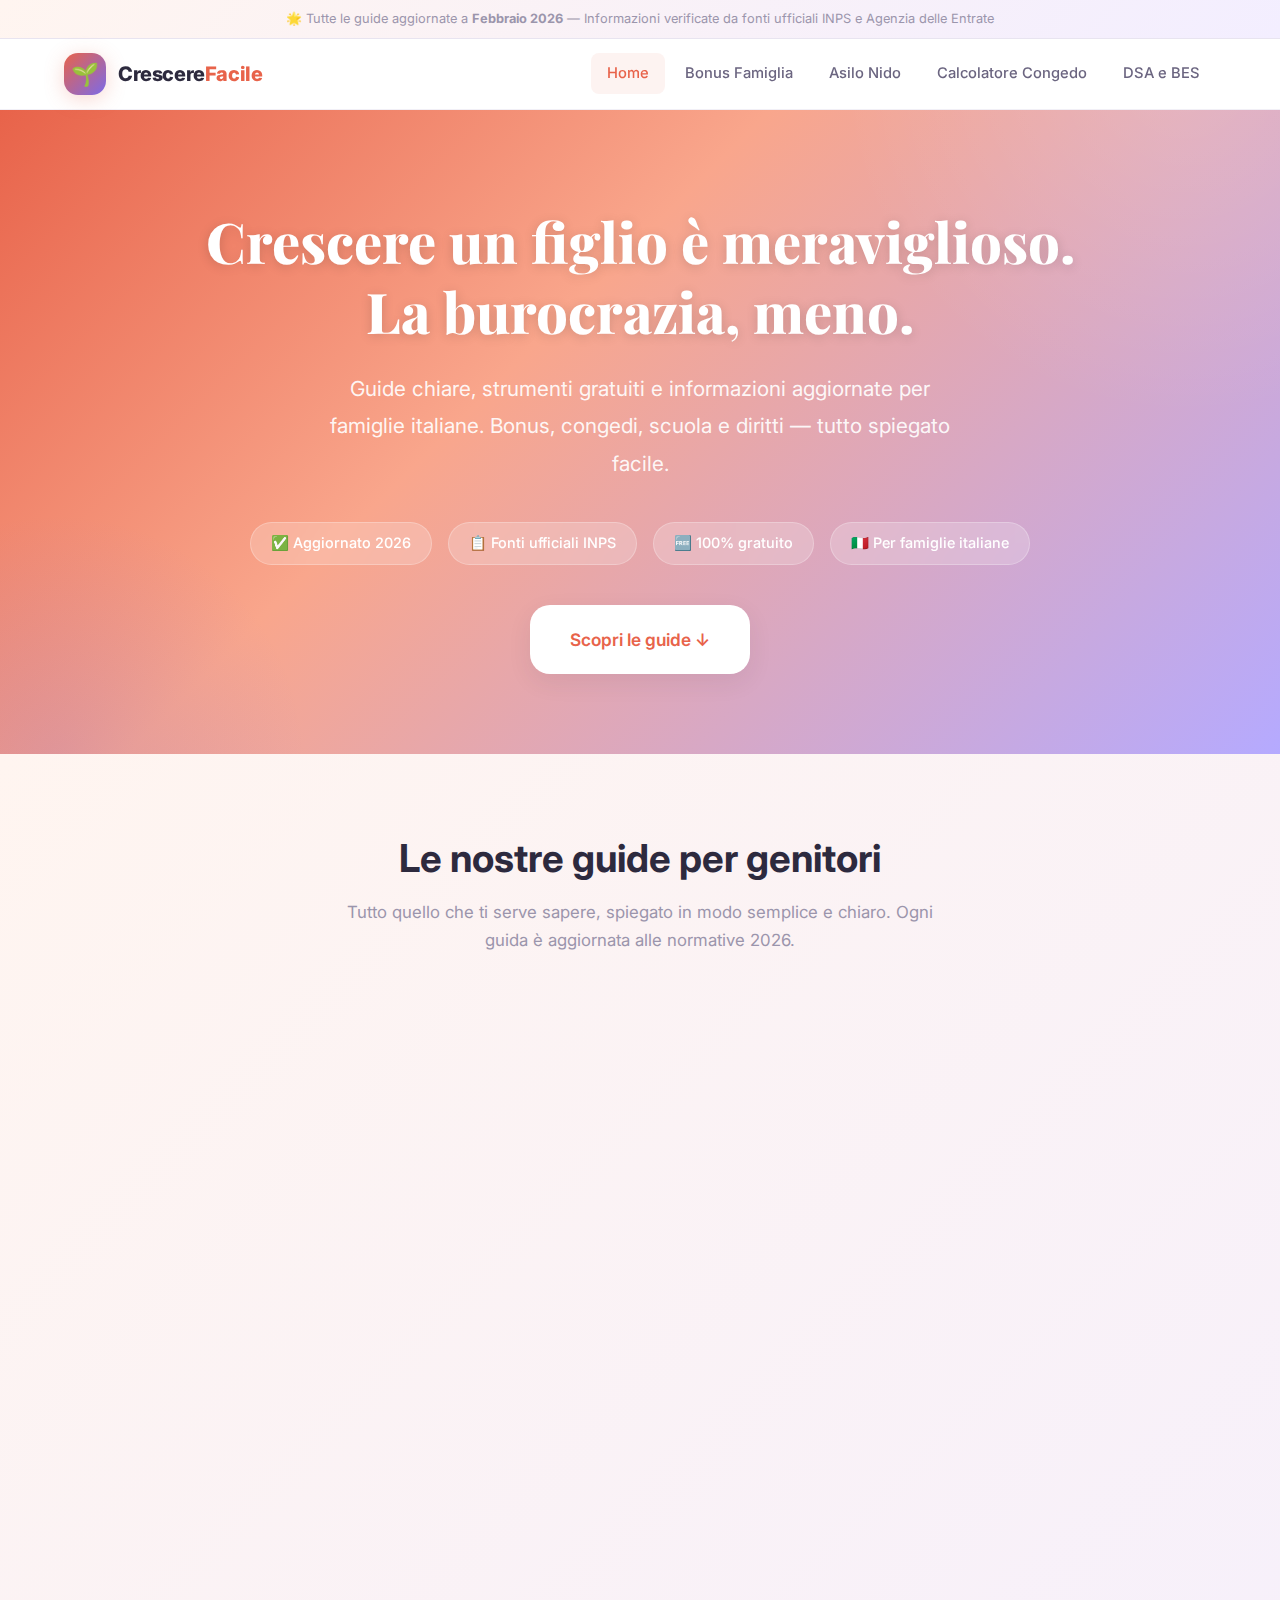
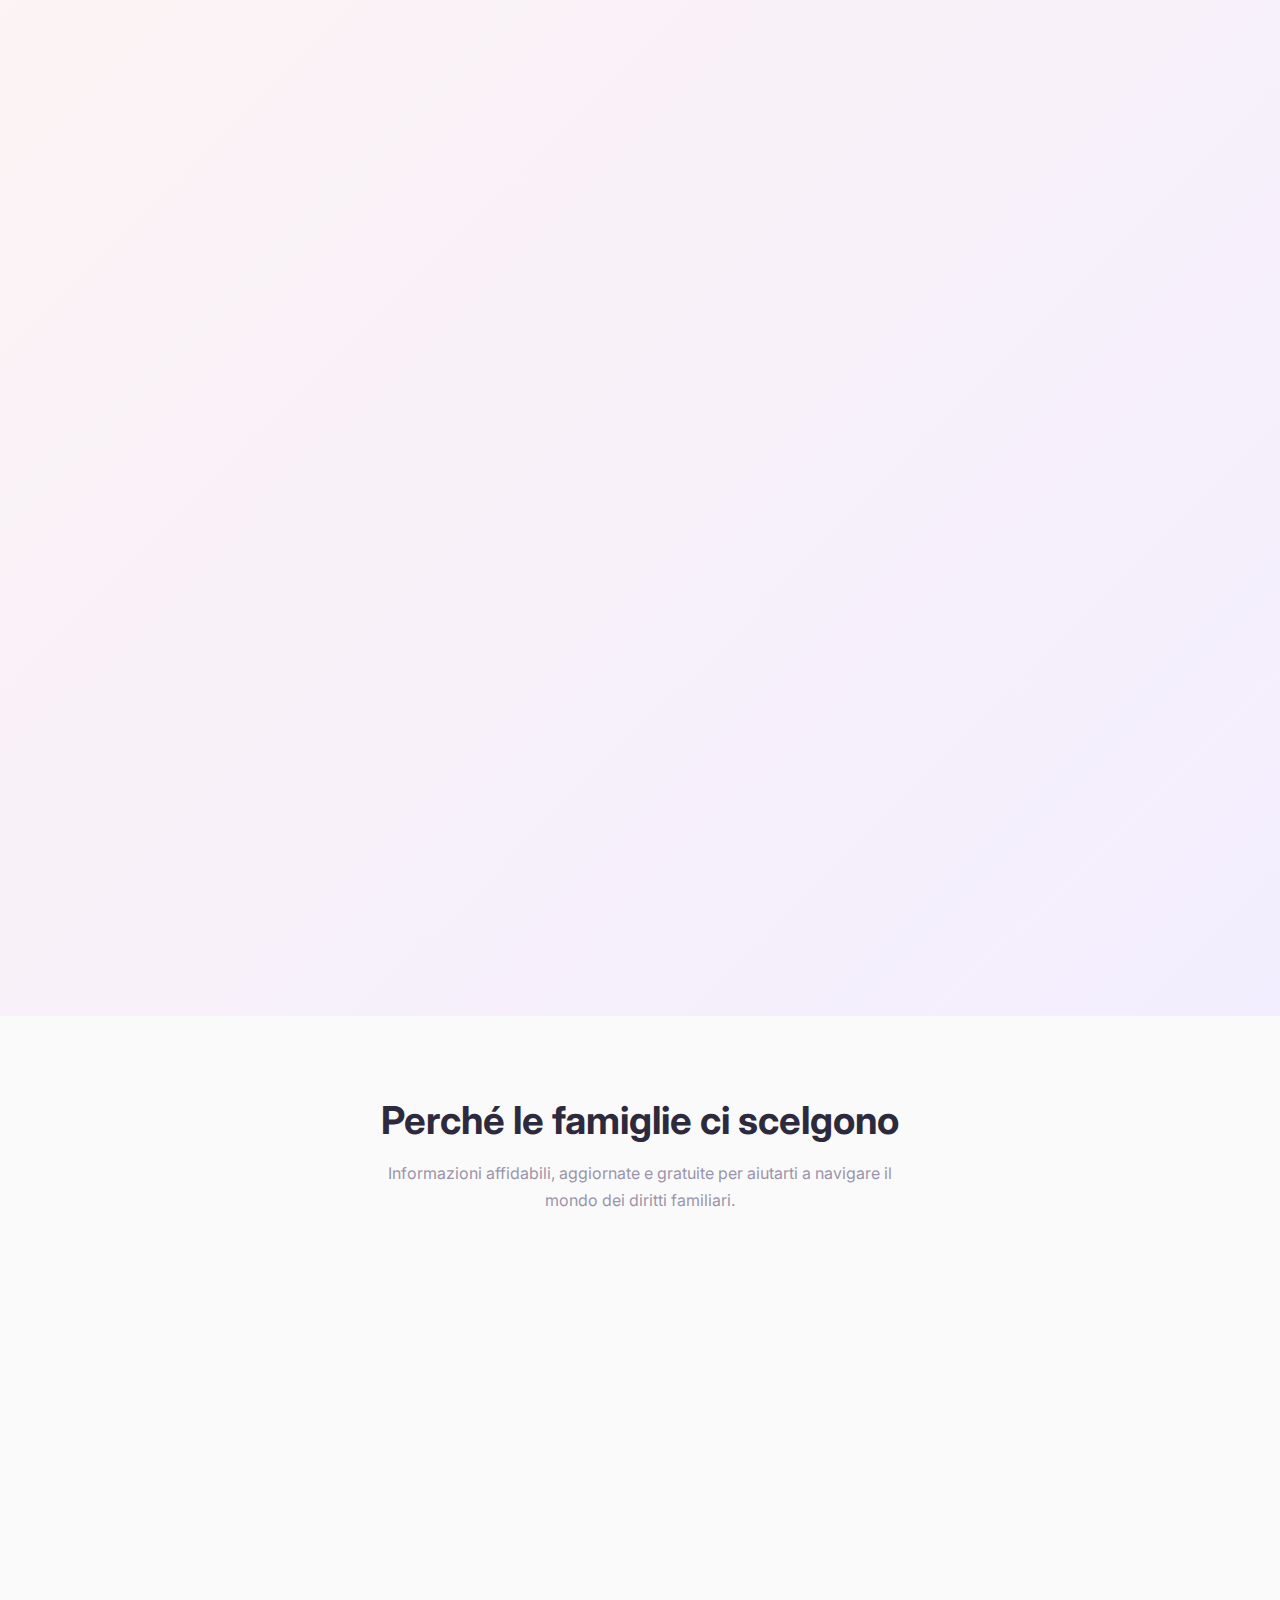
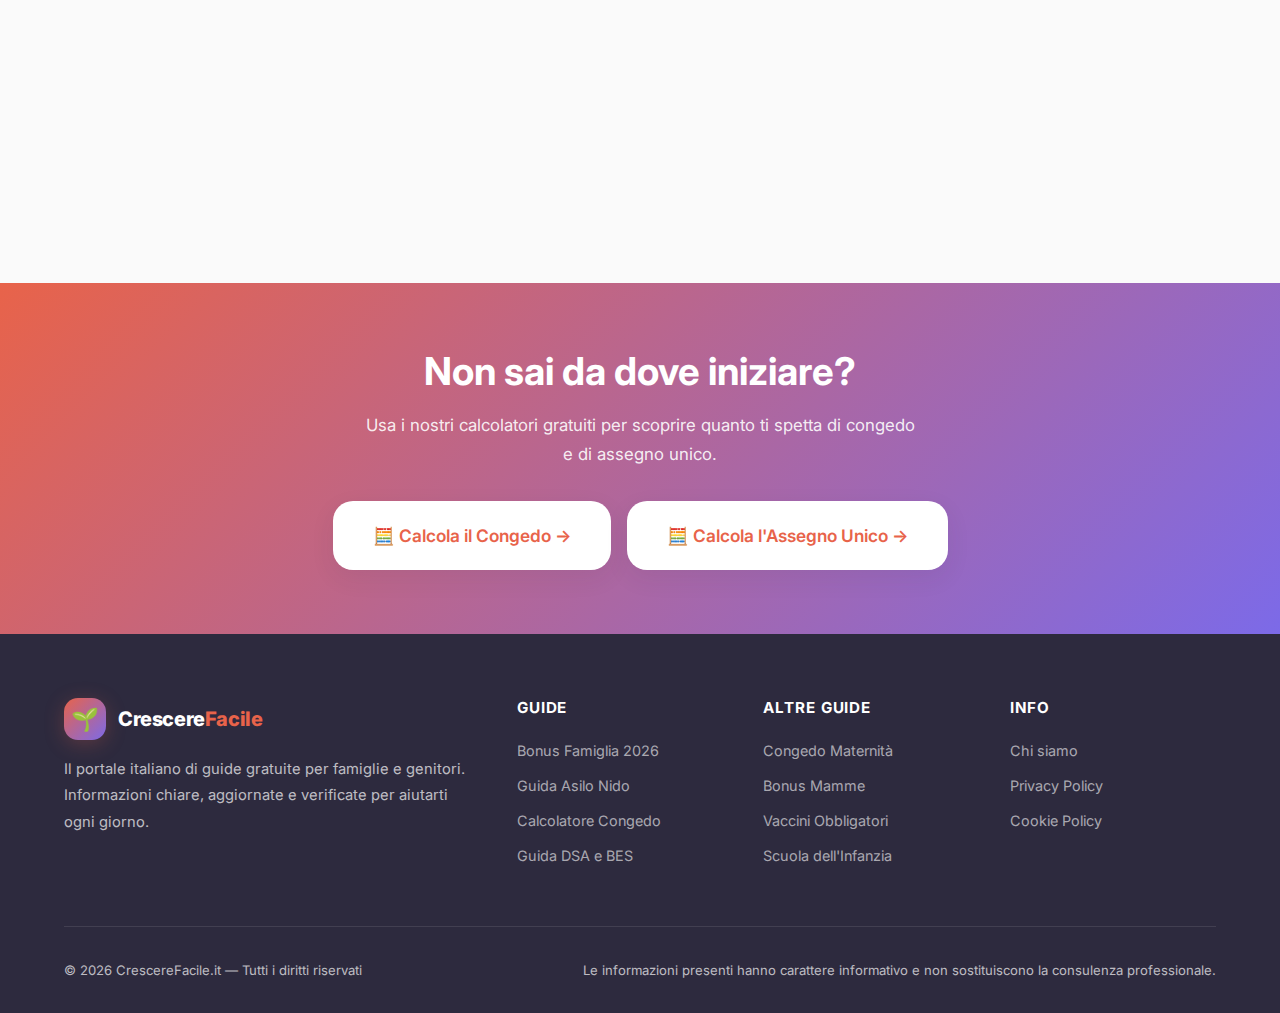
<file: index.html>
<!DOCTYPE html>
<html lang="it">

<head>
  <meta charset="UTF-8">
  <meta name="google-site-verification" content="s3Mx22SmQfAXUM_YHP-2B28Q132HBCEU3Lu9b6g4rX0" />
  <meta name="viewport" content="width=device-width, initial-scale=1.0">
  <title>CrescereFacile.it — Guida per Famiglie e Genitori Italia 2026</title>
  <meta name="description"
    content="Guide gratuite per famiglie italiane: bonus nascita 2026, assegno unico, congedo parentale, asilo nido, DSA e BES. Strumenti e calcolatori per genitori.">
  <meta name="keywords"
    content="bonus famiglia 2026, assegno unico universale, congedo parentale, asilo nido, DSA, BES, genitori, famiglia italia">
  <meta name="author" content="CrescereFacile.it">
  <meta name="robots" content="index, follow">
  <link rel="canonical" href="https://crescerefacile.it/">

  <meta property="og:type" content="website">
  <meta property="og:title" content="CrescereFacile.it — Guida per Famiglie e Genitori Italia 2026">
  <meta property="og:description"
    content="Guide gratuite, bonus, calcolatori e strumenti per famiglie italiane. Tutto quello che ti serve sapere, spiegato facile.">
  <meta property="og:url" content="https://crescerefacile.it/">
  <meta property="og:site_name" content="CrescereFacile.it">
  <meta property="og:locale" content="it_IT">

  <meta name="twitter:card" content="summary_large_image">
  <meta name="twitter:title" content="CrescereFacile.it — Guida per Famiglie e Genitori">
  <meta name="twitter:description" content="Bonus, guide e strumenti gratuiti per genitori italiani.">

  <link rel="stylesheet" href="css/style.css">
  <link rel="icon" type="image/svg+xml" href="favicon.svg">

  <script type="application/ld+json">
  {
    "@context": "https://schema.org",
    "@type": "WebSite",
    "name": "CrescereFacile.it",
    "alternateName": "Crescere Facile",
    "url": "https://crescerefacile.it/",
    "description": "Guide gratuite per famiglie italiane: bonus, strumenti e calcolatori per genitori.",
    "inLanguage": "it-IT",
    "publisher": {
      "@type": "Organization",
      "name": "CrescereFacile.it",
      "url": "https://crescerefacile.it/"
    },
    "potentialAction": {
      "@type": "SearchAction",
      "target": "https://crescerefacile.it/?s={search_term_string}",
      "query-input": "required name=search_term_string"
    }
  }
  </script>

  <script type="application/ld+json">
  {
    "@context": "https://schema.org",
    "@type": "Organization",
    "name": "CrescereFacile.it",
    "url": "https://crescerefacile.it/",
    "description": "Portale italiano di guide gratuite per famiglie e genitori.",
    "sameAs": []
  }
  </script>
</head>

<body>

  <!-- Top Banner -->
  <div class="top-banner">
    🌟 Tutte le guide aggiornate a <strong>Febbraio 2026</strong> — Informazioni verificate da fonti ufficiali INPS e
    Agenzia delle Entrate
  </div>

  <!-- Navigation -->
  <nav class="navbar" role="navigation" aria-label="Navigazione principale">
    <div class="container">
      <a href="index.html" class="nav-logo" aria-label="CrescereFacile homepage">
        <div class="nav-logo-icon">🌱</div>
        <div class="nav-logo-text">Crescere<span>Facile</span></div>
      </a>
      <button class="nav-toggle" aria-label="Apri menu" aria-expanded="false">☰</button>
      <ul class="nav-links">
        <li><a href="index.html" class="active">Home</a></li>
        <li><a href="bonus-famiglia.html">Bonus Famiglia</a></li>
        <li><a href="guida-asilo-nido.html">Asilo Nido</a></li>
        <li><a href="calcolatore-congedo.html">Calcolatore Congedo</a></li>
        <li><a href="guida-dsa-bes.html">DSA e BES</a></li>
      </ul>
    </div>
  </nav>

  <!-- Hero Section -->
  <section class="hero">
    <div class="container">
      <h1>Crescere un figlio è meraviglioso.<br>La burocrazia, meno.</h1>
      <p class="hero-subtitle">
        Guide chiare, strumenti gratuiti e informazioni aggiornate per famiglie italiane.
        Bonus, congedi, scuola e diritti — tutto spiegato facile.
      </p>

      <div class="hero-badges">
        <div class="hero-badge">✅ Aggiornato 2026</div>
        <div class="hero-badge">📋 Fonti ufficiali INPS</div>
        <div class="hero-badge">🆓 100% gratuito</div>
        <div class="hero-badge">🇮🇹 Per famiglie italiane</div>
      </div>

      <a href="#guide" class="btn btn-primary btn-lg"
        style="background: white; color: var(--clr-primary); box-shadow: var(--shadow-md);">
        Scopri le guide ↓
      </a>
    </div>
  </section>

  <!-- Main Cards Section -->
  <section class="section" id="guide" style="background: var(--grad-warm);">
    <div class="container">
      <div class="text-center" style="margin-bottom: var(--sp-12);">
        <h2>Le nostre guide per genitori</h2>
        <p class="text-muted" style="max-width: 600px; margin: var(--sp-4) auto 0; font-size: 1.05rem;">
          Tutto quello che ti serve sapere, spiegato in modo semplice e chiaro.
          Ogni guida è aggiornata alle normative 2026.
        </p>
      </div>

      <div class="cards-grid">

        <!-- Card 1: Bonus Famiglia -->
        <a href="bonus-famiglia.html" class="card">
          <div class="card-icon coral">💰</div>
          <h3>Bonus Famiglia e Maternità 2026</h3>
          <p>Assegno unico universale, bonus nascita, bonus asilo nido e tutte le agevolazioni per famiglie con figli.
            Importi, requisiti ISEE e come fare domanda.</p>
          <span class="card-link">Leggi la guida →</span>
        </a>

        <!-- Card 2: Asilo Nido -->
        <a href="guida-asilo-nido.html" class="card">
          <div class="card-icon lavender">🏫</div>
          <h3>Guida Asilo Nido e Scuola</h3>
          <p>Come iscrivere il bambino all'asilo, differenze tra nido comunale e privato, costi medi per regione,
            documenti necessari e bonus asilo nido.</p>
          <span class="card-link">Leggi la guida →</span>
        </a>

        <!-- Card 3: Calcolatore Congedo -->
        <a href="calcolatore-congedo.html" class="card">
          <div class="card-icon mint">🧮</div>
          <h3>Calcolatore Congedo Parentale</h3>
          <p>Calcola i giorni di congedo disponibili, la retribuzione spettante (100%, 80%, 30%) e le date. Aggiornato
            alla normativa 2026.</p>
          <span class="card-link">Usa il calcolatore →</span>
        </a>

        <!-- Card 4: DSA e BES -->
        <a href="guida-dsa-bes.html" class="card">
          <div class="card-icon gold">📖</div>
          <h3>Guida DSA e BES a Scuola</h3>
          <p>Cosa sono dislessia, disgrafia, discalculia. Come ottenere la diagnosi, il PDP, e tutti i diritti di tuo
            figlio secondo la Legge 170/2010.</p>
          <span class="card-link">Leggi la guida →</span>
        </a>

        <!-- Card 5: Congedo Maternità -->
        <a href="congedo-maternita.html" class="card">
          <div class="card-icon coral">🤰</div>
          <h3>Congedo Maternità e Paternità</h3>
          <p>5 mesi di maternità obbligatoria, 10 giorni paternità, maternità anticipata e flessibile. Domanda INPS
            passo-passo.</p>
          <span class="card-link">Leggi la guida →</span>
        </a>

        <!-- Card 6: Bonus Mamme Lavoratrici -->
        <a href="bonus-mamme-lavoratrici.html" class="card">
          <div class="card-icon lavender">👩‍💼</div>
          <h3>Bonus Mamme Lavoratrici 2026</h3>
          <p>Esonero contributivo fino a 3.000€/anno per mamme lavoratrici con 2+ figli. Calcolo importi, requisiti e
            cumulabilità.</p>
          <span class="card-link">Leggi la guida →</span>
        </a>

        <!-- Card 7: Vaccini Obbligatori -->
        <a href="vaccini-obbligatori.html" class="card">
          <div class="card-icon mint">💉</div>
          <h3>Vaccini Obbligatori Bambini</h3>
          <p>I 10 vaccini obbligatori per legge, calendario vaccinale 0-16 anni, documenti per scuola e asilo, vaccini
            raccomandati gratuiti.</p>
          <span class="card-link">Leggi la guida →</span>
        </a>

        <!-- Card 8: Scuola Infanzia -->
        <a href="guida-scuola-infanzia.html" class="card">
          <div class="card-icon gold">🎒</div>
          <h3>Guida Scuola dell'Infanzia</h3>
          <p>Iscrizione statale vs paritaria, anticipo scolastico, documenti, costi mensa e consigli per un inserimento
            sereno.</p>
          <span class="card-link">Leggi la guida →</span>
        </a>

        <!-- Card 9: Calcolatore Assegno Unico -->
        <a href="calcolatore-assegno-unico.html" class="card">
          <div class="card-icon coral">🧮</div>
          <h3>Calcolatore Assegno Unico</h3>
          <p>Calcola l'importo del tuo Assegno Unico Universale in base a ISEE, numero di figli, età e maggiorazioni.
            Tabella importi 2026.</p>
          <span class="card-link">Usa il calcolatore →</span>
        </a>

        <!-- Card 10: Guida Pediatra -->
        <a href="guida-pediatra.html" class="card">
          <div class="card-icon lavender">👶</div>
          <h3>Guida Scelta Pediatra</h3>
          <p>Come scegliere il pediatra per il neonato, cambio pediatra, bilanci di salute e quando andare al pronto
            soccorso.</p>
          <span class="card-link">Leggi la guida →</span>
        </a>

      </div>
    </div>
  </section>

  <!-- Stats / Trust Section -->
  <section class="section">
    <div class="container text-center">
      <h2>Perché le famiglie ci scelgono</h2>
      <p class="text-muted" style="max-width:550px; margin: var(--sp-4) auto var(--sp-12);">
        Informazioni affidabili, aggiornate e gratuite per aiutarti a navigare il mondo dei diritti familiari.
      </p>
      <div class="cards-grid" style="max-width: 900px; margin: 0 auto;">
        <div class="card" style="text-align:center; cursor:default;">
          <div style="font-size:2.5rem; margin-bottom:var(--sp-4);">📚</div>
          <h3 style="color:var(--clr-primary);">Guide Complete</h3>
          <p>Ogni argomento trattato dalla A alla Z con esempi pratici e tabelle aggiornate.</p>
        </div>
        <div class="card" style="text-align:center; cursor:default;">
          <div style="font-size:2.5rem; margin-bottom:var(--sp-4);">🏛️</div>
          <h3 style="color:var(--clr-secondary);">Fonti Ufficiali</h3>
          <p>Tutti i dati provengono da INPS, MIUR, Agenzia delle Entrate e Gazzetta Ufficiale.</p>
        </div>
        <div class="card" style="text-align:center; cursor:default;">
          <div style="font-size:2.5rem; margin-bottom:var(--sp-4);">🔄</div>
          <h3 style="color:var(--clr-accent);">Sempre Aggiornate</h3>
          <p>Normative e importi aggiornati ad ogni Legge di Bilancio e circolare INPS.</p>
        </div>
      </div>
    </div>
  </section>

  <!-- CTA Section -->
  <section class="section" style="background: var(--grad-cta); padding: var(--sp-16) 0;">
    <div class="container text-center">
      <h2 style="color:white; margin-bottom:var(--sp-4);">Non sai da dove iniziare?</h2>
      <p style="color:rgba(255,255,255,0.9); max-width:550px; margin:0 auto var(--sp-8); font-size:1.05rem;">
        Usa i nostri calcolatori gratuiti per scoprire quanto ti spetta di congedo e di assegno unico.
      </p>
      <div style="display:flex; gap:var(--sp-4); justify-content:center; flex-wrap:wrap;">
        <a href="calcolatore-congedo.html" class="btn btn-lg"
          style="background:white; color:var(--clr-primary); box-shadow:var(--shadow-md);">
          🧮 Calcola il Congedo →
        </a>
        <a href="calcolatore-assegno-unico.html" class="btn btn-lg"
          style="background:white; color:var(--clr-primary); box-shadow:var(--shadow-md);">
          🧮 Calcola l'Assegno Unico →
        </a>
      </div>
    </div>
  </section>

  <!-- Footer -->
  <footer class="footer">
    <div class="container">
      <div class="footer-grid">
        <div class="footer-brand">
          <a href="index.html" class="nav-logo" style="margin-bottom: var(--sp-2);">
            <div class="nav-logo-icon">🌱</div>
            <div class="nav-logo-text" style="color:white;">Crescere<span>Facile</span></div>
          </a>
          <p>Il portale italiano di guide gratuite per famiglie e genitori. Informazioni chiare, aggiornate e verificate
            per aiutarti ogni giorno.</p>
        </div>
        <div>
          <h4>Guide</h4>
          <ul class="footer-links">
            <li><a href="bonus-famiglia.html">Bonus Famiglia 2026</a></li>
            <li><a href="guida-asilo-nido.html">Guida Asilo Nido</a></li>
            <li><a href="calcolatore-congedo.html">Calcolatore Congedo</a></li>
            <li><a href="guida-dsa-bes.html">Guida DSA e BES</a></li>
          </ul>
        </div>
        <div>
          <h4>Altre Guide</h4>
          <ul class="footer-links">
            <li><a href="congedo-maternita.html">Congedo Maternità</a></li>
            <li><a href="bonus-mamme-lavoratrici.html">Bonus Mamme</a></li>
            <li><a href="vaccini-obbligatori.html">Vaccini Obbligatori</a></li>
            <li><a href="guida-scuola-infanzia.html">Scuola dell'Infanzia</a></li>
          </ul>
        </div>
        <div>
          <h4>Info</h4>
          <ul class="footer-links">
            <li><a href="chi-siamo.html">Chi siamo</a></li>
            <li><a href="privacy-policy.html">Privacy Policy</a></li>
            <li><a href="cookie-policy.html">Cookie Policy</a></li>
          </ul>
        </div>
      </div>
      <div class="footer-bottom">
        <span>© 2026 CrescereFacile.it — Tutti i diritti riservati</span>
        <span>Le informazioni presenti hanno carattere informativo e non sostituiscono la consulenza
          professionale.</span>
      </div>
    </div>
  </footer>

  <script src="js/main.js"></script>
</body>

</html>
</file>
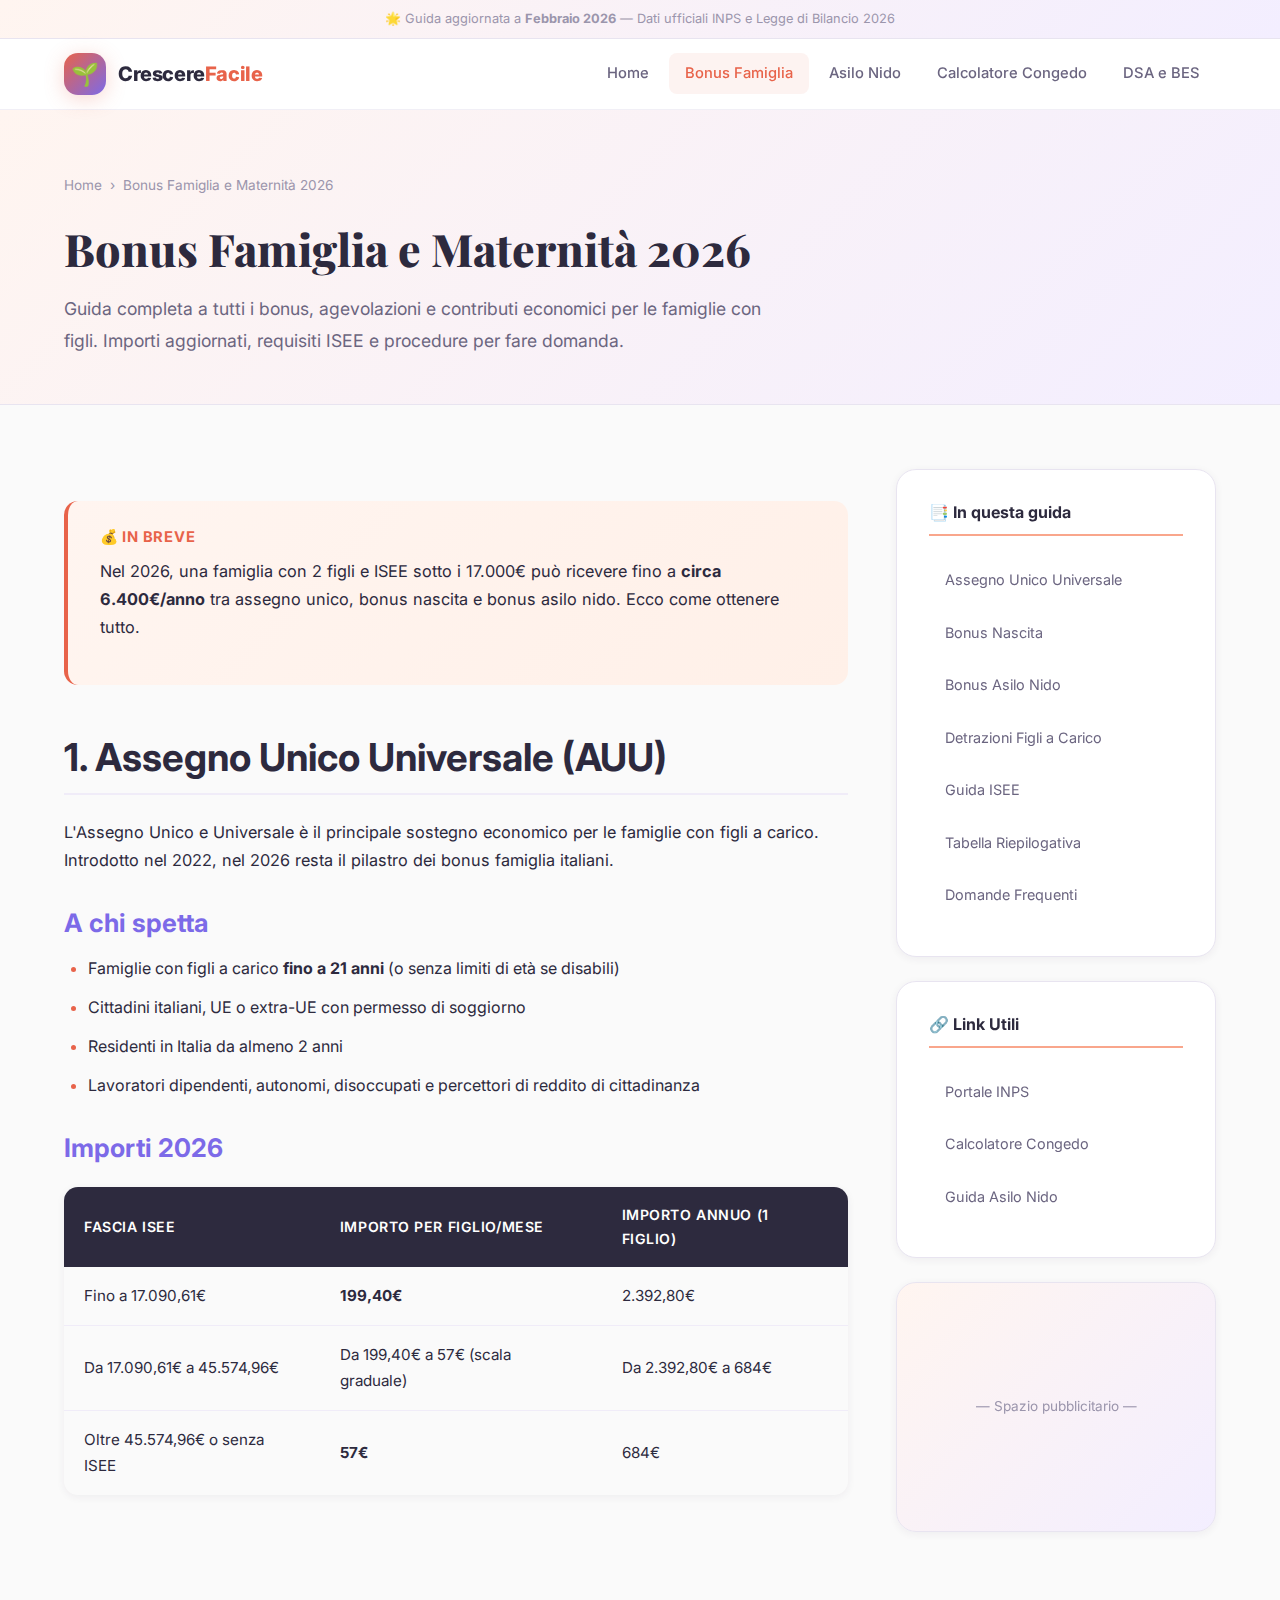
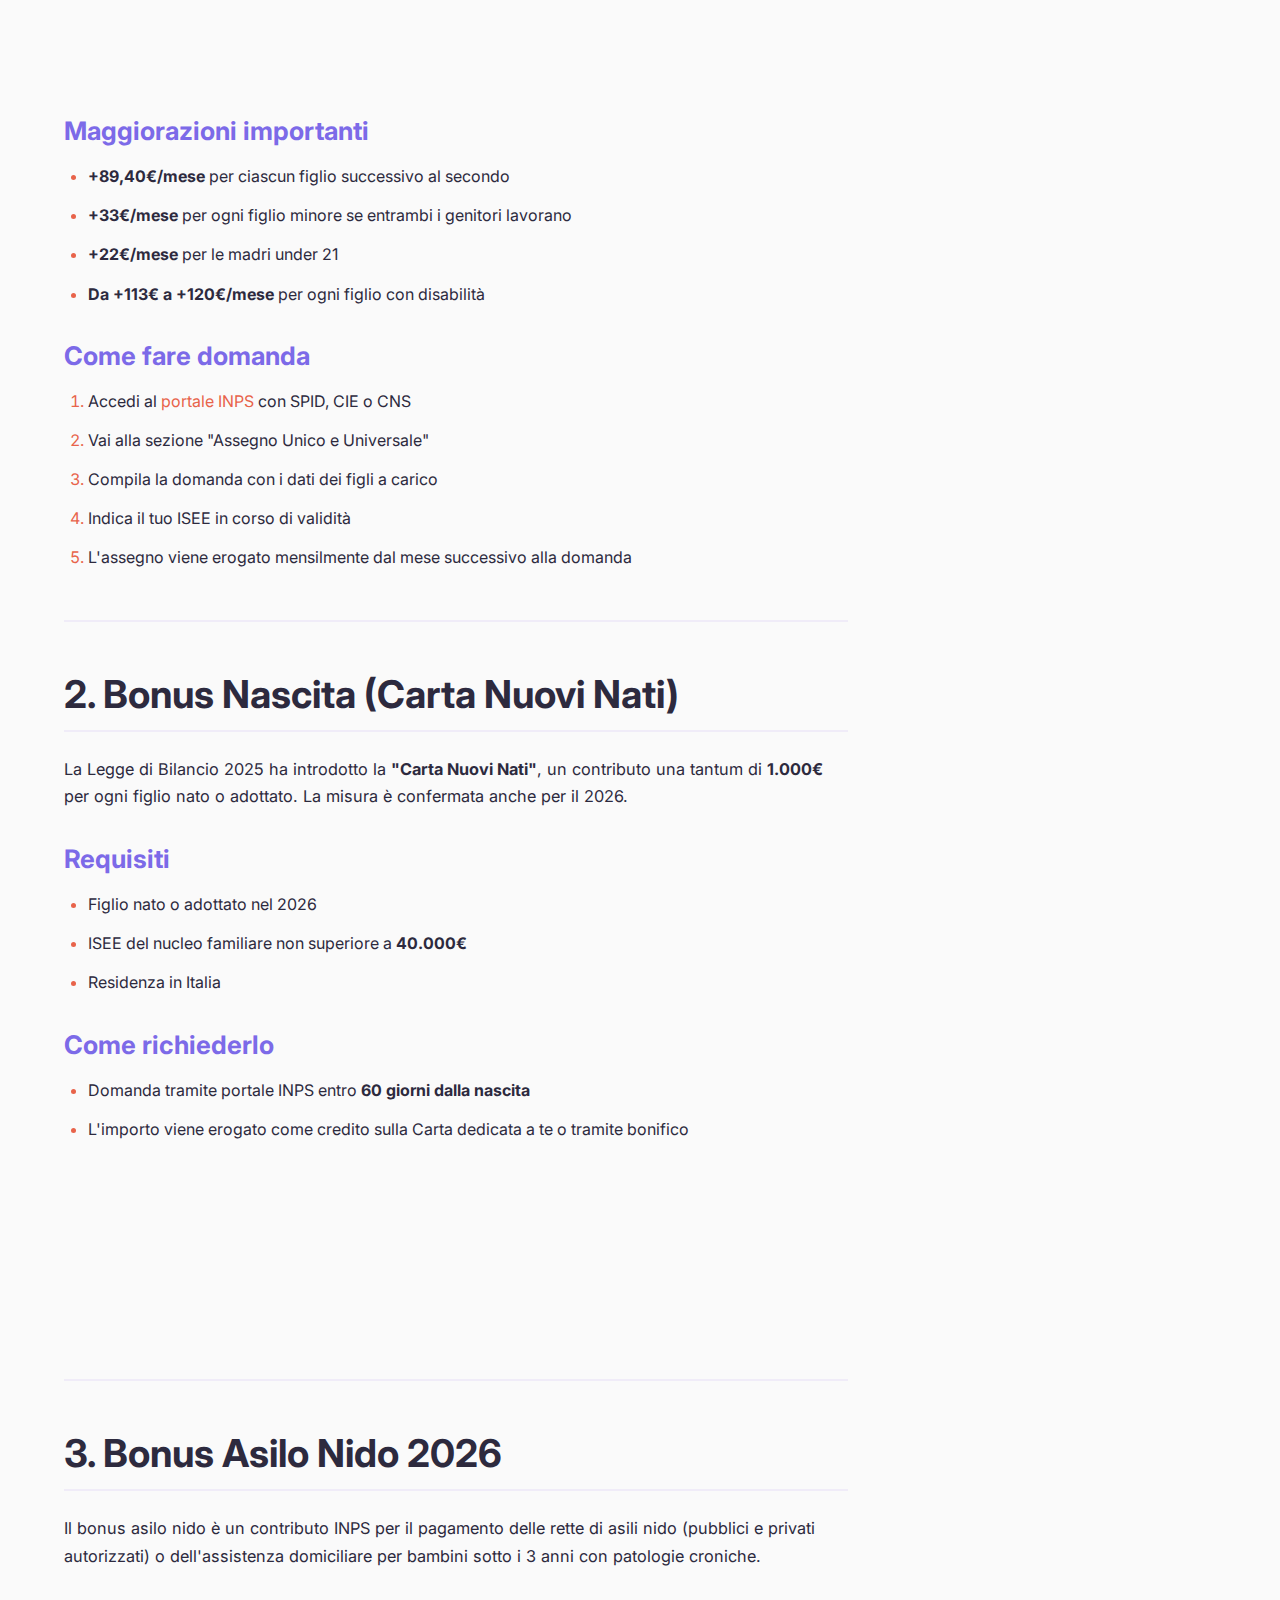
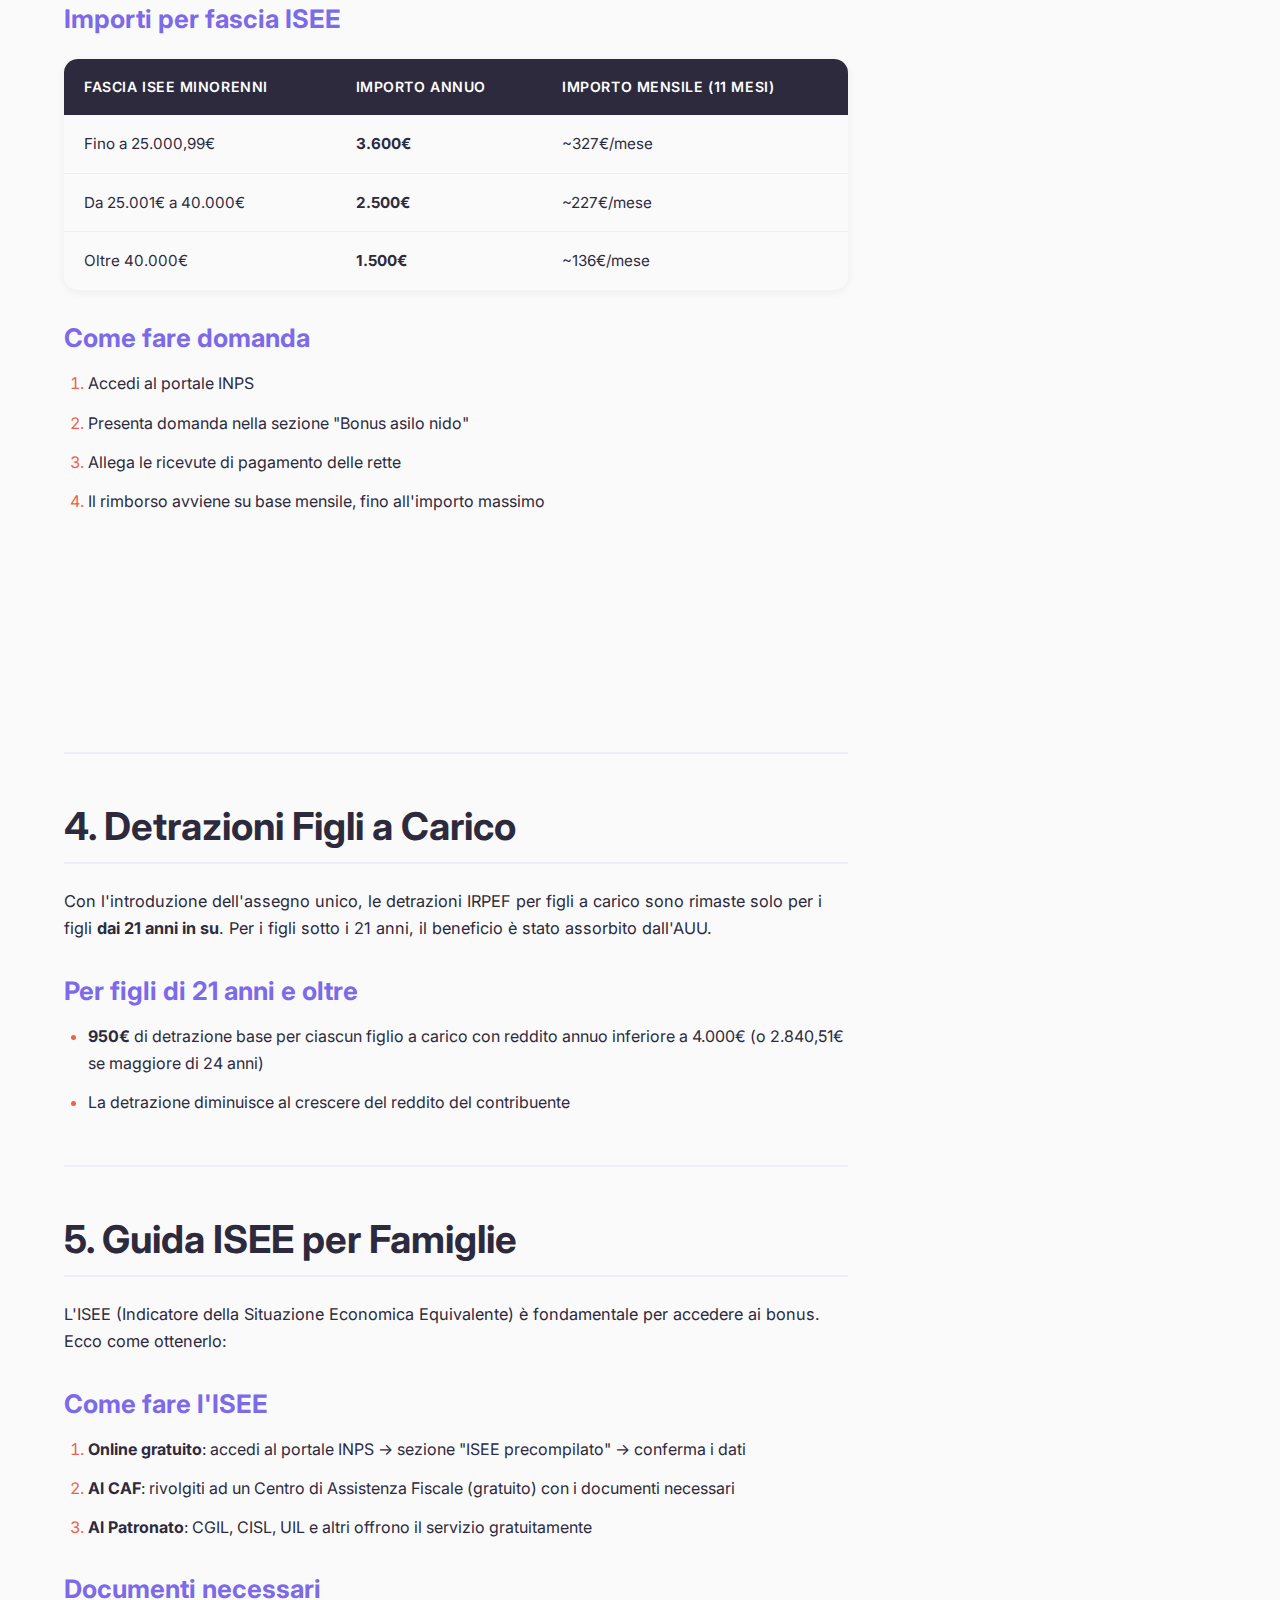
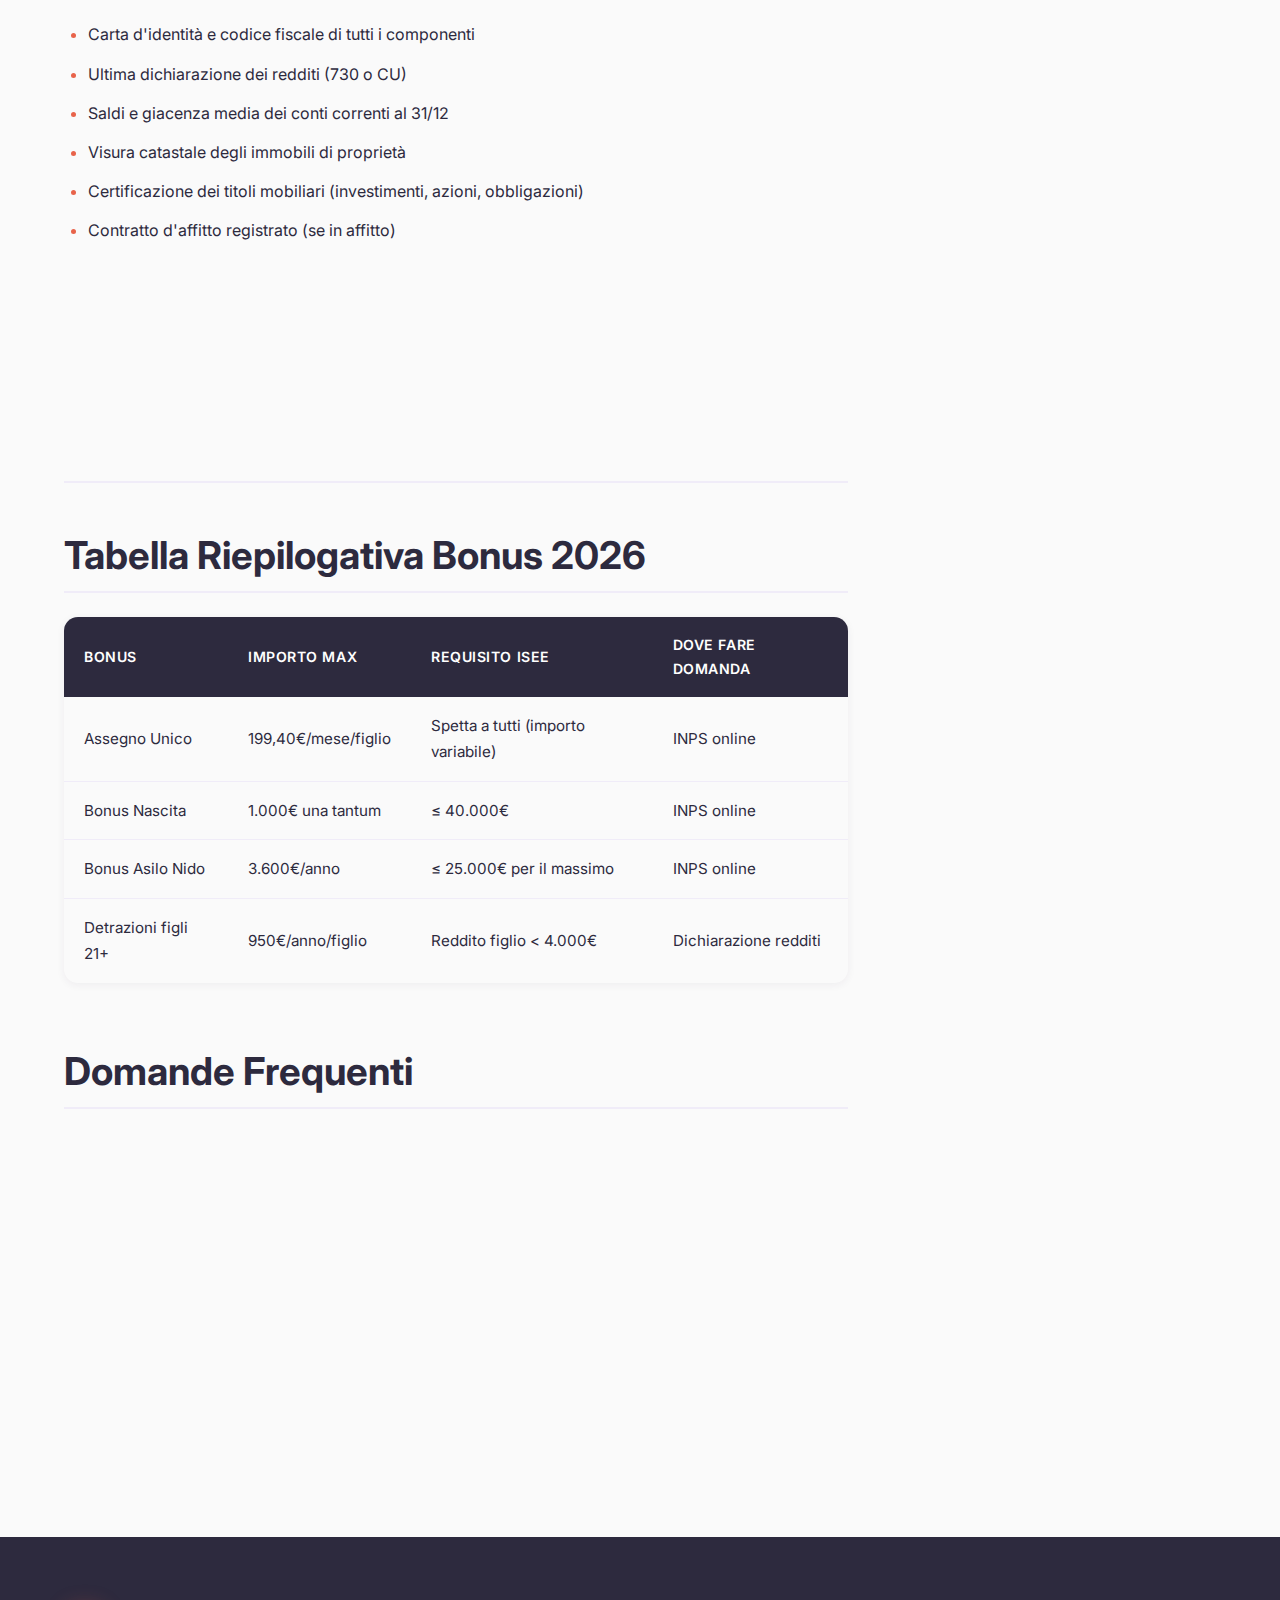
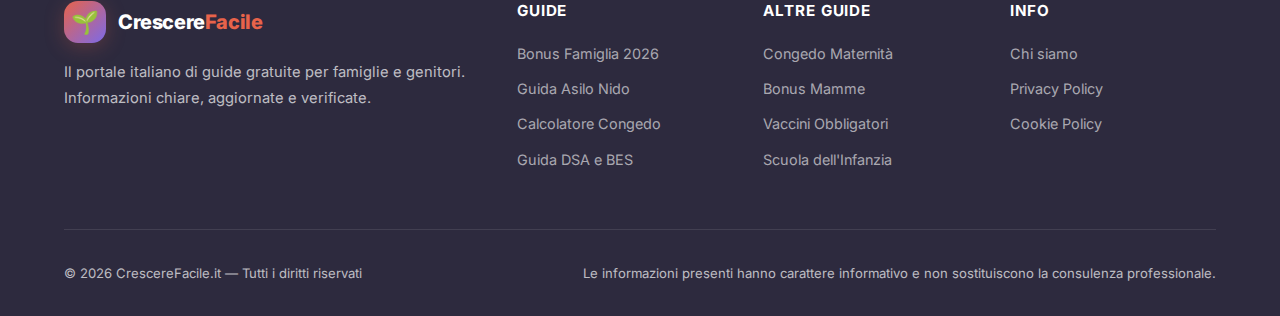
<file: bonus-famiglia.html>
<!DOCTYPE html>
<html lang="it">

<head>
    <meta charset="UTF-8">
    <meta name="viewport" content="width=device-width, initial-scale=1.0">
    <title>Bonus Famiglia e Maternità 2026 — Guida Completa | CrescereFacile.it</title>
    <meta name="description"
        content="Guida completa ai bonus famiglia 2026: assegno unico universale, bonus nascita, bonus asilo nido, detrazioni figli a carico. Importi, requisiti ISEE e come fare domanda.">
    <meta name="keywords"
        content="bonus nascita 2026, assegno unico universale, bonus famiglia 2026, bonus bebè, bonus asilo nido, detrazioni figli a carico, ISEE famiglia">
    <meta name="robots" content="index, follow">
    <link rel="canonical" href="https://crescerefacile.it/bonus-famiglia.html">

    <meta property="og:type" content="article">
    <meta property="og:title" content="Bonus Famiglia e Maternità 2026 — Guida Completa">
    <meta property="og:description"
        content="Tutti i bonus per famiglie con figli nel 2026: importi, requisiti e come fare domanda.">
    <meta property="og:url" content="https://crescerefacile.it/bonus-famiglia.html">
    <meta property="og:site_name" content="CrescereFacile.it">
    <meta property="og:locale" content="it_IT">

    <link rel="stylesheet" href="css/style.css">
    <link rel="icon" type="image/svg+xml" href="favicon.svg">

    <!-- Schema.org - Article -->
    <script type="application/ld+json">
  {
    "@context": "https://schema.org",
    "@type": "Article",
    "headline": "Bonus Famiglia e Maternità 2026: Guida Completa",
    "description": "Guida completa ai bonus famiglia 2026: assegno unico universale, bonus nascita, bonus asilo nido.",
    "datePublished": "2026-02-15",
    "dateModified": "2026-02-15",
    "author": {
      "@type": "Organization",
      "name": "CrescereFacile.it",
      "url": "https://crescerefacile.it/"
    },
    "publisher": {
      "@type": "Organization",
      "name": "CrescereFacile.it"
    },
    "mainEntityOfPage": "https://crescerefacile.it/bonus-famiglia.html",
    "inLanguage": "it-IT"
  }
  </script>

    <!-- Schema.org - FAQPage -->
    <script type="application/ld+json">
  {
    "@context": "https://schema.org",
    "@type": "FAQPage",
    "mainEntity": [
      {
        "@type": "Question",
        "name": "Quanto è l'assegno unico universale nel 2026?",
        "acceptedAnswer": {
          "@type": "Answer",
          "text": "Nel 2026 l'importo base dell'assegno unico va da un minimo di 57€ a un massimo di 199,40€ al mese per figlio, in base all'ISEE del nucleo familiare. Per ISEE fino a 17.090,61€ si riceve l'importo massimo, mentre per ISEE superiore a 45.574,96€ si riceve l'importo minimo."
        }
      },
      {
        "@type": "Question",
        "name": "Come si richiede il bonus nascita 2026?",
        "acceptedAnswer": {
          "@type": "Answer",
          "text": "Il bonus nascita (Carta Nuovi Nati) di 1.000€ si richiede tramite il portale INPS con SPID, CIE o CNS. La domanda può essere presentata entro 60 giorni dalla nascita del figlio. È necessario un ISEE in corso di validità non superiore a 40.000€."
        }
      },
      {
        "@type": "Question",
        "name": "Cos'è il bonus asilo nido e quanto spetta?",
        "acceptedAnswer": {
          "@type": "Answer",
          "text": "Il bonus asilo nido è un contributo INPS per il pagamento delle rette di asili nido pubblici e privati autorizzati. Nel 2026, l'importo va da 1.500€ a 3.600€ annui in base all'ISEE minorenni. Per ISEE fino a 25.000,99€ spettano 3.600€ annui."
        }
      },
      {
        "@type": "Question",
        "name": "Quali sono i requisiti ISEE per i bonus famiglia?",
        "acceptedAnswer": {
          "@type": "Answer",
          "text": "L'assegno unico universale spetta a tutti, indipendentemente dall'ISEE (anche senza ISEE si riceve l'importo minimo). Il bonus nascita richiede ISEE sotto i 40.000€. Il bonus asilo nido ha fasce ISEE diverse con importi crescenti per ISEE più bassi."
        }
      }
    ]
  }
  </script>
</head>

<body>

    <div class="top-banner">
        🌟 Guida aggiornata a <strong>Febbraio 2026</strong> — Dati ufficiali INPS e Legge di Bilancio 2026
    </div>

    <!-- Navigation -->
    <nav class="navbar" role="navigation" aria-label="Navigazione principale">
        <div class="container">
            <a href="index.html" class="nav-logo" aria-label="CrescereFacile homepage">
                <div class="nav-logo-icon">🌱</div>
                <div class="nav-logo-text">Crescere<span>Facile</span></div>
            </a>
            <button class="nav-toggle" aria-label="Apri menu" aria-expanded="false">☰</button>
            <ul class="nav-links">
                <li><a href="index.html">Home</a></li>
                <li><a href="bonus-famiglia.html" class="active">Bonus Famiglia</a></li>
                <li><a href="guida-asilo-nido.html">Asilo Nido</a></li>
                <li><a href="calcolatore-congedo.html">Calcolatore Congedo</a></li>
                <li><a href="guida-dsa-bes.html">DSA e BES</a></li>
            </ul>
        </div>
    </nav>

    <!-- Page Header -->
    <header class="page-header">
        <div class="container">
            <ul class="breadcrumb">
                <li><a href="index.html">Home</a></li>
                <li>›</li>
                <li>Bonus Famiglia e Maternità 2026</li>
            </ul>
            <h1>Bonus Famiglia e Maternità 2026</h1>
            <p class="lead">Guida completa a tutti i bonus, agevolazioni e contributi economici per le famiglie con
                figli. Importi aggiornati, requisiti ISEE e procedure per fare domanda.</p>
        </div>
    </header>

    <!-- Content -->
    <div class="page-content">
        <div class="container content-layout">

            <!-- Main Article -->
            <main class="content-main article">

                <div class="info-box bonus">
                    <div class="info-box-title">💰 In breve</div>
                    <p>Nel 2026, una famiglia con 2 figli e ISEE sotto i 17.000€ può ricevere fino a <strong>circa
                            6.400€/anno</strong> tra assegno unico, bonus nascita e bonus asilo nido. Ecco come ottenere
                        tutto.</p>
                </div>

                <h2 id="assegno-unico">1. Assegno Unico Universale (AUU)</h2>

                <p>L'Assegno Unico e Universale è il principale sostegno economico per le famiglie con figli a carico.
                    Introdotto nel 2022, nel 2026 resta il pilastro dei bonus famiglia italiani.</p>

                <h3>A chi spetta</h3>
                <ul>
                    <li>Famiglie con figli a carico <strong>fino a 21 anni</strong> (o senza limiti di età se disabili)
                    </li>
                    <li>Cittadini italiani, UE o extra-UE con permesso di soggiorno</li>
                    <li>Residenti in Italia da almeno 2 anni</li>
                    <li>Lavoratori dipendenti, autonomi, disoccupati e percettori di reddito di cittadinanza</li>
                </ul>

                <h3>Importi 2026</h3>
                <div class="data-table-wrapper">
                    <table class="data-table">
                        <thead>
                            <tr>
                                <th>Fascia ISEE</th>
                                <th>Importo per figlio/mese</th>
                                <th>Importo annuo (1 figlio)</th>
                            </tr>
                        </thead>
                        <tbody>
                            <tr>
                                <td>Fino a 17.090,61€</td>
                                <td><strong>199,40€</strong></td>
                                <td>2.392,80€</td>
                            </tr>
                            <tr>
                                <td>Da 17.090,61€ a 45.574,96€</td>
                                <td>Da 199,40€ a 57€ (scala graduale)</td>
                                <td>Da 2.392,80€ a 684€</td>
                            </tr>
                            <tr>
                                <td>Oltre 45.574,96€ o senza ISEE</td>
                                <td><strong>57€</strong></td>
                                <td>684€</td>
                            </tr>
                        </tbody>
                    </table>
                </div>

                <div class="info-box tip">
                    <div class="info-box-title">💡 Consiglio</div>
                    <p>Presenta <strong>sempre</strong> l'ISEE aggiornato! Senza ISEE riceverai solo l'importo minimo
                        (57€/mese). L'ISEE si può fare gratuitamente al CAF o online tramite il portale INPS.</p>
                </div>

                <h3>Maggiorazioni importanti</h3>
                <ul>
                    <li><strong>+89,40€/mese</strong> per ciascun figlio successivo al secondo</li>
                    <li><strong>+33€/mese</strong> per ogni figlio minore se entrambi i genitori lavorano</li>
                    <li><strong>+22€/mese</strong> per le madri under 21</li>
                    <li><strong>Da +113€ a +120€/mese</strong> per ogni figlio con disabilità</li>
                </ul>

                <h3>Come fare domanda</h3>
                <ol>
                    <li>Accedi al <a href="https://www.inps.it" target="_blank" rel="noopener">portale INPS</a> con
                        SPID, CIE o CNS</li>
                    <li>Vai alla sezione "Assegno Unico e Universale"</li>
                    <li>Compila la domanda con i dati dei figli a carico</li>
                    <li>Indica il tuo ISEE in corso di validità</li>
                    <li>L'assegno viene erogato mensilmente dal mese successivo alla domanda</li>
                </ol>

                <hr style="margin: var(--sp-12) 0; border: none; border-top: 2px solid var(--clr-divider);">

                <h2 id="bonus-nascita">2. Bonus Nascita (Carta Nuovi Nati)</h2>

                <p>La Legge di Bilancio 2025 ha introdotto la <strong>"Carta Nuovi Nati"</strong>, un contributo una
                    tantum di <strong>1.000€</strong> per ogni figlio nato o adottato. La misura è confermata anche per
                    il 2026.</p>

                <h3>Requisiti</h3>
                <ul>
                    <li>Figlio nato o adottato nel 2026</li>
                    <li>ISEE del nucleo familiare non superiore a <strong>40.000€</strong></li>
                    <li>Residenza in Italia</li>
                </ul>

                <h3>Come richiederlo</h3>
                <ul>
                    <li>Domanda tramite portale INPS entro <strong>60 giorni dalla nascita</strong></li>
                    <li>L'importo viene erogato come credito sulla Carta dedicata a te o tramite bonifico</li>
                </ul>

                <div class="info-box important">
                    <div class="info-box-title">⚠️ Importante</div>
                    <p>Non confondere il bonus nascita con il vecchio "Bonus bebè" (scaduto nel 2022). La Carta Nuovi
                        Nati è una misura diversa e richiede una domanda specifica.</p>
                </div>

                <hr style="margin: var(--sp-12) 0; border: none; border-top: 2px solid var(--clr-divider);">

                <h2 id="bonus-asilo">3. Bonus Asilo Nido 2026</h2>

                <p>Il bonus asilo nido è un contributo INPS per il pagamento delle rette di asili nido (pubblici e
                    privati autorizzati) o dell'assistenza domiciliare per bambini sotto i 3 anni con patologie
                    croniche.</p>

                <h3>Importi per fascia ISEE</h3>
                <div class="data-table-wrapper">
                    <table class="data-table">
                        <thead>
                            <tr>
                                <th>Fascia ISEE minorenni</th>
                                <th>Importo annuo</th>
                                <th>Importo mensile (11 mesi)</th>
                            </tr>
                        </thead>
                        <tbody>
                            <tr>
                                <td>Fino a 25.000,99€</td>
                                <td><strong>3.600€</strong></td>
                                <td>~327€/mese</td>
                            </tr>
                            <tr>
                                <td>Da 25.001€ a 40.000€</td>
                                <td><strong>2.500€</strong></td>
                                <td>~227€/mese</td>
                            </tr>
                            <tr>
                                <td>Oltre 40.000€</td>
                                <td><strong>1.500€</strong></td>
                                <td>~136€/mese</td>
                            </tr>
                        </tbody>
                    </table>
                </div>

                <h3>Come fare domanda</h3>
                <ol>
                    <li>Accedi al portale INPS</li>
                    <li>Presenta domanda nella sezione "Bonus asilo nido"</li>
                    <li>Allega le ricevute di pagamento delle rette</li>
                    <li>Il rimborso avviene su base mensile, fino all'importo massimo</li>
                </ol>

                <div class="info-box tip">
                    <div class="info-box-title">💡 Importante</div>
                    <p>Il bonus asilo nido è <strong>cumulabile</strong> con l'assegno unico universale! Non devi
                        scegliere tra i due.</p>
                </div>

                <hr style="margin: var(--sp-12) 0; border: none; border-top: 2px solid var(--clr-divider);">

                <h2 id="detrazioni-figli">4. Detrazioni Figli a Carico</h2>

                <p>Con l'introduzione dell'assegno unico, le detrazioni IRPEF per figli a carico sono rimaste solo per i
                    figli <strong>dai 21 anni in su</strong>. Per i figli sotto i 21 anni, il beneficio è stato
                    assorbito dall'AUU.</p>

                <h3>Per figli di 21 anni e oltre</h3>
                <ul>
                    <li><strong>950€</strong> di detrazione base per ciascun figlio a carico con reddito annuo inferiore
                        a 4.000€ (o 2.840,51€ se maggiore di 24 anni)</li>
                    <li>La detrazione diminuisce al crescere del reddito del contribuente</li>
                </ul>

                <hr style="margin: var(--sp-12) 0; border: none; border-top: 2px solid var(--clr-divider);">

                <h2 id="isee">5. Guida ISEE per Famiglie</h2>

                <p>L'ISEE (Indicatore della Situazione Economica Equivalente) è fondamentale per accedere ai bonus. Ecco
                    come ottenerlo:</p>

                <h3>Come fare l'ISEE</h3>
                <ol>
                    <li><strong>Online gratuito</strong>: accedi al portale INPS → sezione "ISEE precompilato" →
                        conferma i dati</li>
                    <li><strong>Al CAF</strong>: rivolgiti ad un Centro di Assistenza Fiscale (gratuito) con i documenti
                        necessari</li>
                    <li><strong>Al Patronato</strong>: CGIL, CISL, UIL e altri offrono il servizio gratuitamente</li>
                </ol>

                <h3>Documenti necessari</h3>
                <ul>
                    <li>Carta d'identità e codice fiscale di tutti i componenti</li>
                    <li>Ultima dichiarazione dei redditi (730 o CU)</li>
                    <li>Saldi e giacenza media dei conti correnti al 31/12</li>
                    <li>Visura catastale degli immobili di proprietà</li>
                    <li>Certificazione dei titoli mobiliari (investimenti, azioni, obbligazioni)</li>
                    <li>Contratto d'affitto registrato (se in affitto)</li>
                </ul>

                <div class="info-box warning">
                    <div class="info-box-title">⚠️ Attenzione</div>
                    <p>L'ISEE ha validità dal <strong>1° gennaio al 31 dicembre</strong> di ogni anno. Ricordati di
                        rinnovarlo a inizio anno per non perdere i bonus!</p>
                </div>

                <hr style="margin: var(--sp-12) 0; border: none; border-top: 2px solid var(--clr-divider);">

                <h2 id="riepilogo">Tabella Riepilogativa Bonus 2026</h2>

                <div class="data-table-wrapper">
                    <table class="data-table">
                        <thead>
                            <tr>
                                <th>Bonus</th>
                                <th>Importo max</th>
                                <th>Requisito ISEE</th>
                                <th>Dove fare domanda</th>
                            </tr>
                        </thead>
                        <tbody>
                            <tr>
                                <td>Assegno Unico</td>
                                <td>199,40€/mese/figlio</td>
                                <td>Spetta a tutti (importo variabile)</td>
                                <td>INPS online</td>
                            </tr>
                            <tr>
                                <td>Bonus Nascita</td>
                                <td>1.000€ una tantum</td>
                                <td>≤ 40.000€</td>
                                <td>INPS online</td>
                            </tr>
                            <tr>
                                <td>Bonus Asilo Nido</td>
                                <td>3.600€/anno</td>
                                <td>≤ 25.000€ per il massimo</td>
                                <td>INPS online</td>
                            </tr>
                            <tr>
                                <td>Detrazioni figli 21+</td>
                                <td>950€/anno/figlio</td>
                                <td>Reddito figlio &lt; 4.000€</td>
                                <td>Dichiarazione redditi</td>
                            </tr>
                        </tbody>
                    </table>
                </div>

                <!-- FAQ -->
                <h2 id="faq" style="margin-top: var(--sp-16);">Domande Frequenti</h2>

                <div class="faq-list">
                    <div class="faq-item">
                        <button class="faq-question">
                            Quanto è l'assegno unico universale nel 2026?
                            <span class="arrow">▼</span>
                        </button>
                        <div class="faq-answer">
                            <div class="faq-answer-inner">
                                Nel 2026 l'importo base dell'assegno unico va da un minimo di 57€ a un massimo di
                                199,40€ al mese per figlio, in base all'ISEE del nucleo familiare. Per ISEE fino a
                                17.090,61€ si riceve l'importo massimo.
                            </div>
                        </div>
                    </div>

                    <div class="faq-item">
                        <button class="faq-question">
                            Il bonus nascita e l'assegno unico sono cumulabili?
                            <span class="arrow">▼</span>
                        </button>
                        <div class="faq-answer">
                            <div class="faq-answer-inner">
                                Sì! Il bonus nascita (Carta Nuovi Nati) di 1.000€ è completamente cumulabile con
                                l'assegno unico universale e con il bonus asilo nido. Puoi richiederli tutti
                                contemporaneamente.
                            </div>
                        </div>
                    </div>

                    <div class="faq-item">
                        <button class="faq-question">
                            Cosa succede se non presento l'ISEE?
                            <span class="arrow">▼</span>
                        </button>
                        <div class="faq-answer">
                            <div class="faq-answer-inner">
                                Puoi comunque ricevere l'assegno unico, ma solo nell'importo minimo (57€/mese per
                                figlio). Per il bonus nascita e il bonus asilo nido, l'ISEE è obbligatorio. Ti
                                consigliamo di fare sempre l'ISEE per non perdere soldi.
                            </div>
                        </div>
                    </div>

                    <div class="faq-item">
                        <button class="faq-question">
                            Come si richiede il bonus nascita 2026?
                            <span class="arrow">▼</span>
                        </button>
                        <div class="faq-answer">
                            <div class="faq-answer-inner">
                                La domanda va presentata online tramite il portale INPS, autenticandosi con SPID, CIE o
                                CNS. Hai 60 giorni dalla data di nascita del figlio per presentare la domanda. L'ISEE
                                del nucleo familiare non deve superare i 40.000€.
                            </div>
                        </div>
                    </div>
                </div>

            </main>

            <!-- Sidebar -->
            <aside class="sidebar">
                <div class="sidebar-card">
                    <h4>📑 In questa guida</h4>
                    <ul class="sidebar-links">
                        <li><a href="#assegno-unico">Assegno Unico Universale</a></li>
                        <li><a href="#bonus-nascita">Bonus Nascita</a></li>
                        <li><a href="#bonus-asilo">Bonus Asilo Nido</a></li>
                        <li><a href="#detrazioni-figli">Detrazioni Figli a Carico</a></li>
                        <li><a href="#isee">Guida ISEE</a></li>
                        <li><a href="#riepilogo">Tabella Riepilogativa</a></li>
                        <li><a href="#faq">Domande Frequenti</a></li>
                    </ul>
                </div>

                <div class="sidebar-card">
                    <h4>🔗 Link Utili</h4>
                    <ul class="sidebar-links">
                        <li><a href="https://www.inps.it" target="_blank" rel="noopener">Portale INPS</a></li>
                        <li><a href="calcolatore-congedo.html">Calcolatore Congedo</a></li>
                        <li><a href="guida-asilo-nido.html">Guida Asilo Nido</a></li>
                    </ul>
                </div>

                <!-- Ad placeholder -->
                <div class="sidebar-card"
                    style="text-align:center; color: var(--clr-text-muted); font-size:0.85rem; min-height:250px; display:flex; align-items:center; justify-content:center; background: var(--grad-warm);">
                    <span>— Spazio pubblicitario —</span>
                </div>
            </aside>

        </div>
    </div>

    <!-- Footer -->
    <footer class="footer">
        <div class="container">
            <div class="footer-grid">
                <div class="footer-brand">
                    <a href="index.html" class="nav-logo" style="margin-bottom: var(--sp-2);">
                        <div class="nav-logo-icon">🌱</div>
                        <div class="nav-logo-text" style="color:white;">Crescere<span>Facile</span></div>
                    </a>
                    <p>Il portale italiano di guide gratuite per famiglie e genitori. Informazioni chiare, aggiornate e
                        verificate.</p>
                </div>
                <div>
                    <h4>Guide</h4>
                    <ul class="footer-links">
                        <li><a href="bonus-famiglia.html">Bonus Famiglia 2026</a></li>
                        <li><a href="guida-asilo-nido.html">Guida Asilo Nido</a></li>
                        <li><a href="calcolatore-congedo.html">Calcolatore Congedo</a></li>
                        <li><a href="guida-dsa-bes.html">Guida DSA e BES</a></li>
                    </ul>
                </div>
                <div>
                    <h4>Altre Guide</h4>
                    <ul class="footer-links">
                        <li><a href="congedo-maternita.html">Congedo Maternità</a></li>
                        <li><a href="bonus-mamme-lavoratrici.html">Bonus Mamme</a></li>
                        <li><a href="vaccini-obbligatori.html">Vaccini Obbligatori</a></li>
                        <li><a href="guida-scuola-infanzia.html">Scuola dell'Infanzia</a></li>
                    </ul>
                </div>
                <div>
                    <h4>Info</h4>
                    <ul class="footer-links">
                        <li><a href="chi-siamo.html">Chi siamo</a></li>
                        <li><a href="privacy-policy.html">Privacy Policy</a></li>
                        <li><a href="cookie-policy.html">Cookie Policy</a></li>
                    </ul>
                </div>
            </div>
            <div class="footer-bottom">
                <span>© 2026 CrescereFacile.it — Tutti i diritti riservati</span>
                <span>Le informazioni presenti hanno carattere informativo e non sostituiscono la consulenza
                    professionale.</span>
            </div>
        </div>
    </footer>

    <script src="js/main.js"></script>
</body>

</html>
</file>
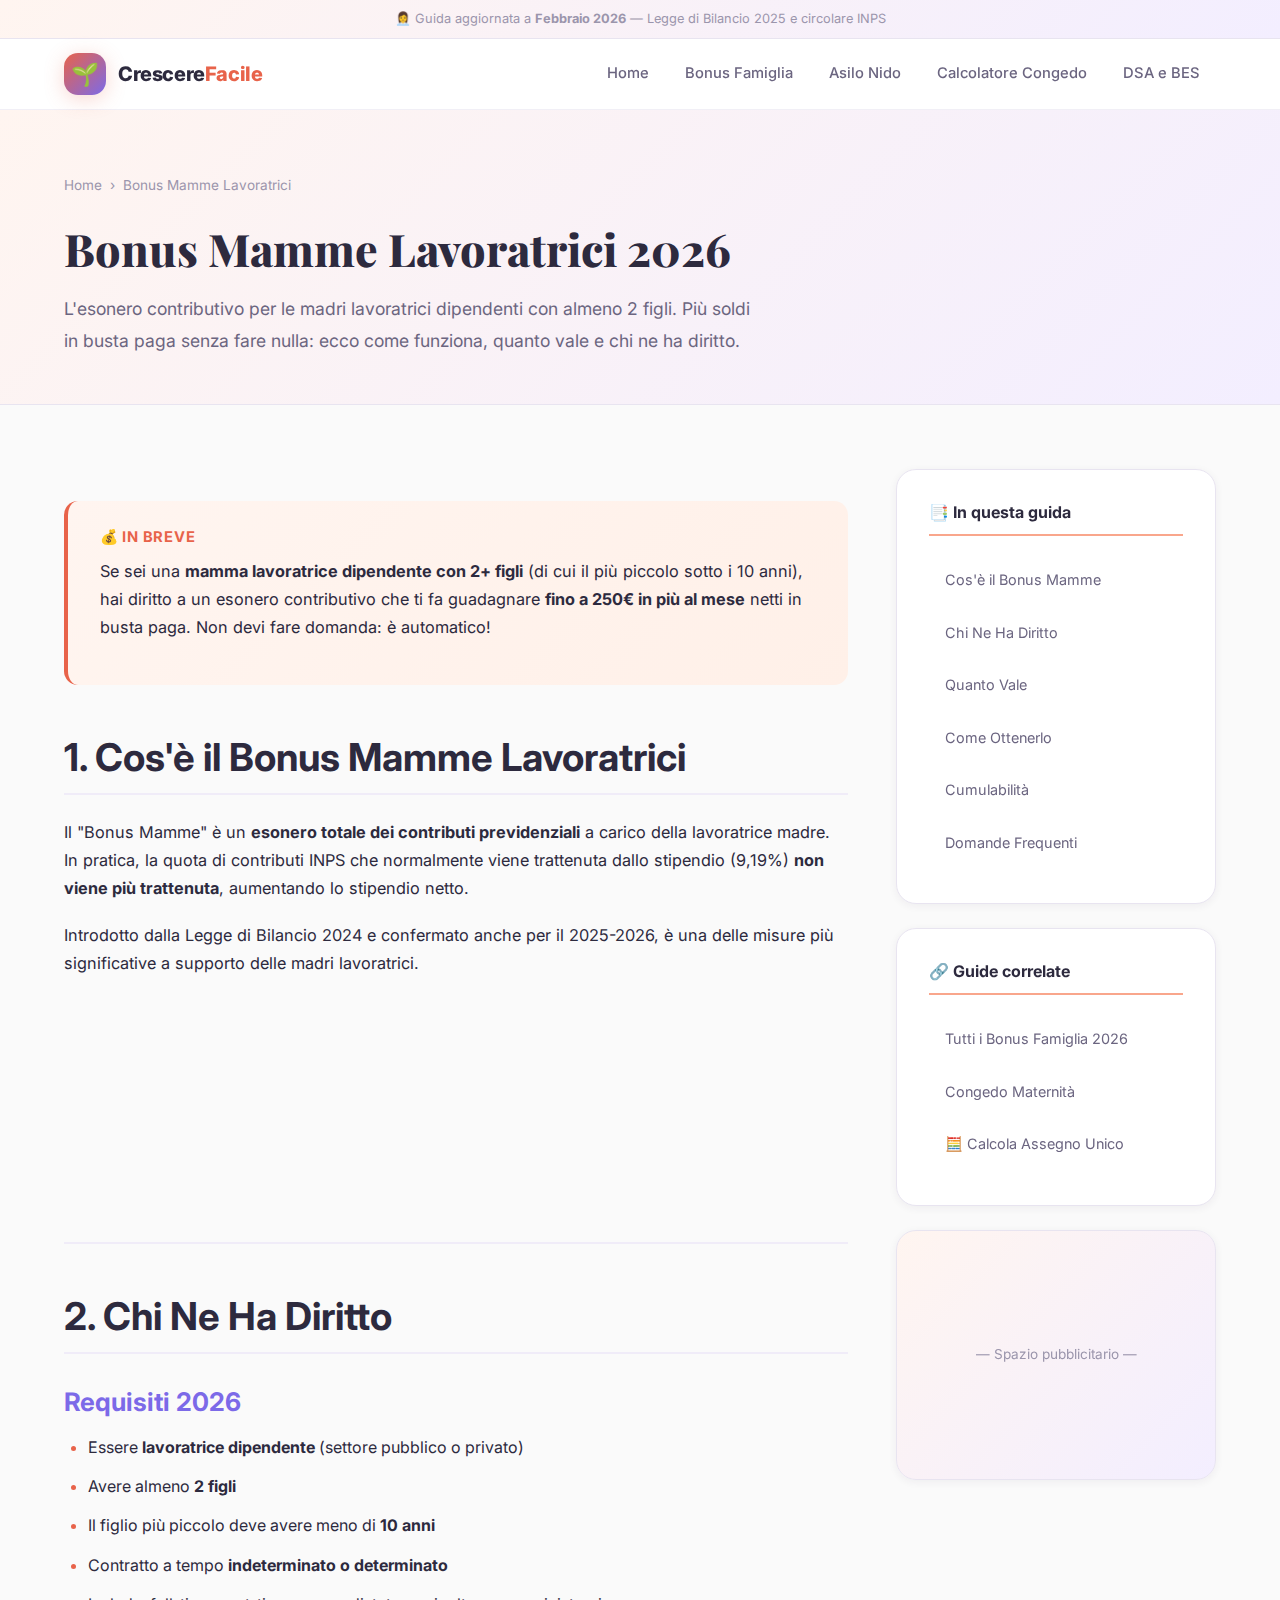
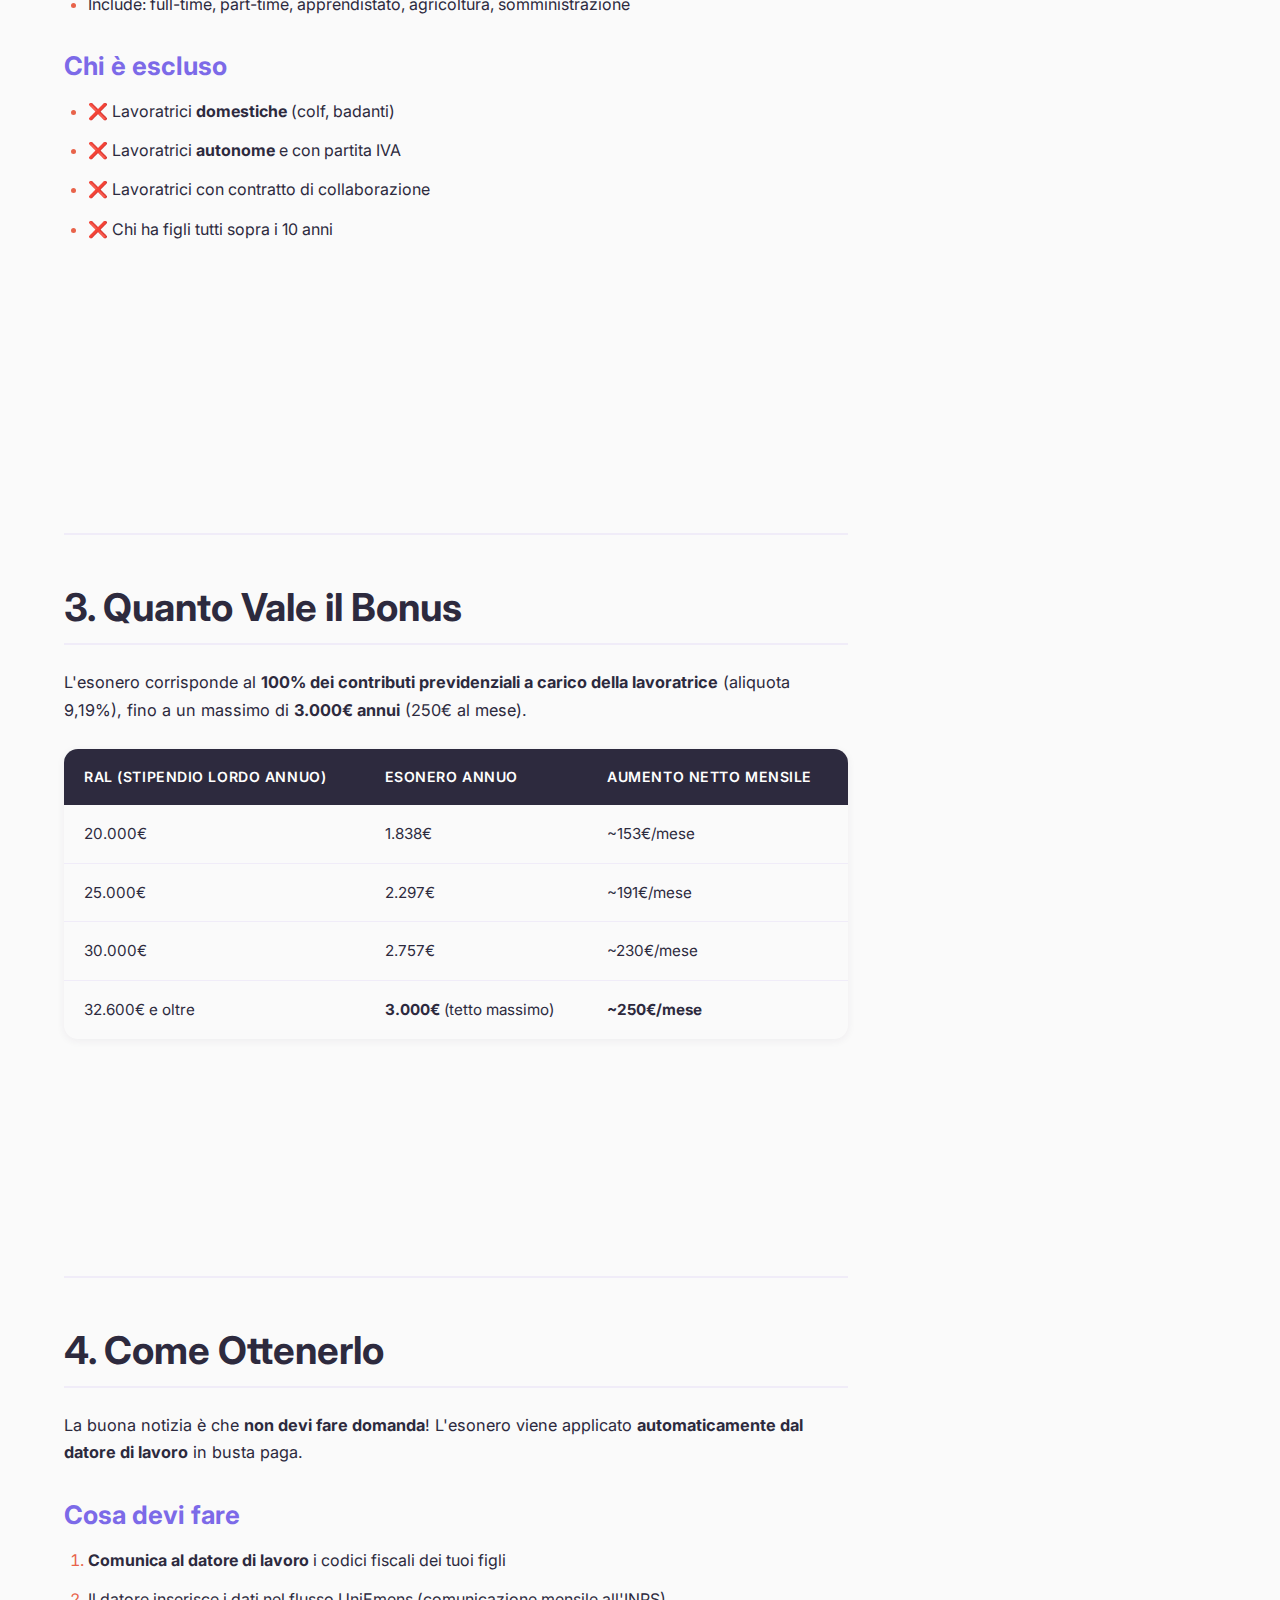
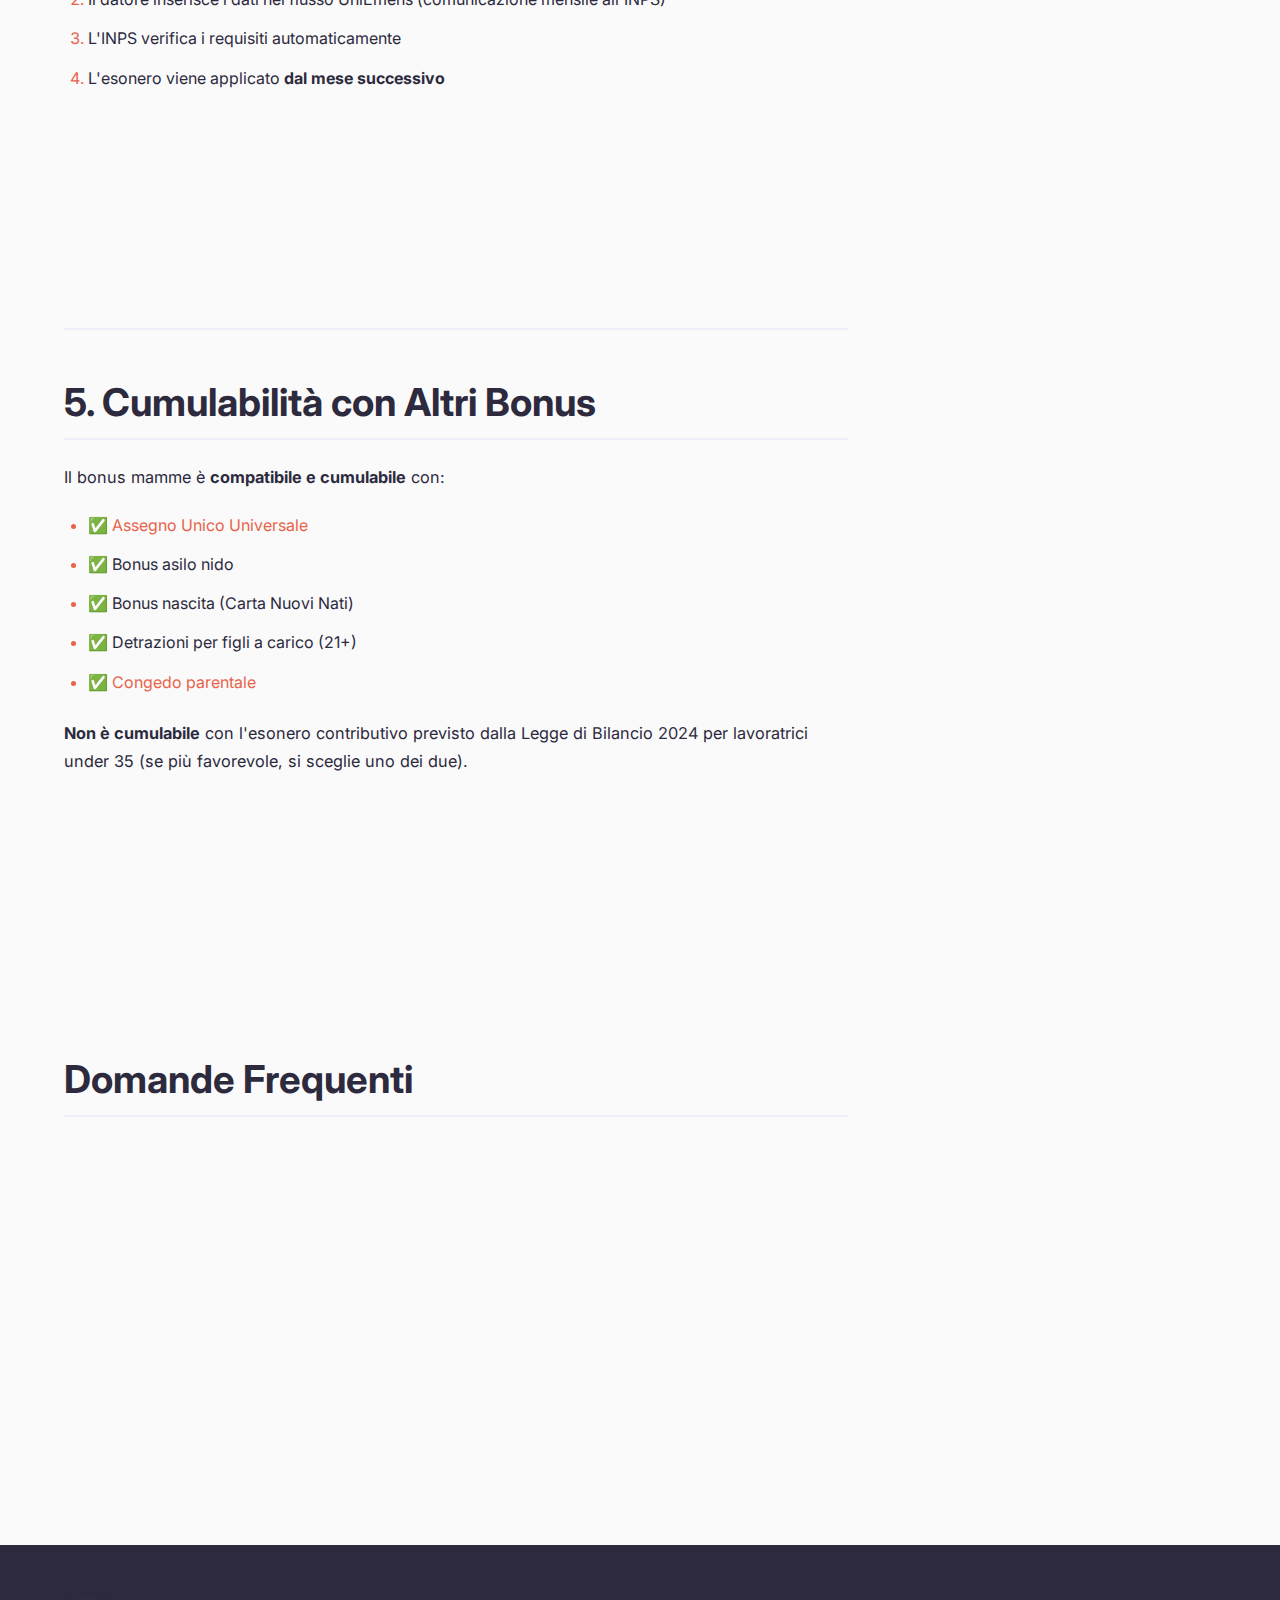
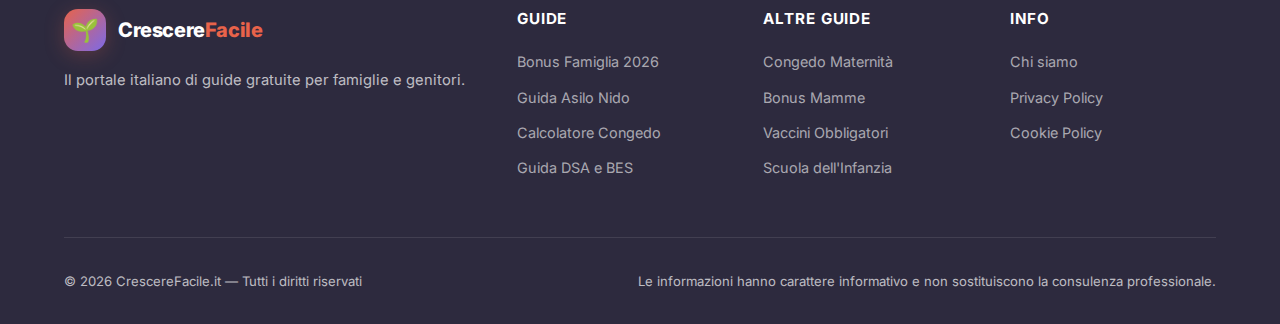
<file: bonus-mamme-lavoratrici.html>
<!DOCTYPE html>
<html lang="it">

<head>
    <meta charset="UTF-8">
    <meta name="viewport" content="width=device-width, initial-scale=1.0">
    <title>Bonus Mamme Lavoratrici 2026 — Esonero Contributivo | CrescereFacile.it</title>
    <meta name="description"
        content="Guida al Bonus Mamme Lavoratrici 2026: esonero contributivo per madri con 2 o più figli. Chi ne ha diritto, quanto vale, come si calcola e come fare domanda.">
    <meta name="keywords"
        content="bonus mamme lavoratrici, esonero contributivo madri, decontribuzione mamme 2026, bonus mamma lavoratrice, sgravio mamme">
    <meta name="robots" content="index, follow">
    <link rel="canonical" href="https://crescerefacile.it/bonus-mamme-lavoratrici.html">

    <meta property="og:type" content="article">
    <meta property="og:title" content="Bonus Mamme Lavoratrici 2026 — Esonero Contributivo">
    <meta property="og:description" content="Esonero contributivo per madri lavoratrici: requisiti, importi e domanda.">
    <meta property="og:url" content="https://crescerefacile.it/bonus-mamme-lavoratrici.html">
    <meta property="og:site_name" content="CrescereFacile.it">
    <meta property="og:locale" content="it_IT">

    <link rel="stylesheet" href="css/style.css">

    <script type="application/ld+json">
  {
    "@context": "https://schema.org",
    "@type": "Article",
    "headline": "Bonus Mamme Lavoratrici 2026: Esonero Contributivo",
    "datePublished": "2026-02-15",
    "dateModified": "2026-02-15",
    "author": { "@type": "Organization", "name": "CrescereFacile.it" },
    "publisher": { "@type": "Organization", "name": "CrescereFacile.it" },
    "mainEntityOfPage": "https://crescerefacile.it/bonus-mamme-lavoratrici.html",
    "inLanguage": "it-IT"
  }
  </script>

    <script type="application/ld+json">
  {
    "@context": "https://schema.org",
    "@type": "FAQPage",
    "mainEntity": [
      {
        "@type": "Question",
        "name": "Cos'è il bonus mamme lavoratrici?",
        "acceptedAnswer": {
          "@type": "Answer",
          "text": "Il bonus mamme lavoratrici è un esonero totale dei contributi previdenziali a carico della lavoratrice madre con 2 o più figli. In pratica, la mamma riceve uno stipendio netto più alto perché non paga la quota contributiva (circa 9,19% dello stipendio lordo), fino a un massimo di 3.000€ annui."
        }
      },
      {
        "@type": "Question",
        "name": "Quanto vale il bonus mamme?",
        "acceptedAnswer": {
          "@type": "Answer",
          "text": "Il bonus vale al massimo 3.000€ annui (250€ al mese). L'importo effettivo dipende dallo stipendio: corrisponde al 9,19% della retribuzione lorda, fino al tetto massimo. Per una RAL di 25.000€ vale circa 2.297€ annui, per una RAL di 35.000€ si raggiunge il massimo di 3.000€."
        }
      },
      {
        "@type": "Question",
        "name": "Chi ha diritto al bonus mamme lavoratrici?",
        "acceptedAnswer": {
          "@type": "Answer",
          "text": "Ne hanno diritto le lavoratrici dipendenti (settore pubblico e privato, incluse agricoltura e contratti di agenzia) con almeno 2 figli, di cui il più piccolo sotto i 10 anni. Per il 2027-2028 è prevista l'estensione a mamme con 3+ figli e figlio minore sotto i 18 anni. Il bonus non spetta alle lavoratrici domestiche."
        }
      }
    ]
  }
  </script>
</head>

<body>

    <div class="top-banner">
        👩‍💼 Guida aggiornata a <strong>Febbraio 2026</strong> — Legge di Bilancio 2025 e circolare INPS
    </div>

    <nav class="navbar" role="navigation" aria-label="Navigazione principale">
        <div class="container">
            <a href="index.html" class="nav-logo" aria-label="CrescereFacile homepage">
                <div class="nav-logo-icon">🌱</div>
                <div class="nav-logo-text">Crescere<span>Facile</span></div>
            </a>
            <button class="nav-toggle" aria-label="Apri menu" aria-expanded="false">☰</button>
            <ul class="nav-links">
                <li><a href="index.html">Home</a></li>
                <li><a href="bonus-famiglia.html">Bonus Famiglia</a></li>
                <li><a href="guida-asilo-nido.html">Asilo Nido</a></li>
                <li><a href="calcolatore-congedo.html">Calcolatore Congedo</a></li>
                <li><a href="guida-dsa-bes.html">DSA e BES</a></li>
            </ul>
        </div>
    </nav>

    <header class="page-header">
        <div class="container">
            <ul class="breadcrumb">
                <li><a href="index.html">Home</a></li>
                <li>›</li>
                <li>Bonus Mamme Lavoratrici</li>
            </ul>
            <h1>Bonus Mamme Lavoratrici 2026</h1>
            <p class="lead">L'esonero contributivo per le madri lavoratrici dipendenti con almeno 2 figli. Più soldi in
                busta paga senza fare nulla: ecco come funziona, quanto vale e chi ne ha diritto.</p>
        </div>
    </header>

    <div class="page-content">
        <div class="container content-layout">

            <main class="content-main article">

                <div class="info-box bonus">
                    <div class="info-box-title">💰 In breve</div>
                    <p>Se sei una <strong>mamma lavoratrice dipendente con 2+ figli</strong> (di cui il più piccolo
                        sotto i 10 anni), hai diritto a un esonero contributivo che ti fa guadagnare <strong>fino a 250€
                            in più al mese</strong> netti in busta paga. Non devi fare domanda: è automatico!</p>
                </div>

                <h2 id="cosè">1. Cos'è il Bonus Mamme Lavoratrici</h2>

                <p>Il "Bonus Mamme" è un <strong>esonero totale dei contributi previdenziali</strong> a carico della
                    lavoratrice madre. In pratica, la quota di contributi INPS che normalmente viene trattenuta dallo
                    stipendio (9,19%) <strong>non viene più trattenuta</strong>, aumentando lo stipendio netto.</p>

                <p>Introdotto dalla Legge di Bilancio 2024 e confermato anche per il 2025-2026, è una delle misure più
                    significative a supporto delle madri lavoratrici.</p>

                <div class="info-box tip">
                    <div class="info-box-title">💡 Come funziona in pratica</div>
                    <p>Non cambia il tuo stipendio lordo, ma cambia il netto. Normalmente, dal lordo vengono trattenuti
                        i contributi INPS (9,19%). Con il bonus mamme, questa trattenuta viene
                        <strong>azzerata</strong>, quindi ricevi di più in busta paga.</p>
                </div>

                <hr style="margin: var(--sp-12) 0; border: none; border-top: 2px solid var(--clr-divider);">

                <h2 id="requisiti">2. Chi Ne Ha Diritto</h2>

                <h3>Requisiti 2026</h3>
                <ul>
                    <li>Essere <strong>lavoratrice dipendente</strong> (settore pubblico o privato)</li>
                    <li>Avere almeno <strong>2 figli</strong></li>
                    <li>Il figlio più piccolo deve avere meno di <strong>10 anni</strong></li>
                    <li>Contratto a tempo <strong>indeterminato o determinato</strong></li>
                    <li>Include: full-time, part-time, apprendistato, agricoltura, somministrazione</li>
                </ul>

                <h3>Chi è escluso</h3>
                <ul>
                    <li>❌ Lavoratrici <strong>domestiche</strong> (colf, badanti)</li>
                    <li>❌ Lavoratrici <strong>autonome</strong> e con partita IVA</li>
                    <li>❌ Lavoratrici con contratto di collaborazione</li>
                    <li>❌ Chi ha figli tutti sopra i 10 anni</li>
                </ul>

                <div class="info-box important">
                    <div class="info-box-title">📅 Evoluzione nel tempo</div>
                    <ul>
                        <li><strong>2024</strong>: introdotto per mamme con 3+ figli (sperimentale)</li>
                        <li><strong>2025-2026</strong>: esteso a mamme con <strong>2+ figli</strong> (figlio minore
                            &lt;10 anni)</li>
                        <li><strong>2027-2028</strong> (previsto): per mamme con 3+ figli (figlio minore &lt;18 anni)
                        </li>
                    </ul>
                </div>

                <hr style="margin: var(--sp-12) 0; border: none; border-top: 2px solid var(--clr-divider);">

                <h2 id="importo">3. Quanto Vale il Bonus</h2>

                <p>L'esonero corrisponde al <strong>100% dei contributi previdenziali a carico della
                        lavoratrice</strong> (aliquota 9,19%), fino a un massimo di <strong>3.000€ annui</strong> (250€
                    al mese).</p>

                <div class="data-table-wrapper">
                    <table class="data-table">
                        <thead>
                            <tr>
                                <th>RAL (stipendio lordo annuo)</th>
                                <th>Esonero annuo</th>
                                <th>Aumento netto mensile</th>
                            </tr>
                        </thead>
                        <tbody>
                            <tr>
                                <td>20.000€</td>
                                <td>1.838€</td>
                                <td>~153€/mese</td>
                            </tr>
                            <tr>
                                <td>25.000€</td>
                                <td>2.297€</td>
                                <td>~191€/mese</td>
                            </tr>
                            <tr>
                                <td>30.000€</td>
                                <td>2.757€</td>
                                <td>~230€/mese</td>
                            </tr>
                            <tr>
                                <td>32.600€ e oltre</td>
                                <td><strong>3.000€</strong> (tetto massimo)</td>
                                <td><strong>~250€/mese</strong></td>
                            </tr>
                        </tbody>
                    </table>
                </div>

                <div class="info-box bonus">
                    <div class="info-box-title">💶 Esempio concreto</div>
                    <p>Maria, dipendente con RAL di 28.000€ e 2 figli (4 e 7 anni):<br>
                        Esonero: 28.000 × 9,19% = <strong>2.573€/anno</strong> → circa <strong>214€ in più al
                            mese</strong> netti in busta paga.</p>
                </div>

                <hr style="margin: var(--sp-12) 0; border: none; border-top: 2px solid var(--clr-divider);">

                <h2 id="domanda">4. Come Ottenerlo</h2>

                <p>La buona notizia è che <strong>non devi fare domanda</strong>! L'esonero viene applicato
                    <strong>automaticamente dal datore di lavoro</strong> in busta paga.</p>

                <h3>Cosa devi fare</h3>
                <ol>
                    <li><strong>Comunica al datore di lavoro</strong> i codici fiscali dei tuoi figli</li>
                    <li>Il datore inserisce i dati nel flusso UniEmens (comunicazione mensile all'INPS)</li>
                    <li>L'INPS verifica i requisiti automaticamente</li>
                    <li>L'esonero viene applicato <strong>dal mese successivo</strong></li>
                </ol>

                <div class="info-box warning">
                    <div class="info-box-title">⚠️ Attenzione</div>
                    <p>Se il tuo secondo figlio compie <strong>10 anni</strong>, il bonus cessa dal mese successivo al
                        compleanno. Verifica le date con l'ufficio paghe della tua azienda.</p>
                </div>

                <hr style="margin: var(--sp-12) 0; border: none; border-top: 2px solid var(--clr-divider);">

                <h2 id="cumulabilita">5. Cumulabilità con Altri Bonus</h2>

                <p>Il bonus mamme è <strong>compatibile e cumulabile</strong> con:</p>
                <ul>
                    <li>✅ <a href="bonus-famiglia.html">Assegno Unico Universale</a></li>
                    <li>✅ Bonus asilo nido</li>
                    <li>✅ Bonus nascita (Carta Nuovi Nati)</li>
                    <li>✅ Detrazioni per figli a carico (21+)</li>
                    <li>✅ <a href="calcolatore-congedo.html">Congedo parentale</a></li>
                </ul>

                <p><strong>Non è cumulabile</strong> con l'esonero contributivo previsto dalla Legge di Bilancio 2024
                    per lavoratrici under 35 (se più favorevole, si sceglie uno dei due).</p>

                <div class="info-box tip">
                    <div class="info-box-title">📊 Quanto può ricevere una mamma con 2 figli</div>
                    <p>Con ISEE sotto i 17.000€ e 2 figli piccoli, una mamma lavoratrice può ricevere ogni anno:<br>
                        <strong>Assegno Unico</strong>: ~4.785€ + <strong>Bonus Mamme</strong>: ~3.000€ + <strong>Bonus
                            Asilo</strong>: ~3.600€ = <strong>fino a 11.385€/anno</strong> di agevolazioni!
                    </p>
                </div>

                <!-- FAQ -->
                <h2 id="faq" style="margin-top: var(--sp-16);">Domande Frequenti</h2>

                <div class="faq-list">
                    <div class="faq-item">
                        <button class="faq-question">Cos'è il bonus mamme lavoratrici?<span
                                class="arrow">▼</span></button>
                        <div class="faq-answer">
                            <div class="faq-answer-inner">Il bonus mamme lavoratrici è un esonero totale dei contributi
                                previdenziali a carico della lavoratrice madre con 2 o più figli. In pratica, la mamma
                                riceve uno stipendio netto più alto perché non paga la quota contributiva (circa 9,19%),
                                fino a un massimo di 3.000€ annui (250€ al mese).</div>
                        </div>
                    </div>
                    <div class="faq-item">
                        <button class="faq-question">Devo fare domanda per il bonus mamme?<span
                                class="arrow">▼</span></button>
                        <div class="faq-answer">
                            <div class="faq-answer-inner">No! Il bonus viene applicato automaticamente dal datore di
                                lavoro. L'unica cosa che devi fare è comunicare i codici fiscali dei tuoi figli
                                all'ufficio paghe o alle risorse umane della tua azienda. Il datore provvederà a
                                inserire i dati nel flusso UniEmens all'INPS.</div>
                        </div>
                    </div>
                    <div class="faq-item">
                        <button class="faq-question">Il bonus mamme vale anche per il part-time?<span
                                class="arrow">▼</span></button>
                        <div class="faq-answer">
                            <div class="faq-answer-inner">Sì! Il bonus mamme spetta anche alle lavoratrici part-time.
                                L'importo dell'esonero sarà proporzionato alla retribuzione effettiva percepita. Ad
                                esempio, con un part-time al 50% e RAL proporzionata di 14.000€, l'esonero sarà di circa
                                1.286€ annui.</div>
                        </div>
                    </div>
                    <div class="faq-item">
                        <button class="faq-question">Il bonus mamme è compatibile con l'assegno unico?<span
                                class="arrow">▼</span></button>
                        <div class="faq-answer">
                            <div class="faq-answer-inner">Assolutamente sì! Il bonus mamme e l'assegno unico universale
                                sono completamente cumulabili. Sono due misure diverse: il bonus mamme è un esonero
                                contributivo in busta paga, l'assegno unico è un contributo INPS mensile. Puoi ricevere
                                entrambi contemporaneamente.</div>
                        </div>
                    </div>
                </div>

            </main>

            <aside class="sidebar">
                <div class="sidebar-card">
                    <h4>📑 In questa guida</h4>
                    <ul class="sidebar-links">
                        <li><a href="#cosè">Cos'è il Bonus Mamme</a></li>
                        <li><a href="#requisiti">Chi Ne Ha Diritto</a></li>
                        <li><a href="#importo">Quanto Vale</a></li>
                        <li><a href="#domanda">Come Ottenerlo</a></li>
                        <li><a href="#cumulabilita">Cumulabilità</a></li>
                        <li><a href="#faq">Domande Frequenti</a></li>
                    </ul>
                </div>
                <div class="sidebar-card">
                    <h4>🔗 Guide correlate</h4>
                    <ul class="sidebar-links">
                        <li><a href="bonus-famiglia.html">Tutti i Bonus Famiglia 2026</a></li>
                        <li><a href="congedo-maternita.html">Congedo Maternità</a></li>
                        <li><a href="calcolatore-assegno-unico.html">🧮 Calcola Assegno Unico</a></li>
                    </ul>
                </div>
                <div class="sidebar-card"
                    style="text-align:center; color: var(--clr-text-muted); font-size:0.85rem; min-height:250px; display:flex; align-items:center; justify-content:center; background: var(--grad-warm);">
                    <span>— Spazio pubblicitario —</span>
                </div>
            </aside>
        </div>
    </div>

    <footer class="footer">
        <div class="container">
            <div class="footer-grid">
                <div class="footer-brand">
                    <a href="index.html" class="nav-logo" style="margin-bottom: var(--sp-2);">
                        <div class="nav-logo-icon">🌱</div>
                        <div class="nav-logo-text" style="color:white;">Crescere<span>Facile</span></div>
                    </a>
                    <p>Il portale italiano di guide gratuite per famiglie e genitori.</p>
                </div>
                <div>
                    <h4>Guide</h4>
                    <ul class="footer-links">
                        <li><a href="bonus-famiglia.html">Bonus Famiglia 2026</a></li>
                        <li><a href="guida-asilo-nido.html">Guida Asilo Nido</a></li>
                        <li><a href="calcolatore-congedo.html">Calcolatore Congedo</a></li>
                        <li><a href="guida-dsa-bes.html">Guida DSA e BES</a></li>
                    </ul>
                </div>
                <div>
                    <h4>Altre Guide</h4>
                    <ul class="footer-links">
                        <li><a href="congedo-maternita.html">Congedo Maternità</a></li>
                        <li><a href="bonus-mamme-lavoratrici.html">Bonus Mamme</a></li>
                        <li><a href="vaccini-obbligatori.html">Vaccini Obbligatori</a></li>
                        <li><a href="guida-scuola-infanzia.html">Scuola dell'Infanzia</a></li>
                    </ul>
                </div>
                <div>
                    <h4>Info</h4>
                    <ul class="footer-links">
                        <li><a href="chi-siamo.html">Chi siamo</a></li>
                        <li><a href="privacy-policy.html">Privacy Policy</a></li>
                        <li><a href="cookie-policy.html">Cookie Policy</a></li>
                    </ul>
                </div>
            </div>
            <div class="footer-bottom">
                <span>© 2026 CrescereFacile.it — Tutti i diritti riservati</span>
                <span>Le informazioni hanno carattere informativo e non sostituiscono la consulenza
                    professionale.</span>
            </div>
        </div>
    </footer>
    <script src="js/main.js"></script>
</body>

</html>
</file>
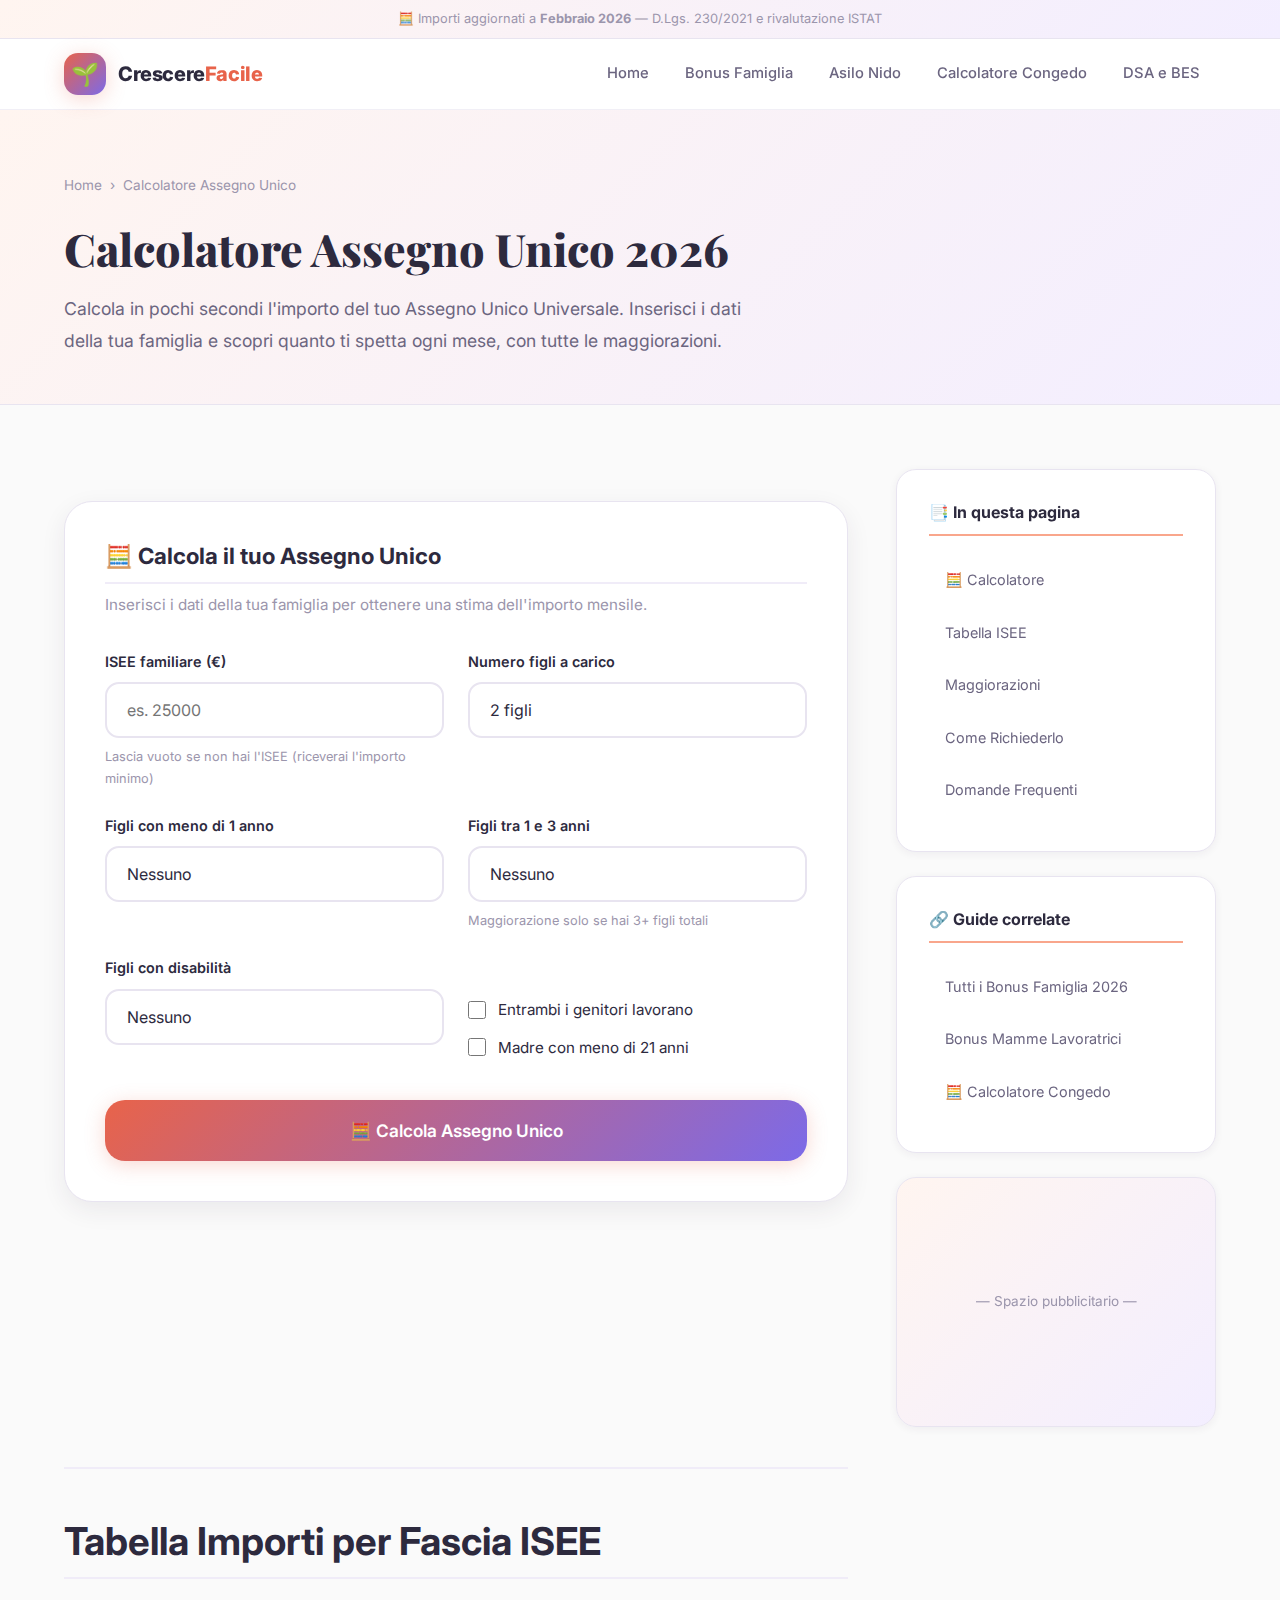
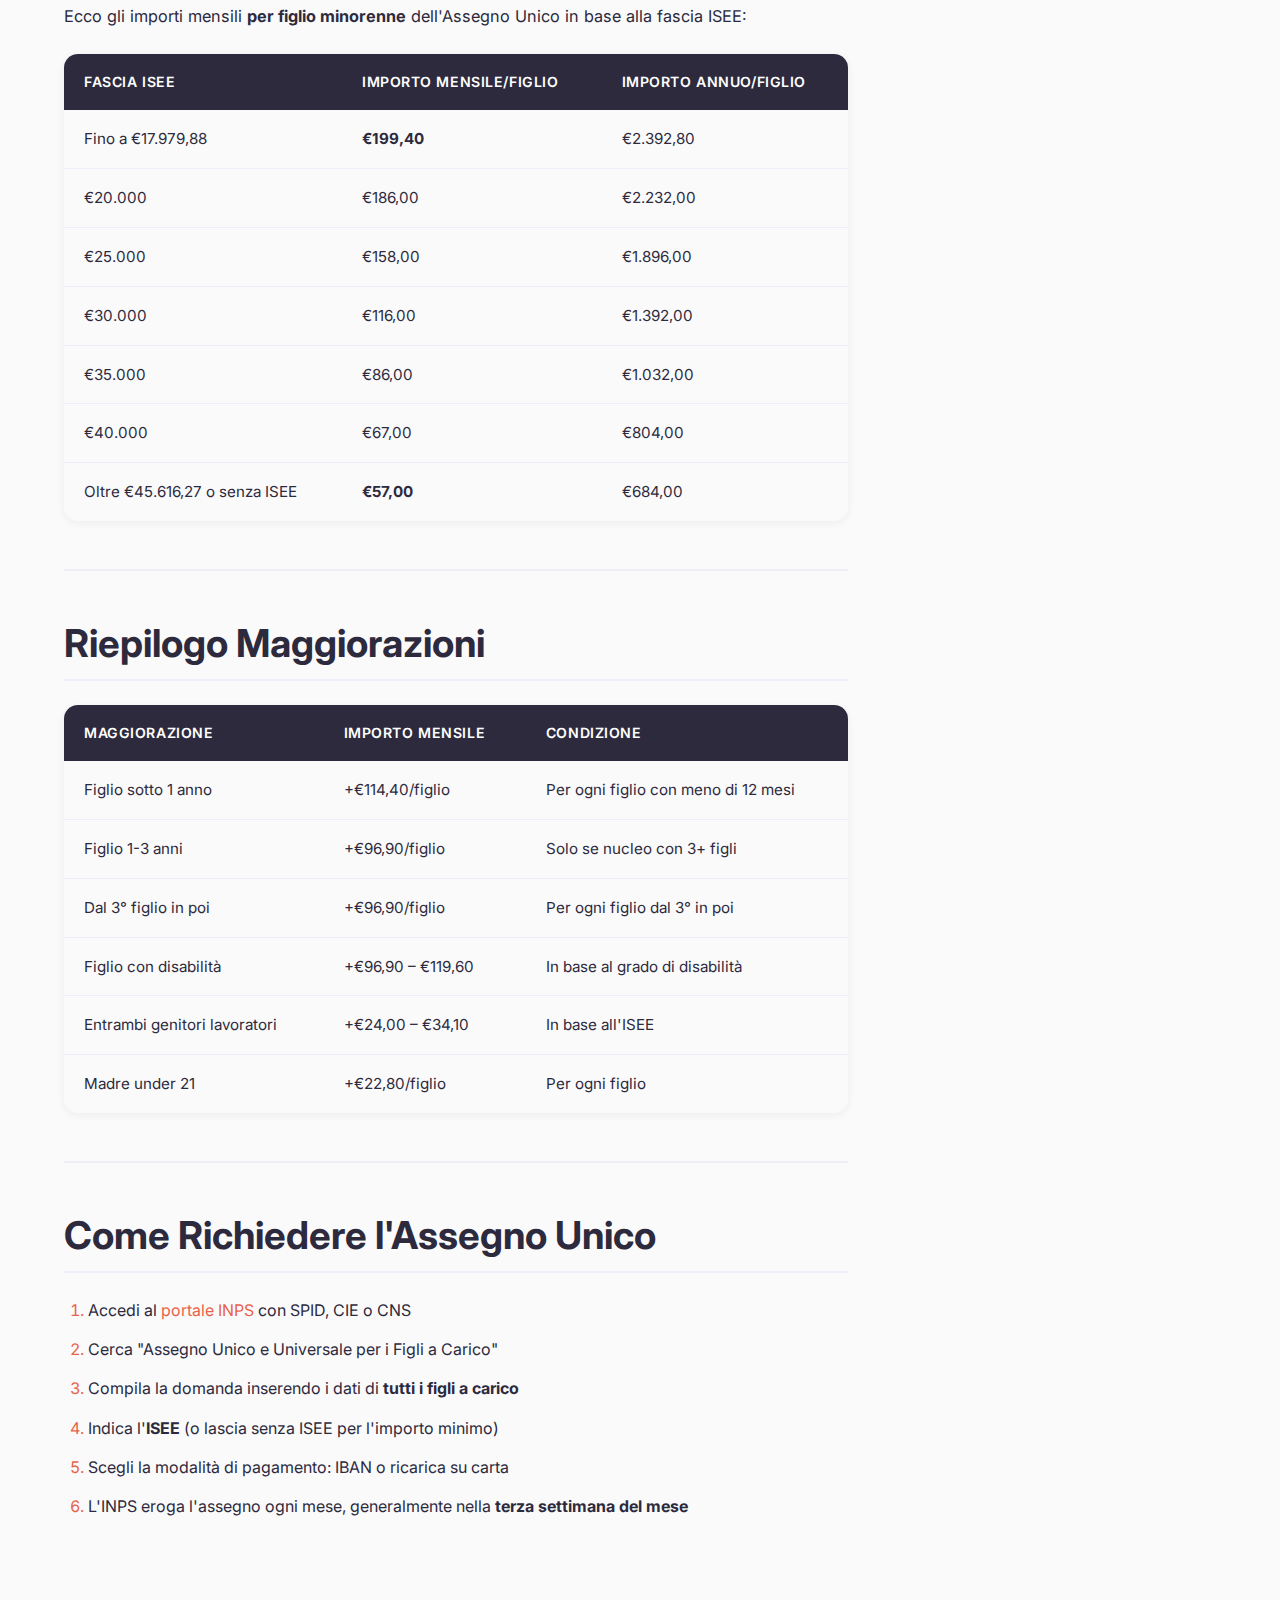
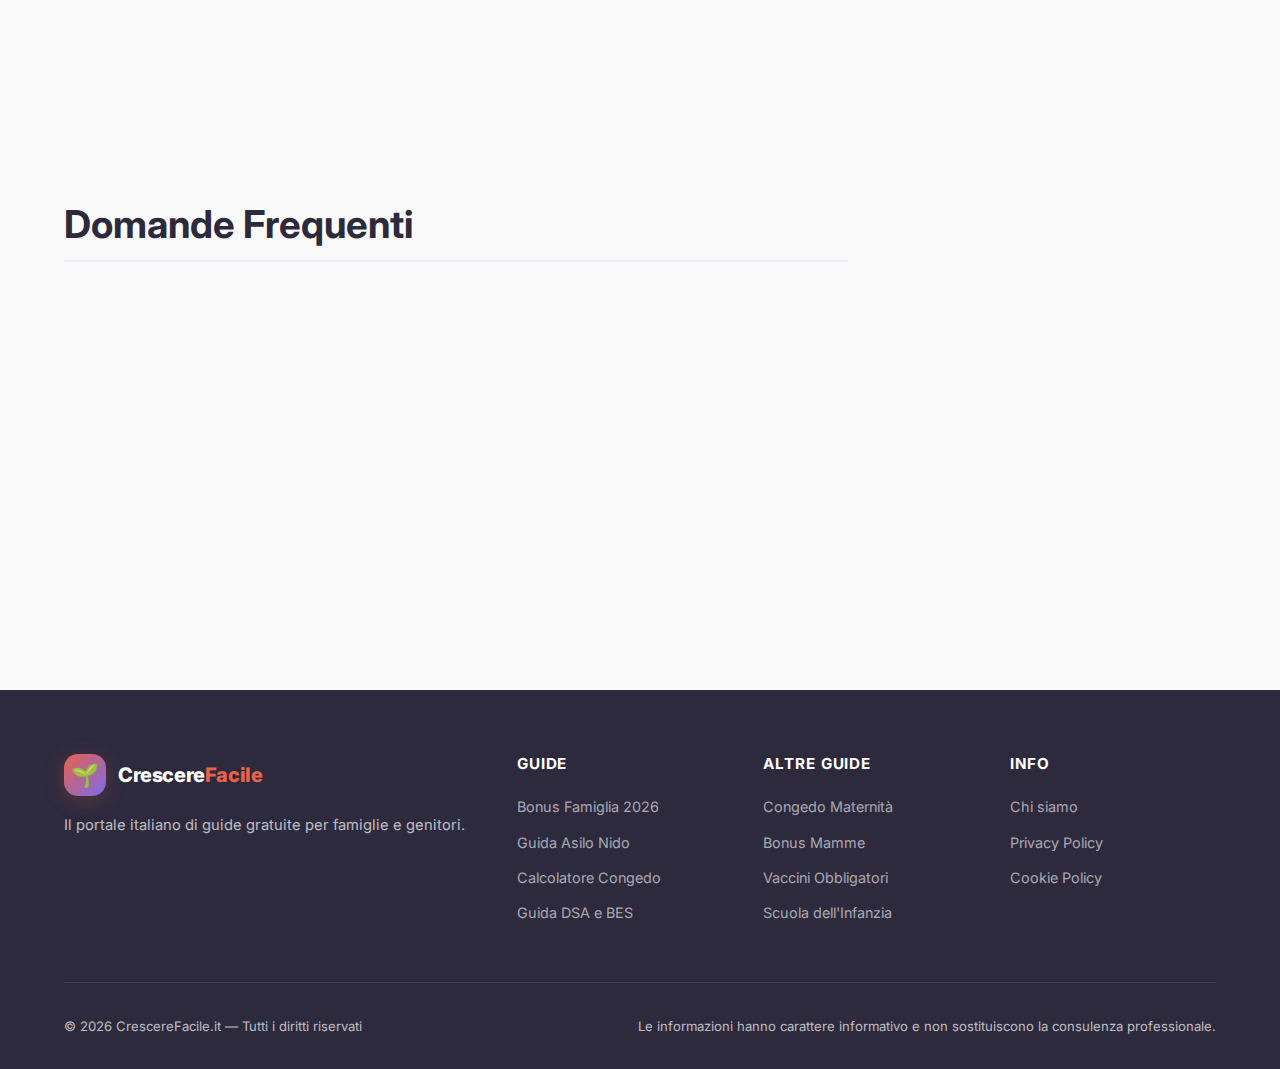
<file: calcolatore-assegno-unico.html>
<!DOCTYPE html>
<html lang="it">

<head>
    <meta charset="UTF-8">
    <meta name="viewport" content="width=device-width, initial-scale=1.0">
    <title>Calcolatore Assegno Unico 2026 — Calcola Quanto Ti Spetta | CrescereFacile.it</title>
    <meta name="description"
        content="Calcolatore gratuito Assegno Unico Universale 2026: inserisci ISEE, numero figli ed età per sapere quanto ti spetta ogni mese. Importi aggiornati.">
    <meta name="keywords"
        content="calcolo assegno unico, simulazione assegno unico, quanto spetta assegno unico 2026, calcolatore assegno unico ISEE">
    <meta name="robots" content="index, follow">
    <link rel="canonical" href="https://crescerefacile.it/calcolatore-assegno-unico.html">

    <meta property="og:type" content="website">
    <meta property="og:title" content="Calcolatore Assegno Unico 2026 — Scopri Quanto Ti Spetta">
    <meta property="og:description"
        content="Calcola l'importo del tuo Assegno Unico in base a ISEE, numero figli, età e maggiorazioni.">
    <meta property="og:url" content="https://crescerefacile.it/calcolatore-assegno-unico.html">
    <meta property="og:site_name" content="CrescereFacile.it">
    <meta property="og:locale" content="it_IT">

    <link rel="stylesheet" href="css/style.css">

    <script type="application/ld+json">
  {
    "@context": "https://schema.org",
    "@type": "WebApplication",
    "name": "Calcolatore Assegno Unico Universale 2026",
    "url": "https://crescerefacile.it/calcolatore-assegno-unico.html",
    "applicationCategory": "FinanceApplication",
    "operatingSystem": "Web Browser",
    "offers": { "@type": "Offer", "price": "0", "priceCurrency": "EUR" },
    "author": { "@type": "Organization", "name": "CrescereFacile.it" },
    "inLanguage": "it-IT"
  }
  </script>

    <script type="application/ld+json">
  {
    "@context": "https://schema.org",
    "@type": "FAQPage",
    "mainEntity": [
      {
        "@type": "Question",
        "name": "Quanto vale l'assegno unico per figlio nel 2026?",
        "acceptedAnswer": {
          "@type": "Answer",
          "text": "L'importo varia da €57,00 a €199,40 al mese per figlio minorenne, in base all'ISEE. Con ISEE fino a €17.979,88 si riceve l'importo massimo. Senza ISEE o con ISEE oltre €45.616,27 si ha l'importo minimo di €57,00."
        }
      },
      {
        "@type": "Question",
        "name": "Serve l'ISEE per ricevere l'assegno unico?",
        "acceptedAnswer": {
          "@type": "Answer",
          "text": "No, l'assegno unico spetta a tutti i nuclei con figli a carico, anche senza ISEE. Senza ISEE si riceve l'importo minimo (€57,00/figlio/mese). Presentando l'ISEE si possono ottenere importi fino a €199,40, quindi è fortemente consigliato richiederlo."
        }
      },
      {
        "@type": "Question",
        "name": "Quali maggiorazioni esistono per l'assegno unico?",
        "acceptedAnswer": {
          "@type": "Answer",
          "text": "Le maggiorazioni principali sono: figli sotto 1 anno (+€114,40), figli 1-3 anni con 3+ figli (+€96,90), dal 3° figlio in poi (+€96,90), figli con disabilità (+€96,90-€119,60), entrambi genitori lavoratori (+€24-€34,10), madre under 21 (+€22,80)."
        }
      }
    ]
  }
  </script>
</head>

<body>

    <div class="top-banner">
        🧮 Importi aggiornati a <strong>Febbraio 2026</strong> — D.Lgs. 230/2021 e rivalutazione ISTAT
    </div>

    <nav class="navbar" role="navigation" aria-label="Navigazione principale">
        <div class="container">
            <a href="index.html" class="nav-logo" aria-label="CrescereFacile homepage">
                <div class="nav-logo-icon">🌱</div>
                <div class="nav-logo-text">Crescere<span>Facile</span></div>
            </a>
            <button class="nav-toggle" aria-label="Apri menu" aria-expanded="false">☰</button>
            <ul class="nav-links">
                <li><a href="index.html">Home</a></li>
                <li><a href="bonus-famiglia.html">Bonus Famiglia</a></li>
                <li><a href="guida-asilo-nido.html">Asilo Nido</a></li>
                <li><a href="calcolatore-congedo.html">Calcolatore Congedo</a></li>
                <li><a href="guida-dsa-bes.html">DSA e BES</a></li>
            </ul>
        </div>
    </nav>

    <header class="page-header">
        <div class="container">
            <ul class="breadcrumb">
                <li><a href="index.html">Home</a></li>
                <li>›</li>
                <li>Calcolatore Assegno Unico</li>
            </ul>
            <h1>Calcolatore Assegno Unico 2026</h1>
            <p class="lead">Calcola in pochi secondi l'importo del tuo Assegno Unico Universale. Inserisci i dati della
                tua famiglia e scopri quanto ti spetta ogni mese, con tutte le maggiorazioni.</p>
        </div>
    </header>

    <div class="page-content">
        <div class="container content-layout">

            <main class="content-main article">

                <!-- Calculator Tool -->
                <div class="calc-wrapper">
                    <h2 style="margin:0 0 var(--sp-2) 0; font-size: 1.4rem;">🧮 Calcola il tuo Assegno Unico</h2>
                    <p style="color: var(--clr-text-muted); margin-bottom: var(--sp-8); font-size:0.95rem;">Inserisci i
                        dati della tua famiglia per ottenere una stima dell'importo mensile.</p>

                    <form id="assegno-form" class="calc-form">
                        <div class="form-group">
                            <label for="isee">ISEE familiare (€)</label>
                            <input type="number" id="isee" class="form-input" placeholder="es. 25000" min="0"
                                max="200000" step="100">
                            <small>Lascia vuoto se non hai l'ISEE (riceverai l'importo minimo)</small>
                        </div>

                        <div class="form-group">
                            <label for="num-figli">Numero figli a carico</label>
                            <select id="num-figli" class="form-select" required>
                                <option value="1">1 figlio</option>
                                <option value="2" selected>2 figli</option>
                                <option value="3">3 figli</option>
                                <option value="4">4 figli</option>
                                <option value="5">5 figli</option>
                                <option value="6">6+ figli</option>
                            </select>
                        </div>

                        <div class="form-group">
                            <label for="figli-sotto-1">Figli con meno di 1 anno</label>
                            <select id="figli-sotto-1" class="form-select">
                                <option value="0">Nessuno</option>
                                <option value="1">1</option>
                                <option value="2">2</option>
                                <option value="3">3</option>
                            </select>
                        </div>

                        <div class="form-group">
                            <label for="figli-1-3">Figli tra 1 e 3 anni</label>
                            <select id="figli-1-3" class="form-select">
                                <option value="0">Nessuno</option>
                                <option value="1">1</option>
                                <option value="2">2</option>
                                <option value="3">3</option>
                            </select>
                            <small>Maggiorazione solo se hai 3+ figli totali</small>
                        </div>

                        <div class="form-group">
                            <label for="figli-disabili">Figli con disabilità</label>
                            <select id="figli-disabili" class="form-select">
                                <option value="0">Nessuno</option>
                                <option value="1">1</option>
                                <option value="2">2</option>
                                <option value="3">3</option>
                            </select>
                        </div>

                        <div class="form-group">
                            <label>&nbsp;</label>
                            <div
                                style="display: flex; flex-direction: column; gap: var(--sp-3); padding-top: var(--sp-2);">
                                <label
                                    style="font-weight: 400; font-size: 0.95rem; display: flex; align-items: center; gap: var(--sp-3); cursor: pointer;">
                                    <input type="checkbox" id="due-genitori-lavoratori"
                                        style="width:18px; height:18px; accent-color: var(--clr-primary);">
                                    Entrambi i genitori lavorano
                                </label>
                                <label
                                    style="font-weight: 400; font-size: 0.95rem; display: flex; align-items: center; gap: var(--sp-3); cursor: pointer;">
                                    <input type="checkbox" id="madre-under-21"
                                        style="width:18px; height:18px; accent-color: var(--clr-primary);">
                                    Madre con meno di 21 anni
                                </label>
                            </div>
                        </div>

                        <div class="form-group full-width" style="margin-top: var(--sp-4);">
                            <button type="submit" class="btn btn-primary btn-lg" style="width:100%;">
                                🧮 Calcola Assegno Unico
                            </button>
                        </div>
                    </form>

                    <div id="assegno-results" class="calc-results"></div>
                </div>

                <div class="info-box tip">
                    <div class="info-box-title">💡 Nota</div>
                    <p>Questo calcolatore fornisce una <strong>stima indicativa</strong> basata sugli importi 2026.
                        L'importo effettivo viene calcolato dall'INPS in base alla situazione specifica. Per la guida
                        completa a tutti i bonus, visita la nostra <a href="bonus-famiglia.html">pagina Bonus
                            Famiglia</a>.</p>
                </div>

                <hr style="margin: var(--sp-12) 0; border: none; border-top: 2px solid var(--clr-divider);">

                <h2 id="tabella-isee">Tabella Importi per Fascia ISEE</h2>

                <p>Ecco gli importi mensili <strong>per figlio minorenne</strong> dell'Assegno Unico in base alla fascia
                    ISEE:</p>

                <div class="data-table-wrapper">
                    <table class="data-table">
                        <thead>
                            <tr>
                                <th>Fascia ISEE</th>
                                <th>Importo mensile/figlio</th>
                                <th>Importo annuo/figlio</th>
                            </tr>
                        </thead>
                        <tbody>
                            <tr>
                                <td>Fino a €17.979,88</td>
                                <td><strong>€199,40</strong></td>
                                <td>€2.392,80</td>
                            </tr>
                            <tr>
                                <td>€20.000</td>
                                <td>€186,00</td>
                                <td>€2.232,00</td>
                            </tr>
                            <tr>
                                <td>€25.000</td>
                                <td>€158,00</td>
                                <td>€1.896,00</td>
                            </tr>
                            <tr>
                                <td>€30.000</td>
                                <td>€116,00</td>
                                <td>€1.392,00</td>
                            </tr>
                            <tr>
                                <td>€35.000</td>
                                <td>€86,00</td>
                                <td>€1.032,00</td>
                            </tr>
                            <tr>
                                <td>€40.000</td>
                                <td>€67,00</td>
                                <td>€804,00</td>
                            </tr>
                            <tr>
                                <td>Oltre €45.616,27 o senza ISEE</td>
                                <td><strong>€57,00</strong></td>
                                <td>€684,00</td>
                            </tr>
                        </tbody>
                    </table>
                </div>

                <hr style="margin: var(--sp-12) 0; border: none; border-top: 2px solid var(--clr-divider);">

                <h2 id="maggiorazioni">Riepilogo Maggiorazioni</h2>

                <div class="data-table-wrapper">
                    <table class="data-table">
                        <thead>
                            <tr>
                                <th>Maggiorazione</th>
                                <th>Importo mensile</th>
                                <th>Condizione</th>
                            </tr>
                        </thead>
                        <tbody>
                            <tr>
                                <td>Figlio sotto 1 anno</td>
                                <td>+€114,40/figlio</td>
                                <td>Per ogni figlio con meno di 12 mesi</td>
                            </tr>
                            <tr>
                                <td>Figlio 1-3 anni</td>
                                <td>+€96,90/figlio</td>
                                <td>Solo se nucleo con 3+ figli</td>
                            </tr>
                            <tr>
                                <td>Dal 3° figlio in poi</td>
                                <td>+€96,90/figlio</td>
                                <td>Per ogni figlio dal 3° in poi</td>
                            </tr>
                            <tr>
                                <td>Figlio con disabilità</td>
                                <td>+€96,90 – €119,60</td>
                                <td>In base al grado di disabilità</td>
                            </tr>
                            <tr>
                                <td>Entrambi genitori lavoratori</td>
                                <td>+€24,00 – €34,10</td>
                                <td>In base all'ISEE</td>
                            </tr>
                            <tr>
                                <td>Madre under 21</td>
                                <td>+€22,80/figlio</td>
                                <td>Per ogni figlio</td>
                            </tr>
                        </tbody>
                    </table>
                </div>

                <hr style="margin: var(--sp-12) 0; border: none; border-top: 2px solid var(--clr-divider);">

                <h2 id="come-richiederlo">Come Richiedere l'Assegno Unico</h2>

                <ol>
                    <li>Accedi al <a href="https://www.inps.it" target="_blank" rel="noopener">portale INPS</a> con
                        SPID, CIE o CNS</li>
                    <li>Cerca "Assegno Unico e Universale per i Figli a Carico"</li>
                    <li>Compila la domanda inserendo i dati di <strong>tutti i figli a carico</strong></li>
                    <li>Indica l'<strong>ISEE</strong> (o lascia senza ISEE per l'importo minimo)</li>
                    <li>Scegli la modalità di pagamento: IBAN o ricarica su carta</li>
                    <li>L'INPS eroga l'assegno ogni mese, generalmente nella <strong>terza settimana del mese</strong>
                    </li>
                </ol>

                <div class="info-box important">
                    <div class="info-box-title">📅 Rinnovo annuale</div>
                    <p>La domanda di Assegno Unico non va rinnovata ogni anno. Tuttavia, per mantenere gli importi
                        aggiornati, devi <strong>rinnovare l'ISEE entro il 28 febbraio</strong> di ogni anno. Se l'ISEE
                        non viene aggiornato, da marzo riceverai l'importo minimo (€57/figlio).</p>
                </div>

                <!-- FAQ -->
                <h2 id="faq" style="margin-top: var(--sp-16);">Domande Frequenti</h2>

                <div class="faq-list">
                    <div class="faq-item">
                        <button class="faq-question">Quanto vale l'assegno unico per figlio nel 2026?<span
                                class="arrow">▼</span></button>
                        <div class="faq-answer">
                            <div class="faq-answer-inner">L'importo varia da €57,00 a €199,40 al mese per figlio
                                minorenne, in base all'ISEE. Con ISEE fino a €17.979,88 si riceve l'importo massimo.
                                Senza ISEE o con ISEE oltre €45.616,27 si ha l'importo minimo di €57,00. A questi
                                importi si aggiungono le maggiorazioni (figli piccoli, disabilità, ecc.).</div>
                        </div>
                    </div>
                    <div class="faq-item">
                        <button class="faq-question">Serve l'ISEE per ricevere l'assegno unico?<span
                                class="arrow">▼</span></button>
                        <div class="faq-answer">
                            <div class="faq-answer-inner">No, l'assegno unico spetta a tutti i nuclei con figli a
                                carico, anche senza ISEE. Senza ISEE si riceve l'importo minimo (€57,00/figlio/mese).
                                Presentando l'ISEE si possono ottenere importi fino a €199,40, quindi è fortemente
                                consigliato richiederlo.</div>
                        </div>
                    </div>
                    <div class="faq-item">
                        <button class="faq-question">Quali maggiorazioni esistono?<span class="arrow">▼</span></button>
                        <div class="faq-answer">
                            <div class="faq-answer-inner">Le maggiorazioni principali sono: figli sotto 1 anno
                                (+€114,40), figli 1-3 anni con 3+ figli (+€96,90), dal 3° figlio in poi (+€96,90), figli
                                con disabilità (+€96,90-€119,60), entrambi genitori lavoratori (+€24-€34,10 per figlio),
                                madre under 21 (+€22,80 per figlio).</div>
                        </div>
                    </div>
                    <div class="faq-item">
                        <button class="faq-question">Quando viene pagato l'assegno unico?<span
                                class="arrow">▼</span></button>
                        <div class="faq-answer">
                            <div class="faq-answer-inner">L'INPS eroga l'Assegno Unico ogni mese, generalmente nella
                                terza settimana del mese. Il pagamento avviene tramite bonifico sull'IBAN indicato nella
                                domanda. In caso di genitori separati, l'importo può essere diviso al 50% tra i due
                                genitori.</div>
                        </div>
                    </div>
                </div>

            </main>

            <aside class="sidebar">
                <div class="sidebar-card">
                    <h4>📑 In questa pagina</h4>
                    <ul class="sidebar-links">
                        <li><a href="#assegno-form">🧮 Calcolatore</a></li>
                        <li><a href="#tabella-isee">Tabella ISEE</a></li>
                        <li><a href="#maggiorazioni">Maggiorazioni</a></li>
                        <li><a href="#come-richiederlo">Come Richiederlo</a></li>
                        <li><a href="#faq">Domande Frequenti</a></li>
                    </ul>
                </div>
                <div class="sidebar-card">
                    <h4>🔗 Guide correlate</h4>
                    <ul class="sidebar-links">
                        <li><a href="bonus-famiglia.html">Tutti i Bonus Famiglia 2026</a></li>
                        <li><a href="bonus-mamme-lavoratrici.html">Bonus Mamme Lavoratrici</a></li>
                        <li><a href="calcolatore-congedo.html">🧮 Calcolatore Congedo</a></li>
                    </ul>
                </div>
                <div class="sidebar-card"
                    style="text-align:center; color: var(--clr-text-muted); font-size:0.85rem; min-height:250px; display:flex; align-items:center; justify-content:center; background: var(--grad-warm);">
                    <span>— Spazio pubblicitario —</span>
                </div>
            </aside>
        </div>
    </div>

    <footer class="footer">
        <div class="container">
            <div class="footer-grid">
                <div class="footer-brand">
                    <a href="index.html" class="nav-logo" style="margin-bottom: var(--sp-2);">
                        <div class="nav-logo-icon">🌱</div>
                        <div class="nav-logo-text" style="color:white;">Crescere<span>Facile</span></div>
                    </a>
                    <p>Il portale italiano di guide gratuite per famiglie e genitori.</p>
                </div>
                <div>
                    <h4>Guide</h4>
                    <ul class="footer-links">
                        <li><a href="bonus-famiglia.html">Bonus Famiglia 2026</a></li>
                        <li><a href="guida-asilo-nido.html">Guida Asilo Nido</a></li>
                        <li><a href="calcolatore-congedo.html">Calcolatore Congedo</a></li>
                        <li><a href="guida-dsa-bes.html">Guida DSA e BES</a></li>
                    </ul>
                </div>
                <div>
                    <h4>Altre Guide</h4>
                    <ul class="footer-links">
                        <li><a href="congedo-maternita.html">Congedo Maternità</a></li>
                        <li><a href="bonus-mamme-lavoratrici.html">Bonus Mamme</a></li>
                        <li><a href="vaccini-obbligatori.html">Vaccini Obbligatori</a></li>
                        <li><a href="guida-scuola-infanzia.html">Scuola dell'Infanzia</a></li>
                    </ul>
                </div>
                <div>
                    <h4>Info</h4>
                    <ul class="footer-links">
                        <li><a href="chi-siamo.html">Chi siamo</a></li>
                        <li><a href="privacy-policy.html">Privacy Policy</a></li>
                        <li><a href="cookie-policy.html">Cookie Policy</a></li>
                    </ul>
                </div>
            </div>
            <div class="footer-bottom">
                <span>© 2026 CrescereFacile.it — Tutti i diritti riservati</span>
                <span>Le informazioni hanno carattere informativo e non sostituiscono la consulenza
                    professionale.</span>
            </div>
        </div>
    </footer>
    <script src="js/main.js"></script>
    <script src="js/assegno-unico.js"></script>
</body>

</html>
</file>
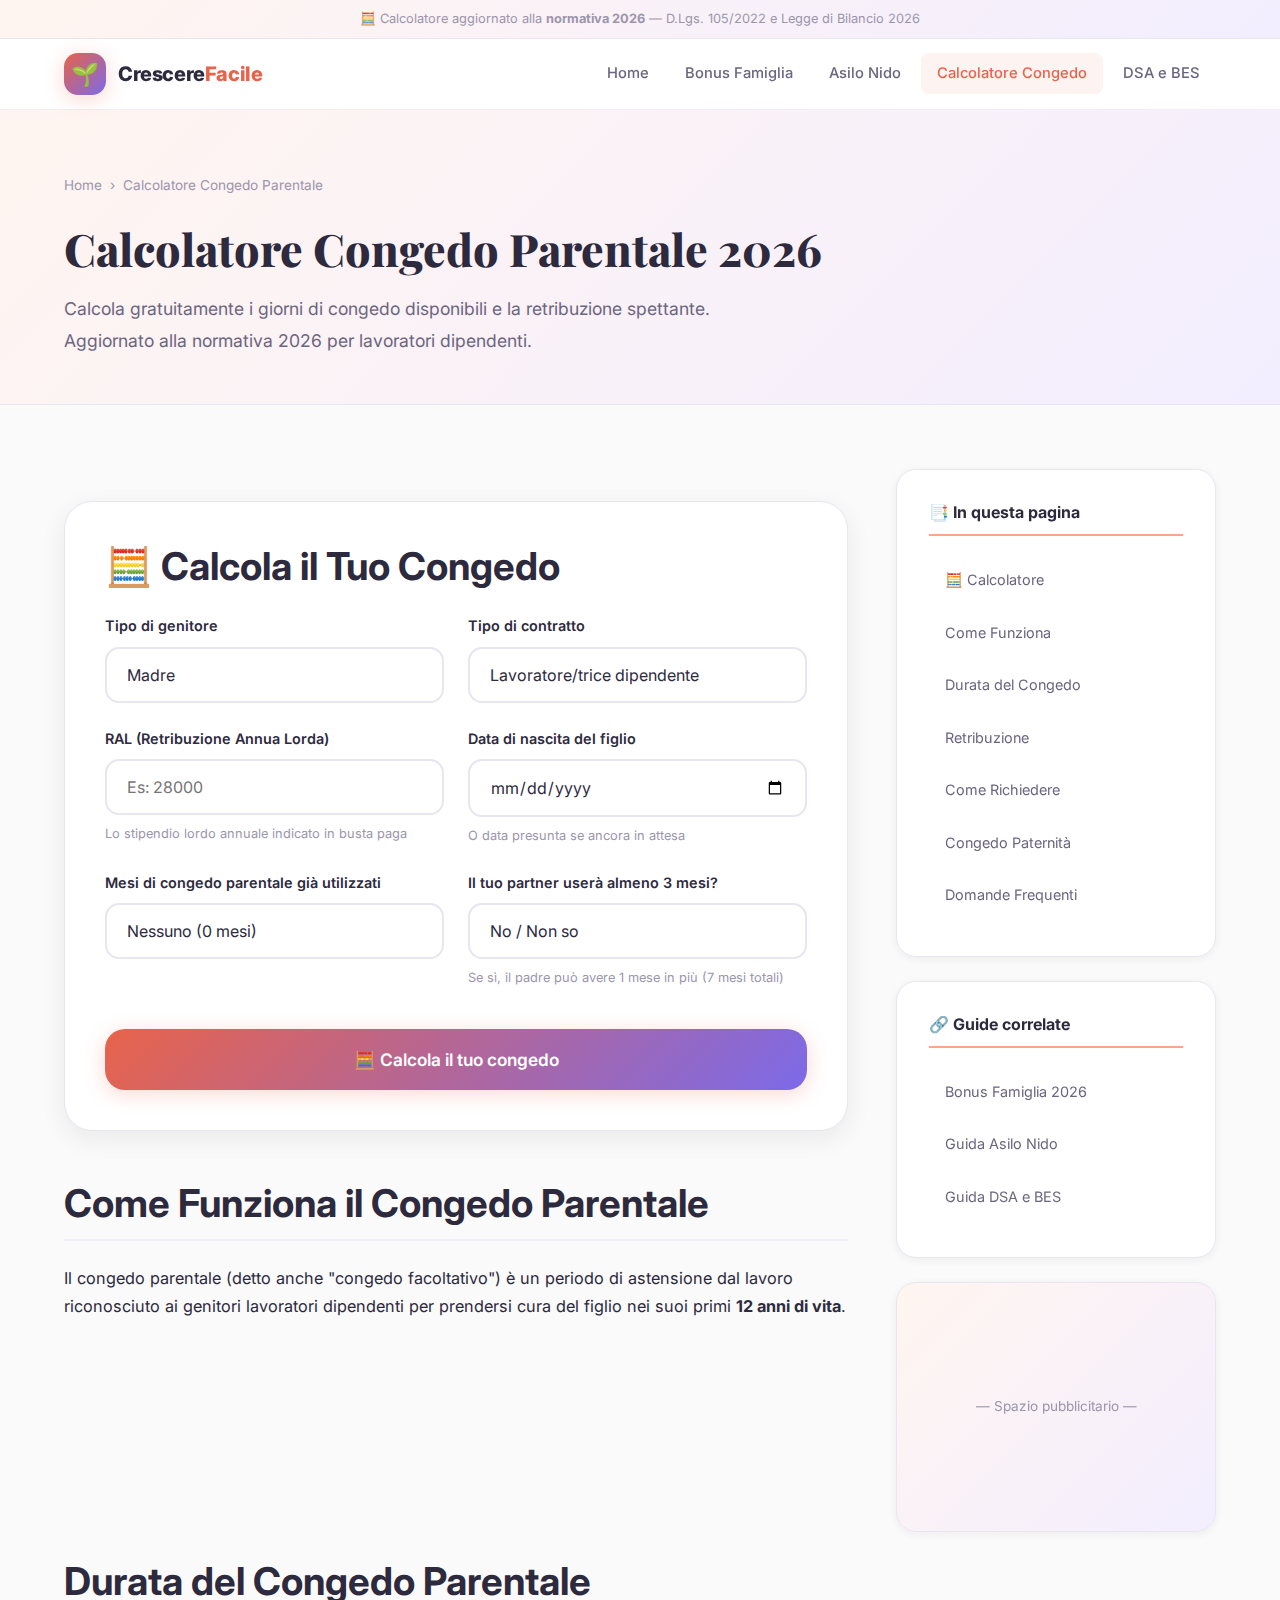
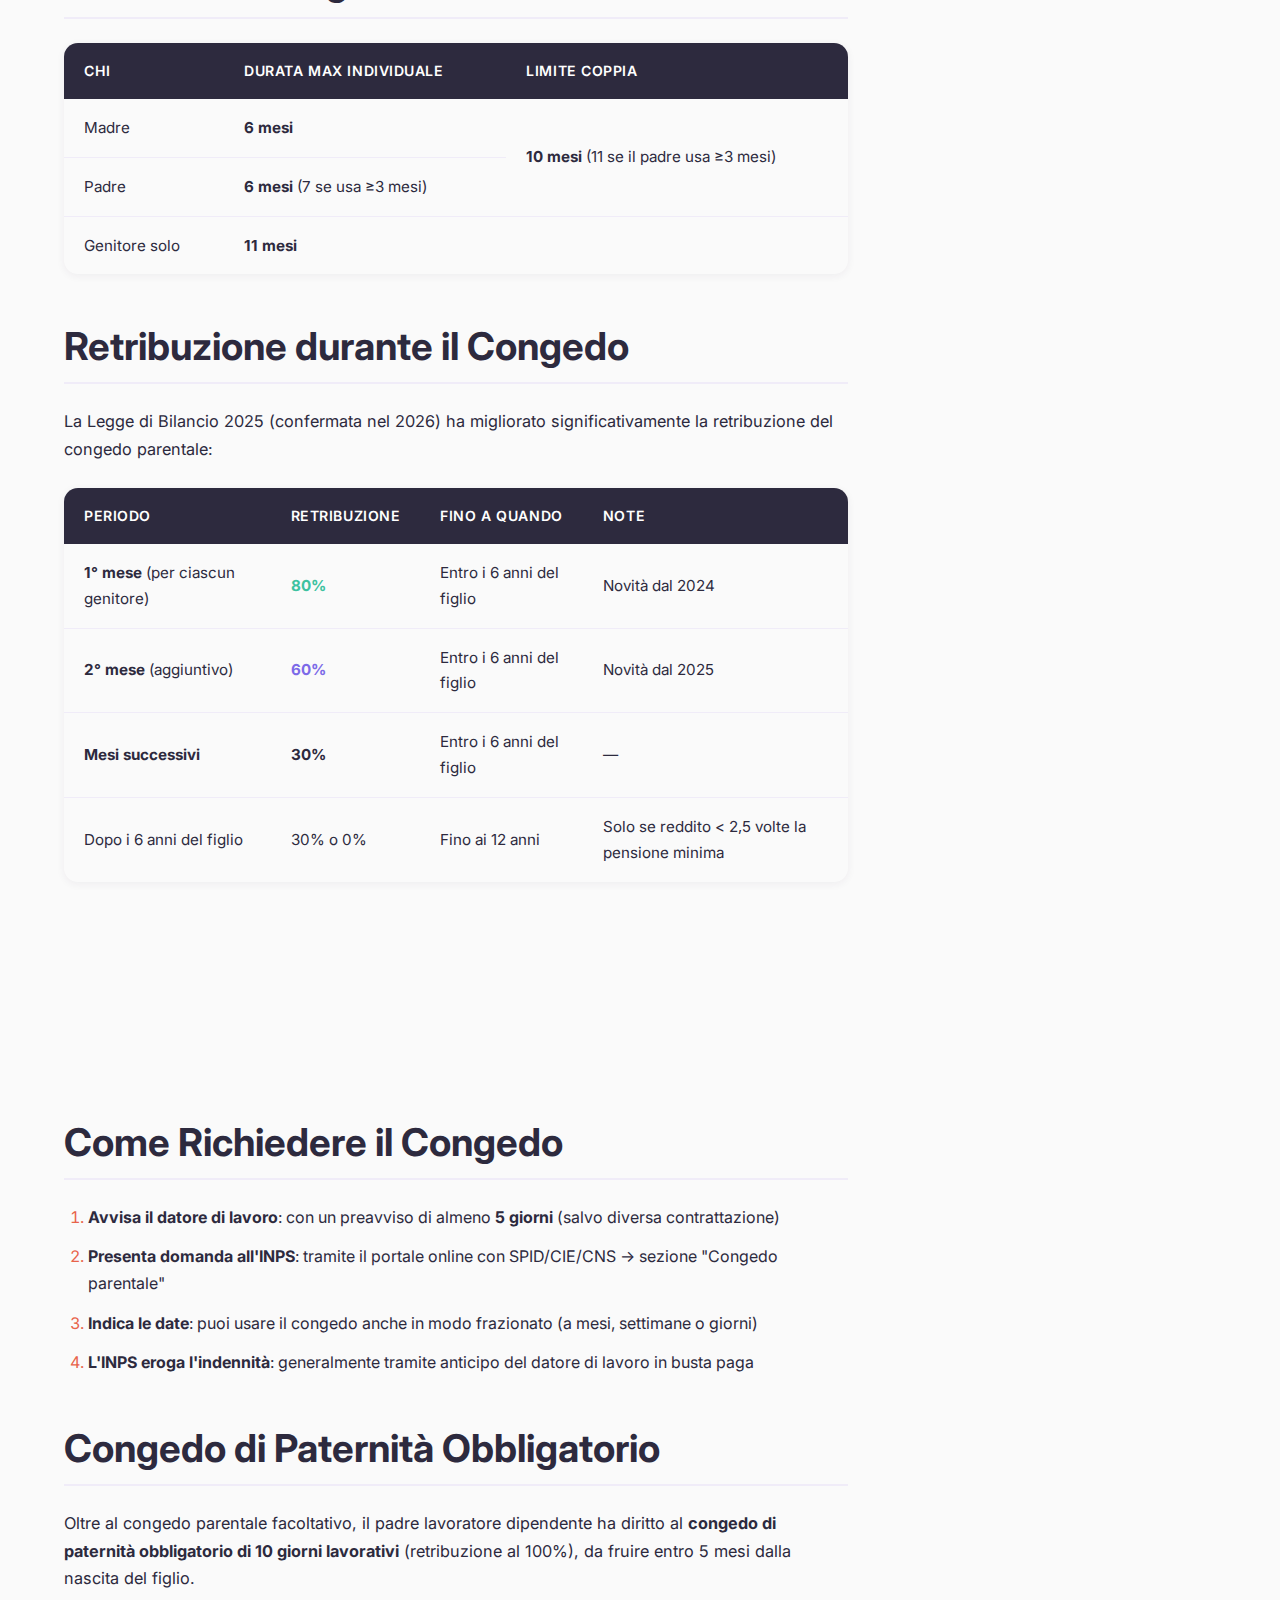
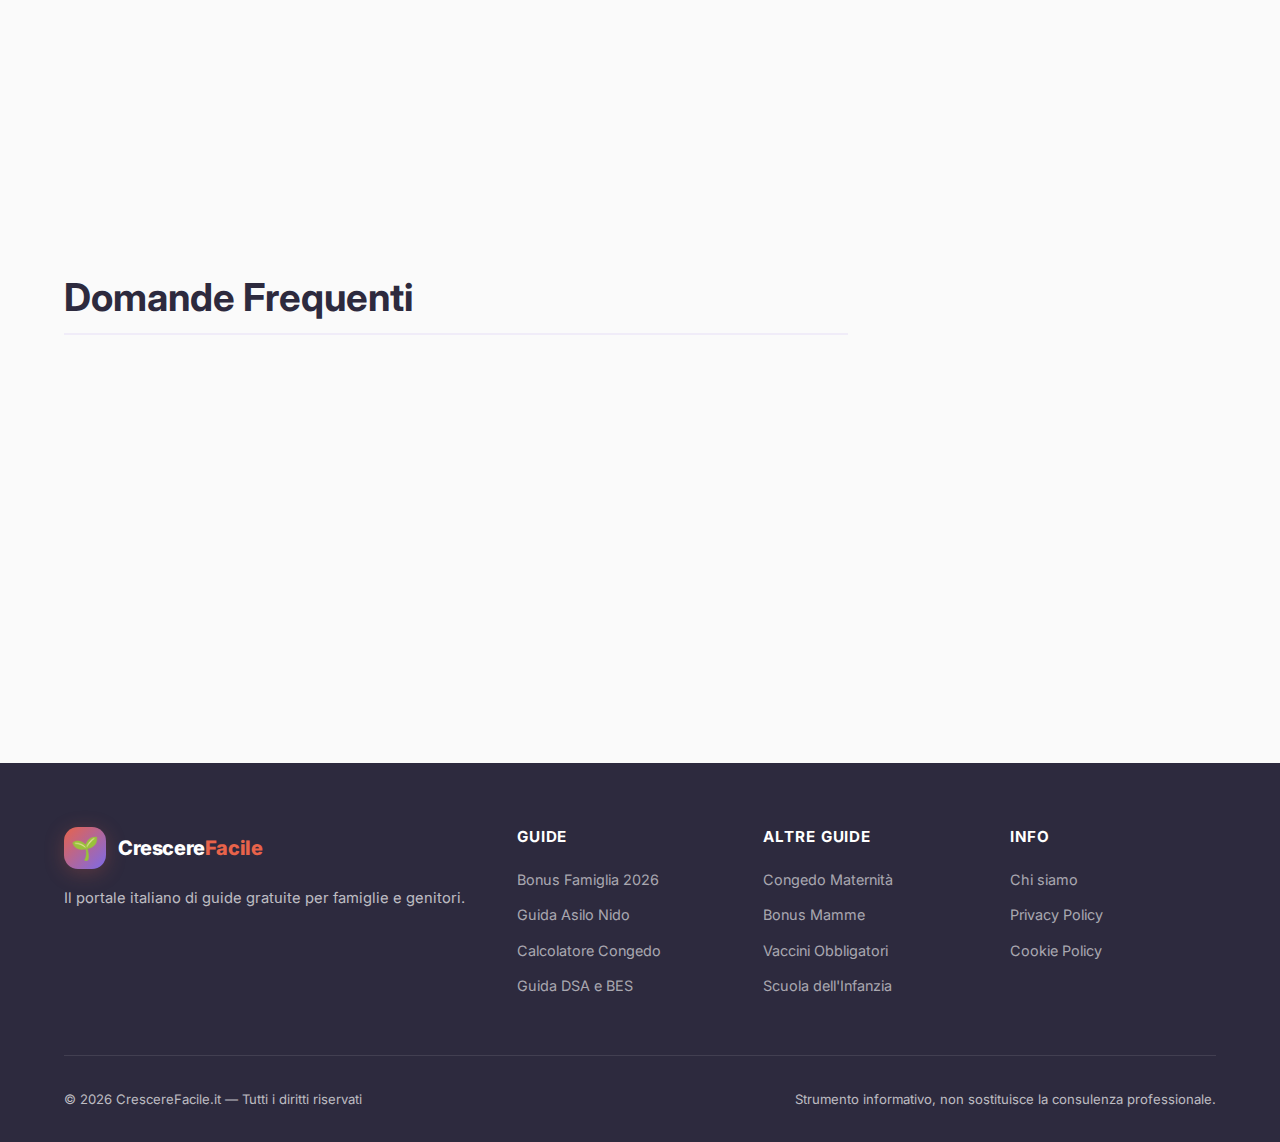
<file: calcolatore-congedo.html>
<!DOCTYPE html>
<html lang="it">

<head>
    <meta charset="UTF-8">
    <meta name="viewport" content="width=device-width, initial-scale=1.0">
    <title>Calcolatore Congedo Parentale 2026 — Giorni e Retribuzione | CrescereFacile.it</title>
    <meta name="description"
        content="Calcola i giorni di congedo parentale disponibili e la retribuzione spettante nel 2026. Strumento gratuito per madri e padri lavoratori dipendenti.">
    <meta name="keywords"
        content="congedo parentale retribuzione, quanti giorni congedo parentale, calcolo congedo parentale 2026, congedo maternità, congedo paternità, congedo facoltativo">
    <meta name="robots" content="index, follow">
    <link rel="canonical" href="https://crescerefacile.it/calcolatore-congedo.html">

    <meta property="og:type" content="website">
    <meta property="og:title" content="Calcolatore Congedo Parentale 2026 — Giorni e Retribuzione">
    <meta property="og:description"
        content="Calcola gratis i tuoi giorni di congedo parentale e la retribuzione spettante.">
    <meta property="og:url" content="https://crescerefacile.it/calcolatore-congedo.html">
    <meta property="og:site_name" content="CrescereFacile.it">
    <meta property="og:locale" content="it_IT">

    <link rel="stylesheet" href="css/style.css">

    <script type="application/ld+json">
  {
    "@context": "https://schema.org",
    "@type": "WebApplication",
    "name": "Calcolatore Congedo Parentale 2026",
    "description": "Strumento gratuito per calcolare i giorni di congedo parentale e la retribuzione spettante in Italia.",
    "url": "https://crescerefacile.it/calcolatore-congedo.html",
    "applicationCategory": "UtilityApplication",
    "operatingSystem": "Web",
    "offers": { "@type": "Offer", "price": "0", "priceCurrency": "EUR" },
    "author": { "@type": "Organization", "name": "CrescereFacile.it" },
    "inLanguage": "it-IT"
  }
  </script>

    <script type="application/ld+json">
  {
    "@context": "https://schema.org",
    "@type": "FAQPage",
    "mainEntity": [
      {
        "@type": "Question",
        "name": "Quanti giorni di congedo parentale spettano nel 2026?",
        "acceptedAnswer": {
          "@type": "Answer",
          "text": "Ogni genitore ha diritto a un massimo di 6 mesi di congedo parentale, con un limite complessivo per coppia di 10 mesi (11 se il padre usa almeno 3 mesi). Il congedo è fruibile nei primi 12 anni di vita del figlio."
        }
      },
      {
        "@type": "Question",
        "name": "Quanto si guadagna durante il congedo parentale?",
        "acceptedAnswer": {
          "@type": "Answer",
          "text": "Nel 2026, il primo mese di congedo è retribuito all'80% dello stipendio (per ciascun genitore). Il secondo mese aggiuntivo al 60%. I restanti mesi sono al 30% fino ai 6 anni del bambino, poi non retribuiti salvo reddito basso."
        }
      }
    ]
  }
  </script>
</head>

<body>

    <div class="top-banner">
        🧮 Calcolatore aggiornato alla <strong>normativa 2026</strong> — D.Lgs. 105/2022 e Legge di Bilancio 2026
    </div>

    <nav class="navbar" role="navigation" aria-label="Navigazione principale">
        <div class="container">
            <a href="index.html" class="nav-logo" aria-label="CrescereFacile homepage">
                <div class="nav-logo-icon">🌱</div>
                <div class="nav-logo-text">Crescere<span>Facile</span></div>
            </a>
            <button class="nav-toggle" aria-label="Apri menu" aria-expanded="false">☰</button>
            <ul class="nav-links">
                <li><a href="index.html">Home</a></li>
                <li><a href="bonus-famiglia.html">Bonus Famiglia</a></li>
                <li><a href="guida-asilo-nido.html">Asilo Nido</a></li>
                <li><a href="calcolatore-congedo.html" class="active">Calcolatore Congedo</a></li>
                <li><a href="guida-dsa-bes.html">DSA e BES</a></li>
            </ul>
        </div>
    </nav>

    <header class="page-header">
        <div class="container">
            <ul class="breadcrumb">
                <li><a href="index.html">Home</a></li>
                <li>›</li>
                <li>Calcolatore Congedo Parentale</li>
            </ul>
            <h1>Calcolatore Congedo Parentale 2026</h1>
            <p class="lead">Calcola gratuitamente i giorni di congedo disponibili e la retribuzione spettante.
                Aggiornato alla normativa 2026 per lavoratori dipendenti.</p>
        </div>
    </header>

    <div class="page-content">
        <div class="container content-layout">

            <main class="content-main article">

                <!-- Calculator -->
                <div class="calc-wrapper" id="calcolatore">
                    <h2 style="margin-top:0; border:none; padding:0; margin-bottom:var(--sp-6);">🧮 Calcola il Tuo
                        Congedo</h2>

                    <div class="calc-form" id="congedo-form">
                        <div class="form-group">
                            <label for="genitore">Tipo di genitore</label>
                            <select class="form-select" id="genitore">
                                <option value="madre">Madre</option>
                                <option value="padre">Padre</option>
                            </select>
                        </div>

                        <div class="form-group">
                            <label for="contratto">Tipo di contratto</label>
                            <select class="form-select" id="contratto">
                                <option value="dipendente">Lavoratore/trice dipendente</option>
                                <option value="determinato">Contratto a tempo determinato</option>
                            </select>
                        </div>

                        <div class="form-group">
                            <label for="ral">RAL (Retribuzione Annua Lorda)</label>
                            <input type="number" class="form-input" id="ral" placeholder="Es: 28000" min="0" step="100">
                            <small>Lo stipendio lordo annuale indicato in busta paga</small>
                        </div>

                        <div class="form-group">
                            <label for="data-nascita">Data di nascita del figlio</label>
                            <input type="date" class="form-input" id="data-nascita">
                            <small>O data presunta se ancora in attesa</small>
                        </div>

                        <div class="form-group">
                            <label for="mesi-gia-usati">Mesi di congedo parentale già utilizzati</label>
                            <select class="form-select" id="mesi-gia-usati">
                                <option value="0">Nessuno (0 mesi)</option>
                                <option value="1">1 mese</option>
                                <option value="2">2 mesi</option>
                                <option value="3">3 mesi</option>
                                <option value="4">4 mesi</option>
                                <option value="5">5 mesi</option>
                                <option value="6">6 mesi</option>
                            </select>
                        </div>

                        <div class="form-group">
                            <label for="partner-usa">Il tuo partner userà almeno 3 mesi?</label>
                            <select class="form-select" id="partner-usa">
                                <option value="no">No / Non so</option>
                                <option value="si">Sì</option>
                            </select>
                            <small>Se sì, il padre può avere 1 mese in più (7 mesi totali)</small>
                        </div>

                        <div class="form-group full-width" style="margin-top:var(--sp-4);">
                            <button type="button" class="btn btn-primary btn-lg" id="calcola-btn" style="width:100%;">
                                🧮 Calcola il tuo congedo
                            </button>
                        </div>
                    </div>

                    <!-- Results -->
                    <div class="calc-results" id="risultati">
                        <h3 style="margin-top:0; margin-bottom: var(--sp-6); color: var(--clr-primary);">📊 Risultato
                            del Calcolo</h3>

                        <div class="result-cards" id="result-cards">
                            <!-- Filled by JS -->
                        </div>

                        <div id="result-detail" style="margin-top: var(--sp-8);"></div>
                    </div>
                </div>

                <!-- Guide Content -->
                <h2 id="come-funziona">Come Funziona il Congedo Parentale</h2>

                <p>Il congedo parentale (detto anche "congedo facoltativo") è un periodo di astensione dal lavoro
                    riconosciuto ai genitori lavoratori dipendenti per prendersi cura del figlio nei suoi primi
                    <strong>12 anni di vita</strong>.
                </p>

                <div class="info-box important">
                    <div class="info-box-title">📌 Non confondere</div>
                    <p><strong>Congedo di maternità obbligatorio</strong> (5 mesi, 80%) ≠ <strong>Congedo
                            parentale</strong> (facoltativo, fino a 6 mesi per genitore). Il calcolatore sopra calcola
                        il <strong>congedo parentale facoltativo</strong>.</p>
                </div>

                <h2 id="durata">Durata del Congedo Parentale</h2>

                <div class="data-table-wrapper">
                    <table class="data-table">
                        <thead>
                            <tr>
                                <th>Chi</th>
                                <th>Durata max individuale</th>
                                <th>Limite coppia</th>
                            </tr>
                        </thead>
                        <tbody>
                            <tr>
                                <td>Madre</td>
                                <td><strong>6 mesi</strong></td>
                                <td rowspan="2" style="vertical-align: middle;"><strong>10 mesi</strong> (11 se il padre
                                    usa ≥3 mesi)</td>
                            </tr>
                            <tr>
                                <td>Padre</td>
                                <td><strong>6 mesi</strong> (7 se usa ≥3 mesi)</td>
                            </tr>
                            <tr>
                                <td>Genitore solo</td>
                                <td colspan="2"><strong>11 mesi</strong></td>
                            </tr>
                        </tbody>
                    </table>
                </div>

                <h2 id="retribuzione">Retribuzione durante il Congedo</h2>

                <p>La Legge di Bilancio 2025 (confermata nel 2026) ha migliorato significativamente la retribuzione del
                    congedo parentale:</p>

                <div class="data-table-wrapper">
                    <table class="data-table">
                        <thead>
                            <tr>
                                <th>Periodo</th>
                                <th>Retribuzione</th>
                                <th>Fino a quando</th>
                                <th>Note</th>
                            </tr>
                        </thead>
                        <tbody>
                            <tr>
                                <td><strong>1° mese</strong> (per ciascun genitore)</td>
                                <td style="color: var(--clr-accent); font-weight:700;">80%</td>
                                <td>Entro i 6 anni del figlio</td>
                                <td>Novità dal 2024</td>
                            </tr>
                            <tr>
                                <td><strong>2° mese</strong> (aggiuntivo)</td>
                                <td style="color: var(--clr-secondary); font-weight:700;">60%</td>
                                <td>Entro i 6 anni del figlio</td>
                                <td>Novità dal 2025</td>
                            </tr>
                            <tr>
                                <td><strong>Mesi successivi</strong></td>
                                <td style="font-weight:700;">30%</td>
                                <td>Entro i 6 anni del figlio</td>
                                <td>—</td>
                            </tr>
                            <tr>
                                <td>Dopo i 6 anni del figlio</td>
                                <td>30% o 0%</td>
                                <td>Fino ai 12 anni</td>
                                <td>Solo se reddito &lt; 2,5 volte la pensione minima</td>
                            </tr>
                        </tbody>
                    </table>
                </div>

                <div class="info-box bonus">
                    <div class="info-box-title">💰 Esempio pratico</div>
                    <p>Con una RAL di 28.000€ (circa 1.600€ netti/mese), il <strong>primo mese</strong> di congedo ti
                        frutti circa <strong>1.280€ netti</strong>, il <strong>secondo circa 960€</strong>, e i restanti
                        mesi circa <strong>480€</strong> ciascuno.</p>
                </div>

                <h2 id="come-richiedere">Come Richiedere il Congedo</h2>

                <ol>
                    <li><strong>Avvisa il datore di lavoro</strong>: con un preavviso di almeno <strong>5
                            giorni</strong> (salvo diversa contrattazione)</li>
                    <li><strong>Presenta domanda all'INPS</strong>: tramite il portale online con SPID/CIE/CNS → sezione
                        "Congedo parentale"</li>
                    <li><strong>Indica le date</strong>: puoi usare il congedo anche in modo frazionato (a mesi,
                        settimane o giorni)</li>
                    <li><strong>L'INPS eroga l'indennità</strong>: generalmente tramite anticipo del datore di lavoro in
                        busta paga</li>
                </ol>

                <h2 id="congedo-paternita">Congedo di Paternità Obbligatorio</h2>

                <p>Oltre al congedo parentale facoltativo, il padre lavoratore dipendente ha diritto al <strong>congedo
                        di paternità obbligatorio di 10 giorni lavorativi</strong> (retribuzione al 100%), da fruire
                    entro 5 mesi dalla nascita del figlio.</p>

                <div class="info-box tip">
                    <div class="info-box-title">💡 Consiglio</div>
                    <p>I 10 giorni di congedo di paternità obbligatorio sono <strong>aggiuntivi</strong> rispetto al
                        congedo parentale facoltativo. Usali tutti! Sono retribuiti al 100% e non si "consumano" dalla
                        quota di congedo parentale.</p>
                </div>

                <!-- FAQ -->
                <h2 id="faq" style="margin-top: var(--sp-16);">Domande Frequenti</h2>

                <div class="faq-list">
                    <div class="faq-item">
                        <button class="faq-question">
                            Quanti giorni di congedo parentale spettano nel 2026?
                            <span class="arrow">▼</span>
                        </button>
                        <div class="faq-answer">
                            <div class="faq-answer-inner">
                                Ogni genitore ha diritto a un massimo di 6 mesi di congedo parentale (7 per il padre se
                                ne usa almeno 3), con un limite complessivo per la coppia di 10 mesi (11 se il padre usa
                                almeno 3 mesi). Il congedo è fruibile nei primi 12 anni di vita del figlio.
                            </div>
                        </div>
                    </div>

                    <div class="faq-item">
                        <button class="faq-question">
                            Posso usare il congedo a giorni o settimane?
                            <span class="arrow">▼</span>
                        </button>
                        <div class="faq-answer">
                            <div class="faq-answer-inner">
                                Sì! Il congedo parentale può essere fruito in modo continuativo oppure frazionato: a
                                mesi, settimane, giorni o persino ore. La modalità frazionata è molto utile per gestire
                                impegni familiari puntuali senza esaurire tutto il congedo.
                            </div>
                        </div>
                    </div>

                    <div class="faq-item">
                        <button class="faq-question">
                            Il congedo parentale vale anche per le adozioni?
                            <span class="arrow">▼</span>
                        </button>
                        <div class="faq-answer">
                            <div class="faq-answer-inner">
                                Sì, il congedo parentale spetta anche in caso di adozione e affidamento. I 12 anni entro
                                cui fruire del congedo decorrono dalla data di ingresso del minore in famiglia, e il
                                limite di età del minore è 12 anni.
                            </div>
                        </div>
                    </div>

                    <div class="faq-item">
                        <button class="faq-question">
                            Il congedo parentale è compatibile con l'assegno unico?
                            <span class="arrow">▼</span>
                        </button>
                        <div class="faq-answer">
                            <div class="faq-answer-inner">
                                Assolutamente sì. L'assegno unico universale continua ad essere erogato regolarmente
                                anche durante il periodo di congedo parentale. Sono due misure completamente
                                indipendenti e cumulabili.
                            </div>
                        </div>
                    </div>
                </div>

            </main>

            <aside class="sidebar">
                <div class="sidebar-card">
                    <h4>📑 In questa pagina</h4>
                    <ul class="sidebar-links">
                        <li><a href="#calcolatore">🧮 Calcolatore</a></li>
                        <li><a href="#come-funziona">Come Funziona</a></li>
                        <li><a href="#durata">Durata del Congedo</a></li>
                        <li><a href="#retribuzione">Retribuzione</a></li>
                        <li><a href="#come-richiedere">Come Richiedere</a></li>
                        <li><a href="#congedo-paternita">Congedo Paternità</a></li>
                        <li><a href="#faq">Domande Frequenti</a></li>
                    </ul>
                </div>

                <div class="sidebar-card">
                    <h4>🔗 Guide correlate</h4>
                    <ul class="sidebar-links">
                        <li><a href="bonus-famiglia.html">Bonus Famiglia 2026</a></li>
                        <li><a href="guida-asilo-nido.html">Guida Asilo Nido</a></li>
                        <li><a href="guida-dsa-bes.html">Guida DSA e BES</a></li>
                    </ul>
                </div>

                <div class="sidebar-card"
                    style="text-align:center; color: var(--clr-text-muted); font-size:0.85rem; min-height:250px; display:flex; align-items:center; justify-content:center; background: var(--grad-warm);">
                    <span>— Spazio pubblicitario —</span>
                </div>
            </aside>
        </div>
    </div>

    <footer class="footer">
        <div class="container">
            <div class="footer-grid">
                <div class="footer-brand">
                    <a href="index.html" class="nav-logo" style="margin-bottom: var(--sp-2);">
                        <div class="nav-logo-icon">🌱</div>
                        <div class="nav-logo-text" style="color:white;">Crescere<span>Facile</span></div>
                    </a>
                    <p>Il portale italiano di guide gratuite per famiglie e genitori.</p>
                </div>
                <div>
                    <h4>Guide</h4>
                    <ul class="footer-links">
                        <li><a href="bonus-famiglia.html">Bonus Famiglia 2026</a></li>
                        <li><a href="guida-asilo-nido.html">Guida Asilo Nido</a></li>
                        <li><a href="calcolatore-congedo.html">Calcolatore Congedo</a></li>
                        <li><a href="guida-dsa-bes.html">Guida DSA e BES</a></li>
                    </ul>
                </div>
                <div>
                    <h4>Altre Guide</h4>
                    <ul class="footer-links">
                        <li><a href="congedo-maternita.html">Congedo Maternità</a></li>
                        <li><a href="bonus-mamme-lavoratrici.html">Bonus Mamme</a></li>
                        <li><a href="vaccini-obbligatori.html">Vaccini Obbligatori</a></li>
                        <li><a href="guida-scuola-infanzia.html">Scuola dell'Infanzia</a></li>
                    </ul>
                </div>
                <div>
                    <h4>Info</h4>
                    <ul class="footer-links">
                        <li><a href="chi-siamo.html">Chi siamo</a></li>
                        <li><a href="privacy-policy.html">Privacy Policy</a></li>
                        <li><a href="cookie-policy.html">Cookie Policy</a></li>
                    </ul>
                </div>
            </div>
            <div class="footer-bottom">
                <span>© 2026 CrescereFacile.it — Tutti i diritti riservati</span>
                <span>Strumento informativo, non sostituisce la consulenza professionale.</span>
            </div>
        </div>
    </footer>

    <script src="js/main.js"></script>
    <script src="js/congedo.js"></script>
</body>

</html>
</file>
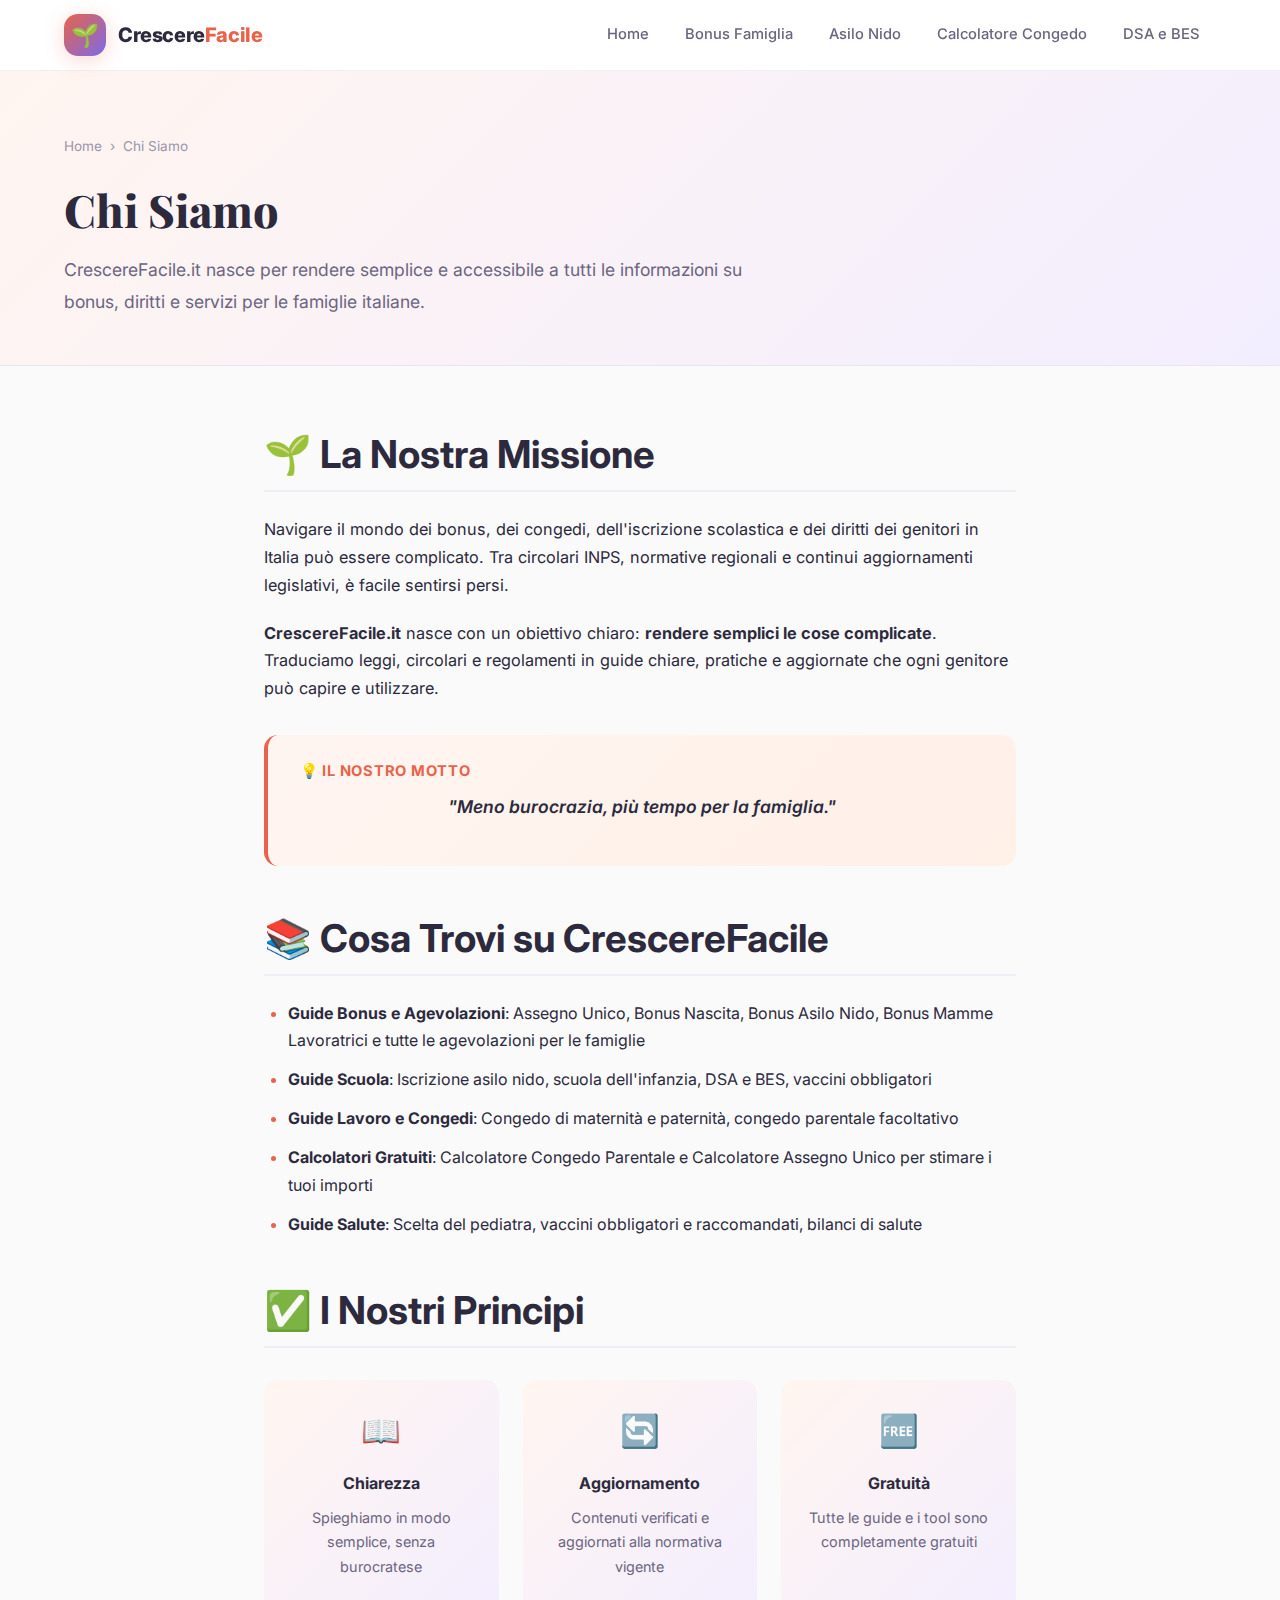
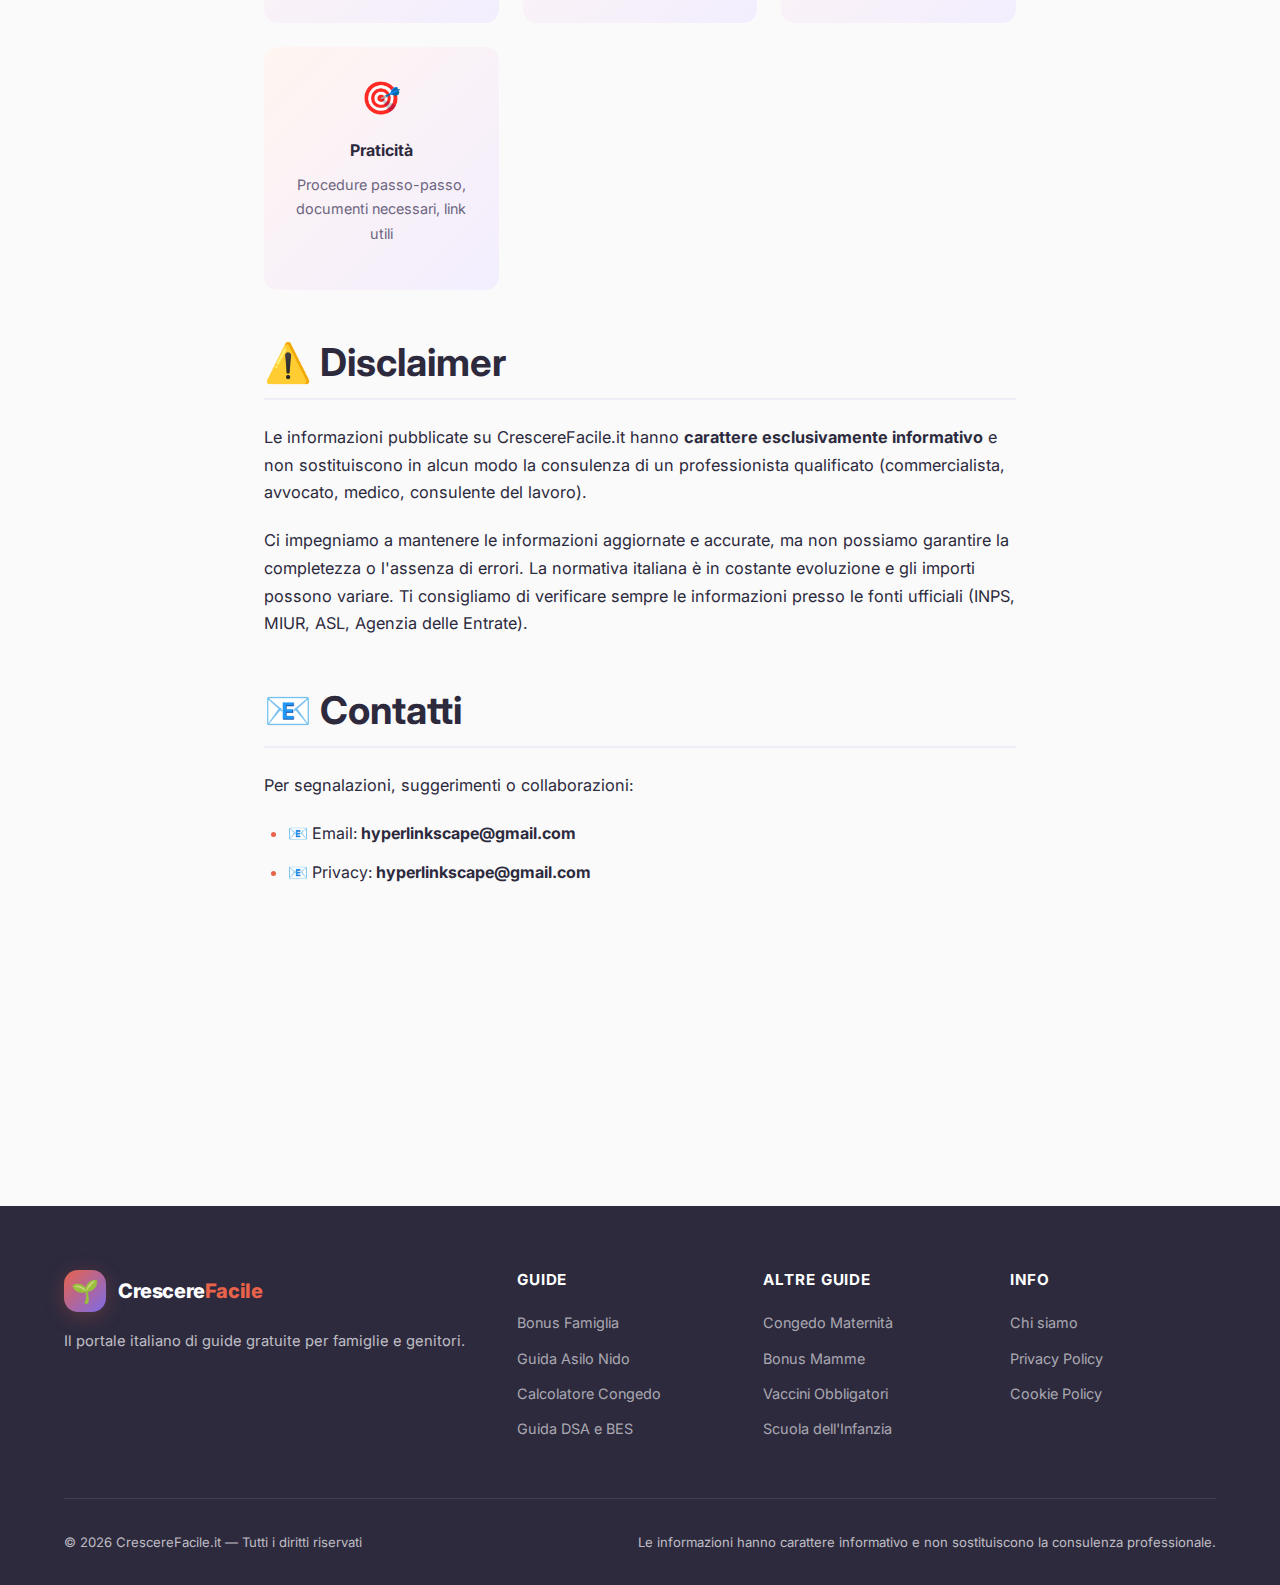
<file: chi-siamo.html>
<!DOCTYPE html>
<html lang="it">

<head>
    <meta charset="UTF-8">
    <meta name="viewport" content="width=device-width, initial-scale=1.0">
    <title>Chi Siamo — CrescereFacile.it | Il Portale per Famiglie Italiane</title>
    <meta name="description"
        content="Scopri CrescereFacile.it: il portale italiano di guide gratuite per famiglie e genitori. Bonus, scuola, salute bambini, congedi e calcolatori.">
    <meta name="robots" content="index, follow">
    <link rel="canonical" href="https://crescerefacile.it/chi-siamo.html">

    <meta property="og:type" content="website">
    <meta property="og:title" content="Chi Siamo — CrescereFacile.it">
    <meta property="og:description" content="Il portale italiano di guide gratuite per famiglie e genitori.">
    <meta property="og:url" content="https://crescerefacile.it/chi-siamo.html">
    <meta property="og:site_name" content="CrescereFacile.it">

    <link rel="stylesheet" href="css/style.css">
    <link rel="icon" type="image/svg+xml" href="favicon.svg">
</head>

<body>

    <nav class="navbar" role="navigation" aria-label="Navigazione principale">
        <div class="container">
            <a href="index.html" class="nav-logo">
                <div class="nav-logo-icon">🌱</div>
                <div class="nav-logo-text">Crescere<span>Facile</span></div>
            </a>
            <button class="nav-toggle" aria-label="Apri menu" aria-expanded="false">☰</button>
            <ul class="nav-links">
                <li><a href="index.html">Home</a></li>
                <li><a href="bonus-famiglia.html">Bonus Famiglia</a></li>
                <li><a href="guida-asilo-nido.html">Asilo Nido</a></li>
                <li><a href="calcolatore-congedo.html">Calcolatore Congedo</a></li>
                <li><a href="guida-dsa-bes.html">DSA e BES</a></li>
            </ul>
        </div>
    </nav>

    <header class="page-header">
        <div class="container">
            <ul class="breadcrumb">
                <li><a href="index.html">Home</a></li>
                <li>›</li>
                <li>Chi Siamo</li>
            </ul>
            <h1>Chi Siamo</h1>
            <p class="lead">CrescereFacile.it nasce per rendere semplice e accessibile a tutti le informazioni su bonus,
                diritti e servizi per le famiglie italiane.</p>
        </div>
    </header>

    <div class="page-content">
        <div class="container" style="max-width: 800px;">
            <div class="article">

                <h2>🌱 La Nostra Missione</h2>
                <p>Navigare il mondo dei bonus, dei congedi, dell'iscrizione scolastica e dei diritti dei genitori in
                    Italia può essere complicato. Tra circolari INPS, normative regionali e continui aggiornamenti
                    legislativi, è facile sentirsi persi.</p>

                <p><strong>CrescereFacile.it</strong> nasce con un obiettivo chiaro: <strong>rendere semplici le cose
                        complicate</strong>. Traduciamo leggi, circolari e regolamenti in guide chiare, pratiche e
                    aggiornate che ogni genitore può capire e utilizzare.</p>

                <div class="info-box bonus">
                    <div class="info-box-title">💡 Il nostro motto</div>
                    <p style="font-size: 1.1rem; font-weight: 600; text-align: center;"><em>"Meno burocrazia, più tempo
                            per la famiglia."</em></p>
                </div>

                <h2>📚 Cosa Trovi su CrescereFacile</h2>
                <ul>
                    <li><strong>Guide Bonus e Agevolazioni</strong>: Assegno Unico, Bonus Nascita, Bonus Asilo Nido,
                        Bonus Mamme Lavoratrici e tutte le agevolazioni per le famiglie</li>
                    <li><strong>Guide Scuola</strong>: Iscrizione asilo nido, scuola dell'infanzia, DSA e BES, vaccini
                        obbligatori</li>
                    <li><strong>Guide Lavoro e Congedi</strong>: Congedo di maternità e paternità, congedo parentale
                        facoltativo</li>
                    <li><strong>Calcolatori Gratuiti</strong>: Calcolatore Congedo Parentale e Calcolatore Assegno Unico
                        per stimare i tuoi importi</li>
                    <li><strong>Guide Salute</strong>: Scelta del pediatra, vaccini obbligatori e raccomandati, bilanci
                        di salute</li>
                </ul>

                <h2>✅ I Nostri Principi</h2>

                <div
                    style="display: grid; grid-template-columns: repeat(auto-fit, minmax(220px, 1fr)); gap: var(--sp-6); margin: var(--sp-8) 0;">
                    <div
                        style="background: var(--grad-warm); padding: var(--sp-6); border-radius: var(--radius-md); text-align: center;">
                        <div style="font-size: 2rem; margin-bottom: var(--sp-3);">📖</div>
                        <strong>Chiarezza</strong>
                        <p style="font-size: 0.9rem; color: var(--clr-text-light); margin-top: var(--sp-2);">Spieghiamo
                            in modo semplice, senza burocratese</p>
                    </div>
                    <div
                        style="background: var(--grad-warm); padding: var(--sp-6); border-radius: var(--radius-md); text-align: center;">
                        <div style="font-size: 2rem; margin-bottom: var(--sp-3);">🔄</div>
                        <strong>Aggiornamento</strong>
                        <p style="font-size: 0.9rem; color: var(--clr-text-light); margin-top: var(--sp-2);">Contenuti
                            verificati e aggiornati alla normativa vigente</p>
                    </div>
                    <div
                        style="background: var(--grad-warm); padding: var(--sp-6); border-radius: var(--radius-md); text-align: center;">
                        <div style="font-size: 2rem; margin-bottom: var(--sp-3);">🆓</div>
                        <strong>Gratuità</strong>
                        <p style="font-size: 0.9rem; color: var(--clr-text-light); margin-top: var(--sp-2);">Tutte le
                            guide e i tool sono completamente gratuiti</p>
                    </div>
                    <div
                        style="background: var(--grad-warm); padding: var(--sp-6); border-radius: var(--radius-md); text-align: center;">
                        <div style="font-size: 2rem; margin-bottom: var(--sp-3);">🎯</div>
                        <strong>Praticità</strong>
                        <p style="font-size: 0.9rem; color: var(--clr-text-light); margin-top: var(--sp-2);">Procedure
                            passo-passo, documenti necessari, link utili</p>
                    </div>
                </div>

                <h2>⚠️ Disclaimer</h2>
                <p>Le informazioni pubblicate su CrescereFacile.it hanno <strong>carattere esclusivamente
                        informativo</strong> e non sostituiscono in alcun modo la consulenza di un professionista
                    qualificato (commercialista, avvocato, medico, consulente del lavoro).</p>
                <p>Ci impegniamo a mantenere le informazioni aggiornate e accurate, ma non possiamo garantire la
                    completezza o l'assenza di errori. La normativa italiana è in costante evoluzione e gli importi
                    possono variare. Ti consigliamo di verificare sempre le informazioni presso le fonti ufficiali
                    (INPS, MIUR, ASL, Agenzia delle Entrate).</p>

                <h2>📧 Contatti</h2>
                <p>Per segnalazioni, suggerimenti o collaborazioni:</p>
                <ul>
                    <li>📧 Email: <strong>hyperlinkscape@gmail.com</strong></li>
                    <li>📧 Privacy: <strong>hyperlinkscape@gmail.com</strong></li>
                </ul>

                <div class="info-box tip" style="margin-top: var(--sp-10);">
                    <div class="info-box-title">🤝 Collabora con noi</div>
                    <p>Sei un professionista (consulente del lavoro, pedagogista, pediatra) e vorresti contribuire con
                        contenuti verificati? Scrivici all'indirizzo email sopra indicato. Siamo sempre alla ricerca di
                        esperti per offrire contenuti di qualità alle famiglie italiane.</p>
                </div>

            </div>
        </div>
    </div>

    <footer class="footer">
        <div class="container">
            <div class="footer-grid">
                <div class="footer-brand">
                    <a href="index.html" class="nav-logo" style="margin-bottom: var(--sp-2);">
                        <div class="nav-logo-icon">🌱</div>
                        <div class="nav-logo-text" style="color:white;">Crescere<span>Facile</span></div>
                    </a>
                    <p>Il portale italiano di guide gratuite per famiglie e genitori.</p>
                </div>
                <div>
                    <h4>Guide</h4>
                    <ul class="footer-links">
                        <li><a href="bonus-famiglia.html">Bonus Famiglia</a></li>
                        <li><a href="guida-asilo-nido.html">Guida Asilo Nido</a></li>
                        <li><a href="calcolatore-congedo.html">Calcolatore Congedo</a></li>
                        <li><a href="guida-dsa-bes.html">Guida DSA e BES</a></li>
                    </ul>
                </div>
                <div>
                    <h4>Altre Guide</h4>
                    <ul class="footer-links">
                        <li><a href="congedo-maternita.html">Congedo Maternità</a></li>
                        <li><a href="bonus-mamme-lavoratrici.html">Bonus Mamme</a></li>
                        <li><a href="vaccini-obbligatori.html">Vaccini Obbligatori</a></li>
                        <li><a href="guida-scuola-infanzia.html">Scuola dell'Infanzia</a></li>
                    </ul>
                </div>
                <div>
                    <h4>Info</h4>
                    <ul class="footer-links">
                        <li><a href="chi-siamo.html">Chi siamo</a></li>
                        <li><a href="privacy-policy.html">Privacy Policy</a></li>
                        <li><a href="cookie-policy.html">Cookie Policy</a></li>
                    </ul>
                </div>
            </div>
            <div class="footer-bottom">
                <span>© 2026 CrescereFacile.it — Tutti i diritti riservati</span>
                <span>Le informazioni hanno carattere informativo e non sostituiscono la consulenza
                    professionale.</span>
            </div>
        </div>
    </footer>
    <script src="js/main.js"></script>
</body>

</html>
</file>
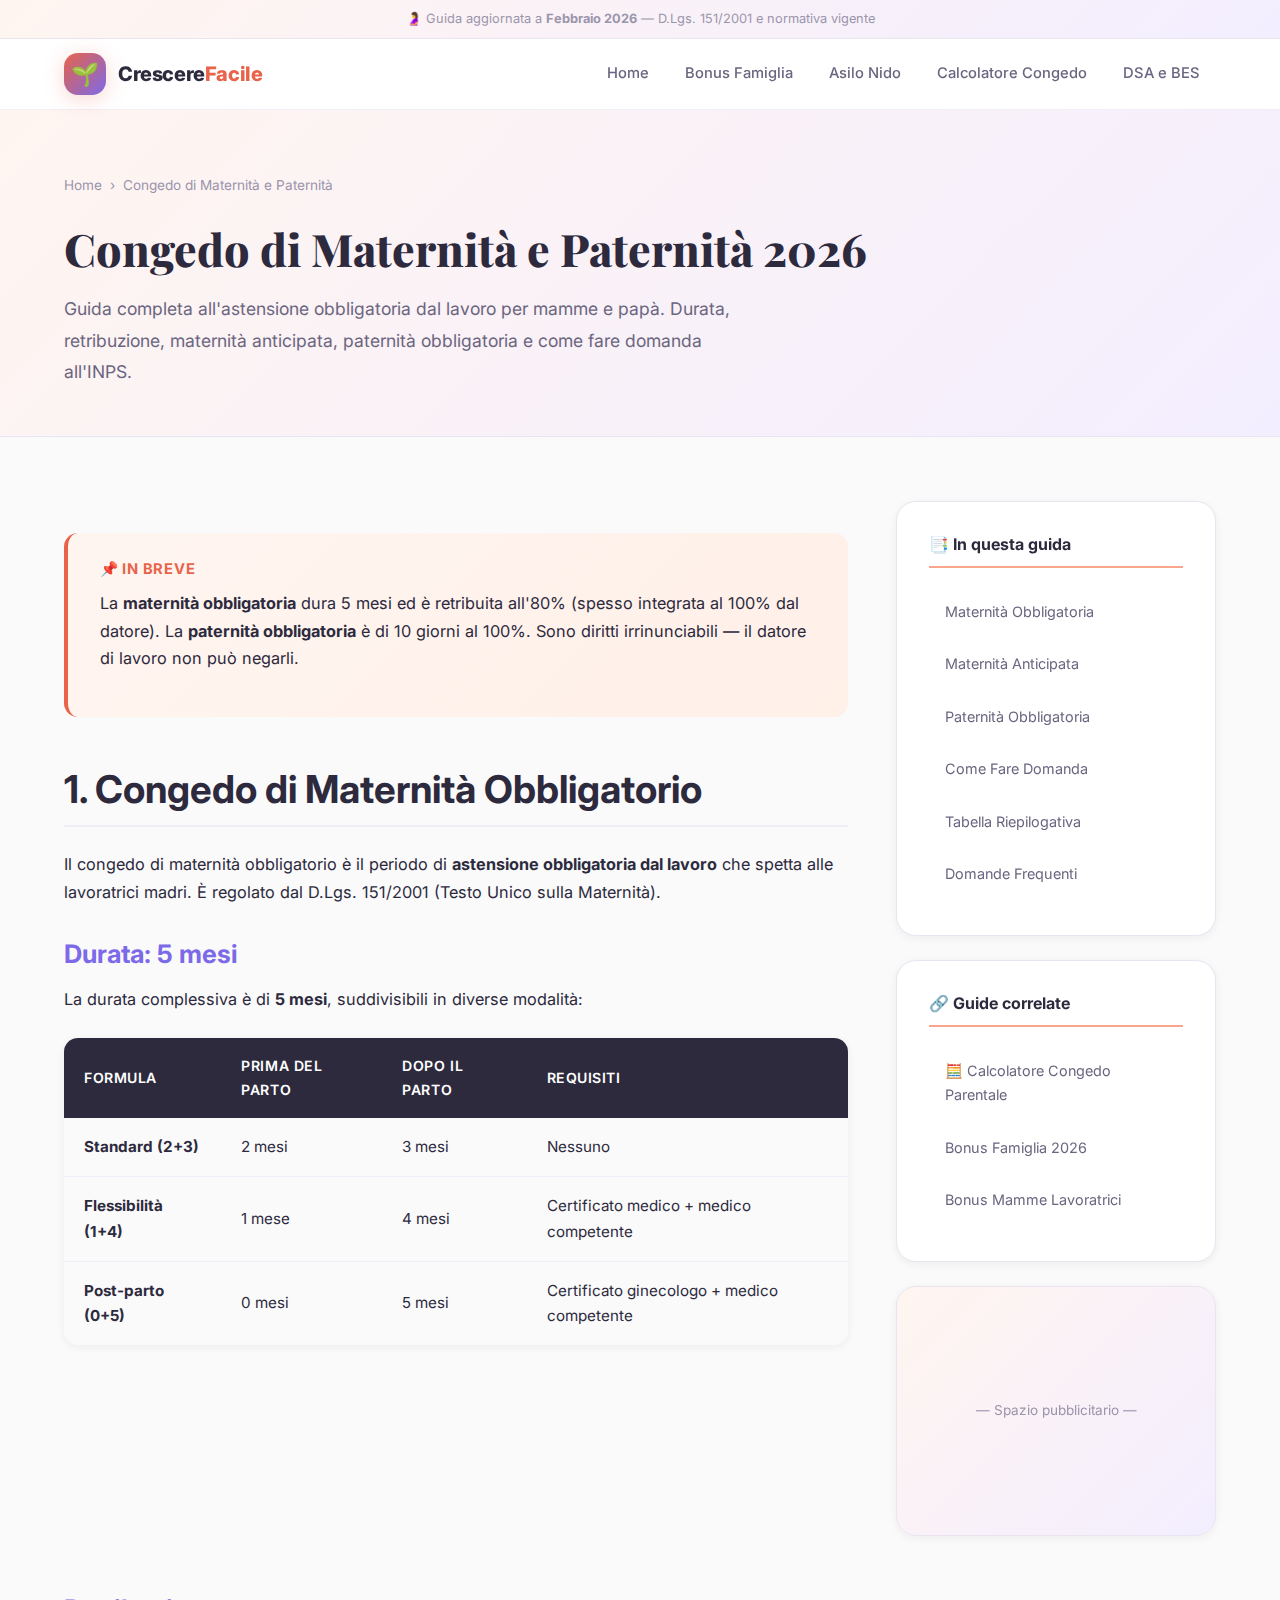
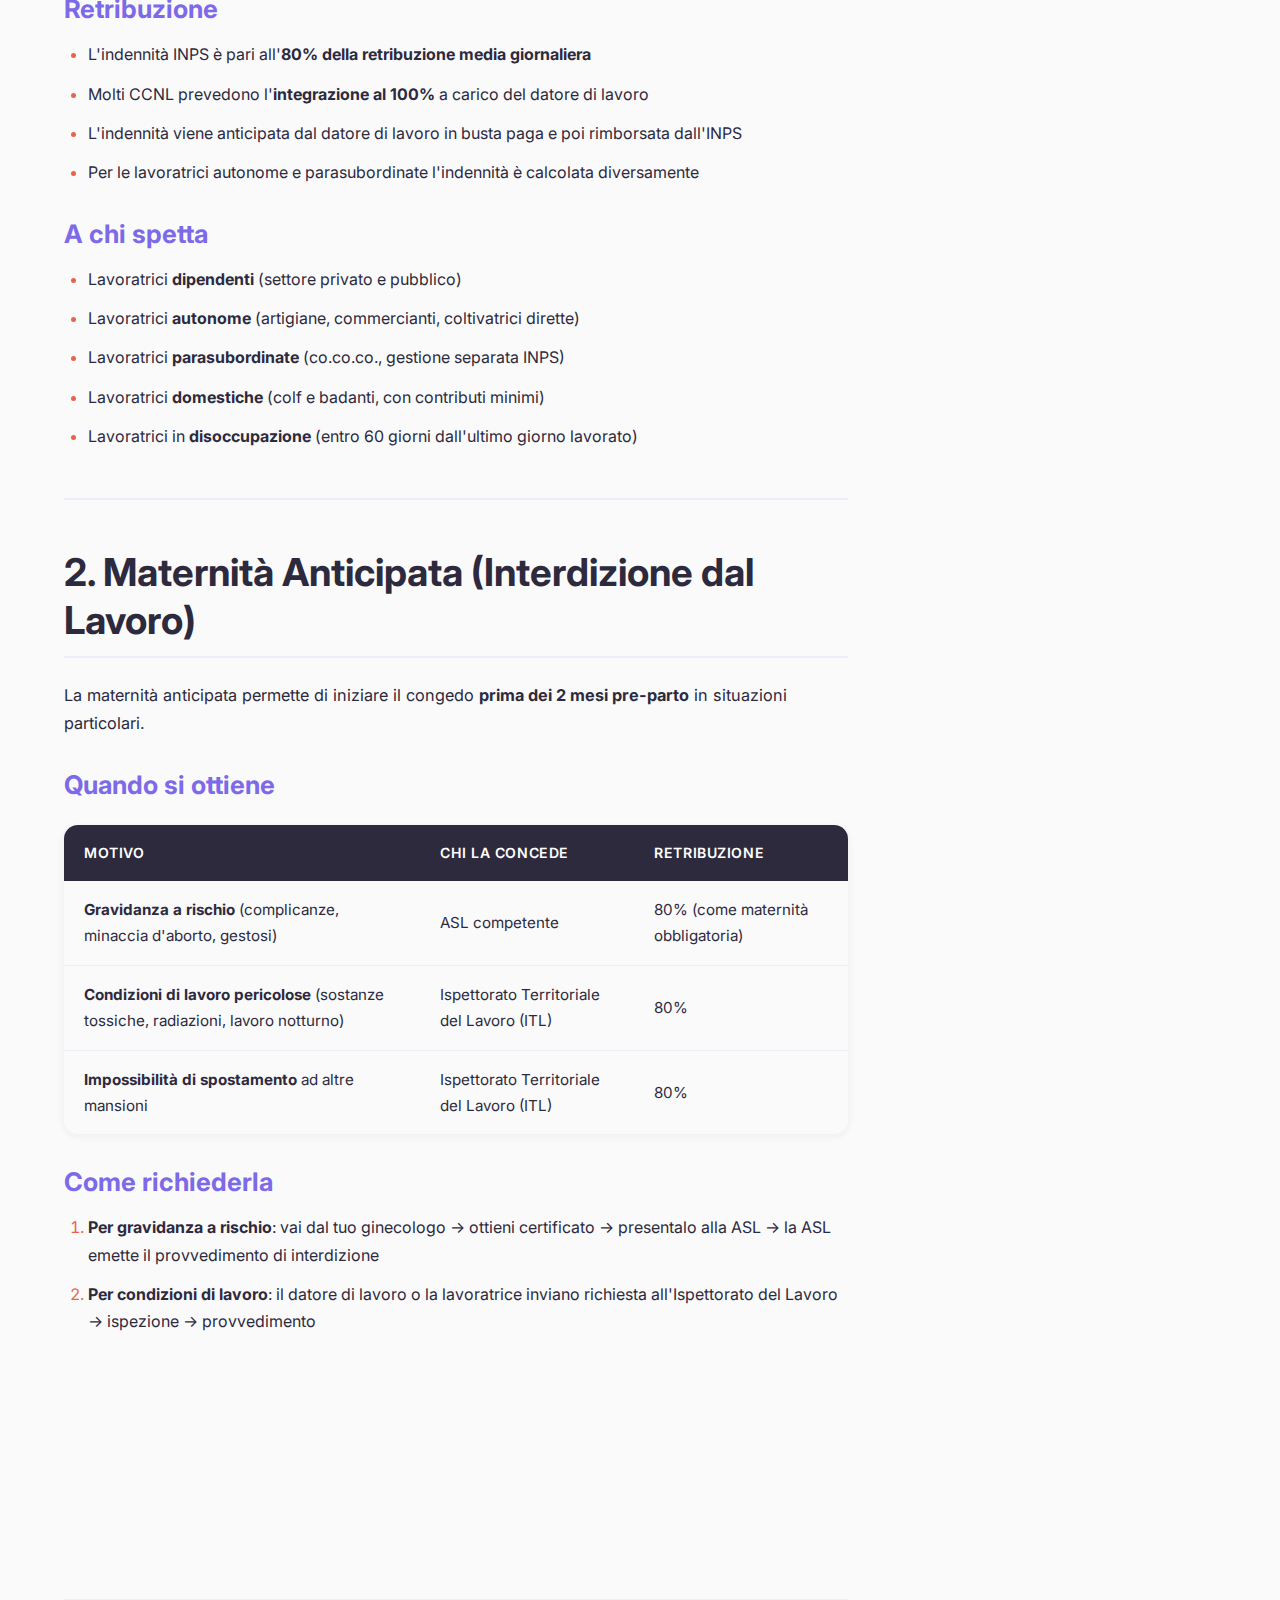
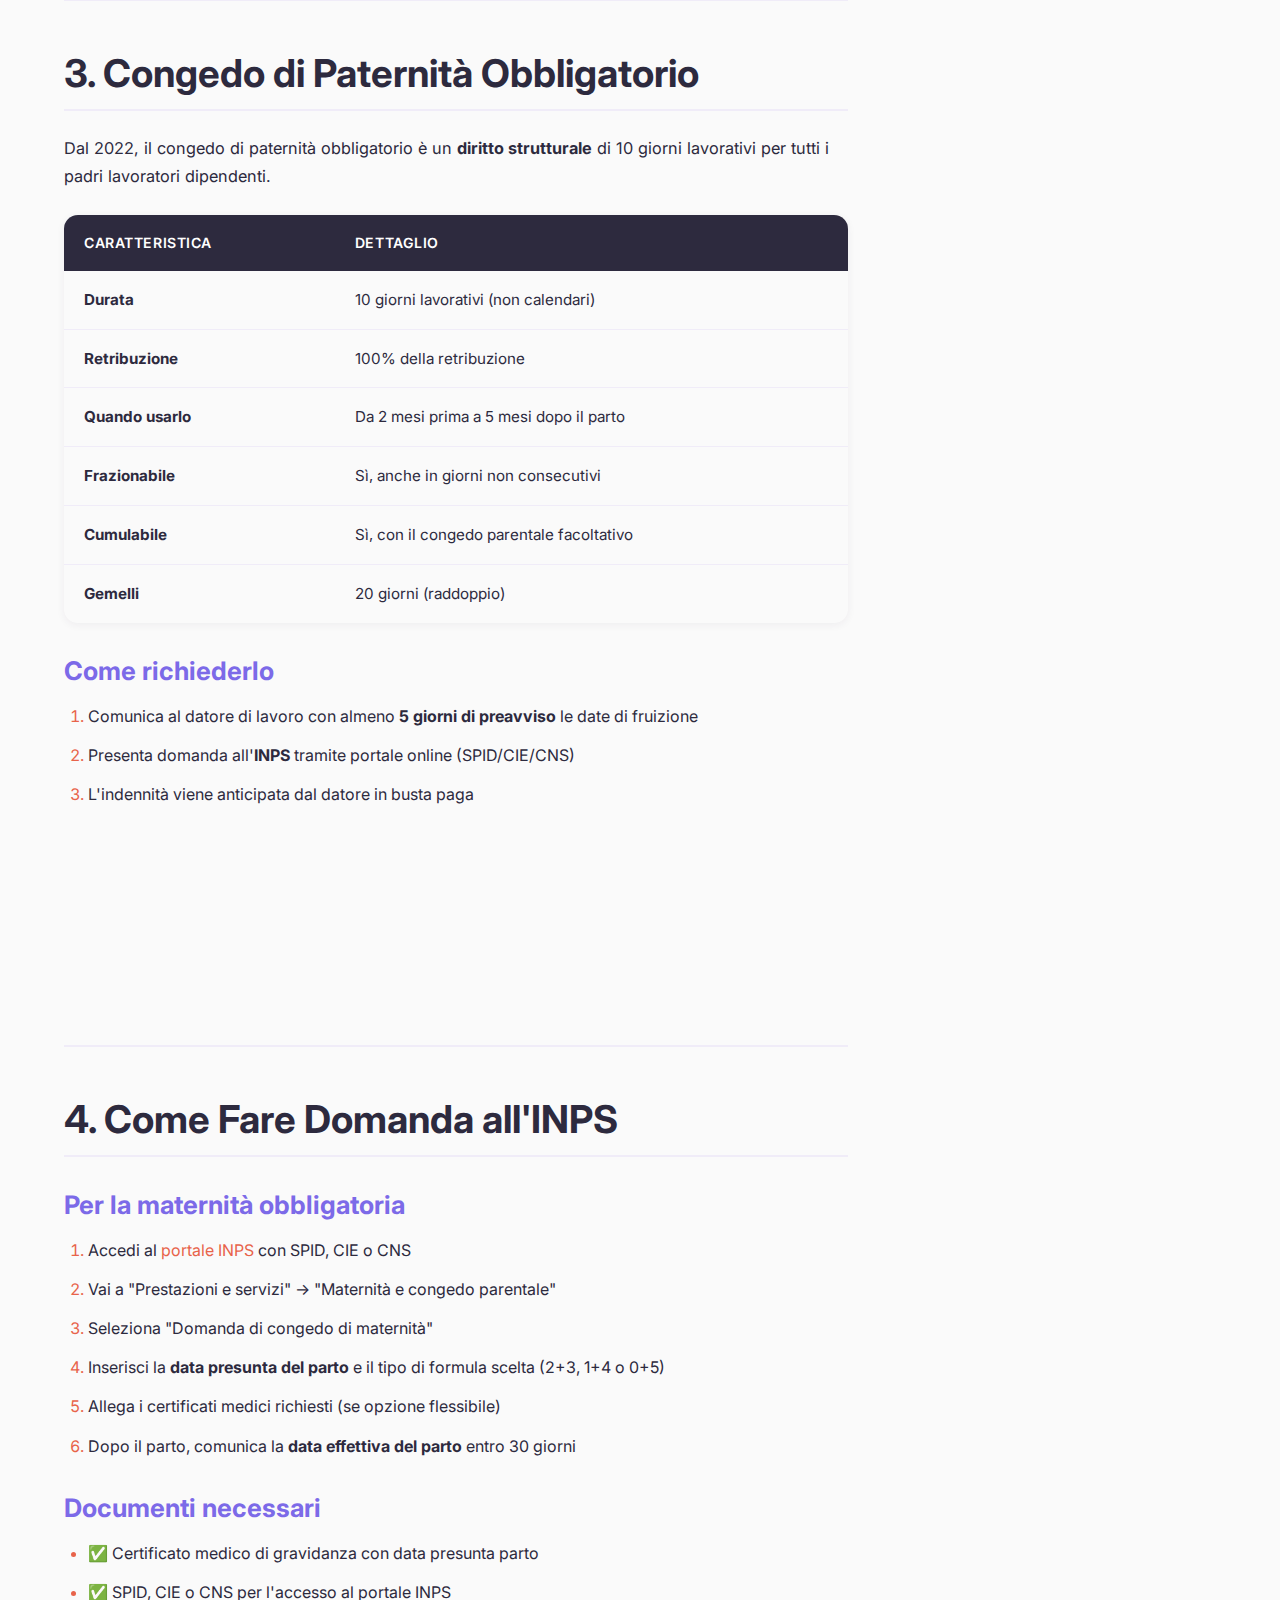
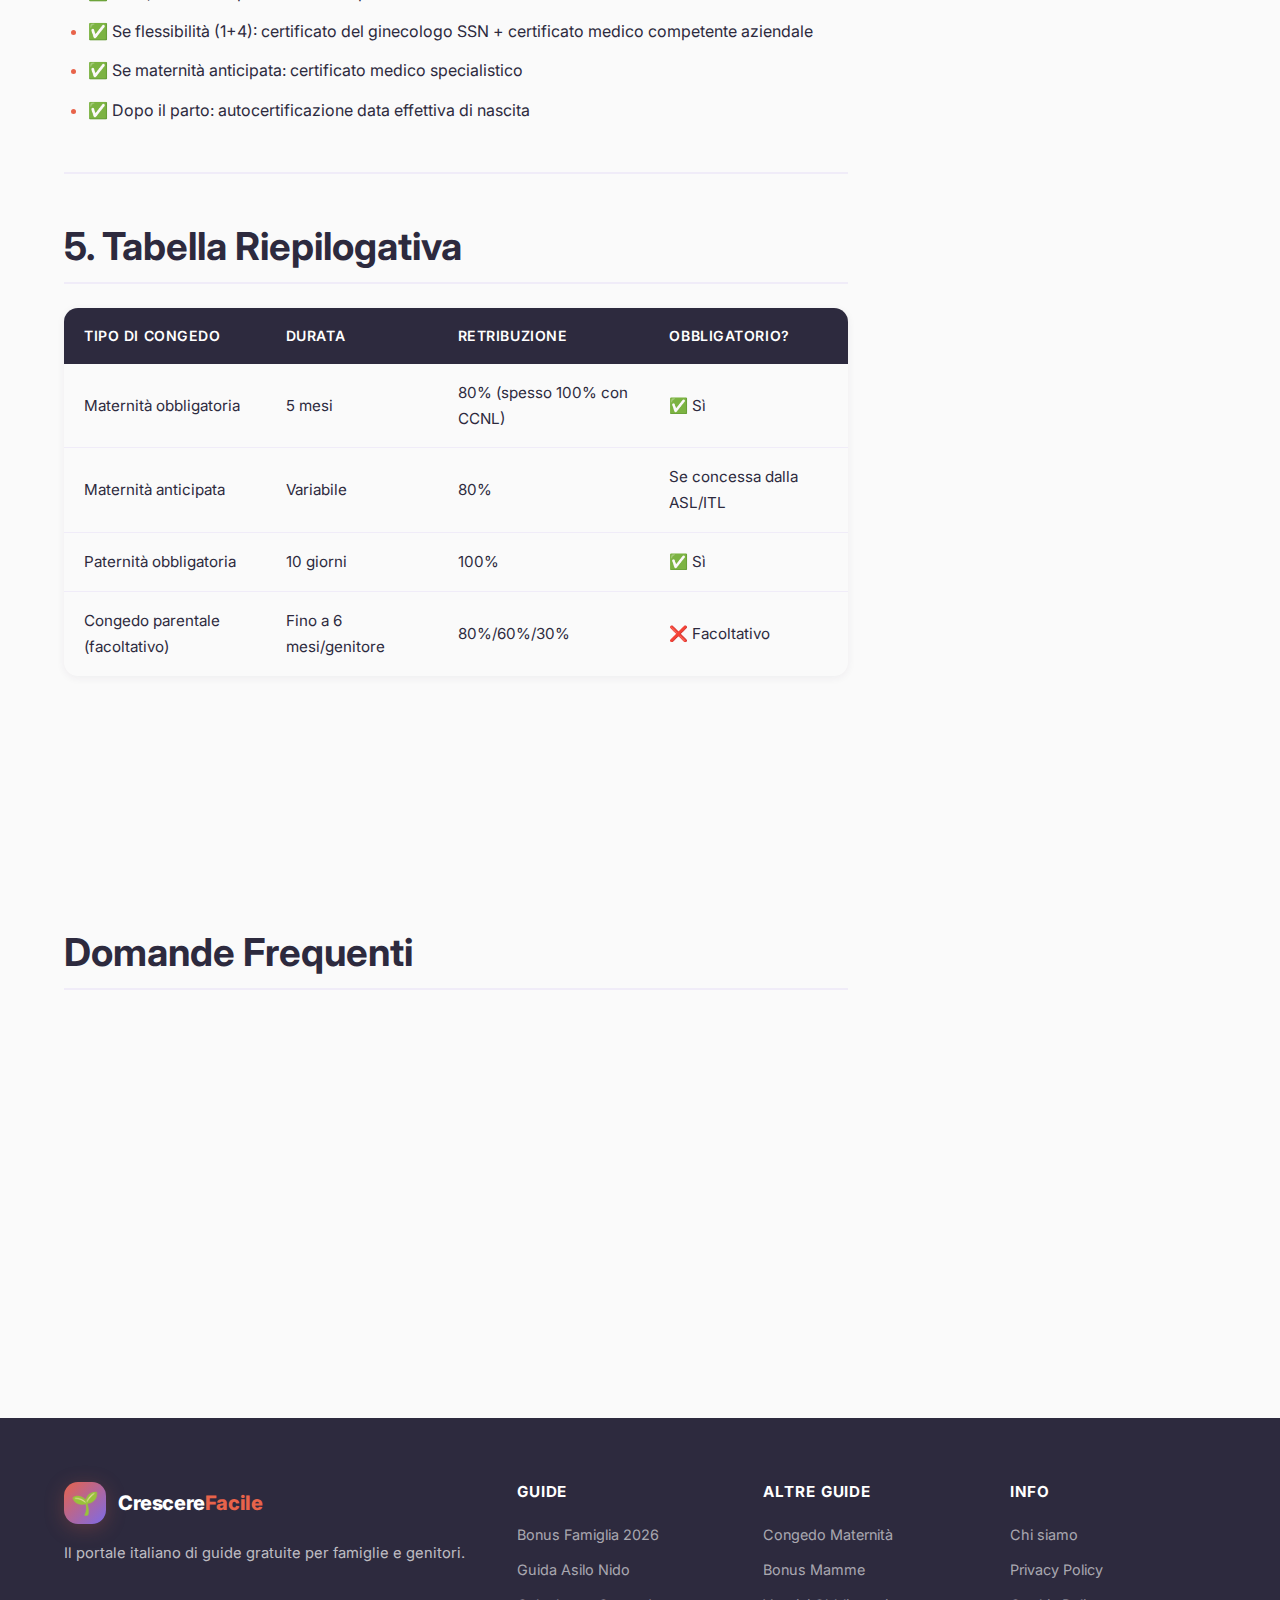
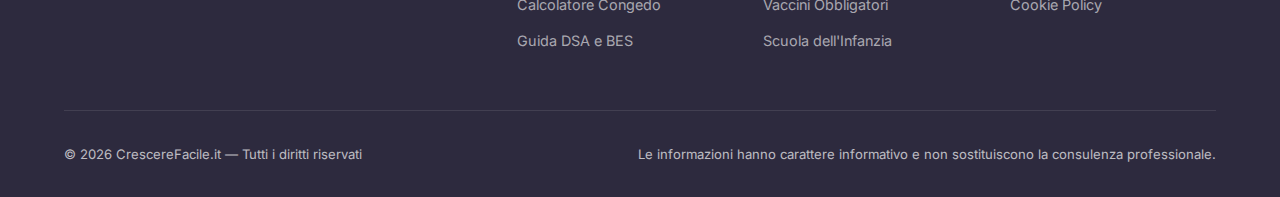
<file: congedo-maternita.html>
<!DOCTYPE html>
<html lang="it">

<head>
    <meta charset="UTF-8">
    <meta name="viewport" content="width=device-width, initial-scale=1.0">
    <title>Congedo di Maternità e Paternità 2026 — Guida Completa | CrescereFacile.it</title>
    <meta name="description"
        content="Guida completa al congedo di maternità obbligatorio 2026: durata, retribuzione 80%, maternità anticipata, congedo paternità 10 giorni e come fare domanda INPS.">
    <meta name="keywords"
        content="congedo maternità obbligatorio, maternità INPS, congedo paternità 10 giorni, indennità maternità 80%, maternità anticipata, astensione obbligatoria">
    <meta name="robots" content="index, follow">
    <link rel="canonical" href="https://crescerefacile.it/congedo-maternita.html">

    <meta property="og:type" content="article">
    <meta property="og:title" content="Congedo di Maternità e Paternità 2026 — Guida Completa">
    <meta property="og:description"
        content="Tutto sul congedo di maternità e paternità obbligatorio: durata, retribuzione e domanda INPS.">
    <meta property="og:url" content="https://crescerefacile.it/congedo-maternita.html">
    <meta property="og:site_name" content="CrescereFacile.it">
    <meta property="og:locale" content="it_IT">

    <link rel="stylesheet" href="css/style.css">
    <link rel="icon" type="image/svg+xml" href="favicon.svg">

    <script type="application/ld+json">
  {
    "@context": "https://schema.org",
    "@type": "Article",
    "headline": "Congedo di Maternità e Paternità Obbligatorio 2026: Guida Completa",
    "datePublished": "2026-02-15",
    "dateModified": "2026-02-15",
    "author": { "@type": "Organization", "name": "CrescereFacile.it" },
    "publisher": { "@type": "Organization", "name": "CrescereFacile.it" },
    "mainEntityOfPage": "https://crescerefacile.it/congedo-maternita.html",
    "inLanguage": "it-IT"
  }
  </script>

    <script type="application/ld+json">
  {
    "@context": "https://schema.org",
    "@type": "FAQPage",
    "mainEntity": [
      {
        "@type": "Question",
        "name": "Quanto dura il congedo di maternità obbligatorio?",
        "acceptedAnswer": {
          "@type": "Answer",
          "text": "Il congedo di maternità obbligatorio dura 5 mesi complessivi. La formula standard è 2 mesi prima del parto + 3 mesi dopo, ma è possibile optare per la flessibilità (1+4) o il congedo esclusivamente post-parto (0+5) con certificazione medica."
        }
      },
      {
        "@type": "Question",
        "name": "Quanto si guadagna durante la maternità obbligatoria?",
        "acceptedAnswer": {
          "@type": "Answer",
          "text": "L'indennità di maternità obbligatoria è pari all'80% della retribuzione media giornaliera. Molti contratti collettivi nazionali prevedono l'integrazione al 100% a carico del datore di lavoro."
        }
      },
      {
        "@type": "Question",
        "name": "Quanti giorni di congedo spettano al padre?",
        "acceptedAnswer": {
          "@type": "Answer",
          "text": "Il padre lavoratore dipendente ha diritto a 10 giorni lavorativi di congedo di paternità obbligatorio, retribuiti al 100%, da fruire entro 5 mesi dalla nascita del figlio. Sono fruibili anche in modo non continuativo."
        }
      },
      {
        "@type": "Question",
        "name": "Cos'è la maternità anticipata?",
        "acceptedAnswer": {
          "@type": "Answer",
          "text": "La maternità anticipata (o interdizione anticipata dal lavoro) è un'estensione del congedo che inizia prima dei 2 mesi pre-parto, concessa in caso di gravidanza a rischio, condizioni di lavoro pericolose o incompatibili. Si richiede alla ASL o all'Ispettorato del Lavoro."
        }
      }
    ]
  }
  </script>
</head>

<body>

    <div class="top-banner">
        🤰 Guida aggiornata a <strong>Febbraio 2026</strong> — D.Lgs. 151/2001 e normativa vigente
    </div>

    <nav class="navbar" role="navigation" aria-label="Navigazione principale">
        <div class="container">
            <a href="index.html" class="nav-logo" aria-label="CrescereFacile homepage">
                <div class="nav-logo-icon">🌱</div>
                <div class="nav-logo-text">Crescere<span>Facile</span></div>
            </a>
            <button class="nav-toggle" aria-label="Apri menu" aria-expanded="false">☰</button>
            <ul class="nav-links">
                <li><a href="index.html">Home</a></li>
                <li><a href="bonus-famiglia.html">Bonus Famiglia</a></li>
                <li><a href="guida-asilo-nido.html">Asilo Nido</a></li>
                <li><a href="calcolatore-congedo.html">Calcolatore Congedo</a></li>
                <li><a href="guida-dsa-bes.html">DSA e BES</a></li>
            </ul>
        </div>
    </nav>

    <header class="page-header">
        <div class="container">
            <ul class="breadcrumb">
                <li><a href="index.html">Home</a></li>
                <li>›</li>
                <li>Congedo di Maternità e Paternità</li>
            </ul>
            <h1>Congedo di Maternità e Paternità 2026</h1>
            <p class="lead">Guida completa all'astensione obbligatoria dal lavoro per mamme e papà. Durata,
                retribuzione, maternità anticipata, paternità obbligatoria e come fare domanda all'INPS.</p>
        </div>
    </header>

    <div class="page-content">
        <div class="container content-layout">

            <main class="content-main article">

                <div class="info-box bonus">
                    <div class="info-box-title">📌 In breve</div>
                    <p>La <strong>maternità obbligatoria</strong> dura 5 mesi ed è retribuita all'80% (spesso integrata
                        al 100% dal datore). La <strong>paternità obbligatoria</strong> è di 10 giorni al 100%. Sono
                        diritti irrinunciabili — il datore di lavoro non può negarli.</p>
                </div>

                <h2 id="maternita-obbligatoria">1. Congedo di Maternità Obbligatorio</h2>

                <p>Il congedo di maternità obbligatorio è il periodo di <strong>astensione obbligatoria dal
                        lavoro</strong> che spetta alle lavoratrici madri. È regolato dal D.Lgs. 151/2001 (Testo Unico
                    sulla Maternità).</p>

                <h3>Durata: 5 mesi</h3>
                <p>La durata complessiva è di <strong>5 mesi</strong>, suddivisibili in diverse modalità:</p>

                <div class="data-table-wrapper">
                    <table class="data-table">
                        <thead>
                            <tr>
                                <th>Formula</th>
                                <th>Prima del parto</th>
                                <th>Dopo il parto</th>
                                <th>Requisiti</th>
                            </tr>
                        </thead>
                        <tbody>
                            <tr>
                                <td><strong>Standard (2+3)</strong></td>
                                <td>2 mesi</td>
                                <td>3 mesi</td>
                                <td>Nessuno</td>
                            </tr>
                            <tr>
                                <td><strong>Flessibilità (1+4)</strong></td>
                                <td>1 mese</td>
                                <td>4 mesi</td>
                                <td>Certificato medico + medico competente</td>
                            </tr>
                            <tr>
                                <td><strong>Post-parto (0+5)</strong></td>
                                <td>0 mesi</td>
                                <td>5 mesi</td>
                                <td>Certificato ginecologo + medico competente</td>
                            </tr>
                        </tbody>
                    </table>
                </div>

                <div class="info-box tip">
                    <div class="info-box-title">💡 Consiglio</div>
                    <p>La formula <strong>0+5</strong> (lavorare fino al parto) è possibile dal 2019 ma richiede che il
                        medico del SSN e il medico competente aziendale certifichino che le condizioni di salute e
                        lavoro lo permettano. È molto utile per le lavoratrici in buona salute con lavori non faticosi.
                    </p>
                </div>

                <h3>Retribuzione</h3>
                <ul>
                    <li>L'indennità INPS è pari all'<strong>80% della retribuzione media giornaliera</strong></li>
                    <li>Molti CCNL prevedono l'<strong>integrazione al 100%</strong> a carico del datore di lavoro</li>
                    <li>L'indennità viene anticipata dal datore di lavoro in busta paga e poi rimborsata dall'INPS</li>
                    <li>Per le lavoratrici autonome e parasubordinate l'indennità è calcolata diversamente</li>
                </ul>

                <h3>A chi spetta</h3>
                <ul>
                    <li>Lavoratrici <strong>dipendenti</strong> (settore privato e pubblico)</li>
                    <li>Lavoratrici <strong>autonome</strong> (artigiane, commercianti, coltivatrici dirette)</li>
                    <li>Lavoratrici <strong>parasubordinate</strong> (co.co.co., gestione separata INPS)</li>
                    <li>Lavoratrici <strong>domestiche</strong> (colf e badanti, con contributi minimi)</li>
                    <li>Lavoratrici in <strong>disoccupazione</strong> (entro 60 giorni dall'ultimo giorno lavorato)
                    </li>
                </ul>

                <hr style="margin: var(--sp-12) 0; border: none; border-top: 2px solid var(--clr-divider);">

                <h2 id="maternita-anticipata">2. Maternità Anticipata (Interdizione dal Lavoro)</h2>

                <p>La maternità anticipata permette di iniziare il congedo <strong>prima dei 2 mesi pre-parto</strong>
                    in situazioni particolari.</p>

                <h3>Quando si ottiene</h3>

                <div class="data-table-wrapper">
                    <table class="data-table">
                        <thead>
                            <tr>
                                <th>Motivo</th>
                                <th>Chi la concede</th>
                                <th>Retribuzione</th>
                            </tr>
                        </thead>
                        <tbody>
                            <tr>
                                <td><strong>Gravidanza a rischio</strong> (complicanze, minaccia d'aborto, gestosi)</td>
                                <td>ASL competente</td>
                                <td>80% (come maternità obbligatoria)</td>
                            </tr>
                            <tr>
                                <td><strong>Condizioni di lavoro pericolose</strong> (sostanze tossiche, radiazioni,
                                    lavoro notturno)</td>
                                <td>Ispettorato Territoriale del Lavoro (ITL)</td>
                                <td>80%</td>
                            </tr>
                            <tr>
                                <td><strong>Impossibilità di spostamento</strong> ad altre mansioni</td>
                                <td>Ispettorato Territoriale del Lavoro (ITL)</td>
                                <td>80%</td>
                            </tr>
                        </tbody>
                    </table>
                </div>

                <h3>Come richiederla</h3>
                <ol>
                    <li><strong>Per gravidanza a rischio</strong>: vai dal tuo ginecologo → ottieni certificato →
                        presentalo alla ASL → la ASL emette il provvedimento di interdizione</li>
                    <li><strong>Per condizioni di lavoro</strong>: il datore di lavoro o la lavoratrice inviano
                        richiesta all'Ispettorato del Lavoro → ispezione → provvedimento</li>
                </ol>

                <div class="info-box warning">
                    <div class="info-box-title">⚠️ Importante</div>
                    <p>La maternità anticipata per gravidanza a rischio ha effetto <strong>dal giorno della visita
                            ASL</strong>, non dal giorno della richiesta. Quindi prenota il prima possibile non appena
                        il tuo medico ti consiglia l'astensione.</p>
                </div>

                <hr style="margin: var(--sp-12) 0; border: none; border-top: 2px solid var(--clr-divider);">

                <h2 id="paternita">3. Congedo di Paternità Obbligatorio</h2>

                <p>Dal 2022, il congedo di paternità obbligatorio è un <strong>diritto strutturale</strong> di 10 giorni
                    lavorativi per tutti i padri lavoratori dipendenti.</p>

                <div class="data-table-wrapper">
                    <table class="data-table">
                        <thead>
                            <tr>
                                <th>Caratteristica</th>
                                <th>Dettaglio</th>
                            </tr>
                        </thead>
                        <tbody>
                            <tr>
                                <td><strong>Durata</strong></td>
                                <td>10 giorni lavorativi (non calendari)</td>
                            </tr>
                            <tr>
                                <td><strong>Retribuzione</strong></td>
                                <td>100% della retribuzione</td>
                            </tr>
                            <tr>
                                <td><strong>Quando usarlo</strong></td>
                                <td>Da 2 mesi prima a 5 mesi dopo il parto</td>
                            </tr>
                            <tr>
                                <td><strong>Frazionabile</strong></td>
                                <td>Sì, anche in giorni non consecutivi</td>
                            </tr>
                            <tr>
                                <td><strong>Cumulabile</strong></td>
                                <td>Sì, con il congedo parentale facoltativo</td>
                            </tr>
                            <tr>
                                <td><strong>Gemelli</strong></td>
                                <td>20 giorni (raddoppio)</td>
                            </tr>
                        </tbody>
                    </table>
                </div>

                <h3>Come richiederlo</h3>
                <ol>
                    <li>Comunica al datore di lavoro con almeno <strong>5 giorni di preavviso</strong> le date di
                        fruizione</li>
                    <li>Presenta domanda all'<strong>INPS</strong> tramite portale online (SPID/CIE/CNS)</li>
                    <li>L'indennità viene anticipata dal datore in busta paga</li>
                </ol>

                <div class="info-box important">
                    <div class="info-box-title">⚖️ Il tuo diritto</div>
                    <p>Il congedo di paternità è <strong>obbligatorio e irrinunciabile</strong>. Il datore di lavoro
                        <strong>non può impedire</strong> al padre di usufruirne. In caso di rifiuto, il datore rischia
                        sanzioni da 516€ a 2.582€.</p>
                </div>

                <hr style="margin: var(--sp-12) 0; border: none; border-top: 2px solid var(--clr-divider);">

                <h2 id="domanda-inps">4. Come Fare Domanda all'INPS</h2>

                <h3>Per la maternità obbligatoria</h3>
                <ol>
                    <li>Accedi al <a href="https://www.inps.it" target="_blank" rel="noopener">portale INPS</a> con
                        SPID, CIE o CNS</li>
                    <li>Vai a "Prestazioni e servizi" → "Maternità e congedo parentale"</li>
                    <li>Seleziona "Domanda di congedo di maternità"</li>
                    <li>Inserisci la <strong>data presunta del parto</strong> e il tipo di formula scelta (2+3, 1+4 o
                        0+5)</li>
                    <li>Allega i certificati medici richiesti (se opzione flessibile)</li>
                    <li>Dopo il parto, comunica la <strong>data effettiva del parto</strong> entro 30 giorni</li>
                </ol>

                <h3>Documenti necessari</h3>
                <ul>
                    <li>✅ Certificato medico di gravidanza con data presunta parto</li>
                    <li>✅ SPID, CIE o CNS per l'accesso al portale INPS</li>
                    <li>✅ Se flessibilità (1+4): certificato del ginecologo SSN + certificato medico competente
                        aziendale</li>
                    <li>✅ Se maternità anticipata: certificato medico specialistico</li>
                    <li>✅ Dopo il parto: autocertificazione data effettiva di nascita</li>
                </ul>

                <hr style="margin: var(--sp-12) 0; border: none; border-top: 2px solid var(--clr-divider);">

                <h2 id="tabella-riepilogo">5. Tabella Riepilogativa</h2>

                <div class="data-table-wrapper">
                    <table class="data-table">
                        <thead>
                            <tr>
                                <th>Tipo di congedo</th>
                                <th>Durata</th>
                                <th>Retribuzione</th>
                                <th>Obbligatorio?</th>
                            </tr>
                        </thead>
                        <tbody>
                            <tr>
                                <td>Maternità obbligatoria</td>
                                <td>5 mesi</td>
                                <td>80% (spesso 100% con CCNL)</td>
                                <td>✅ Sì</td>
                            </tr>
                            <tr>
                                <td>Maternità anticipata</td>
                                <td>Variabile</td>
                                <td>80%</td>
                                <td>Se concessa dalla ASL/ITL</td>
                            </tr>
                            <tr>
                                <td>Paternità obbligatoria</td>
                                <td>10 giorni</td>
                                <td>100%</td>
                                <td>✅ Sì</td>
                            </tr>
                            <tr>
                                <td>Congedo parentale (facoltativo)</td>
                                <td>Fino a 6 mesi/genitore</td>
                                <td>80%/60%/30%</td>
                                <td>❌ Facoltativo</td>
                            </tr>
                        </tbody>
                    </table>
                </div>

                <div class="info-box tip">
                    <div class="info-box-title">🧮 Calcola il tuo congedo parentale</div>
                    <p>Dopo la maternità/paternità obbligatoria, hai diritto anche al <strong>congedo parentale
                            facoltativo</strong>. Usa il nostro <a href="calcolatore-congedo.html">calcolatore
                            gratuito</a> per scoprire quanti giorni hai e quanto guadagnerai.</p>
                </div>

                <!-- FAQ -->
                <h2 id="faq" style="margin-top: var(--sp-16);">Domande Frequenti</h2>

                <div class="faq-list">
                    <div class="faq-item">
                        <button class="faq-question">Quanto dura il congedo di maternità obbligatorio?<span
                                class="arrow">▼</span></button>
                        <div class="faq-answer">
                            <div class="faq-answer-inner">Il congedo di maternità obbligatorio dura 5 mesi complessivi.
                                La formula standard è 2 mesi prima del parto + 3 mesi dopo, ma è possibile optare per la
                                flessibilità (1+4) o il congedo esclusivamente post-parto (0+5) con certificazione
                                medica.</div>
                        </div>
                    </div>
                    <div class="faq-item">
                        <button class="faq-question">Quanto si guadagna durante la maternità obbligatoria?<span
                                class="arrow">▼</span></button>
                        <div class="faq-answer">
                            <div class="faq-answer-inner">L'indennità di maternità obbligatoria è pari all'80% della
                                retribuzione media giornaliera calcolata dall'INPS. Molti contratti collettivi nazionali
                                (CCNL) prevedono l'integrazione al 100% a carico del datore di lavoro, quindi verifica
                                il tuo contratto.</div>
                        </div>
                    </div>
                    <div class="faq-item">
                        <button class="faq-question">Quanti giorni di congedo spettano al padre?<span
                                class="arrow">▼</span></button>
                        <div class="faq-answer">
                            <div class="faq-answer-inner">Il padre lavoratore dipendente ha diritto a 10 giorni
                                lavorativi di congedo di paternità obbligatorio, retribuiti al 100%, da fruire entro 5
                                mesi dalla nascita del figlio. Sono fruibili anche in modo non continuativo. In caso di
                                gemelli, i giorni raddoppiano a 20.</div>
                        </div>
                    </div>
                    <div class="faq-item">
                        <button class="faq-question">Cos'è la maternità anticipata?<span class="arrow">▼</span></button>
                        <div class="faq-answer">
                            <div class="faq-answer-inner">La maternità anticipata è un'estensione del congedo che inizia
                                prima dei 2 mesi pre-parto, concessa in caso di gravidanza a rischio o condizioni di
                                lavoro pericolose. Si richiede alla ASL (gravidanza a rischio) o all'Ispettorato del
                                Lavoro (condizioni lavorative). La retribuzione resta all'80%.</div>
                        </div>
                    </div>
                </div>

            </main>

            <aside class="sidebar">
                <div class="sidebar-card">
                    <h4>📑 In questa guida</h4>
                    <ul class="sidebar-links">
                        <li><a href="#maternita-obbligatoria">Maternità Obbligatoria</a></li>
                        <li><a href="#maternita-anticipata">Maternità Anticipata</a></li>
                        <li><a href="#paternita">Paternità Obbligatoria</a></li>
                        <li><a href="#domanda-inps">Come Fare Domanda</a></li>
                        <li><a href="#tabella-riepilogo">Tabella Riepilogativa</a></li>
                        <li><a href="#faq">Domande Frequenti</a></li>
                    </ul>
                </div>
                <div class="sidebar-card">
                    <h4>🔗 Guide correlate</h4>
                    <ul class="sidebar-links">
                        <li><a href="calcolatore-congedo.html">🧮 Calcolatore Congedo Parentale</a></li>
                        <li><a href="bonus-famiglia.html">Bonus Famiglia 2026</a></li>
                        <li><a href="bonus-mamme-lavoratrici.html">Bonus Mamme Lavoratrici</a></li>
                    </ul>
                </div>
                <div class="sidebar-card"
                    style="text-align:center; color: var(--clr-text-muted); font-size:0.85rem; min-height:250px; display:flex; align-items:center; justify-content:center; background: var(--grad-warm);">
                    <span>— Spazio pubblicitario —</span>
                </div>
            </aside>
        </div>
    </div>

    <footer class="footer">
        <div class="container">
            <div class="footer-grid">
                <div class="footer-brand">
                    <a href="index.html" class="nav-logo" style="margin-bottom: var(--sp-2);">
                        <div class="nav-logo-icon">🌱</div>
                        <div class="nav-logo-text" style="color:white;">Crescere<span>Facile</span></div>
                    </a>
                    <p>Il portale italiano di guide gratuite per famiglie e genitori.</p>
                </div>
                <div>
                    <h4>Guide</h4>
                    <ul class="footer-links">
                        <li><a href="bonus-famiglia.html">Bonus Famiglia 2026</a></li>
                        <li><a href="guida-asilo-nido.html">Guida Asilo Nido</a></li>
                        <li><a href="calcolatore-congedo.html">Calcolatore Congedo</a></li>
                        <li><a href="guida-dsa-bes.html">Guida DSA e BES</a></li>
                    </ul>
                </div>
                <div>
                    <h4>Altre Guide</h4>
                    <ul class="footer-links">
                        <li><a href="congedo-maternita.html">Congedo Maternità</a></li>
                        <li><a href="bonus-mamme-lavoratrici.html">Bonus Mamme</a></li>
                        <li><a href="vaccini-obbligatori.html">Vaccini Obbligatori</a></li>
                        <li><a href="guida-scuola-infanzia.html">Scuola dell'Infanzia</a></li>
                    </ul>
                </div>
                <div>
                    <h4>Info</h4>
                    <ul class="footer-links">
                        <li><a href="chi-siamo.html">Chi siamo</a></li>
                        <li><a href="privacy-policy.html">Privacy Policy</a></li>
                        <li><a href="cookie-policy.html">Cookie Policy</a></li>
                    </ul>
                </div>
            </div>
            <div class="footer-bottom">
                <span>© 2026 CrescereFacile.it — Tutti i diritti riservati</span>
                <span>Le informazioni hanno carattere informativo e non sostituiscono la consulenza
                    professionale.</span>
            </div>
        </div>
    </footer>
    <script src="js/main.js"></script>
</body>

</html>
</file>
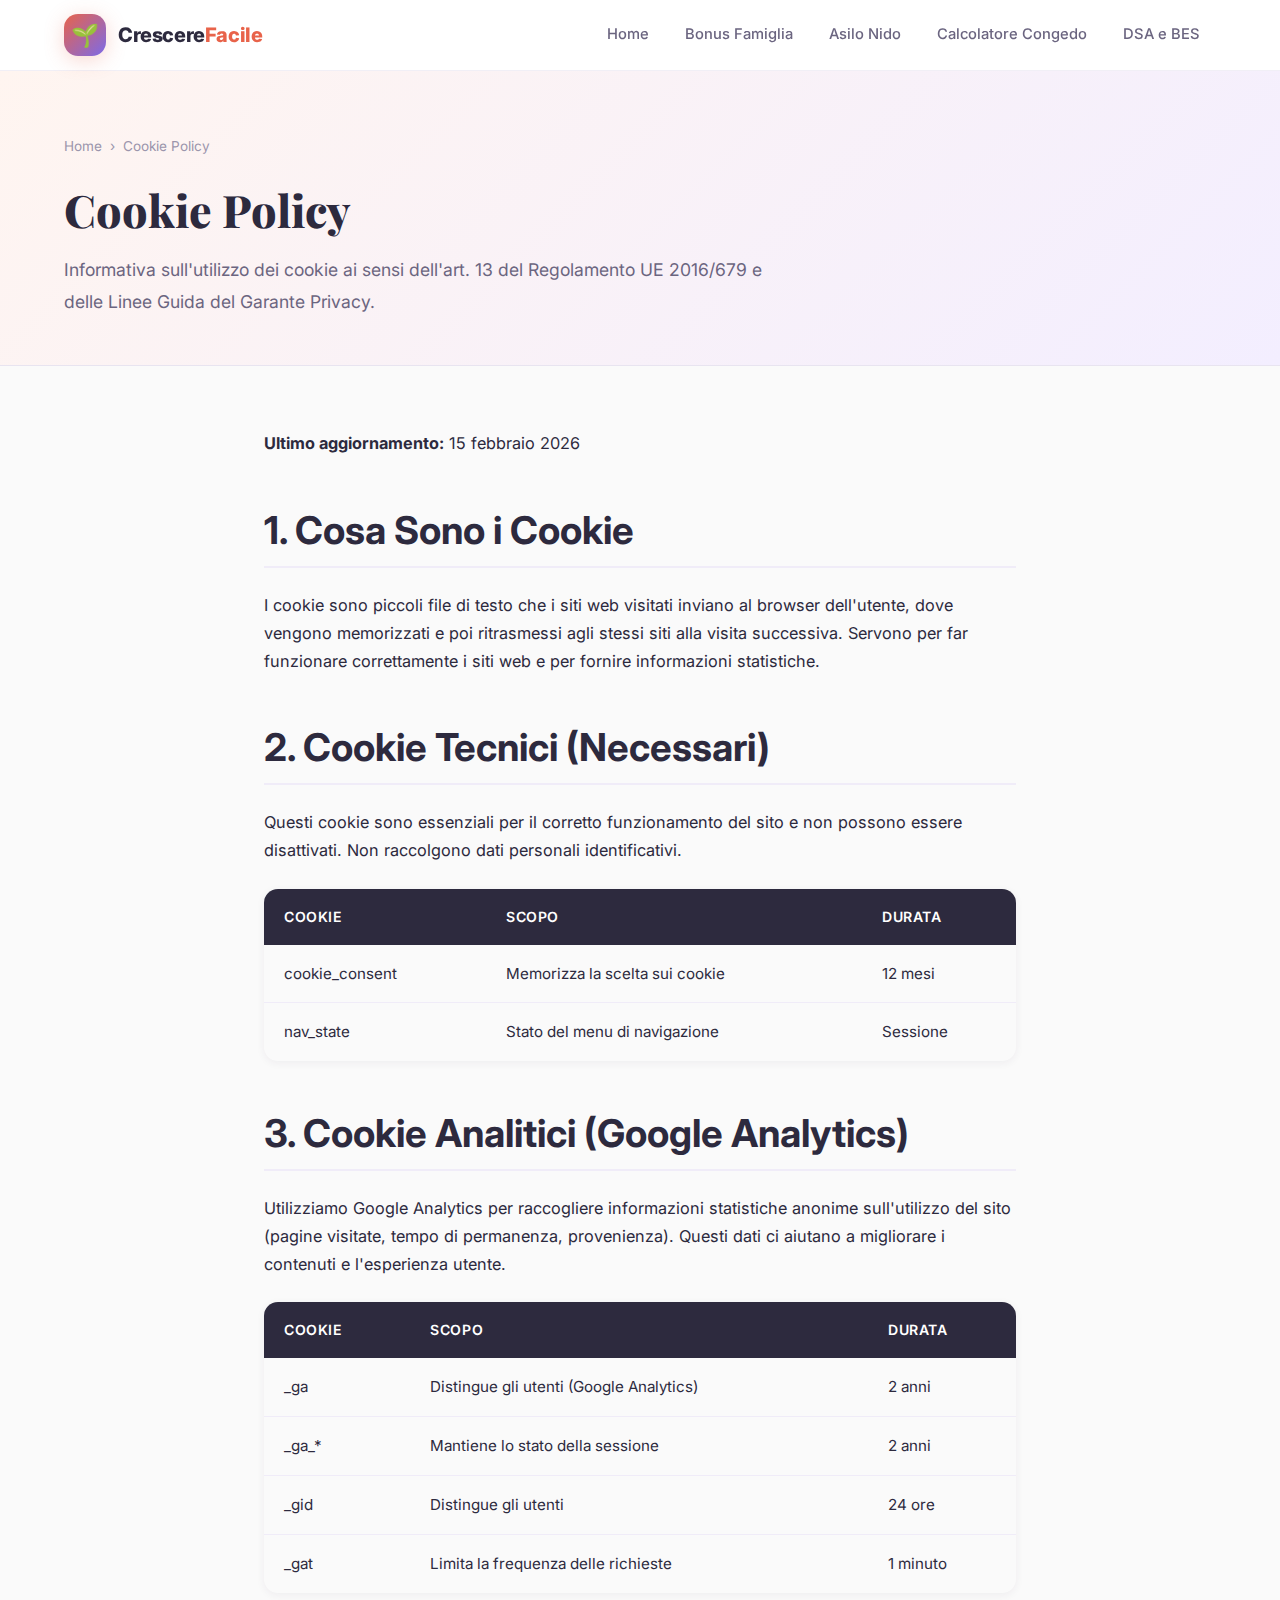
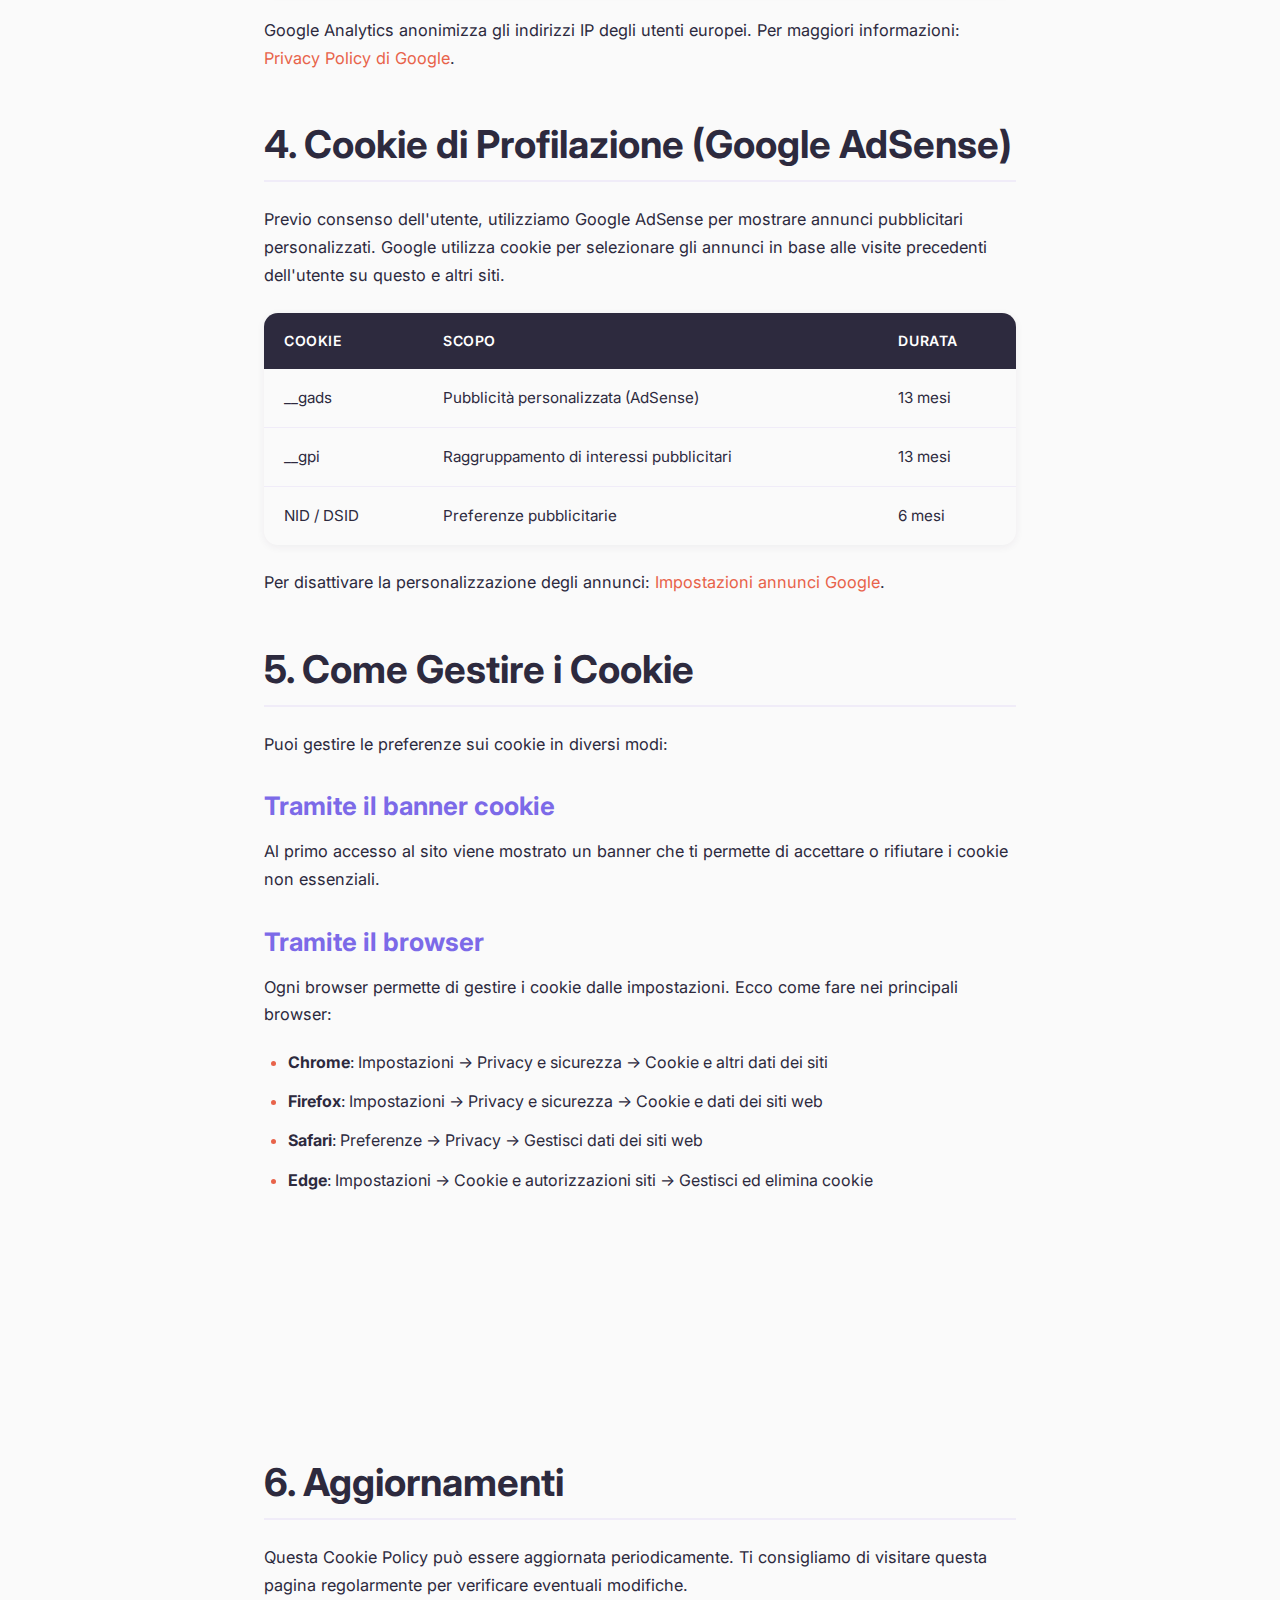
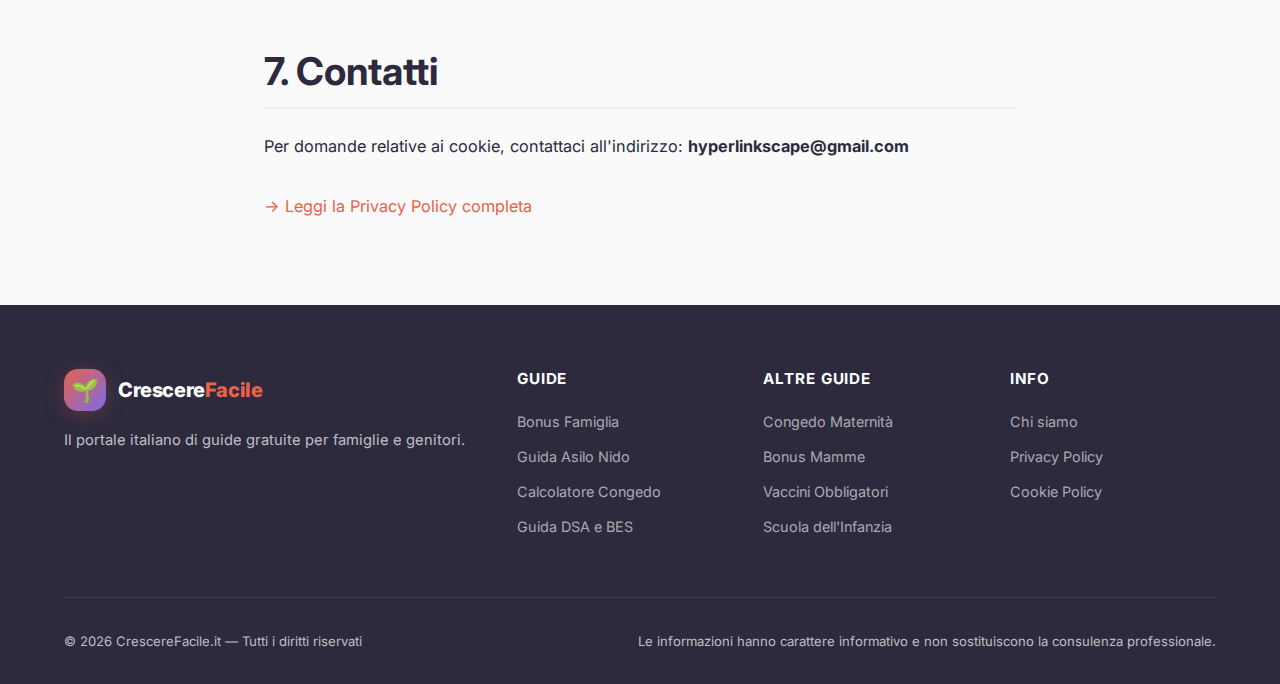
<file: cookie-policy.html>
<!DOCTYPE html>
<html lang="it">

<head>
    <meta charset="UTF-8">
    <meta name="viewport" content="width=device-width, initial-scale=1.0">
    <title>Cookie Policy — CrescereFacile.it</title>
    <meta name="description"
        content="Cookie Policy di CrescereFacile.it: tipologie di cookie utilizzati, cookie di terze parti, come gestire le preferenze.">
    <meta name="robots" content="noindex, follow">
    <link rel="canonical" href="https://crescerefacile.it/cookie-policy.html">
    <link rel="stylesheet" href="css/style.css">
    <link rel="icon" type="image/svg+xml" href="favicon.svg">
</head>

<body>

    <nav class="navbar" role="navigation" aria-label="Navigazione principale">
        <div class="container">
            <a href="index.html" class="nav-logo">
                <div class="nav-logo-icon">🌱</div>
                <div class="nav-logo-text">Crescere<span>Facile</span></div>
            </a>
            <button class="nav-toggle" aria-label="Apri menu" aria-expanded="false">☰</button>
            <ul class="nav-links">
                <li><a href="index.html">Home</a></li>
                <li><a href="bonus-famiglia.html">Bonus Famiglia</a></li>
                <li><a href="guida-asilo-nido.html">Asilo Nido</a></li>
                <li><a href="calcolatore-congedo.html">Calcolatore Congedo</a></li>
                <li><a href="guida-dsa-bes.html">DSA e BES</a></li>
            </ul>
        </div>
    </nav>

    <header class="page-header">
        <div class="container">
            <ul class="breadcrumb">
                <li><a href="index.html">Home</a></li>
                <li>›</li>
                <li>Cookie Policy</li>
            </ul>
            <h1>Cookie Policy</h1>
            <p class="lead">Informativa sull'utilizzo dei cookie ai sensi dell'art. 13 del Regolamento UE 2016/679 e
                delle Linee Guida del Garante Privacy.</p>
        </div>
    </header>

    <div class="page-content">
        <div class="container" style="max-width: 800px;">
            <div class="article">

                <p><strong>Ultimo aggiornamento:</strong> 15 febbraio 2026</p>

                <h2>1. Cosa Sono i Cookie</h2>
                <p>I cookie sono piccoli file di testo che i siti web visitati inviano al browser dell'utente, dove
                    vengono memorizzati e poi ritrasmessi agli stessi siti alla visita successiva. Servono per far
                    funzionare correttamente i siti web e per fornire informazioni statistiche.</p>

                <h2>2. Cookie Tecnici (Necessari)</h2>
                <p>Questi cookie sono essenziali per il corretto funzionamento del sito e non possono essere
                    disattivati. Non raccolgono dati personali identificativi.</p>

                <div class="data-table-wrapper">
                    <table class="data-table">
                        <thead>
                            <tr>
                                <th>Cookie</th>
                                <th>Scopo</th>
                                <th>Durata</th>
                            </tr>
                        </thead>
                        <tbody>
                            <tr>
                                <td>cookie_consent</td>
                                <td>Memorizza la scelta sui cookie</td>
                                <td>12 mesi</td>
                            </tr>
                            <tr>
                                <td>nav_state</td>
                                <td>Stato del menu di navigazione</td>
                                <td>Sessione</td>
                            </tr>
                        </tbody>
                    </table>
                </div>

                <h2>3. Cookie Analitici (Google Analytics)</h2>
                <p>Utilizziamo Google Analytics per raccogliere informazioni statistiche anonime sull'utilizzo del sito
                    (pagine visitate, tempo di permanenza, provenienza). Questi dati ci aiutano a migliorare i contenuti
                    e l'esperienza utente.</p>

                <div class="data-table-wrapper">
                    <table class="data-table">
                        <thead>
                            <tr>
                                <th>Cookie</th>
                                <th>Scopo</th>
                                <th>Durata</th>
                            </tr>
                        </thead>
                        <tbody>
                            <tr>
                                <td>_ga</td>
                                <td>Distingue gli utenti (Google Analytics)</td>
                                <td>2 anni</td>
                            </tr>
                            <tr>
                                <td>_ga_*</td>
                                <td>Mantiene lo stato della sessione</td>
                                <td>2 anni</td>
                            </tr>
                            <tr>
                                <td>_gid</td>
                                <td>Distingue gli utenti</td>
                                <td>24 ore</td>
                            </tr>
                            <tr>
                                <td>_gat</td>
                                <td>Limita la frequenza delle richieste</td>
                                <td>1 minuto</td>
                            </tr>
                        </tbody>
                    </table>
                </div>

                <p>Google Analytics anonimizza gli indirizzi IP degli utenti europei. Per maggiori informazioni: <a
                        href="https://policies.google.com/privacy" target="_blank" rel="noopener">Privacy Policy di
                        Google</a>.</p>

                <h2>4. Cookie di Profilazione (Google AdSense)</h2>
                <p>Previo consenso dell'utente, utilizziamo Google AdSense per mostrare annunci pubblicitari
                    personalizzati. Google utilizza cookie per selezionare gli annunci in base alle visite precedenti
                    dell'utente su questo e altri siti.</p>

                <div class="data-table-wrapper">
                    <table class="data-table">
                        <thead>
                            <tr>
                                <th>Cookie</th>
                                <th>Scopo</th>
                                <th>Durata</th>
                            </tr>
                        </thead>
                        <tbody>
                            <tr>
                                <td>__gads</td>
                                <td>Pubblicità personalizzata (AdSense)</td>
                                <td>13 mesi</td>
                            </tr>
                            <tr>
                                <td>__gpi</td>
                                <td>Raggruppamento di interessi pubblicitari</td>
                                <td>13 mesi</td>
                            </tr>
                            <tr>
                                <td>NID / DSID</td>
                                <td>Preferenze pubblicitarie</td>
                                <td>6 mesi</td>
                            </tr>
                        </tbody>
                    </table>
                </div>

                <p>Per disattivare la personalizzazione degli annunci: <a href="https://adssettings.google.com"
                        target="_blank" rel="noopener">Impostazioni annunci Google</a>.</p>

                <h2>5. Come Gestire i Cookie</h2>
                <p>Puoi gestire le preferenze sui cookie in diversi modi:</p>

                <h3>Tramite il banner cookie</h3>
                <p>Al primo accesso al sito viene mostrato un banner che ti permette di accettare o rifiutare i cookie
                    non essenziali.</p>

                <h3>Tramite il browser</h3>
                <p>Ogni browser permette di gestire i cookie dalle impostazioni. Ecco come fare nei principali browser:
                </p>
                <ul>
                    <li><strong>Chrome</strong>: Impostazioni → Privacy e sicurezza → Cookie e altri dati dei siti</li>
                    <li><strong>Firefox</strong>: Impostazioni → Privacy e sicurezza → Cookie e dati dei siti web</li>
                    <li><strong>Safari</strong>: Preferenze → Privacy → Gestisci dati dei siti web</li>
                    <li><strong>Edge</strong>: Impostazioni → Cookie e autorizzazioni siti → Gestisci ed elimina cookie
                    </li>
                </ul>

                <div class="info-box warning">
                    <div class="info-box-title">⚠️ Attenzione</div>
                    <p>La disabilitazione dei cookie tecnici potrebbe compromettere il funzionamento di alcune parti del
                        sito. La disabilitazione dei cookie analitici e di profilazione non influisce sulla navigazione.
                    </p>
                </div>

                <h2>6. Aggiornamenti</h2>
                <p>Questa Cookie Policy può essere aggiornata periodicamente. Ti consigliamo di visitare questa pagina
                    regolarmente per verificare eventuali modifiche.</p>

                <h2>7. Contatti</h2>
                <p>Per domande relative ai cookie, contattaci all'indirizzo: <strong>hyperlinkscape@gmail.com</strong>
                </p>

                <p style="margin-top: var(--sp-8);">
                    <a href="privacy-policy.html">→ Leggi la Privacy Policy completa</a>
                </p>

            </div>
        </div>
    </div>

    <footer class="footer">
        <div class="container">
            <div class="footer-grid">
                <div class="footer-brand">
                    <a href="index.html" class="nav-logo" style="margin-bottom: var(--sp-2);">
                        <div class="nav-logo-icon">🌱</div>
                        <div class="nav-logo-text" style="color:white;">Crescere<span>Facile</span></div>
                    </a>
                    <p>Il portale italiano di guide gratuite per famiglie e genitori.</p>
                </div>
                <div>
                    <h4>Guide</h4>
                    <ul class="footer-links">
                        <li><a href="bonus-famiglia.html">Bonus Famiglia</a></li>
                        <li><a href="guida-asilo-nido.html">Guida Asilo Nido</a></li>
                        <li><a href="calcolatore-congedo.html">Calcolatore Congedo</a></li>
                        <li><a href="guida-dsa-bes.html">Guida DSA e BES</a></li>
                    </ul>
                </div>
                <div>
                    <h4>Altre Guide</h4>
                    <ul class="footer-links">
                        <li><a href="congedo-maternita.html">Congedo Maternità</a></li>
                        <li><a href="bonus-mamme-lavoratrici.html">Bonus Mamme</a></li>
                        <li><a href="vaccini-obbligatori.html">Vaccini Obbligatori</a></li>
                        <li><a href="guida-scuola-infanzia.html">Scuola dell'Infanzia</a></li>
                    </ul>
                </div>
                <div>
                    <h4>Info</h4>
                    <ul class="footer-links">
                        <li><a href="chi-siamo.html">Chi siamo</a></li>
                        <li><a href="privacy-policy.html">Privacy Policy</a></li>
                        <li><a href="cookie-policy.html">Cookie Policy</a></li>
                    </ul>
                </div>
            </div>
            <div class="footer-bottom">
                <span>© 2026 CrescereFacile.it — Tutti i diritti riservati</span>
                <span>Le informazioni hanno carattere informativo e non sostituiscono la consulenza
                    professionale.</span>
            </div>
        </div>
    </footer>
    <script src="js/main.js"></script>
</body>

</html>
</file>
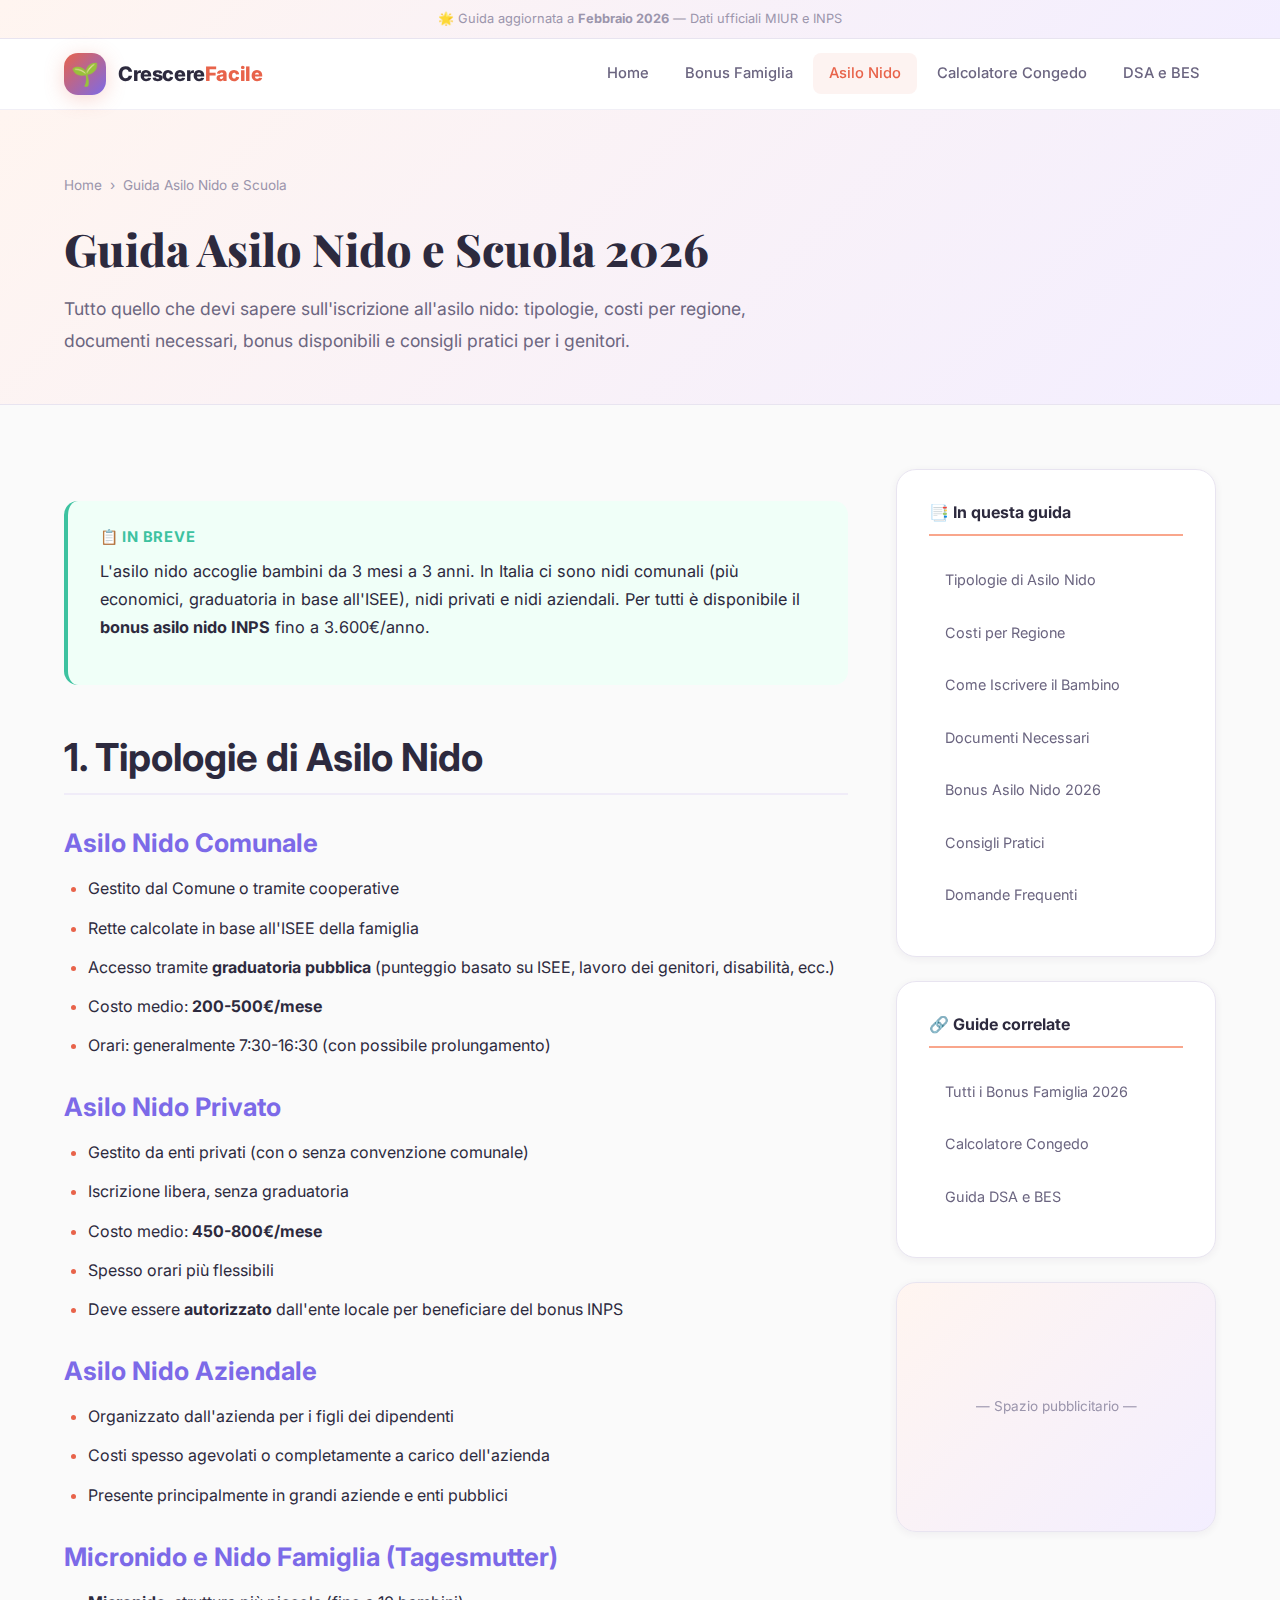
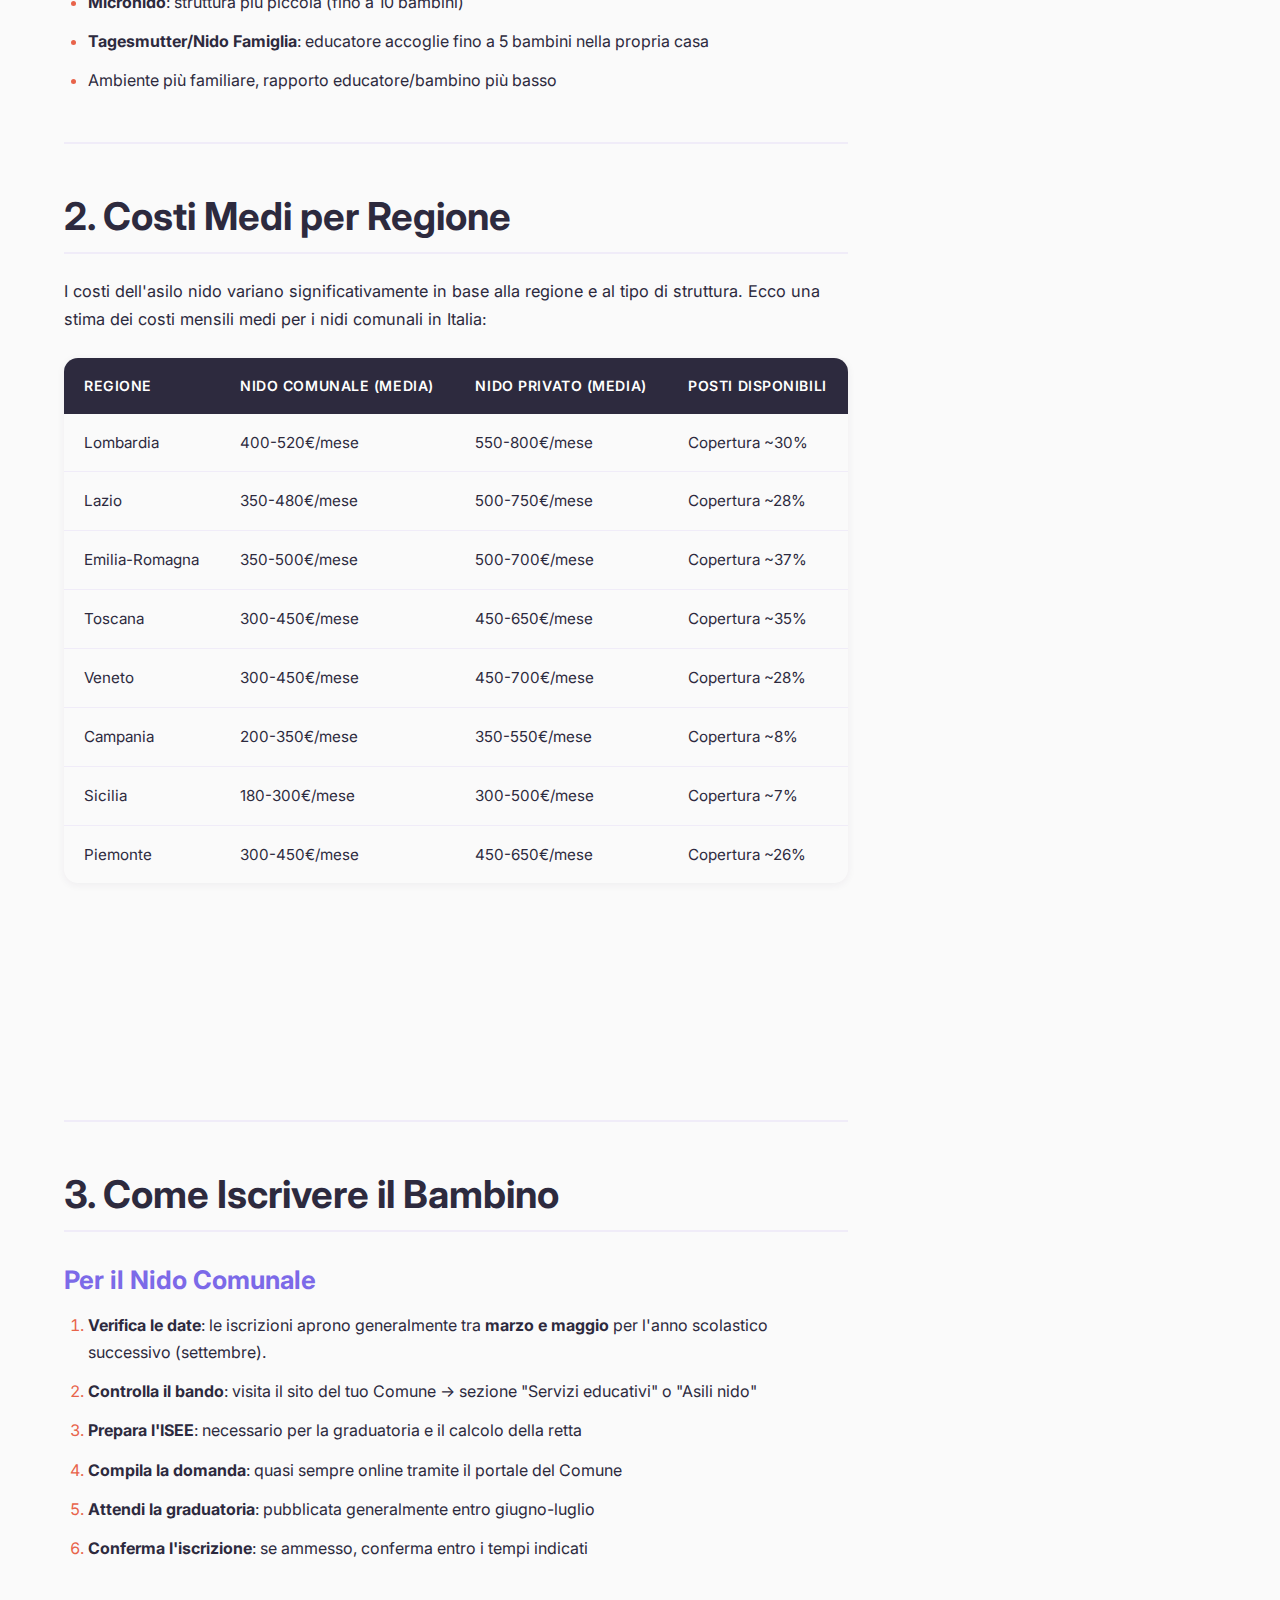
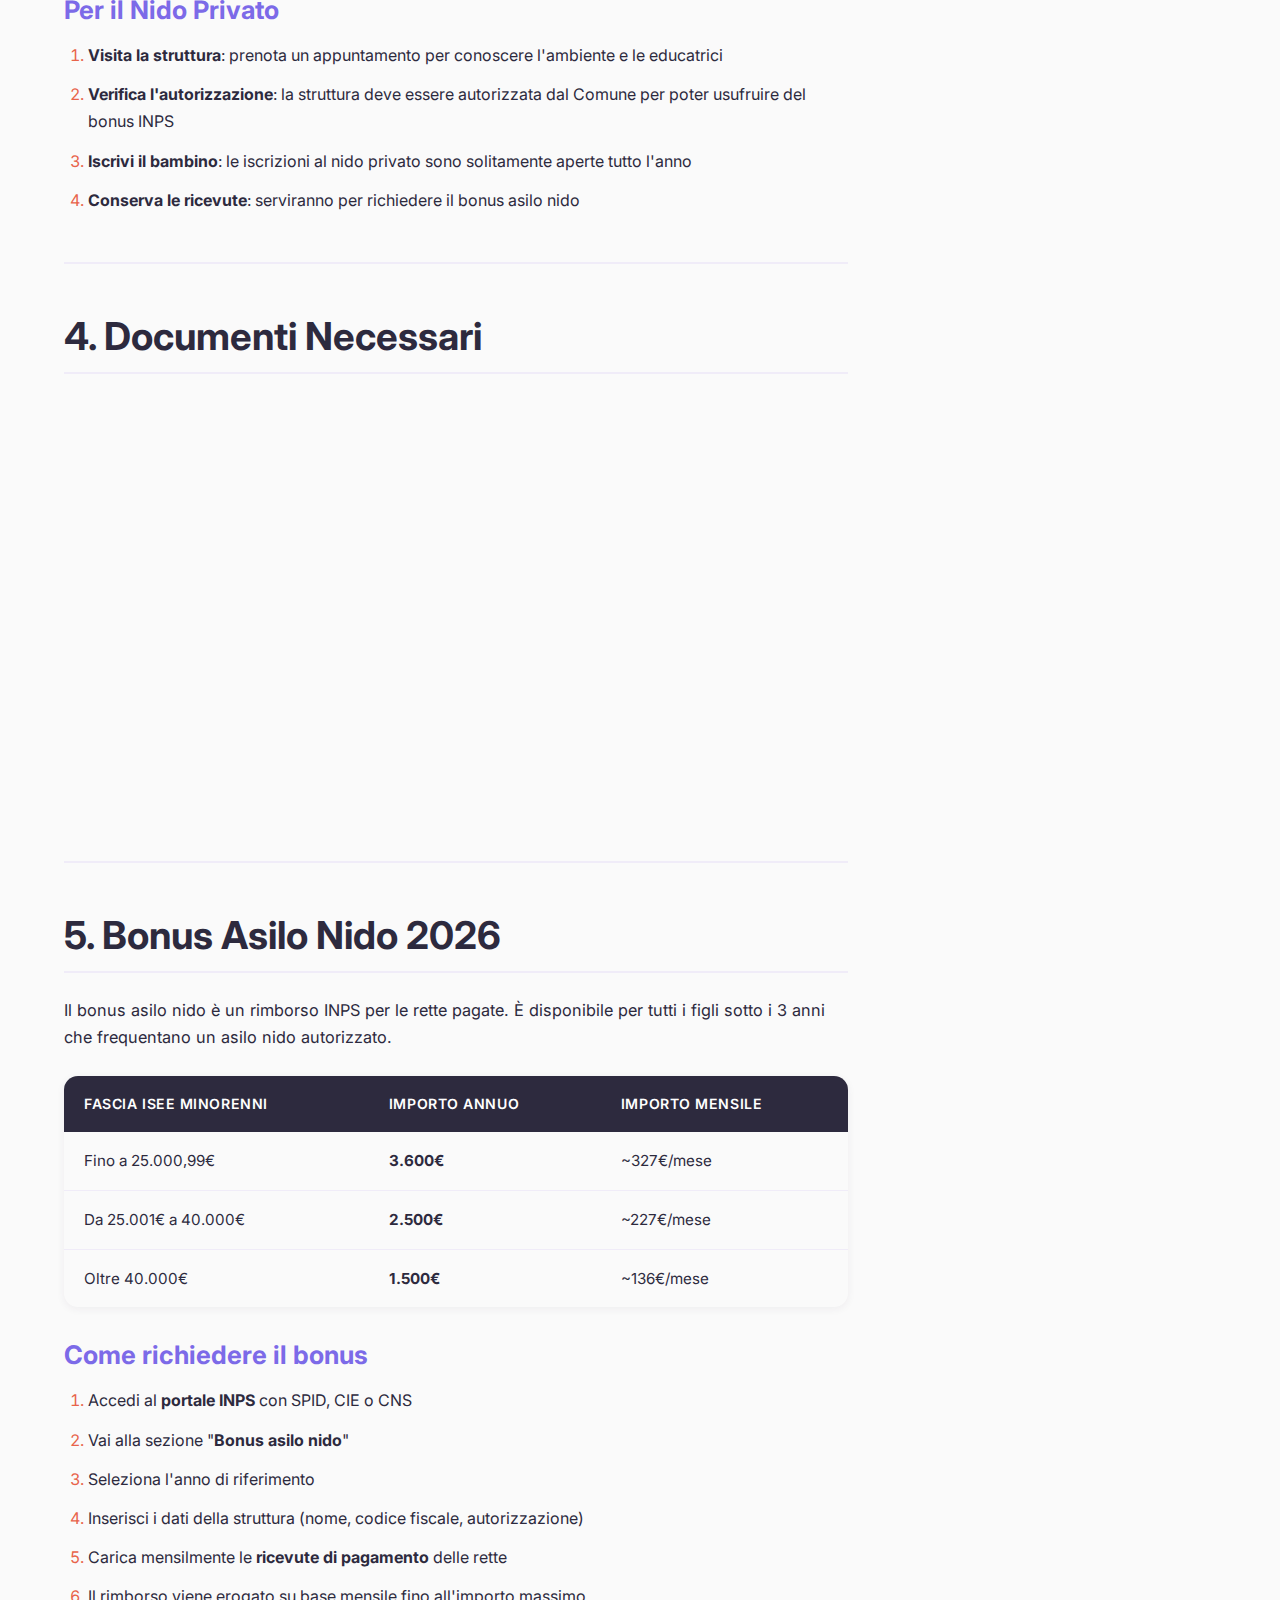
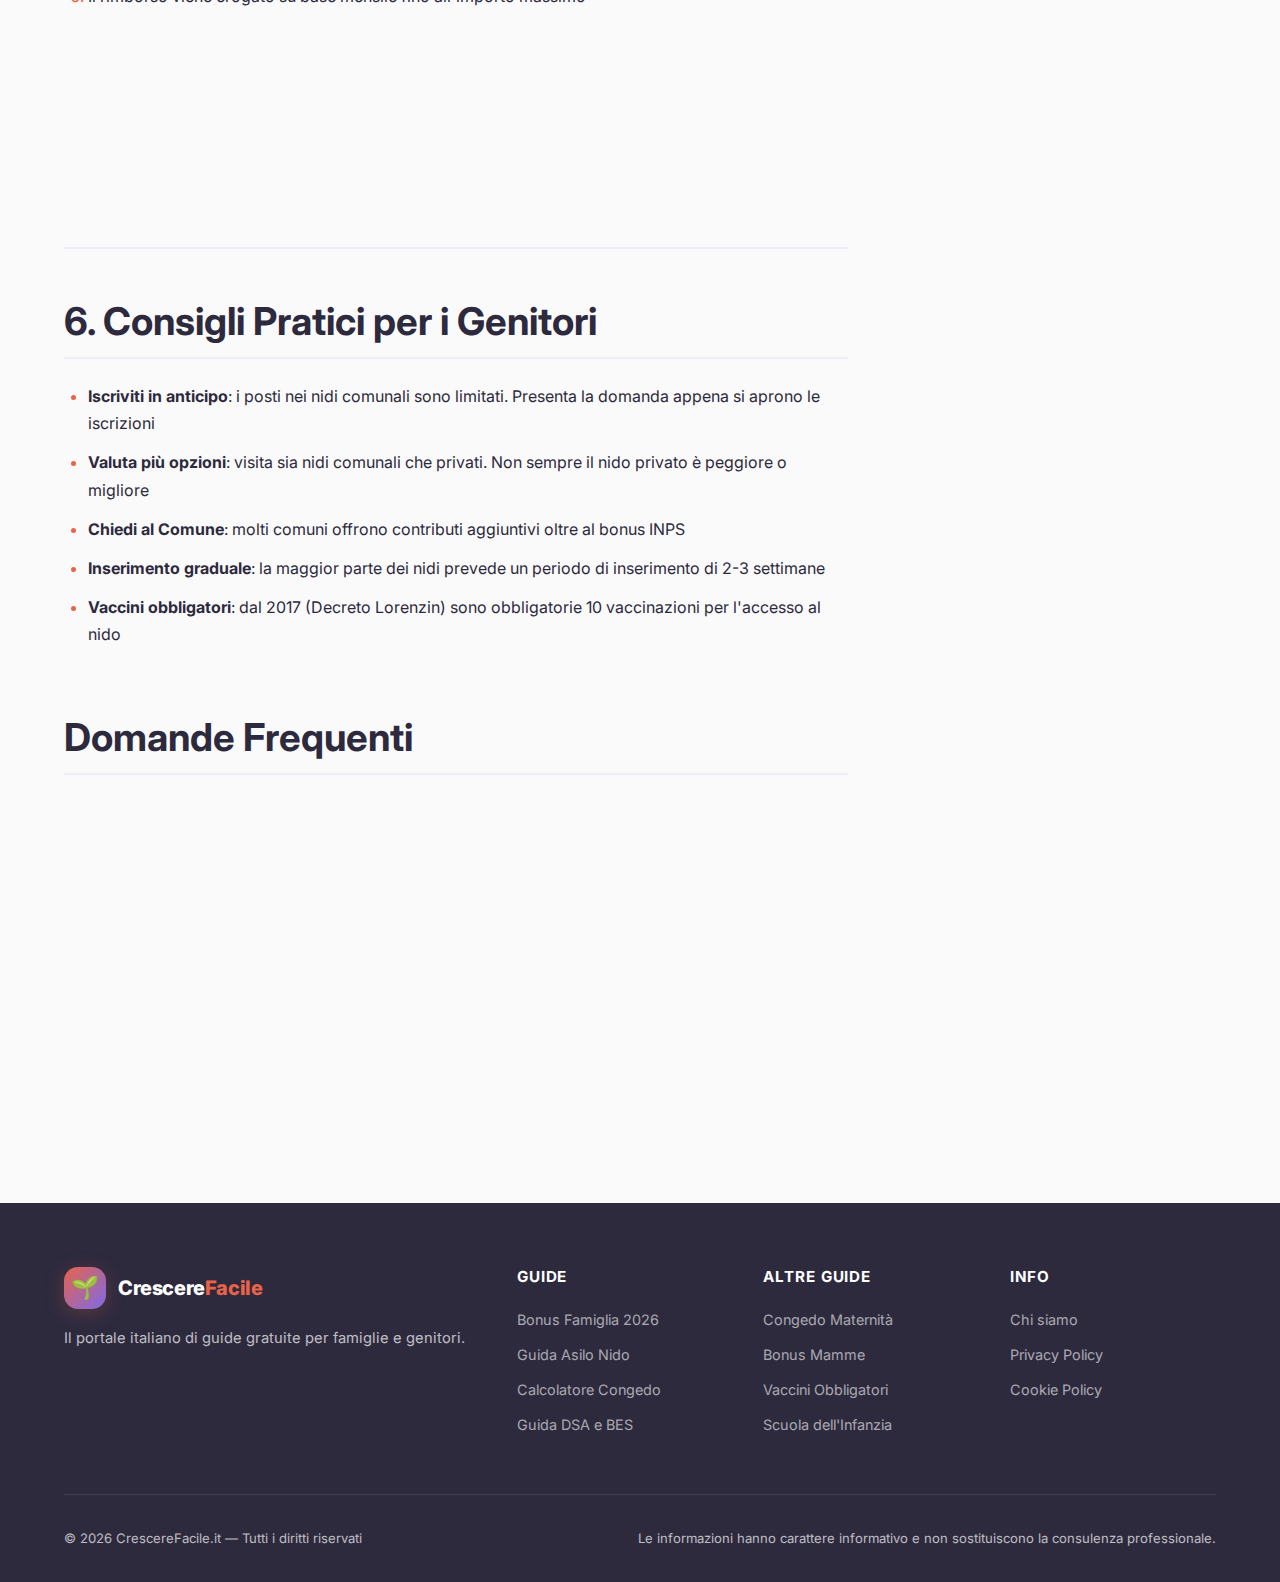
<file: guida-asilo-nido.html>
<!DOCTYPE html>
<html lang="it">

<head>
    <meta charset="UTF-8">
    <meta name="viewport" content="width=device-width, initial-scale=1.0">
    <title>Guida Asilo Nido e Scuola 2026 — Iscrizione, Costi e Bonus | CrescereFacile.it</title>
    <meta name="description"
        content="Guida completa all'asilo nido 2026: come iscrivere il bambino, differenze tra nido comunale e privato, costi medi per regione, bonus asilo nido e documenti necessari.">
    <meta name="keywords"
        content="iscrizione asilo nido, costo asilo privato, bonus asilo nido 2026, asilo nido comunale, documenti asilo nido, retta asilo nido">
    <meta name="robots" content="index, follow">
    <link rel="canonical" href="https://crescerefacile.it/guida-asilo-nido.html">

    <meta property="og:type" content="article">
    <meta property="og:title" content="Guida Asilo Nido e Scuola 2026 — Iscrizione, Costi e Bonus">
    <meta property="og:description"
        content="Tutto sull'asilo nido: iscrizione, costi per regione, bonus e documenti necessari.">
    <meta property="og:url" content="https://crescerefacile.it/guida-asilo-nido.html">
    <meta property="og:site_name" content="CrescereFacile.it">
    <meta property="og:locale" content="it_IT">

    <link rel="stylesheet" href="css/style.css">
    <link rel="icon" type="image/svg+xml" href="favicon.svg">

    <script type="application/ld+json">
  {
    "@context": "https://schema.org",
    "@type": "Article",
    "headline": "Guida Asilo Nido e Scuola 2026: Iscrizione, Costi e Bonus",
    "description": "Guida completa all'asilo nido: come iscrivere il bambino, costi, bonus e documenti.",
    "datePublished": "2026-02-15",
    "dateModified": "2026-02-15",
    "author": { "@type": "Organization", "name": "CrescereFacile.it" },
    "publisher": { "@type": "Organization", "name": "CrescereFacile.it" },
    "mainEntityOfPage": "https://crescerefacile.it/guida-asilo-nido.html",
    "inLanguage": "it-IT"
  }
  </script>

    <script type="application/ld+json">
  {
    "@context": "https://schema.org",
    "@type": "FAQPage",
    "mainEntity": [
      {
        "@type": "Question",
        "name": "Quanto costa l'asilo nido in Italia?",
        "acceptedAnswer": {
          "@type": "Answer",
          "text": "Il costo varia molto per regione e tipo di struttura. Un nido comunale costa in media 300-500€/mese (con tariffe in base all'ISEE), mentre un nido privato può costare 500-800€/mese. Al Nord i costi sono generalmente più elevati."
        }
      },
      {
        "@type": "Question",
        "name": "Quando fare l'iscrizione all'asilo nido?",
        "acceptedAnswer": {
          "@type": "Answer",
          "text": "Per gli asili nido comunali, le iscrizioni aprono generalmente tra marzo e maggio per l'anno scolastico successivo (settembre). Per i nidi privati, i tempi sono più flessibili ma è consigliabile iscriversi con almeno 3-6 mesi di anticipo."
        }
      },
      {
        "@type": "Question",
        "name": "Come funziona il bonus asilo nido?",
        "acceptedAnswer": {
          "@type": "Answer",
          "text": "Il bonus asilo nido è un rimborso INPS sulle rette pagate. Spetta per figli sotto i 3 anni. L'importo va da 1.500€ a 3.600€ annui in base all'ISEE. Si richiede online sul portale INPS allegando le ricevute di pagamento."
        }
      }
    ]
  }
  </script>
</head>

<body>

    <div class="top-banner">
        🌟 Guida aggiornata a <strong>Febbraio 2026</strong> — Dati ufficiali MIUR e INPS
    </div>

    <nav class="navbar" role="navigation" aria-label="Navigazione principale">
        <div class="container">
            <a href="index.html" class="nav-logo" aria-label="CrescereFacile homepage">
                <div class="nav-logo-icon">🌱</div>
                <div class="nav-logo-text">Crescere<span>Facile</span></div>
            </a>
            <button class="nav-toggle" aria-label="Apri menu" aria-expanded="false">☰</button>
            <ul class="nav-links">
                <li><a href="index.html">Home</a></li>
                <li><a href="bonus-famiglia.html">Bonus Famiglia</a></li>
                <li><a href="guida-asilo-nido.html" class="active">Asilo Nido</a></li>
                <li><a href="calcolatore-congedo.html">Calcolatore Congedo</a></li>
                <li><a href="guida-dsa-bes.html">DSA e BES</a></li>
            </ul>
        </div>
    </nav>

    <header class="page-header">
        <div class="container">
            <ul class="breadcrumb">
                <li><a href="index.html">Home</a></li>
                <li>›</li>
                <li>Guida Asilo Nido e Scuola</li>
            </ul>
            <h1>Guida Asilo Nido e Scuola 2026</h1>
            <p class="lead">Tutto quello che devi sapere sull'iscrizione all'asilo nido: tipologie, costi per regione,
                documenti necessari, bonus disponibili e consigli pratici per i genitori.</p>
        </div>
    </header>

    <div class="page-content">
        <div class="container content-layout">

            <main class="content-main article">

                <div class="info-box tip">
                    <div class="info-box-title">📋 In breve</div>
                    <p>L'asilo nido accoglie bambini da 3 mesi a 3 anni. In Italia ci sono nidi comunali (più economici,
                        graduatoria in base all'ISEE), nidi privati e nidi aziendali. Per tutti è disponibile il
                        <strong>bonus asilo nido INPS</strong> fino a 3.600€/anno.
                    </p>
                </div>

                <h2 id="tipologie">1. Tipologie di Asilo Nido</h2>

                <h3>Asilo Nido Comunale</h3>
                <ul>
                    <li>Gestito dal Comune o tramite cooperative</li>
                    <li>Rette calcolate in base all'ISEE della famiglia</li>
                    <li>Accesso tramite <strong>graduatoria pubblica</strong> (punteggio basato su ISEE, lavoro dei
                        genitori, disabilità, ecc.)</li>
                    <li>Costo medio: <strong>200-500€/mese</strong></li>
                    <li>Orari: generalmente 7:30-16:30 (con possibile prolungamento)</li>
                </ul>

                <h3>Asilo Nido Privato</h3>
                <ul>
                    <li>Gestito da enti privati (con o senza convenzione comunale)</li>
                    <li>Iscrizione libera, senza graduatoria</li>
                    <li>Costo medio: <strong>450-800€/mese</strong></li>
                    <li>Spesso orari più flessibili</li>
                    <li>Deve essere <strong>autorizzato</strong> dall'ente locale per beneficiare del bonus INPS</li>
                </ul>

                <h3>Asilo Nido Aziendale</h3>
                <ul>
                    <li>Organizzato dall'azienda per i figli dei dipendenti</li>
                    <li>Costi spesso agevolati o completamente a carico dell'azienda</li>
                    <li>Presente principalmente in grandi aziende e enti pubblici</li>
                </ul>

                <h3>Micronido e Nido Famiglia (Tagesmutter)</h3>
                <ul>
                    <li><strong>Micronido</strong>: struttura più piccola (fino a 10 bambini)</li>
                    <li><strong>Tagesmutter/Nido Famiglia</strong>: educatore accoglie fino a 5 bambini nella propria
                        casa</li>
                    <li>Ambiente più familiare, rapporto educatore/bambino più basso</li>
                </ul>

                <hr style="margin: var(--sp-12) 0; border: none; border-top: 2px solid var(--clr-divider);">

                <h2 id="costi">2. Costi Medi per Regione</h2>

                <p>I costi dell'asilo nido variano significativamente in base alla regione e al tipo di struttura. Ecco
                    una stima dei costi mensili medi per i nidi comunali in Italia:</p>

                <div class="data-table-wrapper">
                    <table class="data-table">
                        <thead>
                            <tr>
                                <th>Regione</th>
                                <th>Nido Comunale (media)</th>
                                <th>Nido Privato (media)</th>
                                <th>Posti disponibili</th>
                            </tr>
                        </thead>
                        <tbody>
                            <tr>
                                <td>Lombardia</td>
                                <td>400-520€/mese</td>
                                <td>550-800€/mese</td>
                                <td>Copertura ~30%</td>
                            </tr>
                            <tr>
                                <td>Lazio</td>
                                <td>350-480€/mese</td>
                                <td>500-750€/mese</td>
                                <td>Copertura ~28%</td>
                            </tr>
                            <tr>
                                <td>Emilia-Romagna</td>
                                <td>350-500€/mese</td>
                                <td>500-700€/mese</td>
                                <td>Copertura ~37%</td>
                            </tr>
                            <tr>
                                <td>Toscana</td>
                                <td>300-450€/mese</td>
                                <td>450-650€/mese</td>
                                <td>Copertura ~35%</td>
                            </tr>
                            <tr>
                                <td>Veneto</td>
                                <td>300-450€/mese</td>
                                <td>450-700€/mese</td>
                                <td>Copertura ~28%</td>
                            </tr>
                            <tr>
                                <td>Campania</td>
                                <td>200-350€/mese</td>
                                <td>350-550€/mese</td>
                                <td>Copertura ~8%</td>
                            </tr>
                            <tr>
                                <td>Sicilia</td>
                                <td>180-300€/mese</td>
                                <td>300-500€/mese</td>
                                <td>Copertura ~7%</td>
                            </tr>
                            <tr>
                                <td>Piemonte</td>
                                <td>300-450€/mese</td>
                                <td>450-650€/mese</td>
                                <td>Copertura ~26%</td>
                            </tr>
                        </tbody>
                    </table>
                </div>

                <div class="info-box important">
                    <div class="info-box-title">📊 Nota</div>
                    <p>Per i nidi comunali, la retta effettiva dipende dal tuo ISEE. Con ISEE molto basso (&lt; 6.000€)
                        molti comuni offrono la frequenza <strong>gratuita o quasi gratuita</strong>. Verifica sul sito
                        del tuo Comune.</p>
                </div>

                <hr style="margin: var(--sp-12) 0; border: none; border-top: 2px solid var(--clr-divider);">

                <h2 id="iscrizione">3. Come Iscrivere il Bambino</h2>

                <h3>Per il Nido Comunale</h3>
                <ol>
                    <li><strong>Verifica le date</strong>: le iscrizioni aprono generalmente tra <strong>marzo e
                            maggio</strong> per l'anno scolastico successivo (settembre).</li>
                    <li><strong>Controlla il bando</strong>: visita il sito del tuo Comune → sezione "Servizi educativi"
                        o "Asili nido"</li>
                    <li><strong>Prepara l'ISEE</strong>: necessario per la graduatoria e il calcolo della retta</li>
                    <li><strong>Compila la domanda</strong>: quasi sempre online tramite il portale del Comune</li>
                    <li><strong>Attendi la graduatoria</strong>: pubblicata generalmente entro giugno-luglio</li>
                    <li><strong>Conferma l'iscrizione</strong>: se ammesso, conferma entro i tempi indicati</li>
                </ol>

                <h3>Per il Nido Privato</h3>
                <ol>
                    <li><strong>Visita la struttura</strong>: prenota un appuntamento per conoscere l'ambiente e le
                        educatrici</li>
                    <li><strong>Verifica l'autorizzazione</strong>: la struttura deve essere autorizzata dal Comune per
                        poter usufruire del bonus INPS</li>
                    <li><strong>Iscrivi il bambino</strong>: le iscrizioni al nido privato sono solitamente aperte tutto
                        l'anno</li>
                    <li><strong>Conserva le ricevute</strong>: serviranno per richiedere il bonus asilo nido</li>
                </ol>

                <hr style="margin: var(--sp-12) 0; border: none; border-top: 2px solid var(--clr-divider);">

                <h2 id="documenti">4. Documenti Necessari</h2>

                <div class="info-box tip">
                    <div class="info-box-title">📑 Checklist documenti</div>
                    <ul>
                        <li>✅ Carta d'identità di entrambi i genitori</li>
                        <li>✅ Codice fiscale del bambino (tessera sanitaria)</li>
                        <li>✅ Certificato di nascita del bambino</li>
                        <li>✅ ISEE in corso di validità</li>
                        <li>✅ Certificato vaccinale aggiornato</li>
                        <li>✅ Certificato del pediatra di buona salute</li>
                        <li>✅ Eventuali certificazioni di disabilità o allergie</li>
                        <li>✅ Attestazione dei redditi di entrambi i genitori</li>
                    </ul>
                </div>

                <hr style="margin: var(--sp-12) 0; border: none; border-top: 2px solid var(--clr-divider);">

                <h2 id="bonus">5. Bonus Asilo Nido 2026</h2>

                <p>Il bonus asilo nido è un rimborso INPS per le rette pagate. È disponibile per tutti i figli sotto i 3
                    anni che frequentano un asilo nido autorizzato.</p>

                <div class="data-table-wrapper">
                    <table class="data-table">
                        <thead>
                            <tr>
                                <th>Fascia ISEE minorenni</th>
                                <th>Importo annuo</th>
                                <th>Importo mensile</th>
                            </tr>
                        </thead>
                        <tbody>
                            <tr>
                                <td>Fino a 25.000,99€</td>
                                <td><strong>3.600€</strong></td>
                                <td>~327€/mese</td>
                            </tr>
                            <tr>
                                <td>Da 25.001€ a 40.000€</td>
                                <td><strong>2.500€</strong></td>
                                <td>~227€/mese</td>
                            </tr>
                            <tr>
                                <td>Oltre 40.000€</td>
                                <td><strong>1.500€</strong></td>
                                <td>~136€/mese</td>
                            </tr>
                        </tbody>
                    </table>
                </div>

                <h3>Come richiedere il bonus</h3>
                <ol>
                    <li>Accedi al <strong>portale INPS</strong> con SPID, CIE o CNS</li>
                    <li>Vai alla sezione "<strong>Bonus asilo nido</strong>"</li>
                    <li>Seleziona l'anno di riferimento</li>
                    <li>Inserisci i dati della struttura (nome, codice fiscale, autorizzazione)</li>
                    <li>Carica mensilmente le <strong>ricevute di pagamento</strong> delle rette</li>
                    <li>Il rimborso viene erogato su base mensile fino all'importo massimo</li>
                </ol>

                <div class="info-box warning">
                    <div class="info-box-title">⚠️ Attenzione</div>
                    <p>Il bonus viene erogato come <strong>rimborso</strong>: devi prima pagare la retta e poi caricare
                        la ricevuta. Conserva tutti i pagamenti! Il bonus richiede l'<strong>ISEE minorenni</strong>,
                        non l'ISEE ordinario.</p>
                </div>

                <hr style="margin: var(--sp-12) 0; border: none; border-top: 2px solid var(--clr-divider);">

                <h2 id="consigli">6. Consigli Pratici per i Genitori</h2>

                <ul>
                    <li><strong>Iscriviti in anticipo</strong>: i posti nei nidi comunali sono limitati. Presenta la
                        domanda appena si aprono le iscrizioni</li>
                    <li><strong>Valuta più opzioni</strong>: visita sia nidi comunali che privati. Non sempre il nido
                        privato è peggiore o migliore</li>
                    <li><strong>Chiedi al Comune</strong>: molti comuni offrono contributi aggiuntivi oltre al bonus
                        INPS</li>
                    <li><strong>Inserimento graduale</strong>: la maggior parte dei nidi prevede un periodo di
                        inserimento di 2-3 settimane</li>
                    <li><strong>Vaccini obbligatori</strong>: dal 2017 (Decreto Lorenzin) sono obbligatorie 10
                        vaccinazioni per l'accesso al nido</li>
                </ul>

                <!-- FAQ -->
                <h2 id="faq" style="margin-top: var(--sp-16);">Domande Frequenti</h2>

                <div class="faq-list">
                    <div class="faq-item">
                        <button class="faq-question">
                            Quanto costa l'asilo nido in Italia?
                            <span class="arrow">▼</span>
                        </button>
                        <div class="faq-answer">
                            <div class="faq-answer-inner">
                                Il costo varia molto per regione e tipo di struttura. Un nido comunale costa in media
                                300-500€/mese (con tariffe in base all'ISEE), mentre un nido privato può costare
                                500-800€/mese. Al Nord i costi sono generalmente più elevati. Con il bonus asilo nido
                                puoi ottenere un rimborso fino a 3.600€/anno.
                            </div>
                        </div>
                    </div>

                    <div class="faq-item">
                        <button class="faq-question">
                            Quando fare l'iscrizione all'asilo nido?
                            <span class="arrow">▼</span>
                        </button>
                        <div class="faq-answer">
                            <div class="faq-answer-inner">
                                Per gli asili nido comunali, le iscrizioni aprono generalmente tra marzo e maggio per
                                l'anno scolastico successivo (settembre). Per i nidi privati le iscrizioni sono più
                                flessibili, ma è consigliabile iscriversi con almeno 3-6 mesi di anticipo per garantirsi
                                un posto.
                            </div>
                        </div>
                    </div>

                    <div class="faq-item">
                        <button class="faq-question">
                            Il bonus asilo nido è cumulabile con l'assegno unico?
                            <span class="arrow">▼</span>
                        </button>
                        <div class="faq-answer">
                            <div class="faq-answer-inner">
                                Sì! Il bonus asilo nido e l'assegno unico universale sono completamente cumulabili. Puoi
                                ricevere entrambi contemporaneamente. Il bonus asilo nido è un rimborso sulle rette
                                pagate, mentre l'assegno unico è un contributo mensile per ogni figlio.
                            </div>
                        </div>
                    </div>

                    <div class="faq-item">
                        <button class="faq-question">
                            A che età si può iscrivere il bambino al nido?
                            <span class="arrow">▼</span>
                        </button>
                        <div class="faq-answer">
                            <div class="faq-answer-inner">
                                L'asilo nido accoglie bambini dai 3 mesi ai 3 anni di età. La maggior parte delle
                                strutture accetta bambini a partire dai 3-6 mesi. Il nido copre il periodo fino
                                all'ingresso alla scuola dell'infanzia (3 anni).
                            </div>
                        </div>
                    </div>
                </div>

            </main>

            <aside class="sidebar">
                <div class="sidebar-card">
                    <h4>📑 In questa guida</h4>
                    <ul class="sidebar-links">
                        <li><a href="#tipologie">Tipologie di Asilo Nido</a></li>
                        <li><a href="#costi">Costi per Regione</a></li>
                        <li><a href="#iscrizione">Come Iscrivere il Bambino</a></li>
                        <li><a href="#documenti">Documenti Necessari</a></li>
                        <li><a href="#bonus">Bonus Asilo Nido 2026</a></li>
                        <li><a href="#consigli">Consigli Pratici</a></li>
                        <li><a href="#faq">Domande Frequenti</a></li>
                    </ul>
                </div>

                <div class="sidebar-card">
                    <h4>🔗 Guide correlate</h4>
                    <ul class="sidebar-links">
                        <li><a href="bonus-famiglia.html">Tutti i Bonus Famiglia 2026</a></li>
                        <li><a href="calcolatore-congedo.html">Calcolatore Congedo</a></li>
                        <li><a href="guida-dsa-bes.html">Guida DSA e BES</a></li>
                    </ul>
                </div>

                <div class="sidebar-card"
                    style="text-align:center; color: var(--clr-text-muted); font-size:0.85rem; min-height:250px; display:flex; align-items:center; justify-content:center; background: var(--grad-warm);">
                    <span>— Spazio pubblicitario —</span>
                </div>
            </aside>

        </div>
    </div>

    <footer class="footer">
        <div class="container">
            <div class="footer-grid">
                <div class="footer-brand">
                    <a href="index.html" class="nav-logo" style="margin-bottom: var(--sp-2);">
                        <div class="nav-logo-icon">🌱</div>
                        <div class="nav-logo-text" style="color:white;">Crescere<span>Facile</span></div>
                    </a>
                    <p>Il portale italiano di guide gratuite per famiglie e genitori.</p>
                </div>
                <div>
                    <h4>Guide</h4>
                    <ul class="footer-links">
                        <li><a href="bonus-famiglia.html">Bonus Famiglia 2026</a></li>
                        <li><a href="guida-asilo-nido.html">Guida Asilo Nido</a></li>
                        <li><a href="calcolatore-congedo.html">Calcolatore Congedo</a></li>
                        <li><a href="guida-dsa-bes.html">Guida DSA e BES</a></li>
                    </ul>
                </div>
                <div>
                    <h4>Altre Guide</h4>
                    <ul class="footer-links">
                        <li><a href="congedo-maternita.html">Congedo Maternità</a></li>
                        <li><a href="bonus-mamme-lavoratrici.html">Bonus Mamme</a></li>
                        <li><a href="vaccini-obbligatori.html">Vaccini Obbligatori</a></li>
                        <li><a href="guida-scuola-infanzia.html">Scuola dell'Infanzia</a></li>
                    </ul>
                </div>
                <div>
                    <h4>Info</h4>
                    <ul class="footer-links">
                        <li><a href="chi-siamo.html">Chi siamo</a></li>
                        <li><a href="privacy-policy.html">Privacy Policy</a></li>
                        <li><a href="cookie-policy.html">Cookie Policy</a></li>
                    </ul>
                </div>
            </div>
            <div class="footer-bottom">
                <span>© 2026 CrescereFacile.it — Tutti i diritti riservati</span>
                <span>Le informazioni hanno carattere informativo e non sostituiscono la consulenza
                    professionale.</span>
            </div>
        </div>
    </footer>

    <script src="js/main.js"></script>
</body>

</html>
</file>
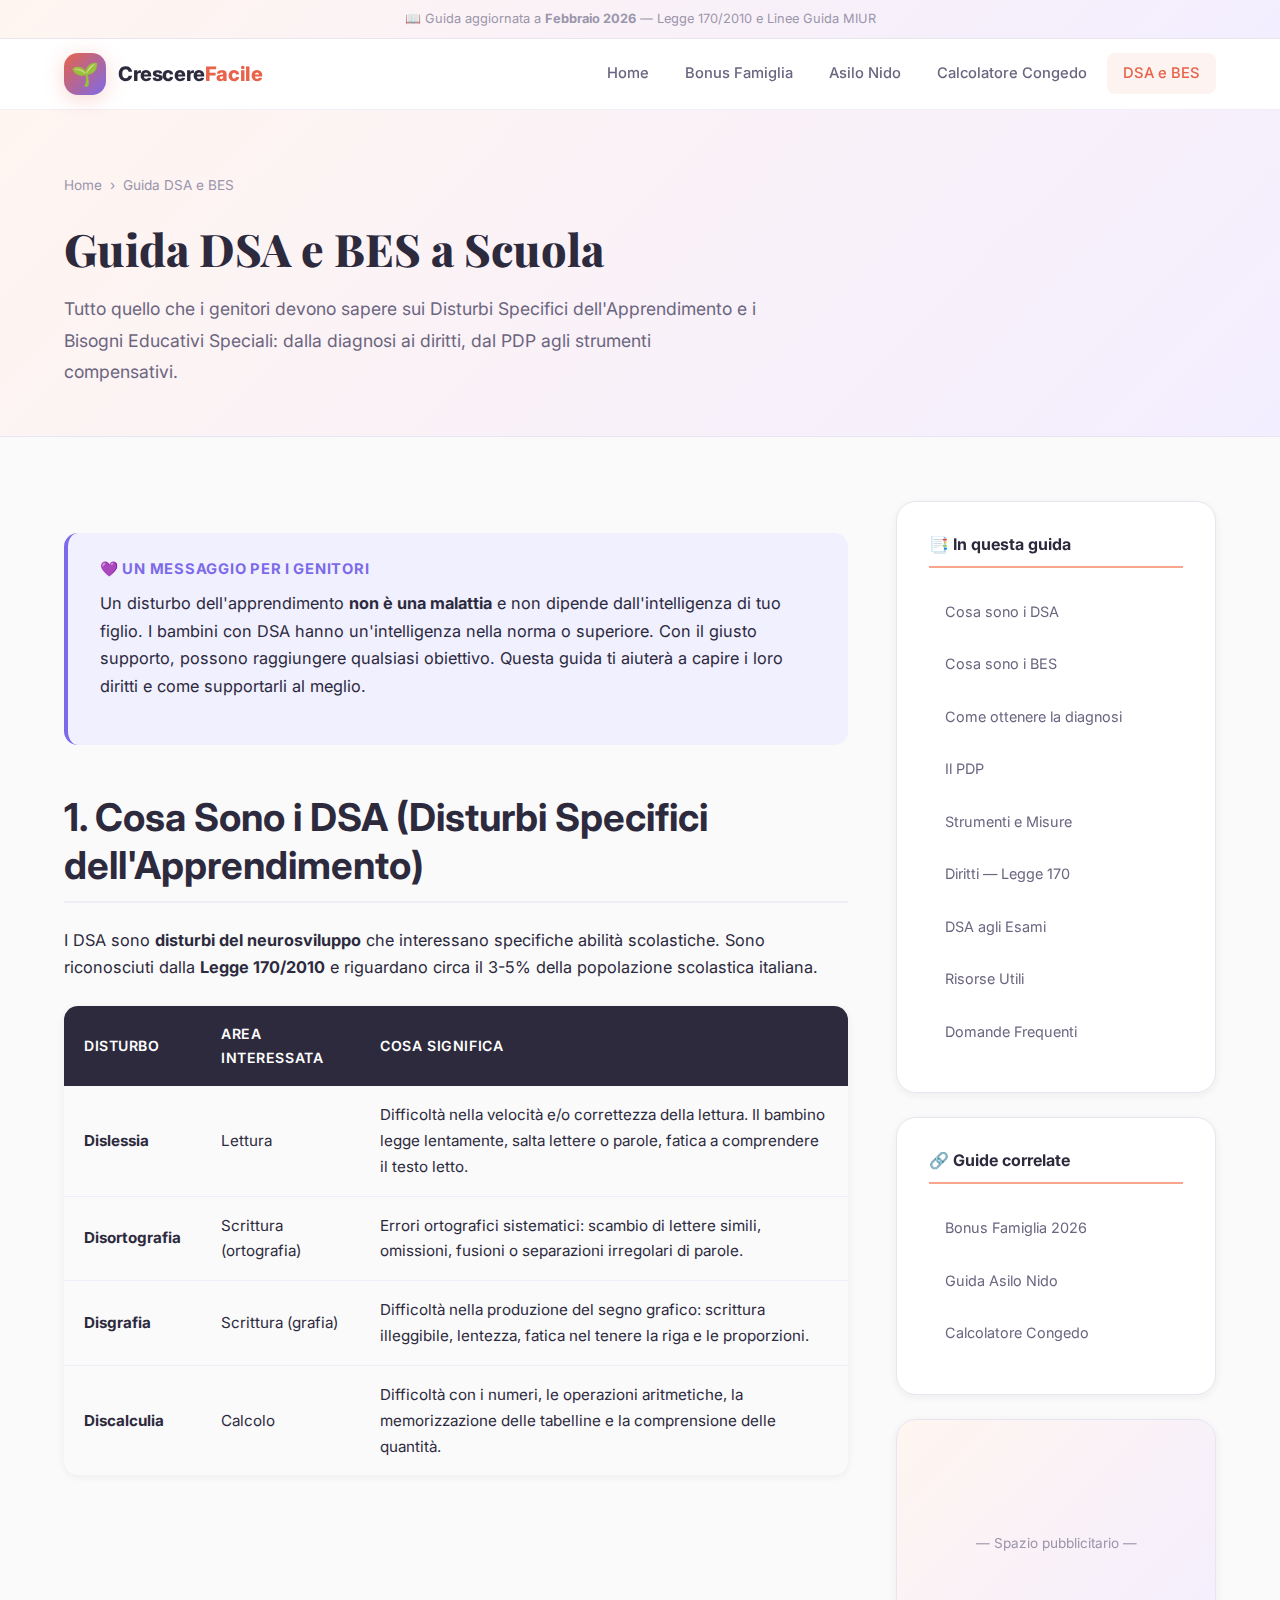
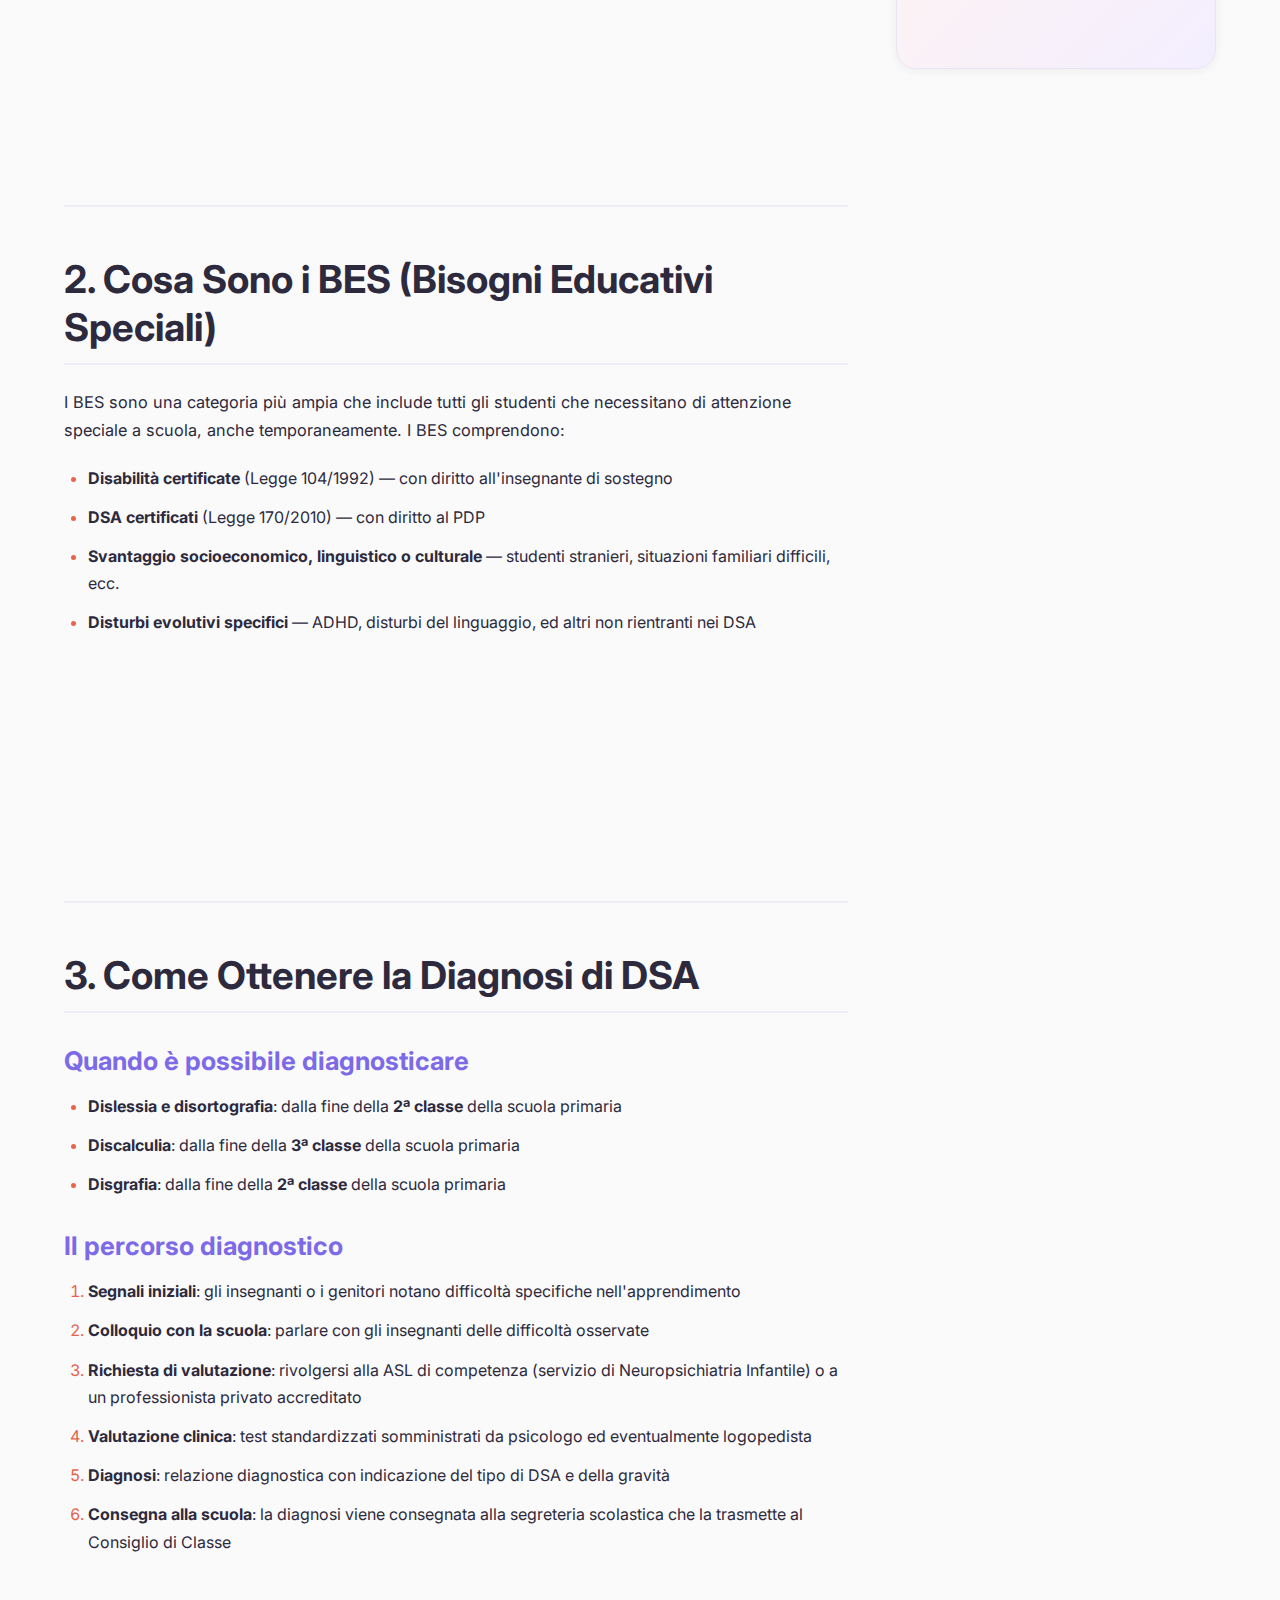
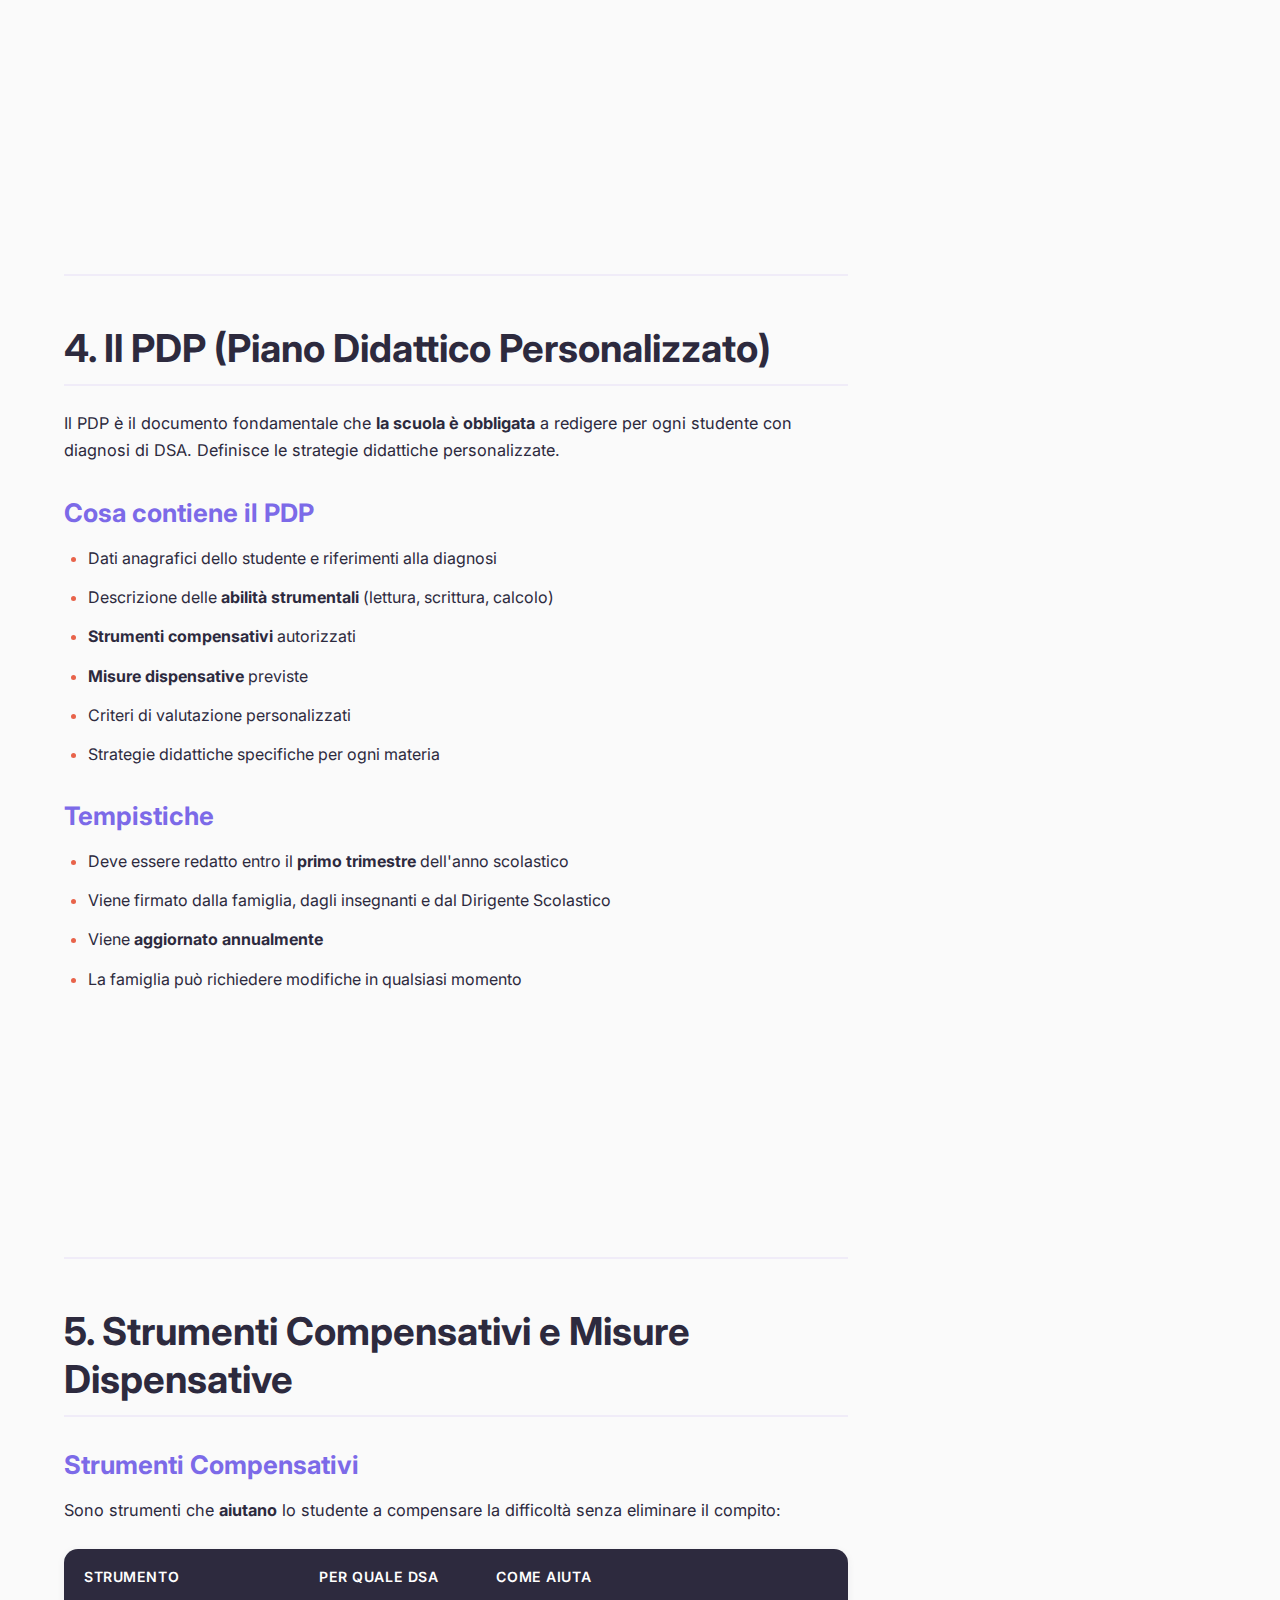
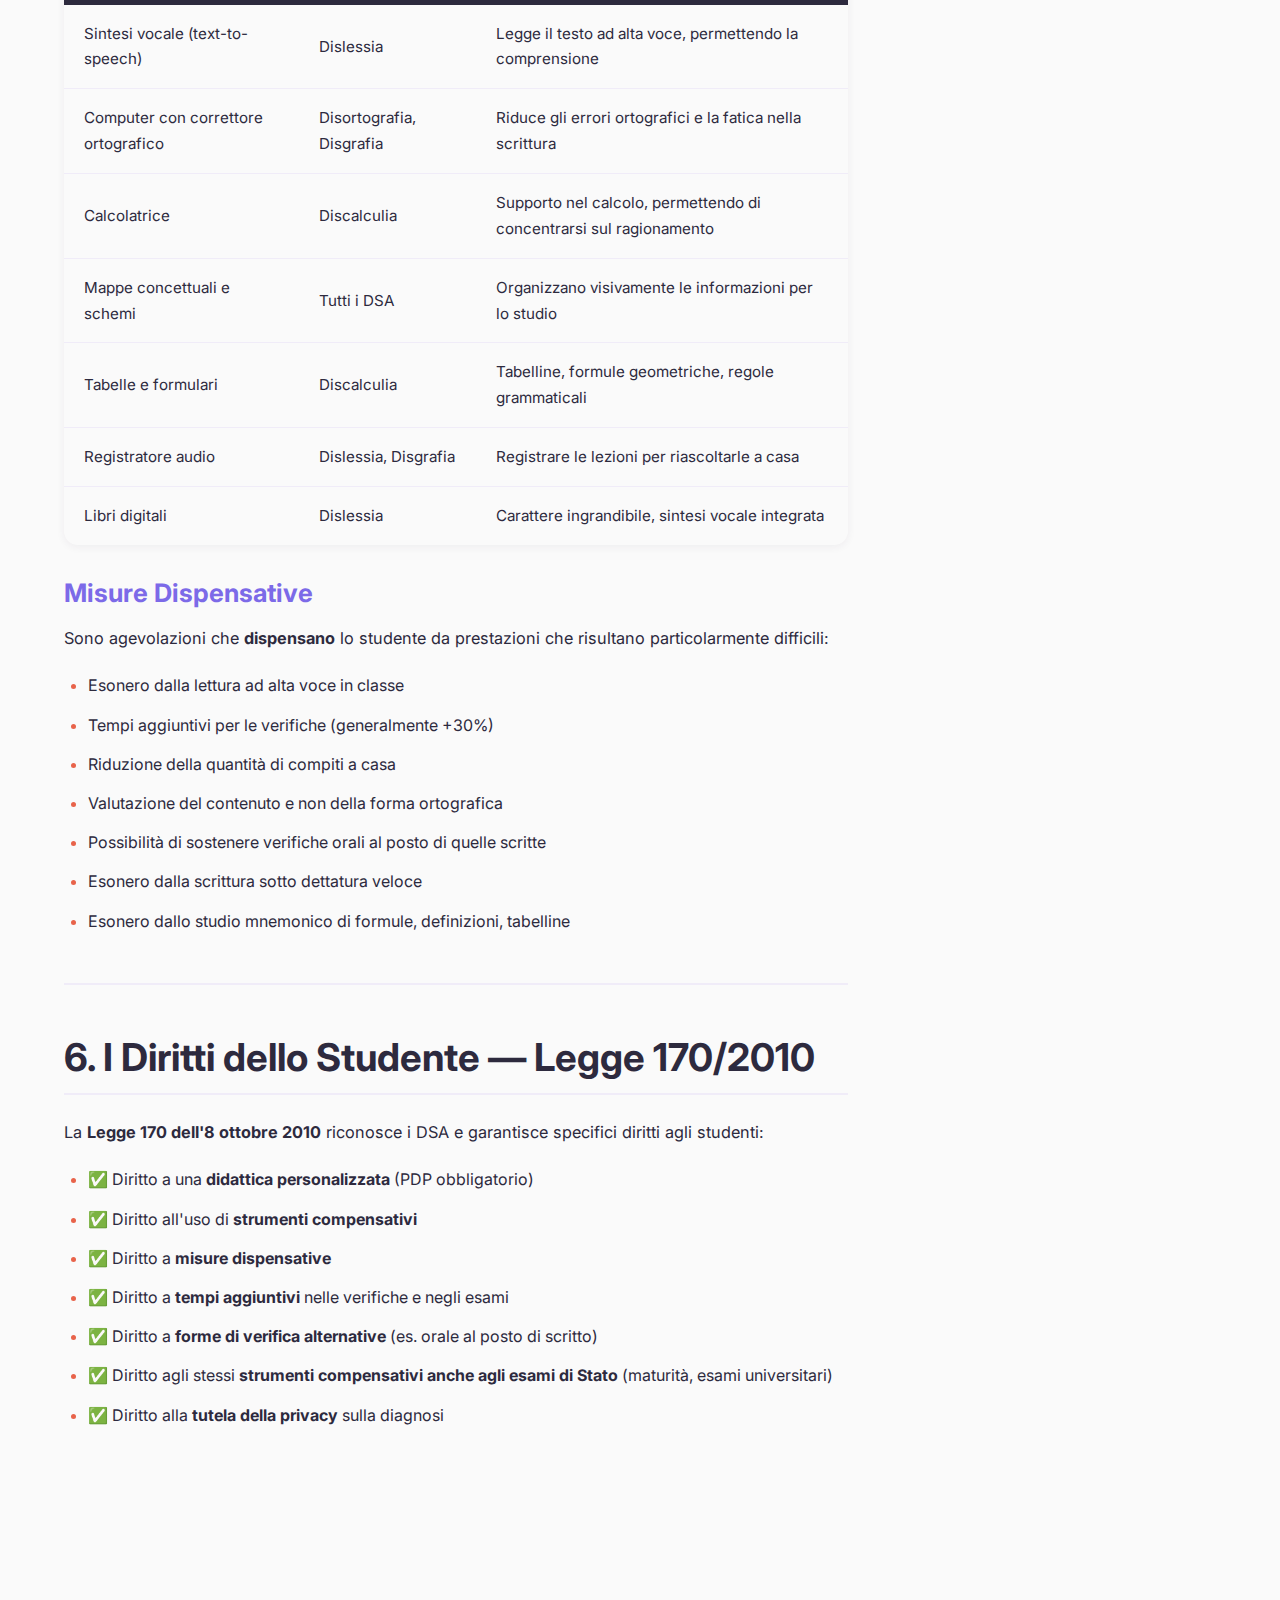
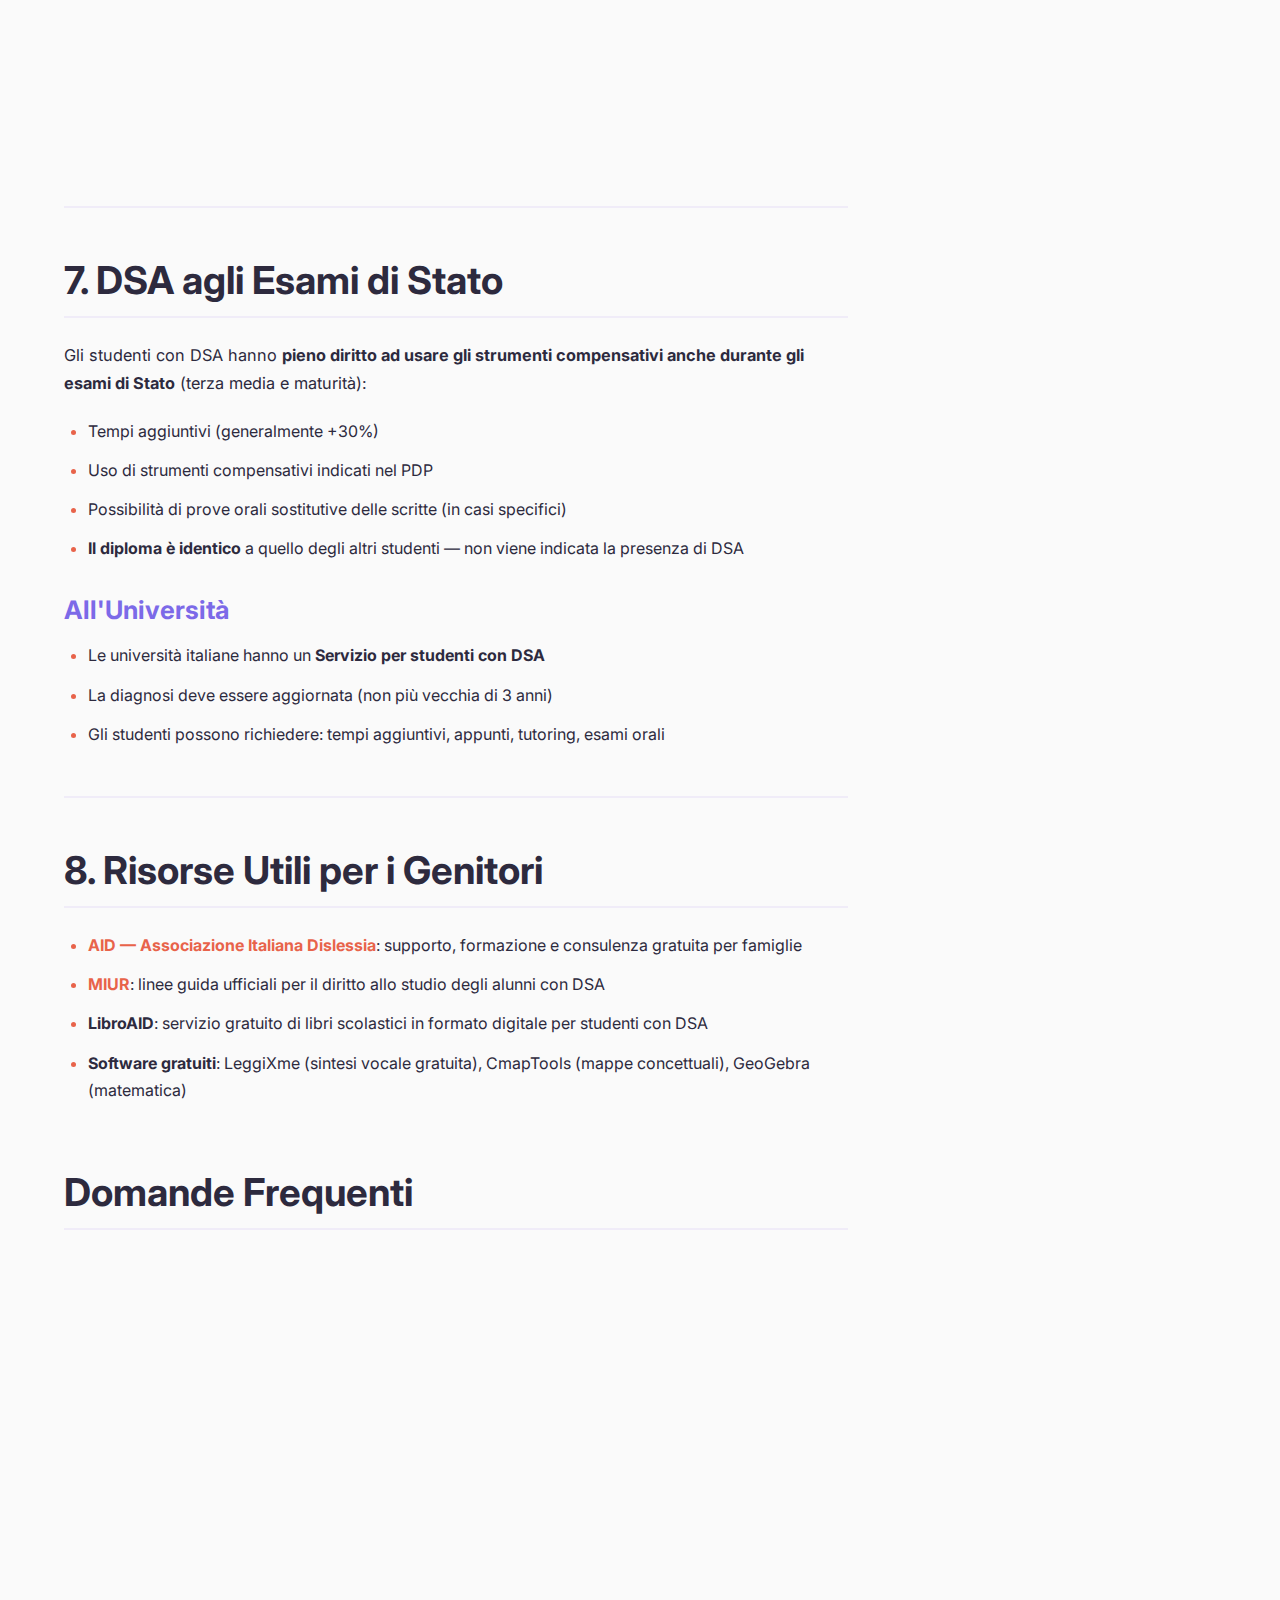
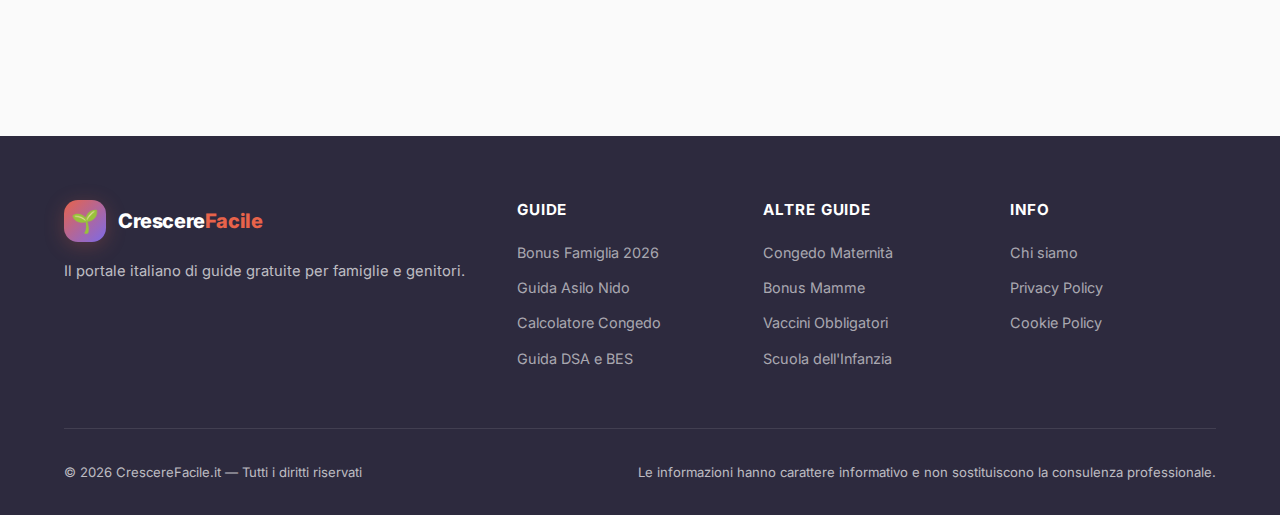
<file: guida-dsa-bes.html>
<!DOCTYPE html>
<html lang="it">

<head>
    <meta charset="UTF-8">
    <meta name="viewport" content="width=device-width, initial-scale=1.0">
    <title>Guida DSA e BES a Scuola — Diritti, Diagnosi e PDP | CrescereFacile.it</title>
    <meta name="description"
        content="Guida completa su DSA e BES: cosa sono dislessia, disgrafia, discalculia, come ottenere la diagnosi, il PDP, strumenti compensativi e diritti secondo la Legge 170/2010.">
    <meta name="keywords"
        content="dsa significato, piani didattici personalizzati, legge 170 dsa, dislessia, discalculia, BES, bisogni educativi speciali, PDP scuola, strumenti compensativi">
    <meta name="robots" content="index, follow">
    <link rel="canonical" href="https://crescerefacile.it/guida-dsa-bes.html">

    <meta property="og:type" content="article">
    <meta property="og:title" content="Guida DSA e BES a Scuola — Diritti, Diagnosi e PDP">
    <meta property="og:description"
        content="Tutto su DSA e BES: diagnosi, PDP, strumenti compensativi e diritti di tuo figlio a scuola.">
    <meta property="og:url" content="https://crescerefacile.it/guida-dsa-bes.html">
    <meta property="og:site_name" content="CrescereFacile.it">
    <meta property="og:locale" content="it_IT">

    <link rel="stylesheet" href="css/style.css">
    <link rel="icon" type="image/svg+xml" href="favicon.svg">

    <script type="application/ld+json">
  {
    "@context": "https://schema.org",
    "@type": "Article",
    "headline": "Guida DSA e BES a Scuola: Diritti, Diagnosi e PDP",
    "description": "Guida completa su DSA e BES per genitori: dislessia, diagnosi, Piano Didattico Personalizzato e diritti.",
    "datePublished": "2026-02-15",
    "dateModified": "2026-02-15",
    "author": { "@type": "Organization", "name": "CrescereFacile.it" },
    "publisher": { "@type": "Organization", "name": "CrescereFacile.it" },
    "mainEntityOfPage": "https://crescerefacile.it/guida-dsa-bes.html",
    "inLanguage": "it-IT"
  }
  </script>

    <script type="application/ld+json">
  {
    "@context": "https://schema.org",
    "@type": "FAQPage",
    "mainEntity": [
      {
        "@type": "Question",
        "name": "Cosa sono i DSA?",
        "acceptedAnswer": {
          "@type": "Answer",
          "text": "I DSA (Disturbi Specifici dell'Apprendimento) sono disturbi del neurosviluppo che riguardano le abilità di lettura (dislessia), scrittura (disgrafia e disortografia) e calcolo (discalculia). Non dipendono dall'intelligenza o dalla motivazione del bambino."
        }
      },
      {
        "@type": "Question",
        "name": "Cos'è il PDP e come funziona?",
        "acceptedAnswer": {
          "@type": "Answer",
          "text": "Il PDP (Piano Didattico Personalizzato) è un documento redatto dalla scuola che definisce le strategie didattiche, gli strumenti compensativi e le misure dispensative personalizzate per lo studente con DSA o BES. Deve essere redatto entro il primo trimestre dell'anno scolastico."
        }
      },
      {
        "@type": "Question",
        "name": "Come ottenere la diagnosi di DSA?",
        "acceptedAnswer": {
          "@type": "Answer",
          "text": "La diagnosi di DSA può essere effettuata dalla ASL di competenza (gratuita, ma con tempi di attesa lunghi) oppure da professionisti privati accreditati. La diagnosi è possibile dalla fine della seconda classe della scuola primaria per lettura e scrittura, e dalla fine della terza per il calcolo."
        }
      }
    ]
  }
  </script>
</head>

<body>

    <div class="top-banner">
        📖 Guida aggiornata a <strong>Febbraio 2026</strong> — Legge 170/2010 e Linee Guida MIUR
    </div>

    <nav class="navbar" role="navigation" aria-label="Navigazione principale">
        <div class="container">
            <a href="index.html" class="nav-logo" aria-label="CrescereFacile homepage">
                <div class="nav-logo-icon">🌱</div>
                <div class="nav-logo-text">Crescere<span>Facile</span></div>
            </a>
            <button class="nav-toggle" aria-label="Apri menu" aria-expanded="false">☰</button>
            <ul class="nav-links">
                <li><a href="index.html">Home</a></li>
                <li><a href="bonus-famiglia.html">Bonus Famiglia</a></li>
                <li><a href="guida-asilo-nido.html">Asilo Nido</a></li>
                <li><a href="calcolatore-congedo.html">Calcolatore Congedo</a></li>
                <li><a href="guida-dsa-bes.html" class="active">DSA e BES</a></li>
            </ul>
        </div>
    </nav>

    <header class="page-header">
        <div class="container">
            <ul class="breadcrumb">
                <li><a href="index.html">Home</a></li>
                <li>›</li>
                <li>Guida DSA e BES</li>
            </ul>
            <h1>Guida DSA e BES a Scuola</h1>
            <p class="lead">Tutto quello che i genitori devono sapere sui Disturbi Specifici dell'Apprendimento e i
                Bisogni Educativi Speciali: dalla diagnosi ai diritti, dal PDP agli strumenti compensativi.</p>
        </div>
    </header>

    <div class="page-content">
        <div class="container content-layout">

            <main class="content-main article">

                <div class="info-box important">
                    <div class="info-box-title">💜 Un messaggio per i genitori</div>
                    <p>Un disturbo dell'apprendimento <strong>non è una malattia</strong> e non dipende
                        dall'intelligenza di tuo figlio. I bambini con DSA hanno un'intelligenza nella norma o
                        superiore. Con il giusto supporto, possono raggiungere qualsiasi obiettivo. Questa guida ti
                        aiuterà a capire i loro diritti e come supportarli al meglio.</p>
                </div>

                <h2 id="cosa-sono-dsa">1. Cosa Sono i DSA (Disturbi Specifici dell'Apprendimento)</h2>

                <p>I DSA sono <strong>disturbi del neurosviluppo</strong> che interessano specifiche abilità
                    scolastiche. Sono riconosciuti dalla <strong>Legge 170/2010</strong> e riguardano circa il 3-5%
                    della popolazione scolastica italiana.</p>

                <div class="data-table-wrapper">
                    <table class="data-table">
                        <thead>
                            <tr>
                                <th>Disturbo</th>
                                <th>Area interessata</th>
                                <th>Cosa significa</th>
                            </tr>
                        </thead>
                        <tbody>
                            <tr>
                                <td><strong>Dislessia</strong></td>
                                <td>Lettura</td>
                                <td>Difficoltà nella velocità e/o correttezza della lettura. Il bambino legge
                                    lentamente, salta lettere o parole, fatica a comprendere il testo letto.</td>
                            </tr>
                            <tr>
                                <td><strong>Disortografia</strong></td>
                                <td>Scrittura (ortografia)</td>
                                <td>Errori ortografici sistematici: scambio di lettere simili, omissioni, fusioni o
                                    separazioni irregolari di parole.</td>
                            </tr>
                            <tr>
                                <td><strong>Disgrafia</strong></td>
                                <td>Scrittura (grafia)</td>
                                <td>Difficoltà nella produzione del segno grafico: scrittura illeggibile, lentezza,
                                    fatica nel tenere la riga e le proporzioni.</td>
                            </tr>
                            <tr>
                                <td><strong>Discalculia</strong></td>
                                <td>Calcolo</td>
                                <td>Difficoltà con i numeri, le operazioni aritmetiche, la memorizzazione delle
                                    tabelline e la comprensione delle quantità.</td>
                            </tr>
                        </tbody>
                    </table>
                </div>

                <div class="info-box tip">
                    <div class="info-box-title">💡 Caratteristiche chiave</div>
                    <ul>
                        <li>I DSA <strong>non dipendono</strong> da pigrizia, svogliatezza o scarsa intelligenza</li>
                        <li>Spesso si presentano <strong>in comorbidità</strong> (più disturbi insieme)</li>
                        <li>Hanno base <strong>neurobiologica</strong> e componente genetica</li>
                        <li>Con supporto adeguato, i ragazzi con DSA raggiungono risultati eccellenti</li>
                    </ul>
                </div>

                <hr style="margin: var(--sp-12) 0; border: none; border-top: 2px solid var(--clr-divider);">

                <h2 id="cosa-sono-bes">2. Cosa Sono i BES (Bisogni Educativi Speciali)</h2>

                <p>I BES sono una categoria più ampia che include tutti gli studenti che necessitano di attenzione
                    speciale a scuola, anche temporaneamente. I BES comprendono:</p>

                <ul>
                    <li><strong>Disabilità certificate</strong> (Legge 104/1992) — con diritto all'insegnante di
                        sostegno</li>
                    <li><strong>DSA certificati</strong> (Legge 170/2010) — con diritto al PDP</li>
                    <li><strong>Svantaggio socioeconomico, linguistico o culturale</strong> — studenti stranieri,
                        situazioni familiari difficili, ecc.</li>
                    <li><strong>Disturbi evolutivi specifici</strong> — ADHD, disturbi del linguaggio, ed altri non
                        rientranti nei DSA</li>
                </ul>

                <div class="info-box warning">
                    <div class="info-box-title">⚠️ Differenza importante</div>
                    <p><strong>DSA</strong> = categoria specifica con diagnosi clinica e tutela di legge (Legge
                        170).<br>
                        <strong>BES</strong> = categoria più ampia, includente i DSA ma anche altre situazioni. Per i
                        BES non-DSA, il PDP viene redatto su decisione del Consiglio di Classe.
                    </p>
                </div>

                <hr style="margin: var(--sp-12) 0; border: none; border-top: 2px solid var(--clr-divider);">

                <h2 id="diagnosi">3. Come Ottenere la Diagnosi di DSA</h2>

                <h3>Quando è possibile diagnosticare</h3>
                <ul>
                    <li><strong>Dislessia e disortografia</strong>: dalla fine della <strong>2ª classe</strong> della
                        scuola primaria</li>
                    <li><strong>Discalculia</strong>: dalla fine della <strong>3ª classe</strong> della scuola primaria
                    </li>
                    <li><strong>Disgrafia</strong>: dalla fine della <strong>2ª classe</strong> della scuola primaria
                    </li>
                </ul>

                <h3>Il percorso diagnostico</h3>
                <ol>
                    <li><strong>Segnali iniziali</strong>: gli insegnanti o i genitori notano difficoltà specifiche
                        nell'apprendimento</li>
                    <li><strong>Colloquio con la scuola</strong>: parlare con gli insegnanti delle difficoltà osservate
                    </li>
                    <li><strong>Richiesta di valutazione</strong>: rivolgersi alla ASL di competenza (servizio di
                        Neuropsichiatria Infantile) o a un professionista privato accreditato</li>
                    <li><strong>Valutazione clinica</strong>: test standardizzati somministrati da psicologo ed
                        eventualmente logopedista</li>
                    <li><strong>Diagnosi</strong>: relazione diagnostica con indicazione del tipo di DSA e della gravità
                    </li>
                    <li><strong>Consegna alla scuola</strong>: la diagnosi viene consegnata alla segreteria scolastica
                        che la trasmette al Consiglio di Classe</li>
                </ol>

                <div class="info-box tip">
                    <div class="info-box-title">⏱️ Tempi e costi</div>
                    <ul>
                        <li><strong>ASL (gratuita)</strong>: tempi di attesa da 3 a 12 mesi, a seconda della regione
                        </li>
                        <li><strong>Privato accreditato</strong>: costi da 300€ a 600€, tempi più rapidi (2-4 settimane)
                        </li>
                        <li>La diagnosi privata è valida ai fini scolastici <strong>solo se rilasciata da professionisti
                                autorizzati dalla Regione</strong></li>
                    </ul>
                </div>

                <hr style="margin: var(--sp-12) 0; border: none; border-top: 2px solid var(--clr-divider);">

                <h2 id="pdp">4. Il PDP (Piano Didattico Personalizzato)</h2>

                <p>Il PDP è il documento fondamentale che <strong>la scuola è obbligata</strong> a redigere per ogni
                    studente con diagnosi di DSA. Definisce le strategie didattiche personalizzate.</p>

                <h3>Cosa contiene il PDP</h3>
                <ul>
                    <li>Dati anagrafici dello studente e riferimenti alla diagnosi</li>
                    <li>Descrizione delle <strong>abilità strumentali</strong> (lettura, scrittura, calcolo)</li>
                    <li><strong>Strumenti compensativi</strong> autorizzati</li>
                    <li><strong>Misure dispensative</strong> previste</li>
                    <li>Criteri di valutazione personalizzati</li>
                    <li>Strategie didattiche specifiche per ogni materia</li>
                </ul>

                <h3>Tempistiche</h3>
                <ul>
                    <li>Deve essere redatto entro il <strong>primo trimestre</strong> dell'anno scolastico</li>
                    <li>Viene firmato dalla famiglia, dagli insegnanti e dal Dirigente Scolastico</li>
                    <li>Viene <strong>aggiornato annualmente</strong></li>
                    <li>La famiglia può richiedere modifiche in qualsiasi momento</li>
                </ul>

                <div class="info-box bonus">
                    <div class="info-box-title">📝 Consiglio pratico</div>
                    <p>Chiedi sempre una <strong>copia del PDP</strong> e leggilo attentamente. Se ritieni che le misure
                        non siano adeguate o che siano troppo generiche, hai il diritto di richiedere un incontro con il
                        Consiglio di Classe per discuterle e modificarle.</p>
                </div>

                <hr style="margin: var(--sp-12) 0; border: none; border-top: 2px solid var(--clr-divider);">

                <h2 id="strumenti">5. Strumenti Compensativi e Misure Dispensative</h2>

                <h3>Strumenti Compensativi</h3>
                <p>Sono strumenti che <strong>aiutano</strong> lo studente a compensare la difficoltà senza eliminare il
                    compito:</p>

                <div class="data-table-wrapper">
                    <table class="data-table">
                        <thead>
                            <tr>
                                <th>Strumento</th>
                                <th>Per quale DSA</th>
                                <th>Come aiuta</th>
                            </tr>
                        </thead>
                        <tbody>
                            <tr>
                                <td>Sintesi vocale (text-to-speech)</td>
                                <td>Dislessia</td>
                                <td>Legge il testo ad alta voce, permettendo la comprensione</td>
                            </tr>
                            <tr>
                                <td>Computer con correttore ortografico</td>
                                <td>Disortografia, Disgrafia</td>
                                <td>Riduce gli errori ortografici e la fatica nella scrittura</td>
                            </tr>
                            <tr>
                                <td>Calcolatrice</td>
                                <td>Discalculia</td>
                                <td>Supporto nel calcolo, permettendo di concentrarsi sul ragionamento</td>
                            </tr>
                            <tr>
                                <td>Mappe concettuali e schemi</td>
                                <td>Tutti i DSA</td>
                                <td>Organizzano visivamente le informazioni per lo studio</td>
                            </tr>
                            <tr>
                                <td>Tabelle e formulari</td>
                                <td>Discalculia</td>
                                <td>Tabelline, formule geometriche, regole grammaticali</td>
                            </tr>
                            <tr>
                                <td>Registratore audio</td>
                                <td>Dislessia, Disgrafia</td>
                                <td>Registrare le lezioni per riascoltarle a casa</td>
                            </tr>
                            <tr>
                                <td>Libri digitali</td>
                                <td>Dislessia</td>
                                <td>Carattere ingrandibile, sintesi vocale integrata</td>
                            </tr>
                        </tbody>
                    </table>
                </div>

                <h3>Misure Dispensative</h3>
                <p>Sono agevolazioni che <strong>dispensano</strong> lo studente da prestazioni che risultano
                    particolarmente difficili:</p>
                <ul>
                    <li>Esonero dalla lettura ad alta voce in classe</li>
                    <li>Tempi aggiuntivi per le verifiche (generalmente +30%)</li>
                    <li>Riduzione della quantità di compiti a casa</li>
                    <li>Valutazione del contenuto e non della forma ortografica</li>
                    <li>Possibilità di sostenere verifiche orali al posto di quelle scritte</li>
                    <li>Esonero dalla scrittura sotto dettatura veloce</li>
                    <li>Esonero dallo studio mnemonico di formule, definizioni, tabelline</li>
                </ul>

                <hr style="margin: var(--sp-12) 0; border: none; border-top: 2px solid var(--clr-divider);">

                <h2 id="diritti">6. I Diritti dello Studente — Legge 170/2010</h2>

                <p>La <strong>Legge 170 dell'8 ottobre 2010</strong> riconosce i DSA e garantisce specifici diritti agli
                    studenti:</p>

                <ul>
                    <li>✅ Diritto a una <strong>didattica personalizzata</strong> (PDP obbligatorio)</li>
                    <li>✅ Diritto all'uso di <strong>strumenti compensativi</strong></li>
                    <li>✅ Diritto a <strong>misure dispensative</strong></li>
                    <li>✅ Diritto a <strong>tempi aggiuntivi</strong> nelle verifiche e negli esami</li>
                    <li>✅ Diritto a <strong>forme di verifica alternative</strong> (es. orale al posto di scritto)</li>
                    <li>✅ Diritto agli stessi <strong>strumenti compensativi anche agli esami di Stato</strong>
                        (maturità, esami universitari)</li>
                    <li>✅ Diritto alla <strong>tutela della privacy</strong> sulla diagnosi</li>
                </ul>

                <div class="info-box warning">
                    <div class="info-box-title">⚖️ Se la scuola non collabora</div>
                    <p>Se la scuola non redige il PDP o non applica le misure previste, puoi:</p>
                    <ul>
                        <li>1. Inviare una <strong>richiesta formale scritta</strong> al Dirigente Scolastico (via PEC)
                        </li>
                        <li>2. Contattare l'<strong>Ufficio Scolastico Regionale (USR)</strong></li>
                        <li>3. Rivolgerti alle associazioni come l'<strong>AID (Associazione Italiana
                                Dislessia)</strong></li>
                        <li>4. In casi gravi, consultare un avvocato specializzato in diritto scolastico</li>
                    </ul>
                </div>

                <hr style="margin: var(--sp-12) 0; border: none; border-top: 2px solid var(--clr-divider);">

                <h2 id="esami">7. DSA agli Esami di Stato</h2>

                <p>Gli studenti con DSA hanno <strong>pieno diritto ad usare gli strumenti compensativi anche durante
                        gli esami di Stato</strong> (terza media e maturità):</p>

                <ul>
                    <li>Tempi aggiuntivi (generalmente +30%)</li>
                    <li>Uso di strumenti compensativi indicati nel PDP</li>
                    <li>Possibilità di prove orali sostitutive delle scritte (in casi specifici)</li>
                    <li><strong>Il diploma è identico</strong> a quello degli altri studenti — non viene indicata la
                        presenza di DSA</li>
                </ul>

                <h3>All'Università</h3>
                <ul>
                    <li>Le università italiane hanno un <strong>Servizio per studenti con DSA</strong></li>
                    <li>La diagnosi deve essere aggiornata (non più vecchia di 3 anni)</li>
                    <li>Gli studenti possono richiedere: tempi aggiuntivi, appunti, tutoring, esami orali</li>
                </ul>

                <hr style="margin: var(--sp-12) 0; border: none; border-top: 2px solid var(--clr-divider);">

                <h2 id="risorse">8. Risorse Utili per i Genitori</h2>

                <ul>
                    <li><strong><a href="https://www.aiditalia.org" target="_blank" rel="noopener">AID — Associazione
                                Italiana Dislessia</a></strong>: supporto, formazione e consulenza gratuita per famiglie
                    </li>
                    <li><strong><a href="https://www.miur.gov.it" target="_blank" rel="noopener">MIUR</a></strong>:
                        linee guida ufficiali per il diritto allo studio degli alunni con DSA</li>
                    <li><strong>LibroAID</strong>: servizio gratuito di libri scolastici in formato digitale per
                        studenti con DSA</li>
                    <li><strong>Software gratuiti</strong>: LeggiXme (sintesi vocale gratuita), CmapTools (mappe
                        concettuali), GeoGebra (matematica)</li>
                </ul>

                <!-- FAQ -->
                <h2 id="faq" style="margin-top: var(--sp-16);">Domande Frequenti</h2>

                <div class="faq-list">
                    <div class="faq-item">
                        <button class="faq-question">
                            Cosa sono i DSA?
                            <span class="arrow">▼</span>
                        </button>
                        <div class="faq-answer">
                            <div class="faq-answer-inner">
                                I DSA (Disturbi Specifici dell'Apprendimento) sono disturbi del neurosviluppo che
                                riguardano le abilità di lettura (dislessia), scrittura (disgrafia e disortografia) e
                                calcolo (discalculia). Non dipendono dall'intelligenza o dalla motivazione del bambino,
                                hanno base neurobiologica e con il giusto supporto si possono compensare efficacemente.
                            </div>
                        </div>
                    </div>

                    <div class="faq-item">
                        <button class="faq-question">
                            A chi rivolgersi per la diagnosi?
                            <span class="arrow">▼</span>
                        </button>
                        <div class="faq-answer">
                            <div class="faq-answer-inner">
                                Puoi rivolgerti alla ASL di competenza (Servizio di Neuropsichiatria Infantile —
                                gratuito ma con tempi di attesa lunghi) oppure a professionisti privati accreditati
                                dalla Regione. La diagnosi privata ha lo stesso valore di quella pubblica, purché
                                rilasciata da professionisti autorizzati.
                            </div>
                        </div>
                    </div>

                    <div class="faq-item">
                        <button class="faq-question">
                            Cos'è il PDP e come funziona?
                            <span class="arrow">▼</span>
                        </button>
                        <div class="faq-answer">
                            <div class="faq-answer-inner">
                                Il PDP (Piano Didattico Personalizzato) è un documento che la scuola è obbligata a
                                redigere per studenti con DSA. Definisce strategie didattiche, strumenti compensativi e
                                misure dispensative personalizzate. Deve essere redatto entro il primo trimestre e
                                firmato da insegnanti, famiglia e Dirigente Scolastico.
                            </div>
                        </div>
                    </div>

                    <div class="faq-item">
                        <button class="faq-question">
                            La diagnosi di DSA ha una scadenza?
                            <span class="arrow">▼</span>
                        </button>
                        <div class="faq-answer">
                            <div class="faq-answer-inner">
                                Per la scuola primaria e secondaria, la diagnosi non ha una scadenza formale ma è
                                consigliabile aggiornarla ai passaggi di ciclo (elementari → medie → superiori). Per
                                l'università, molti atenei richiedono una diagnosi aggiornata (non più vecchia di 3
                                anni).
                            </div>
                        </div>
                    </div>

                    <div class="faq-item">
                        <button class="faq-question">
                            I DSA si guariscono?
                            <span class="arrow">▼</span>
                        </button>
                        <div class="faq-answer">
                            <div class="faq-answer-inner">
                                I DSA non sono una malattia e quindi non si "guariscono". Sono una caratteristica
                                neurobiologica permanente. Tuttavia, con interventi precoci, strategie compensative e il
                                giusto supporto, le difficoltà possono essere compensate efficacemente e lo studente può
                                raggiungere qualsiasi obiettivo scolastico e professionale.
                            </div>
                        </div>
                    </div>
                </div>

            </main>

            <aside class="sidebar">
                <div class="sidebar-card">
                    <h4>📑 In questa guida</h4>
                    <ul class="sidebar-links">
                        <li><a href="#cosa-sono-dsa">Cosa sono i DSA</a></li>
                        <li><a href="#cosa-sono-bes">Cosa sono i BES</a></li>
                        <li><a href="#diagnosi">Come ottenere la diagnosi</a></li>
                        <li><a href="#pdp">Il PDP</a></li>
                        <li><a href="#strumenti">Strumenti e Misure</a></li>
                        <li><a href="#diritti">Diritti — Legge 170</a></li>
                        <li><a href="#esami">DSA agli Esami</a></li>
                        <li><a href="#risorse">Risorse Utili</a></li>
                        <li><a href="#faq">Domande Frequenti</a></li>
                    </ul>
                </div>

                <div class="sidebar-card">
                    <h4>🔗 Guide correlate</h4>
                    <ul class="sidebar-links">
                        <li><a href="bonus-famiglia.html">Bonus Famiglia 2026</a></li>
                        <li><a href="guida-asilo-nido.html">Guida Asilo Nido</a></li>
                        <li><a href="calcolatore-congedo.html">Calcolatore Congedo</a></li>
                    </ul>
                </div>

                <div class="sidebar-card"
                    style="text-align:center; color: var(--clr-text-muted); font-size:0.85rem; min-height:250px; display:flex; align-items:center; justify-content:center; background: var(--grad-warm);">
                    <span>— Spazio pubblicitario —</span>
                </div>
            </aside>
        </div>
    </div>

    <footer class="footer">
        <div class="container">
            <div class="footer-grid">
                <div class="footer-brand">
                    <a href="index.html" class="nav-logo" style="margin-bottom: var(--sp-2);">
                        <div class="nav-logo-icon">🌱</div>
                        <div class="nav-logo-text" style="color:white;">Crescere<span>Facile</span></div>
                    </a>
                    <p>Il portale italiano di guide gratuite per famiglie e genitori.</p>
                </div>
                <div>
                    <h4>Guide</h4>
                    <ul class="footer-links">
                        <li><a href="bonus-famiglia.html">Bonus Famiglia 2026</a></li>
                        <li><a href="guida-asilo-nido.html">Guida Asilo Nido</a></li>
                        <li><a href="calcolatore-congedo.html">Calcolatore Congedo</a></li>
                        <li><a href="guida-dsa-bes.html">Guida DSA e BES</a></li>
                    </ul>
                </div>
                <div>
                    <h4>Altre Guide</h4>
                    <ul class="footer-links">
                        <li><a href="congedo-maternita.html">Congedo Maternità</a></li>
                        <li><a href="bonus-mamme-lavoratrici.html">Bonus Mamme</a></li>
                        <li><a href="vaccini-obbligatori.html">Vaccini Obbligatori</a></li>
                        <li><a href="guida-scuola-infanzia.html">Scuola dell'Infanzia</a></li>
                    </ul>
                </div>
                <div>
                    <h4>Info</h4>
                    <ul class="footer-links">
                        <li><a href="chi-siamo.html">Chi siamo</a></li>
                        <li><a href="privacy-policy.html">Privacy Policy</a></li>
                        <li><a href="cookie-policy.html">Cookie Policy</a></li>
                    </ul>
                </div>
            </div>
            <div class="footer-bottom">
                <span>© 2026 CrescereFacile.it — Tutti i diritti riservati</span>
                <span>Le informazioni hanno carattere informativo e non sostituiscono la consulenza
                    professionale.</span>
            </div>
        </div>
    </footer>

    <script src="js/main.js"></script>
</body>

</html>
</file>
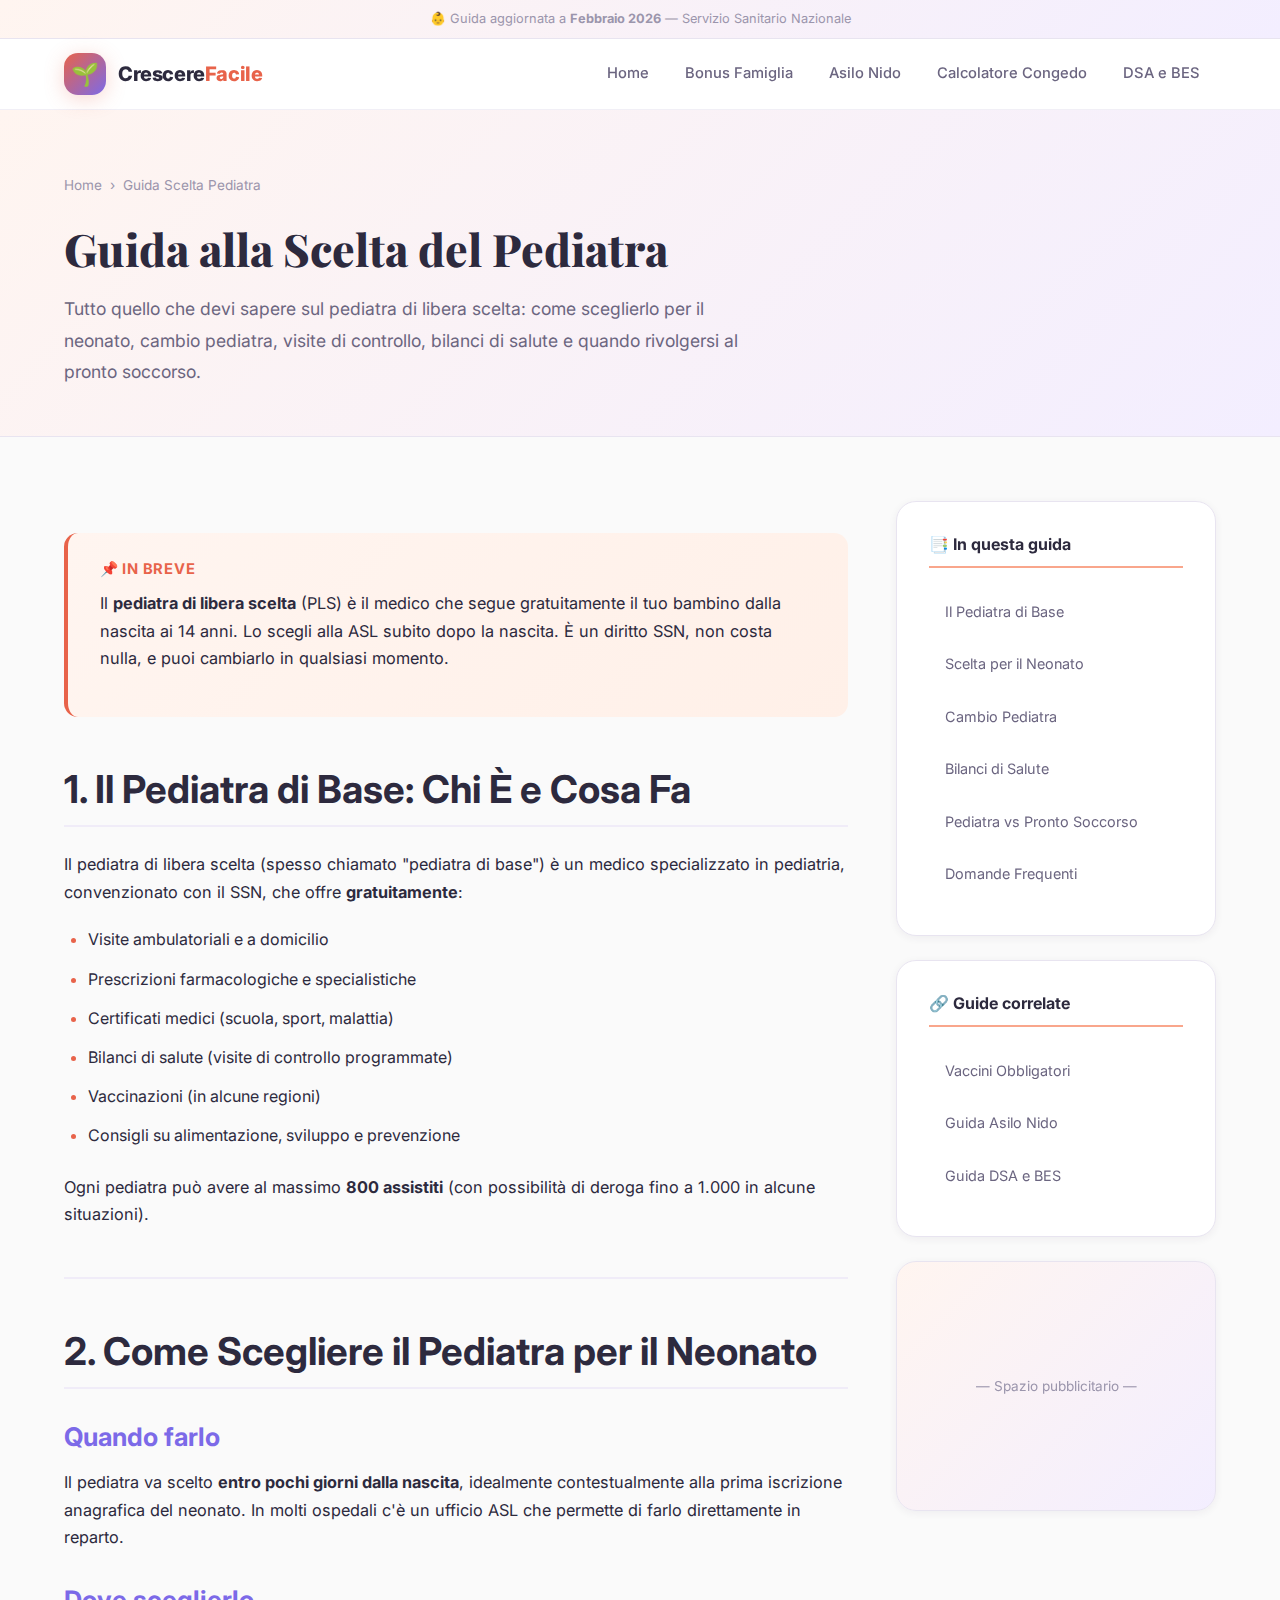
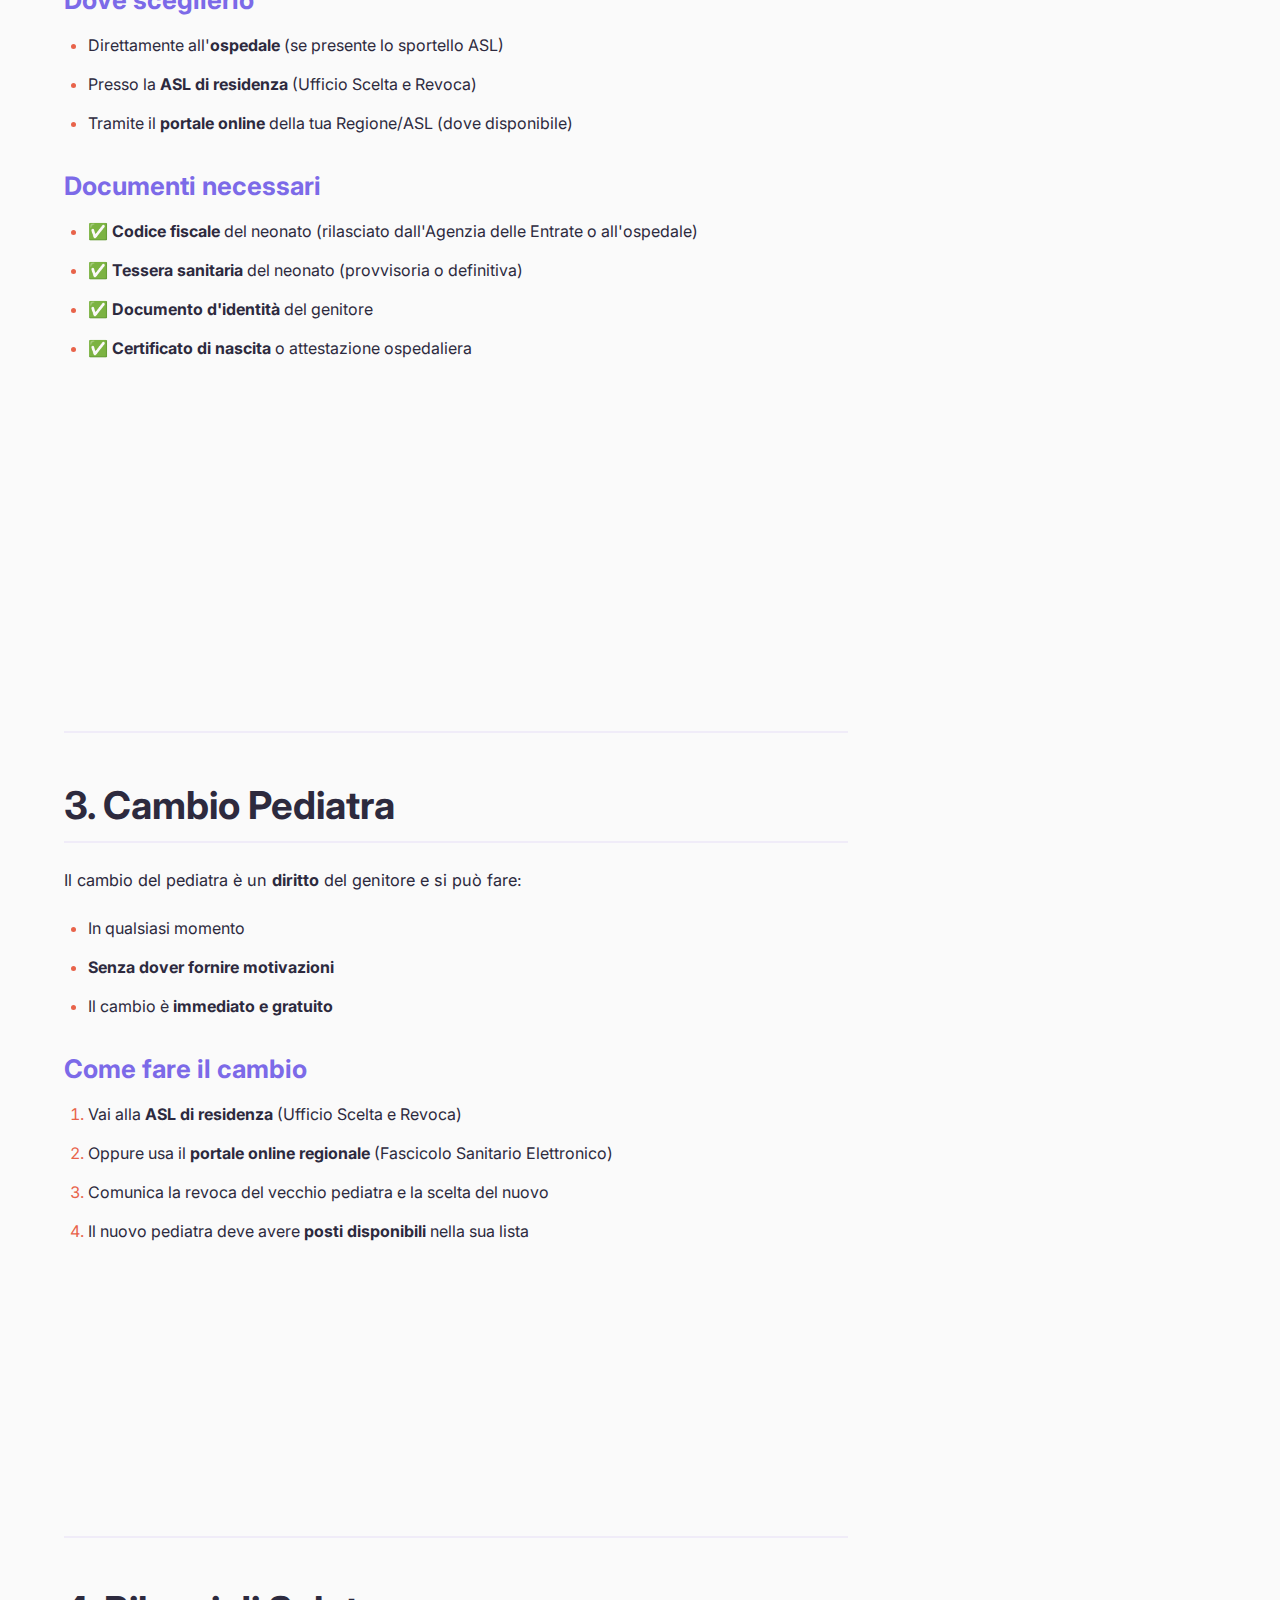
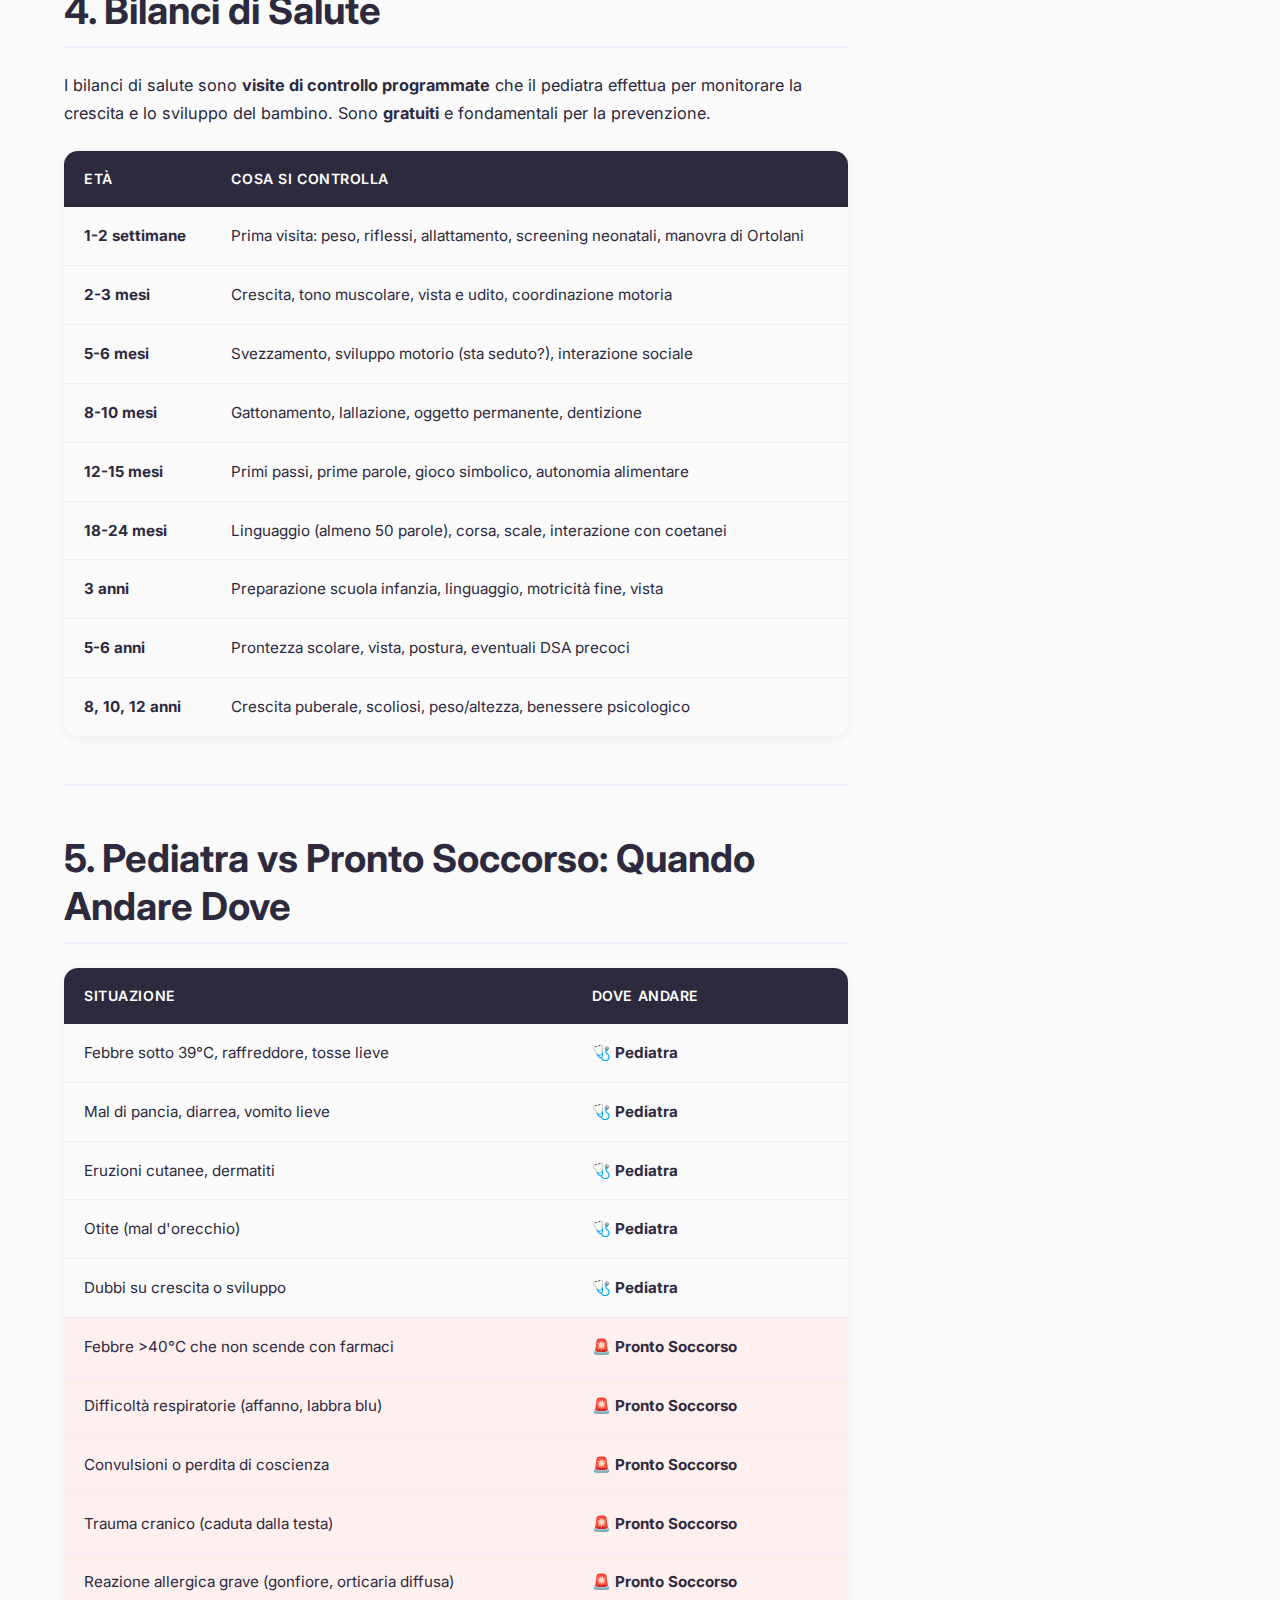
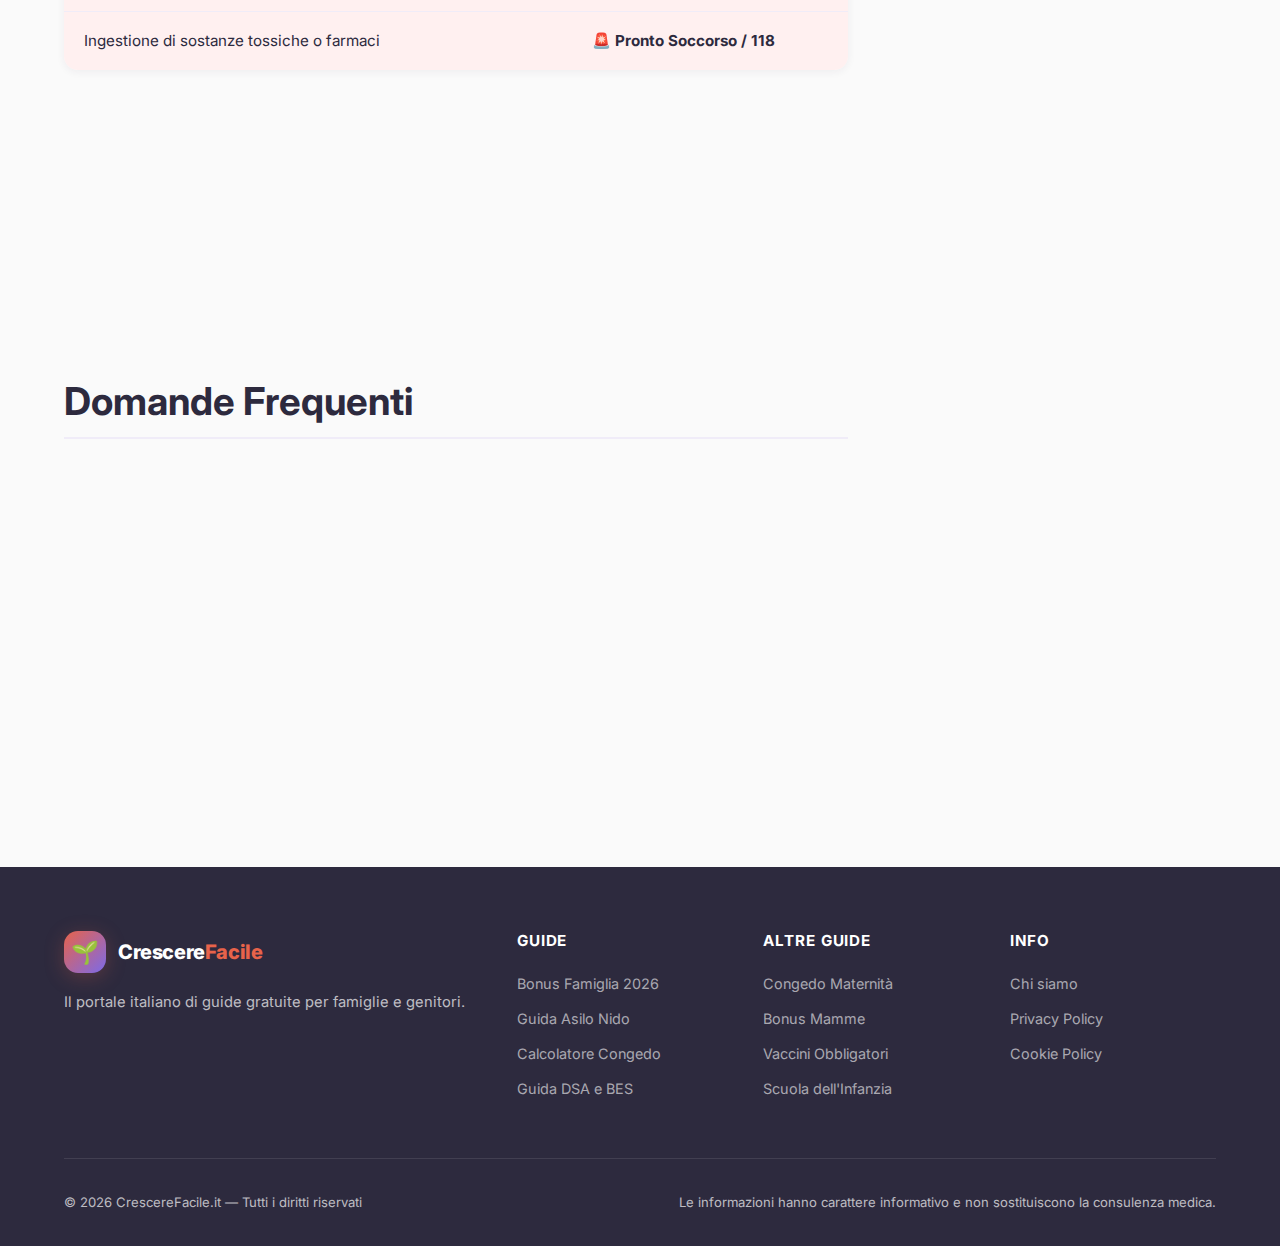
<file: guida-pediatra.html>
<!DOCTYPE html>
<html lang="it">

<head>
    <meta charset="UTF-8">
    <meta name="viewport" content="width=device-width, initial-scale=1.0">
    <title>Guida Scelta Pediatra di Base 2026 — Come e Quando | CrescereFacile.it</title>
    <meta name="description"
        content="Guida alla scelta del pediatra di base per il neonato: come sceglierlo, quando iscriversi, cambio pediatra, visite filtro, bilanci di salute e quando andare al pronto soccorso.">
    <meta name="keywords"
        content="scelta pediatra neonato, cambio pediatra, pediatra di base, iscrizione pediatra, visite filtro pediatra">
    <meta name="robots" content="index, follow">
    <link rel="canonical" href="https://crescerefacile.it/guida-pediatra.html">

    <meta property="og:type" content="article">
    <meta property="og:title" content="Guida Scelta Pediatra di Base — Come e Quando">
    <meta property="og:description"
        content="Come scegliere il pediatra di base, iscrizione neonato, cambio pediatra e visite di controllo.">
    <meta property="og:url" content="https://crescerefacile.it/guida-pediatra.html">
    <meta property="og:site_name" content="CrescereFacile.it">
    <meta property="og:locale" content="it_IT">

    <link rel="stylesheet" href="css/style.css">
    <link rel="icon" type="image/svg+xml" href="favicon.svg">

    <script type="application/ld+json">
  {
    "@context": "https://schema.org",
    "@type": "Article",
    "headline": "Guida Scelta Pediatra di Base: Come e Quando Sceglierlo",
    "datePublished": "2026-02-15",
    "dateModified": "2026-02-15",
    "author": { "@type": "Organization", "name": "CrescereFacile.it" },
    "publisher": { "@type": "Organization", "name": "CrescereFacile.it" },
    "mainEntityOfPage": "https://crescerefacile.it/guida-pediatra.html",
    "inLanguage": "it-IT"
  }
  </script>

    <script type="application/ld+json">
  {
    "@context": "https://schema.org",
    "@type": "FAQPage",
    "mainEntity": [
      {
        "@type": "Question",
        "name": "Quando devo scegliere il pediatra per il neonato?",
        "acceptedAnswer": {
          "@type": "Answer",
          "text": "Il pediatra di base va scelto entro pochi giorni dalla nascita, idealmente al momento della prima iscrizione anagrafica del neonato. In molti comuni lo si sceglie direttamente all'ospedale o subito dopo, contestualmente all'attribuzione del codice fiscale e della tessera sanitaria."
        }
      },
      {
        "@type": "Question",
        "name": "Posso cambiare pediatra?",
        "acceptedAnswer": {
          "@type": "Answer",
          "text": "Sì, il cambio del pediatra è un diritto e si può fare in qualsiasi momento, senza motivazione, presso la ASL di residenza o tramite il portale regionale dei servizi sanitari. Il cambio è immediato e gratuito. Il nuovo pediatra deve avere posti disponibili nella propria lista di assistiti."
        }
      },
      {
        "@type": "Question",
        "name": "Fino a che età il bambino è seguito dal pediatra?",
        "acceptedAnswer": {
          "@type": "Answer",
          "text": "Il pediatra di libera scelta segue il bambino dalla nascita fino ai 14 anni compiuti. Dopo i 14 anni, si passa al medico di medicina generale (medico di base). In caso di patologie croniche, è possibile chiedere la proroga fino ai 16 anni."
        }
      },
      {
        "@type": "Question",
        "name": "Quando devo portare il bambino al pronto soccorso invece che dal pediatra?",
        "acceptedAnswer": {
          "@type": "Answer",
          "text": "Il pronto soccorso va usato per emergenze: febbre altissima (>40°C) che non risponde ai farmaci, difficoltà respiratorie, convulsioni, traumi cranici, reazioni allergiche gravi (anafilassi), disidratazione grave, perdita di coscienza o ingestione di sostanze tossiche. Per tutto il resto, contattare prima il pediatra."
        }
      }
    ]
  }
  </script>
</head>

<body>

    <div class="top-banner">
        👶 Guida aggiornata a <strong>Febbraio 2026</strong> — Servizio Sanitario Nazionale
    </div>

    <nav class="navbar" role="navigation" aria-label="Navigazione principale">
        <div class="container">
            <a href="index.html" class="nav-logo" aria-label="CrescereFacile homepage">
                <div class="nav-logo-icon">🌱</div>
                <div class="nav-logo-text">Crescere<span>Facile</span></div>
            </a>
            <button class="nav-toggle" aria-label="Apri menu" aria-expanded="false">☰</button>
            <ul class="nav-links">
                <li><a href="index.html">Home</a></li>
                <li><a href="bonus-famiglia.html">Bonus Famiglia</a></li>
                <li><a href="guida-asilo-nido.html">Asilo Nido</a></li>
                <li><a href="calcolatore-congedo.html">Calcolatore Congedo</a></li>
                <li><a href="guida-dsa-bes.html">DSA e BES</a></li>
            </ul>
        </div>
    </nav>

    <header class="page-header">
        <div class="container">
            <ul class="breadcrumb">
                <li><a href="index.html">Home</a></li>
                <li>›</li>
                <li>Guida Scelta Pediatra</li>
            </ul>
            <h1>Guida alla Scelta del Pediatra</h1>
            <p class="lead">Tutto quello che devi sapere sul pediatra di libera scelta: come sceglierlo per il neonato,
                cambio pediatra, visite di controllo, bilanci di salute e quando rivolgersi al pronto soccorso.</p>
        </div>
    </header>

    <div class="page-content">
        <div class="container content-layout">

            <main class="content-main article">

                <div class="info-box bonus">
                    <div class="info-box-title">📌 In breve</div>
                    <p>Il <strong>pediatra di libera scelta</strong> (PLS) è il medico che segue gratuitamente il tuo
                        bambino dalla nascita ai 14 anni. Lo scegli alla ASL subito dopo la nascita. È un diritto SSN,
                        non costa nulla, e puoi cambiarlo in qualsiasi momento.</p>
                </div>

                <h2 id="cos-e">1. Il Pediatra di Base: Chi È e Cosa Fa</h2>

                <p>Il pediatra di libera scelta (spesso chiamato "pediatra di base") è un medico specializzato in
                    pediatria, convenzionato con il SSN, che offre <strong>gratuitamente</strong>:</p>

                <ul>
                    <li>Visite ambulatoriali e a domicilio</li>
                    <li>Prescrizioni farmacologiche e specialistiche</li>
                    <li>Certificati medici (scuola, sport, malattia)</li>
                    <li>Bilanci di salute (visite di controllo programmate)</li>
                    <li>Vaccinazioni (in alcune regioni)</li>
                    <li>Consigli su alimentazione, sviluppo e prevenzione</li>
                </ul>

                <p>Ogni pediatra può avere al massimo <strong>800 assistiti</strong> (con possibilità di deroga fino a
                    1.000 in alcune situazioni).</p>

                <hr style="margin: var(--sp-12) 0; border: none; border-top: 2px solid var(--clr-divider);">

                <h2 id="scelta-neonato">2. Come Scegliere il Pediatra per il Neonato</h2>

                <h3>Quando farlo</h3>
                <p>Il pediatra va scelto <strong>entro pochi giorni dalla nascita</strong>, idealmente contestualmente
                    alla prima iscrizione anagrafica del neonato. In molti ospedali c'è un ufficio ASL che permette di
                    farlo direttamente in reparto.</p>

                <h3>Dove sceglierlo</h3>
                <ul>
                    <li>Direttamente all'<strong>ospedale</strong> (se presente lo sportello ASL)</li>
                    <li>Presso la <strong>ASL di residenza</strong> (Ufficio Scelta e Revoca)</li>
                    <li>Tramite il <strong>portale online</strong> della tua Regione/ASL (dove disponibile)</li>
                </ul>

                <h3>Documenti necessari</h3>
                <ul>
                    <li>✅ <strong>Codice fiscale</strong> del neonato (rilasciato dall'Agenzia delle Entrate o
                        all'ospedale)</li>
                    <li>✅ <strong>Tessera sanitaria</strong> del neonato (provvisoria o definitiva)</li>
                    <li>✅ <strong>Documento d'identità</strong> del genitore</li>
                    <li>✅ <strong>Certificato di nascita</strong> o attestazione ospedaliera</li>
                </ul>

                <div class="info-box tip">
                    <div class="info-box-title">💡 Come scegliere il pediatra giusto</div>
                    <ul>
                        <li><strong>Vicinanza</strong>: scegli un pediatra con ambulatorio vicino a casa</li>
                        <li><strong>Orari</strong>: verifica se gli orari di ricevimento sono compatibili con i tuoi
                        </li>
                        <li><strong>Disponibilità telefonica</strong>: chiedi se è raggiungibile telefonicamente per
                            urgenze</li>
                        <li><strong>Passaparola</strong>: chiedi ad altri genitori della zona le loro esperienze</li>
                        <li><strong>Approccio</strong>: durante la prima visita, valuta se il suo approccio comunicativo
                            ti mette a tuo agio</li>
                    </ul>
                </div>

                <hr style="margin: var(--sp-12) 0; border: none; border-top: 2px solid var(--clr-divider);">

                <h2 id="cambio">3. Cambio Pediatra</h2>

                <p>Il cambio del pediatra è un <strong>diritto</strong> del genitore e si può fare:</p>

                <ul>
                    <li>In qualsiasi momento</li>
                    <li><strong>Senza dover fornire motivazioni</strong></li>
                    <li>Il cambio è <strong>immediato e gratuito</strong></li>
                </ul>

                <h3>Come fare il cambio</h3>
                <ol>
                    <li>Vai alla <strong>ASL di residenza</strong> (Ufficio Scelta e Revoca)</li>
                    <li>Oppure usa il <strong>portale online regionale</strong> (Fascicolo Sanitario Elettronico)</li>
                    <li>Comunica la revoca del vecchio pediatra e la scelta del nuovo</li>
                    <li>Il nuovo pediatra deve avere <strong>posti disponibili</strong> nella sua lista</li>
                </ol>

                <div class="info-box warning">
                    <div class="info-box-title">⚠️ Quando il cambio è obbligatorio</div>
                    <ul>
                        <li>Cambio di <strong>residenza</strong> (il pediatra deve essere nella tua ASL)</li>
                        <li>Il pediatra <strong>va in pensione</strong> o cessa l'attività</li>
                        <li>Il bambino compie <strong>14 anni</strong> (passaggio al medico di base)</li>
                    </ul>
                </div>

                <hr style="margin: var(--sp-12) 0; border: none; border-top: 2px solid var(--clr-divider);">

                <h2 id="bilanci-salute">4. Bilanci di Salute</h2>

                <p>I bilanci di salute sono <strong>visite di controllo programmate</strong> che il pediatra effettua
                    per monitorare la crescita e lo sviluppo del bambino. Sono <strong>gratuiti</strong> e fondamentali
                    per la prevenzione.</p>

                <div class="data-table-wrapper">
                    <table class="data-table">
                        <thead>
                            <tr>
                                <th>Età</th>
                                <th>Cosa si controlla</th>
                            </tr>
                        </thead>
                        <tbody>
                            <tr>
                                <td><strong>1-2 settimane</strong></td>
                                <td>Prima visita: peso, riflessi, allattamento, screening neonatali, manovra di Ortolani
                                </td>
                            </tr>
                            <tr>
                                <td><strong>2-3 mesi</strong></td>
                                <td>Crescita, tono muscolare, vista e udito, coordinazione motoria</td>
                            </tr>
                            <tr>
                                <td><strong>5-6 mesi</strong></td>
                                <td>Svezzamento, sviluppo motorio (sta seduto?), interazione sociale</td>
                            </tr>
                            <tr>
                                <td><strong>8-10 mesi</strong></td>
                                <td>Gattonamento, lallazione, oggetto permanente, dentizione</td>
                            </tr>
                            <tr>
                                <td><strong>12-15 mesi</strong></td>
                                <td>Primi passi, prime parole, gioco simbolico, autonomia alimentare</td>
                            </tr>
                            <tr>
                                <td><strong>18-24 mesi</strong></td>
                                <td>Linguaggio (almeno 50 parole), corsa, scale, interazione con coetanei</td>
                            </tr>
                            <tr>
                                <td><strong>3 anni</strong></td>
                                <td>Preparazione scuola infanzia, linguaggio, motricità fine, vista</td>
                            </tr>
                            <tr>
                                <td><strong>5-6 anni</strong></td>
                                <td>Prontezza scolare, vista, postura, eventuali DSA precoci</td>
                            </tr>
                            <tr>
                                <td><strong>8, 10, 12 anni</strong></td>
                                <td>Crescita puberale, scoliosi, peso/altezza, benessere psicologico</td>
                            </tr>
                        </tbody>
                    </table>
                </div>

                <hr style="margin: var(--sp-12) 0; border: none; border-top: 2px solid var(--clr-divider);">

                <h2 id="pronto-soccorso">5. Pediatra vs Pronto Soccorso: Quando Andare Dove</h2>

                <div class="data-table-wrapper">
                    <table class="data-table">
                        <thead>
                            <tr>
                                <th>Situazione</th>
                                <th>Dove andare</th>
                            </tr>
                        </thead>
                        <tbody>
                            <tr>
                                <td>Febbre sotto 39°C, raffreddore, tosse lieve</td>
                                <td>🩺 <strong>Pediatra</strong></td>
                            </tr>
                            <tr>
                                <td>Mal di pancia, diarrea, vomito lieve</td>
                                <td>🩺 <strong>Pediatra</strong></td>
                            </tr>
                            <tr>
                                <td>Eruzioni cutanee, dermatiti</td>
                                <td>🩺 <strong>Pediatra</strong></td>
                            </tr>
                            <tr>
                                <td>Otite (mal d'orecchio)</td>
                                <td>🩺 <strong>Pediatra</strong></td>
                            </tr>
                            <tr>
                                <td>Dubbi su crescita o sviluppo</td>
                                <td>🩺 <strong>Pediatra</strong></td>
                            </tr>
                            <tr style="background: #FFF0F0;">
                                <td>Febbre >40°C che non scende con farmaci</td>
                                <td>🚨 <strong>Pronto Soccorso</strong></td>
                            </tr>
                            <tr style="background: #FFF0F0;">
                                <td>Difficoltà respiratorie (affanno, labbra blu)</td>
                                <td>🚨 <strong>Pronto Soccorso</strong></td>
                            </tr>
                            <tr style="background: #FFF0F0;">
                                <td>Convulsioni o perdita di coscienza</td>
                                <td>🚨 <strong>Pronto Soccorso</strong></td>
                            </tr>
                            <tr style="background: #FFF0F0;">
                                <td>Trauma cranico (caduta dalla testa)</td>
                                <td>🚨 <strong>Pronto Soccorso</strong></td>
                            </tr>
                            <tr style="background: #FFF0F0;">
                                <td>Reazione allergica grave (gonfiore, orticaria diffusa)</td>
                                <td>🚨 <strong>Pronto Soccorso</strong></td>
                            </tr>
                            <tr style="background: #FFF0F0;">
                                <td>Ingestione di sostanze tossiche o farmaci</td>
                                <td>🚨 <strong>Pronto Soccorso / 118</strong></td>
                            </tr>
                        </tbody>
                    </table>
                </div>

                <div class="info-box important">
                    <div class="info-box-title">📞 Numeri utili</div>
                    <ul>
                        <li><strong>118</strong> — Emergenza sanitaria</li>
                        <li><strong>Guardia Medica Pediatrica</strong> — Per urgenze notturne/festive (numero varia per
                            ASL)</li>
                        <li><strong>Centro Antiveleni</strong>: 02-66101029 (Ospedale Niguarda, 24h)</li>
                    </ul>
                </div>

                <!-- FAQ -->
                <h2 id="faq" style="margin-top: var(--sp-16);">Domande Frequenti</h2>

                <div class="faq-list">
                    <div class="faq-item">
                        <button class="faq-question">Quando devo scegliere il pediatra per il neonato?<span
                                class="arrow">▼</span></button>
                        <div class="faq-answer">
                            <div class="faq-answer-inner">Il pediatra va scelto entro pochi giorni dalla nascita,
                                idealmente al momento della prima iscrizione anagrafica. In molti ospedali c'è uno
                                sportello ASL che permette di farlo direttamente in reparto. Porta il codice fiscale del
                                neonato e il tuo documento d'identità.</div>
                        </div>
                    </div>
                    <div class="faq-item">
                        <button class="faq-question">Posso cambiare pediatra?<span class="arrow">▼</span></button>
                        <div class="faq-answer">
                            <div class="faq-answer-inner">Sì! Il cambio è un diritto, si può fare in qualsiasi momento
                                senza motivazione, presso la ASL o online tramite il Fascicolo Sanitario Elettronico. È
                                immediato e gratuito. L'unico requisito è che il nuovo pediatra abbia posti disponibili.
                            </div>
                        </div>
                    </div>
                    <div class="faq-item">
                        <button class="faq-question">Fino a che età il bambino è seguito dal pediatra?<span
                                class="arrow">▼</span></button>
                        <div class="faq-answer">
                            <div class="faq-answer-inner">Il pediatra segue il bambino dalla nascita fino ai 14 anni.
                                Dopo i 14 anni si passa al medico di base. In presenza di patologie croniche
                                documentate, è possibile chiedere alla ASL una proroga fino ai 16 anni.</div>
                        </div>
                    </div>
                    <div class="faq-item">
                        <button class="faq-question">Le visite dal pediatra sono gratuite?<span
                                class="arrow">▼</span></button>
                        <div class="faq-answer">
                            <div class="faq-answer-inner">Sì, tutte le visite ambulatoriali ed a domicilio del pediatra
                                di base sono completamente gratuite per i bambini da 0 a 14 anni, inclusi i bilanci di
                                salute, le prescrizioni e i certificati medici. Non è previsto alcun ticket.</div>
                        </div>
                    </div>
                </div>

            </main>

            <aside class="sidebar">
                <div class="sidebar-card">
                    <h4>📑 In questa guida</h4>
                    <ul class="sidebar-links">
                        <li><a href="#cos-e">Il Pediatra di Base</a></li>
                        <li><a href="#scelta-neonato">Scelta per il Neonato</a></li>
                        <li><a href="#cambio">Cambio Pediatra</a></li>
                        <li><a href="#bilanci-salute">Bilanci di Salute</a></li>
                        <li><a href="#pronto-soccorso">Pediatra vs Pronto Soccorso</a></li>
                        <li><a href="#faq">Domande Frequenti</a></li>
                    </ul>
                </div>
                <div class="sidebar-card">
                    <h4>🔗 Guide correlate</h4>
                    <ul class="sidebar-links">
                        <li><a href="vaccini-obbligatori.html">Vaccini Obbligatori</a></li>
                        <li><a href="guida-asilo-nido.html">Guida Asilo Nido</a></li>
                        <li><a href="guida-dsa-bes.html">Guida DSA e BES</a></li>
                    </ul>
                </div>
                <div class="sidebar-card"
                    style="text-align:center; color: var(--clr-text-muted); font-size:0.85rem; min-height:250px; display:flex; align-items:center; justify-content:center; background: var(--grad-warm);">
                    <span>— Spazio pubblicitario —</span>
                </div>
            </aside>
        </div>
    </div>

    <footer class="footer">
        <div class="container">
            <div class="footer-grid">
                <div class="footer-brand">
                    <a href="index.html" class="nav-logo" style="margin-bottom: var(--sp-2);">
                        <div class="nav-logo-icon">🌱</div>
                        <div class="nav-logo-text" style="color:white;">Crescere<span>Facile</span></div>
                    </a>
                    <p>Il portale italiano di guide gratuite per famiglie e genitori.</p>
                </div>
                <div>
                    <h4>Guide</h4>
                    <ul class="footer-links">
                        <li><a href="bonus-famiglia.html">Bonus Famiglia 2026</a></li>
                        <li><a href="guida-asilo-nido.html">Guida Asilo Nido</a></li>
                        <li><a href="calcolatore-congedo.html">Calcolatore Congedo</a></li>
                        <li><a href="guida-dsa-bes.html">Guida DSA e BES</a></li>
                    </ul>
                </div>
                <div>
                    <h4>Altre Guide</h4>
                    <ul class="footer-links">
                        <li><a href="congedo-maternita.html">Congedo Maternità</a></li>
                        <li><a href="bonus-mamme-lavoratrici.html">Bonus Mamme</a></li>
                        <li><a href="vaccini-obbligatori.html">Vaccini Obbligatori</a></li>
                        <li><a href="guida-scuola-infanzia.html">Scuola dell'Infanzia</a></li>
                    </ul>
                </div>
                <div>
                    <h4>Info</h4>
                    <ul class="footer-links">
                        <li><a href="chi-siamo.html">Chi siamo</a></li>
                        <li><a href="privacy-policy.html">Privacy Policy</a></li>
                        <li><a href="cookie-policy.html">Cookie Policy</a></li>
                    </ul>
                </div>
            </div>
            <div class="footer-bottom">
                <span>© 2026 CrescereFacile.it — Tutti i diritti riservati</span>
                <span>Le informazioni hanno carattere informativo e non sostituiscono la consulenza medica.</span>
            </div>
        </div>
    </footer>
    <script src="js/main.js"></script>
</body>

</html>
</file>
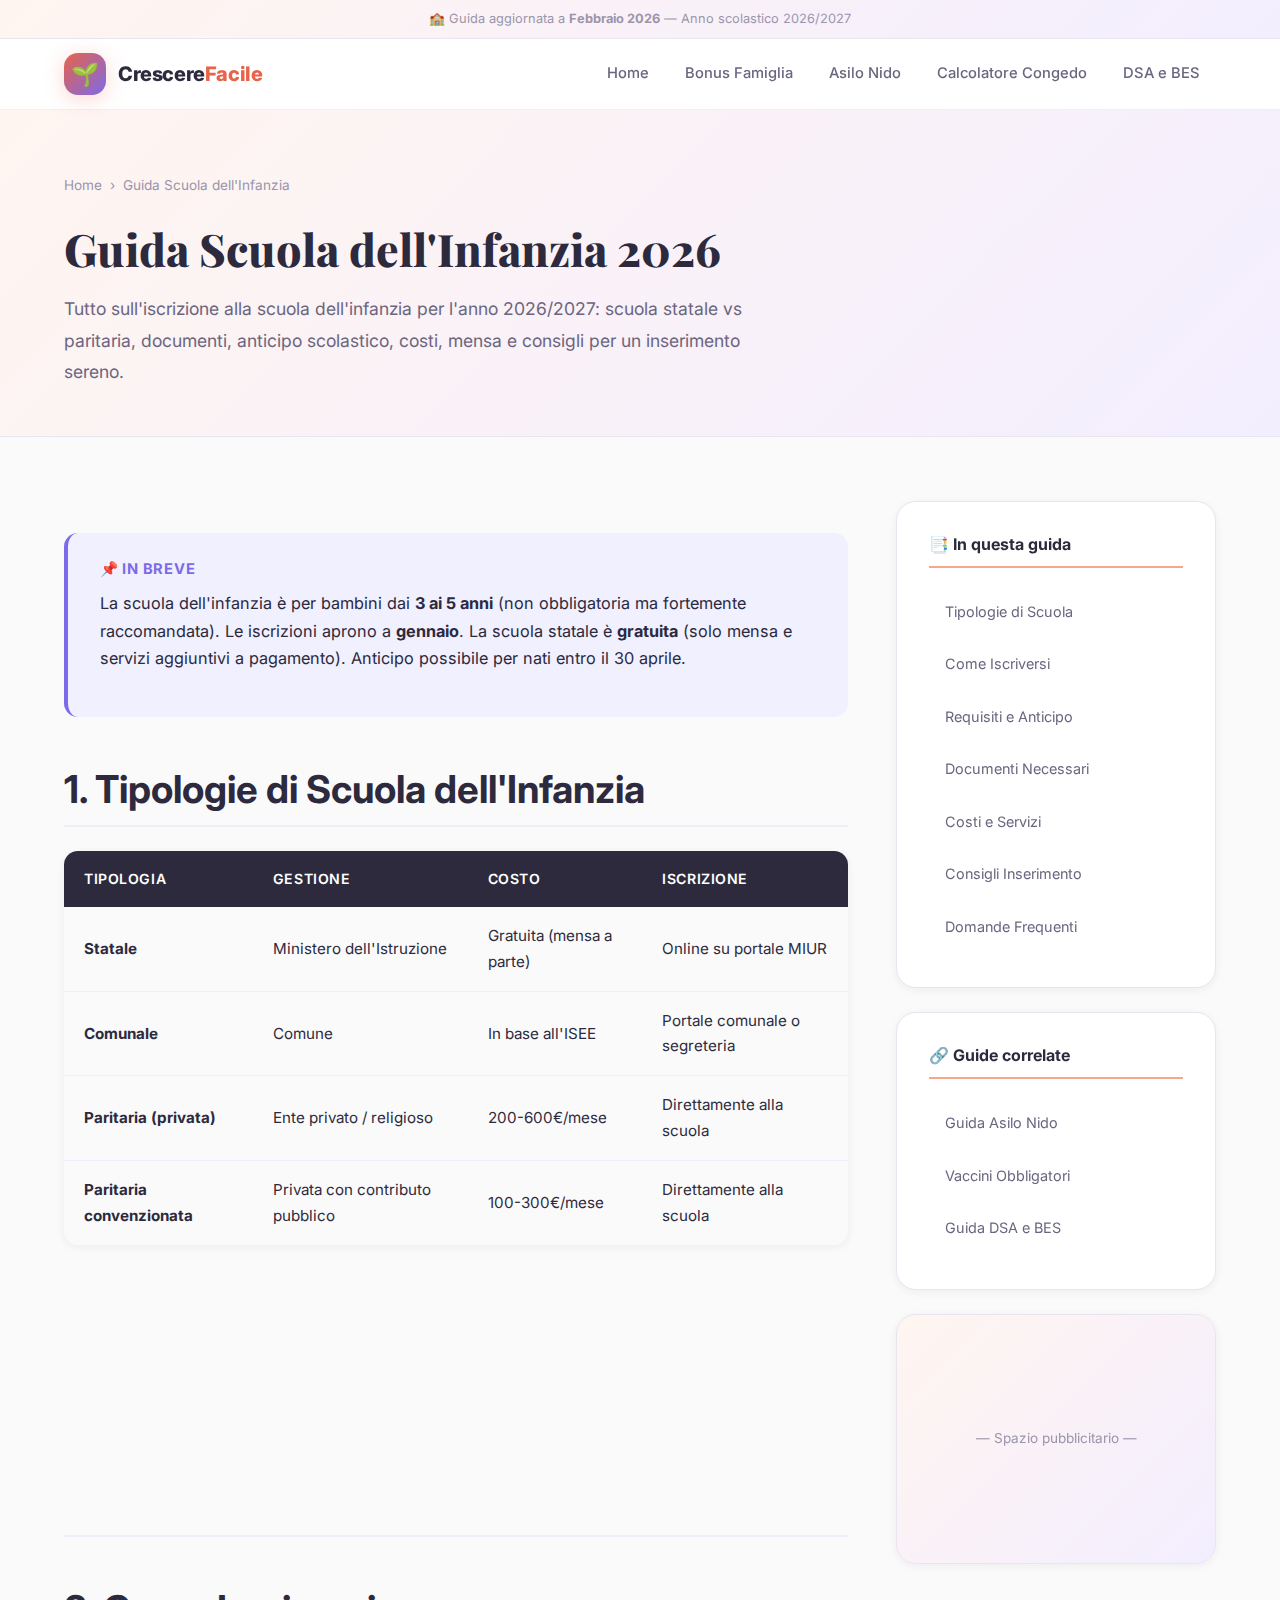
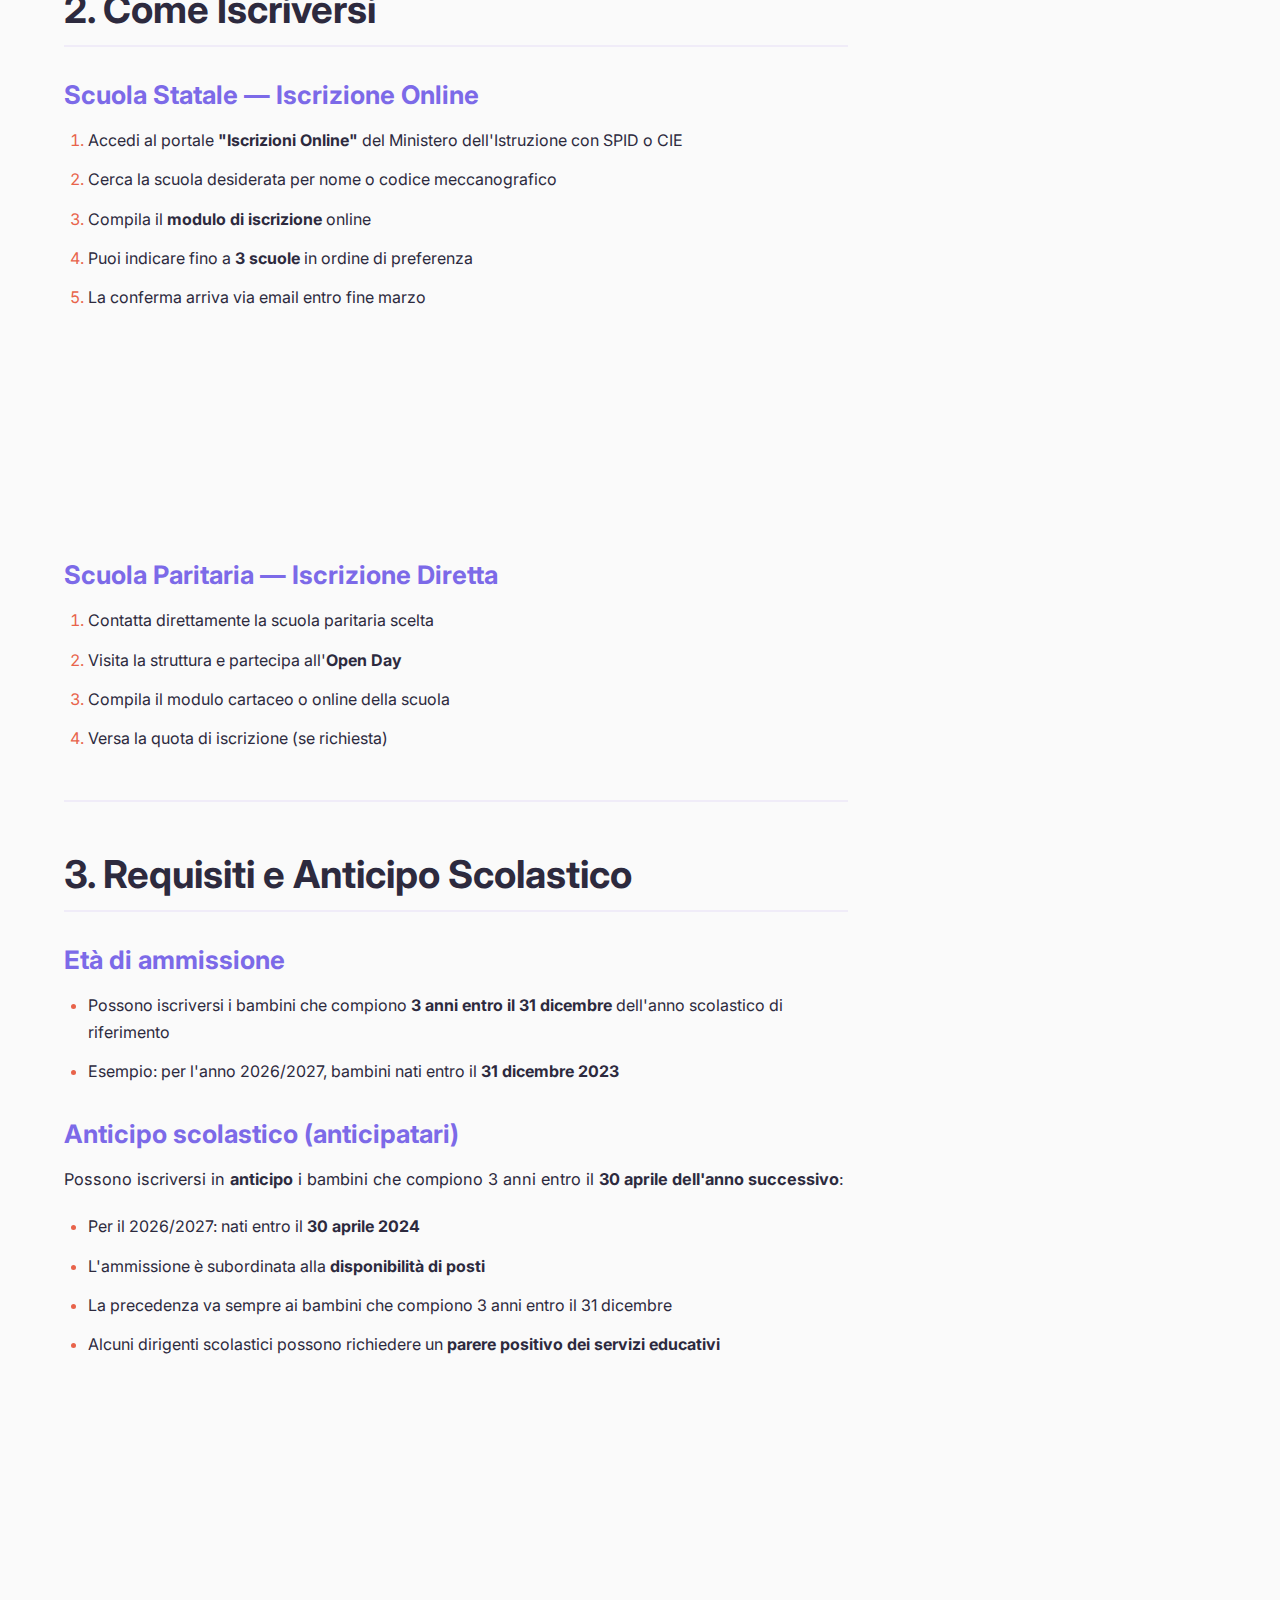
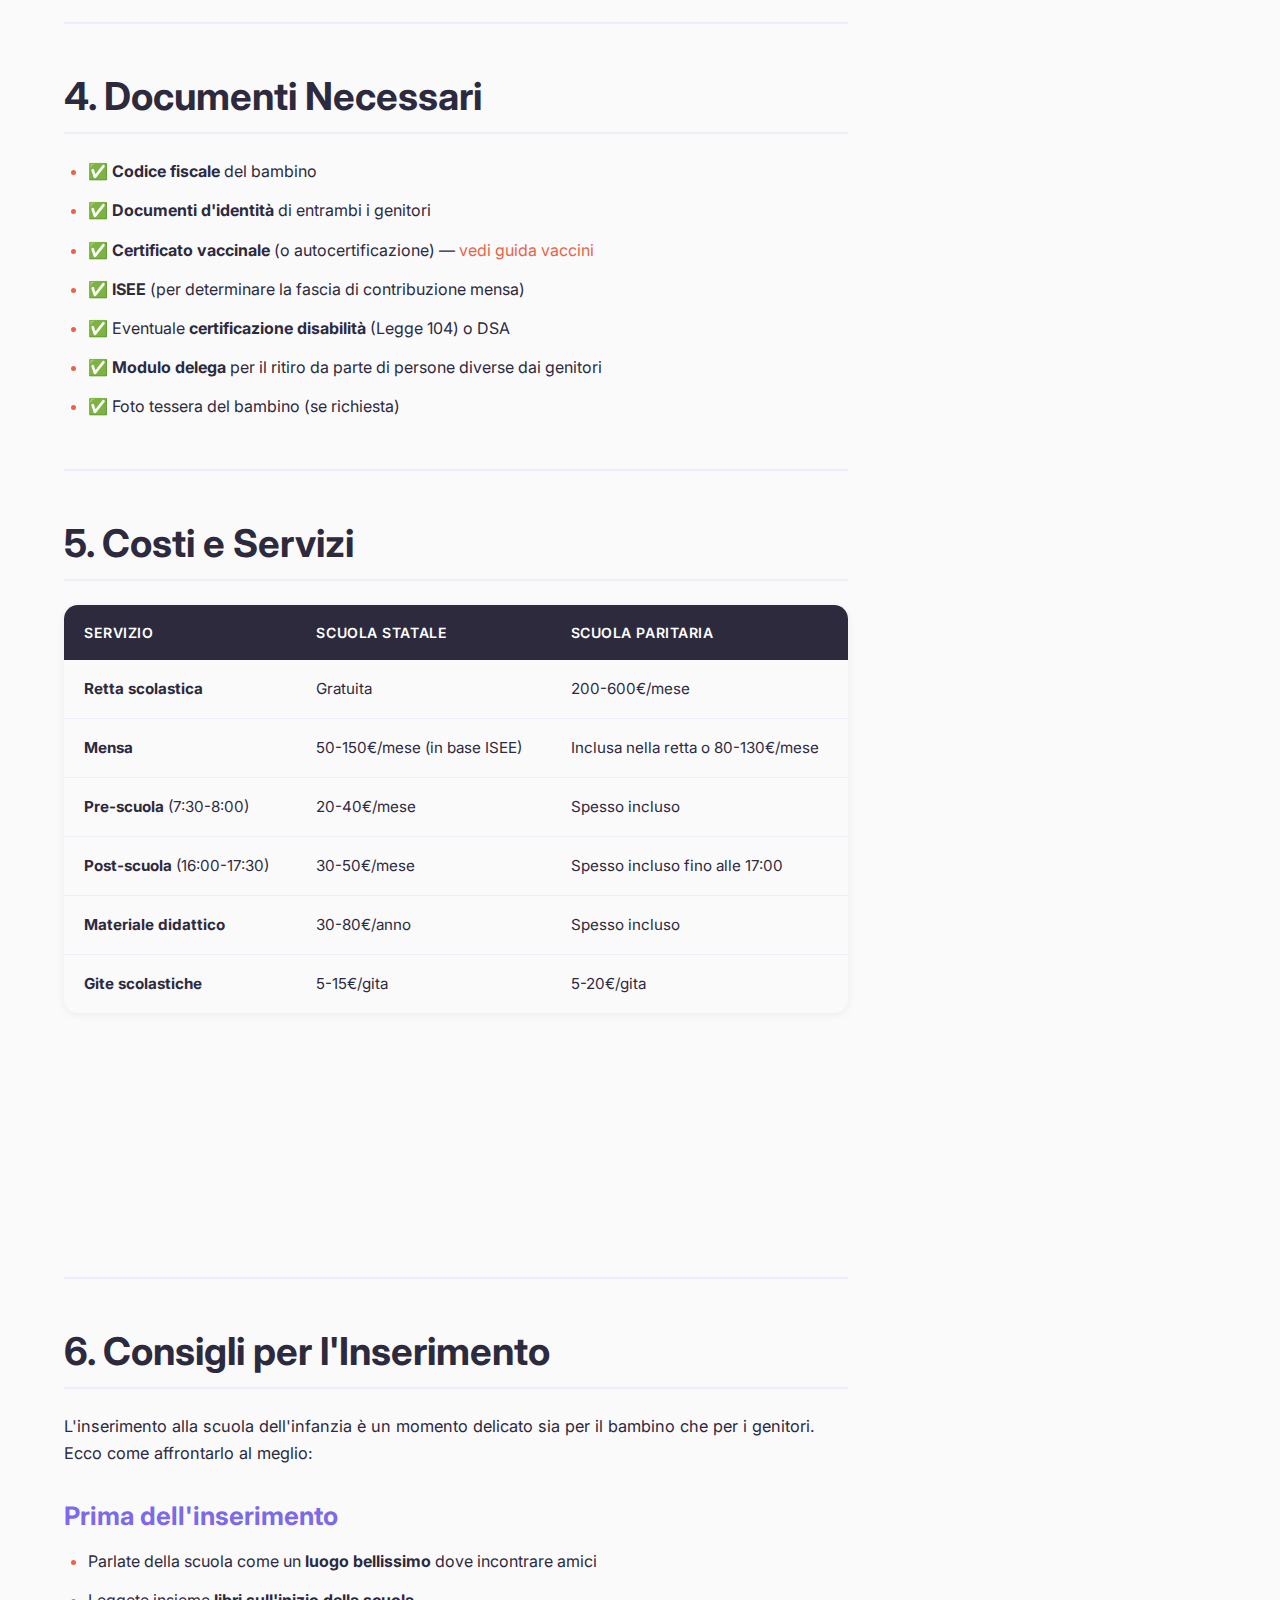
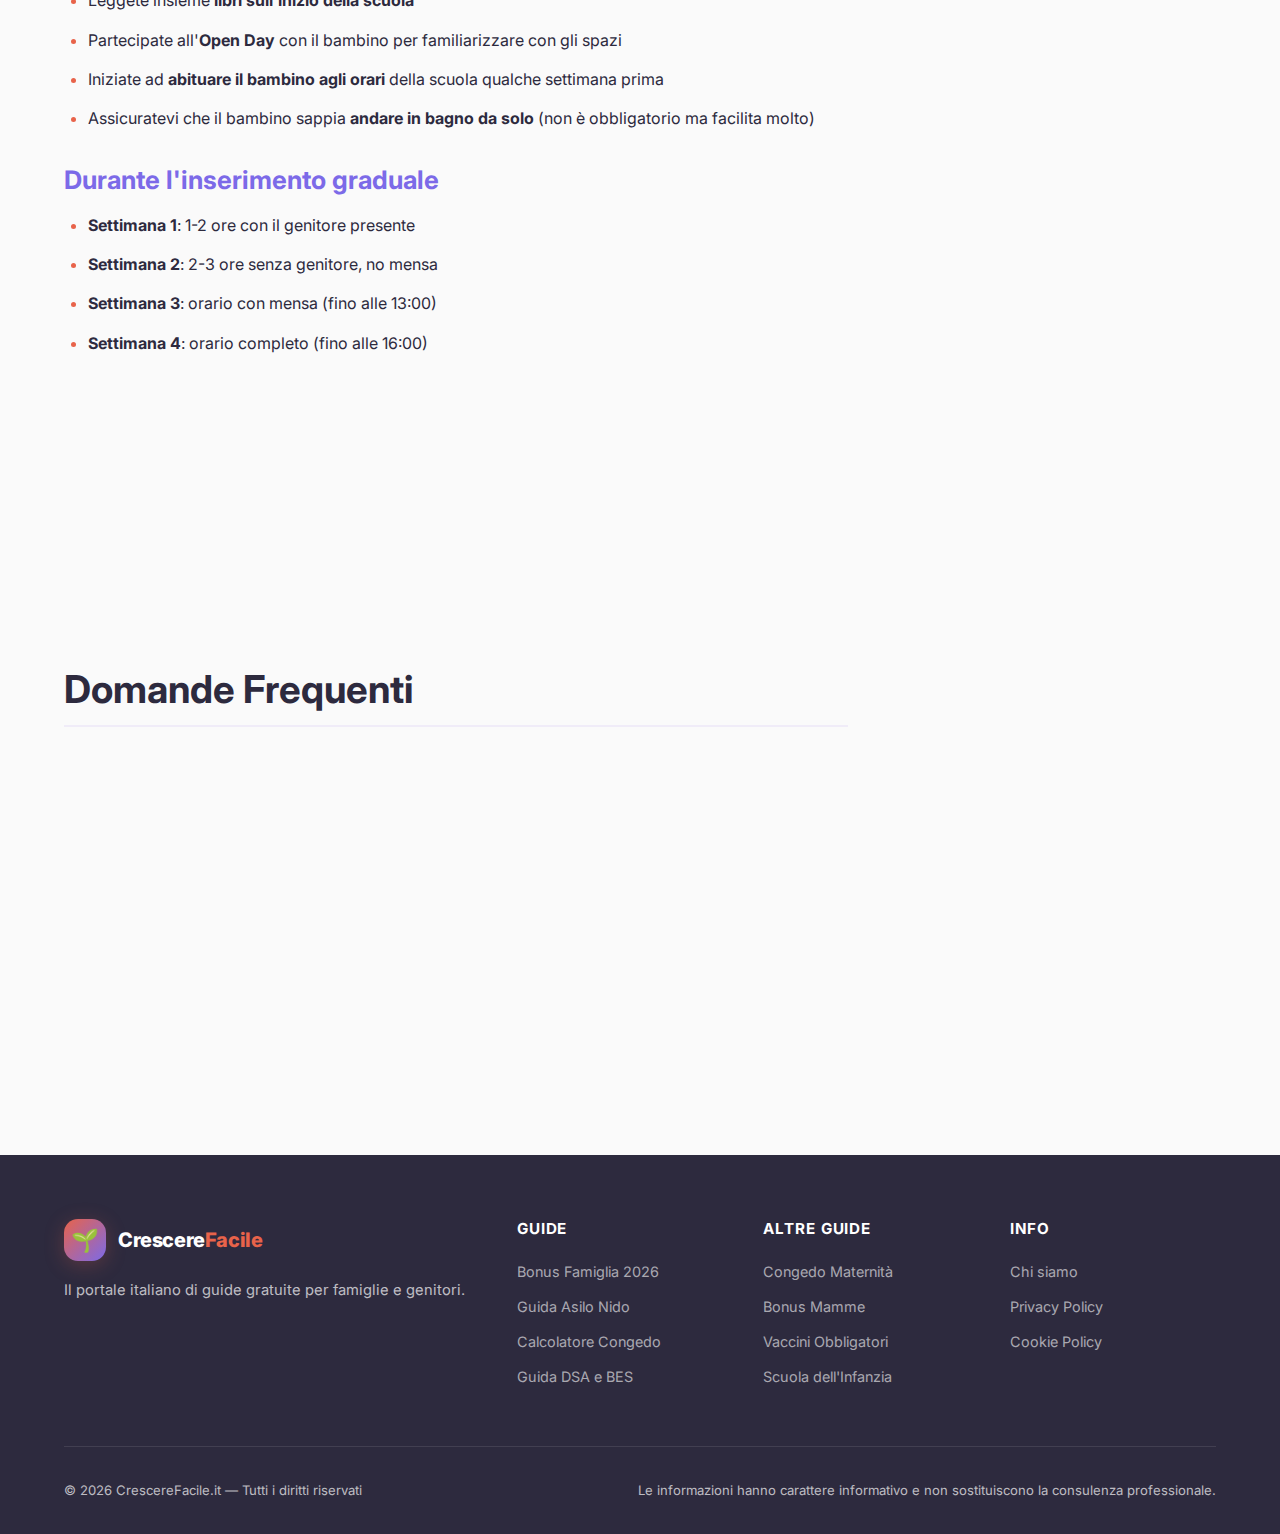
<file: guida-scuola-infanzia.html>
<!DOCTYPE html>
<html lang="it">

<head>
    <meta charset="UTF-8">
    <meta name="viewport" content="width=device-width, initial-scale=1.0">
    <title>Guida Scuola dell'Infanzia 2026 — Iscrizione e Consigli | CrescereFacile.it</title>
    <meta name="description"
        content="Guida completa alla scuola dell'infanzia 2026: iscrizione statale e paritaria, documenti necessari, anticipo scolastico, costi mensa e inserimento.">
    <meta name="keywords"
        content="iscrizione scuola infanzia, scuola materna iscrizione, documenti scuola infanzia, anticipo scolastico, scuola infanzia statale paritaria">
    <meta name="robots" content="index, follow">
    <link rel="canonical" href="https://crescerefacile.it/guida-scuola-infanzia.html">

    <meta property="og:type" content="article">
    <meta property="og:title" content="Guida Scuola dell'Infanzia 2026 — Iscrizione e Consigli">
    <meta property="og:description"
        content="Come iscrivere il bambino alla scuola dell'infanzia: statale, paritaria, documenti e costi.">
    <meta property="og:url" content="https://crescerefacile.it/guida-scuola-infanzia.html">
    <meta property="og:site_name" content="CrescereFacile.it">
    <meta property="og:locale" content="it_IT">

    <link rel="stylesheet" href="css/style.css">
    <link rel="icon" type="image/svg+xml" href="favicon.svg">

    <script type="application/ld+json">
  {
    "@context": "https://schema.org",
    "@type": "Article",
    "headline": "Guida Scuola dell'Infanzia 2026: Iscrizione, Documenti e Consigli",
    "datePublished": "2026-02-15",
    "dateModified": "2026-02-15",
    "author": { "@type": "Organization", "name": "CrescereFacile.it" },
    "publisher": { "@type": "Organization", "name": "CrescereFacile.it" },
    "mainEntityOfPage": "https://crescerefacile.it/guida-scuola-infanzia.html",
    "inLanguage": "it-IT"
  }
  </script>

    <script type="application/ld+json">
  {
    "@context": "https://schema.org",
    "@type": "FAQPage",
    "mainEntity": [
      {
        "@type": "Question",
        "name": "A che età si iscrive alla scuola dell'infanzia?",
        "acceptedAnswer": {
          "@type": "Answer",
          "text": "La scuola dell'infanzia accoglie bambini dai 3 ai 5 anni (che compiono 3 anni entro il 31 dicembre dell'anno scolastico di riferimento). È possibile l'anticipo per i nati entro il 30 aprile dell'anno successivo, a condizione di disponibilità di posti."
        }
      },
      {
        "@type": "Question",
        "name": "La scuola dell'infanzia è obbligatoria?",
        "acceptedAnswer": {
          "@type": "Answer",
          "text": "No, la scuola dell'infanzia non è obbligatoria. L'obbligo scolastico inizia a 6 anni con la scuola primaria. Tuttavia, la frequenza è fortemente raccomandata per lo sviluppo sociale, cognitivo e linguistico del bambino."
        }
      },
      {
        "@type": "Question",
        "name": "Quando si fanno le iscrizioni alla scuola dell'infanzia?",
        "acceptedAnswer": {
          "@type": "Answer",
          "text": "Le iscrizioni alle scuole statali si effettuano generalmente a gennaio-febbraio, tramite il portale del Ministero dell'Istruzione 'Iscrizioni Online'. Per le scuole paritarie e comunali, le tempistiche possono variare e spesso richiedono iscrizione diretta presso la segreteria."
        }
      },
      {
        "@type": "Question",
        "name": "Quanto costa la scuola dell'infanzia?",
        "acceptedAnswer": {
          "@type": "Answer",
          "text": "La scuola dell'infanzia statale è gratuita. I costi accessori includono: mensa scolastica (50-150€/mese in base all'ISEE), pre e post scuola (20-50€/mese), materiale didattico e gite. Le scuole paritarie private hanno una retta mensile che varia da 200€ a 600€ secondo la struttura e la regione."
        }
      }
    ]
  }
  </script>
</head>

<body>

    <div class="top-banner">
        🏫 Guida aggiornata a <strong>Febbraio 2026</strong> — Anno scolastico 2026/2027
    </div>

    <nav class="navbar" role="navigation" aria-label="Navigazione principale">
        <div class="container">
            <a href="index.html" class="nav-logo" aria-label="CrescereFacile homepage">
                <div class="nav-logo-icon">🌱</div>
                <div class="nav-logo-text">Crescere<span>Facile</span></div>
            </a>
            <button class="nav-toggle" aria-label="Apri menu" aria-expanded="false">☰</button>
            <ul class="nav-links">
                <li><a href="index.html">Home</a></li>
                <li><a href="bonus-famiglia.html">Bonus Famiglia</a></li>
                <li><a href="guida-asilo-nido.html">Asilo Nido</a></li>
                <li><a href="calcolatore-congedo.html">Calcolatore Congedo</a></li>
                <li><a href="guida-dsa-bes.html">DSA e BES</a></li>
            </ul>
        </div>
    </nav>

    <header class="page-header">
        <div class="container">
            <ul class="breadcrumb">
                <li><a href="index.html">Home</a></li>
                <li>›</li>
                <li>Guida Scuola dell'Infanzia</li>
            </ul>
            <h1>Guida Scuola dell'Infanzia 2026</h1>
            <p class="lead">Tutto sull'iscrizione alla scuola dell'infanzia per l'anno 2026/2027: scuola statale vs
                paritaria, documenti, anticipo scolastico, costi, mensa e consigli per un inserimento sereno.</p>
        </div>
    </header>

    <div class="page-content">
        <div class="container content-layout">

            <main class="content-main article">

                <div class="info-box important">
                    <div class="info-box-title">📌 In breve</div>
                    <p>La scuola dell'infanzia è per bambini dai <strong>3 ai 5 anni</strong> (non obbligatoria ma
                        fortemente raccomandata). Le iscrizioni aprono a <strong>gennaio</strong>. La scuola statale è
                        <strong>gratuita</strong> (solo mensa e servizi aggiuntivi a pagamento). Anticipo possibile per
                        nati entro il 30 aprile.</p>
                </div>

                <h2 id="tipologie">1. Tipologie di Scuola dell'Infanzia</h2>

                <div class="data-table-wrapper">
                    <table class="data-table">
                        <thead>
                            <tr>
                                <th>Tipologia</th>
                                <th>Gestione</th>
                                <th>Costo</th>
                                <th>Iscrizione</th>
                            </tr>
                        </thead>
                        <tbody>
                            <tr>
                                <td><strong>Statale</strong></td>
                                <td>Ministero dell'Istruzione</td>
                                <td>Gratuita (mensa a parte)</td>
                                <td>Online su portale MIUR</td>
                            </tr>
                            <tr>
                                <td><strong>Comunale</strong></td>
                                <td>Comune</td>
                                <td>In base all'ISEE</td>
                                <td>Portale comunale o segreteria</td>
                            </tr>
                            <tr>
                                <td><strong>Paritaria (privata)</strong></td>
                                <td>Ente privato / religioso</td>
                                <td>200-600€/mese</td>
                                <td>Direttamente alla scuola</td>
                            </tr>
                            <tr>
                                <td><strong>Paritaria convenzionata</strong></td>
                                <td>Privata con contributo pubblico</td>
                                <td>100-300€/mese</td>
                                <td>Direttamente alla scuola</td>
                            </tr>
                        </tbody>
                    </table>
                </div>

                <div class="info-box tip">
                    <div class="info-box-title">💡 Come scegliere</div>
                    <ul>
                        <li><strong>Statale</strong>: gratuita, programmi ministeriali, orari fissi (8:00-16:00), ma
                            liste d'attesa frequenti</li>
                        <li><strong>Comunale</strong>: simile alla statale, costo proporzionato all'ISEE</li>
                        <li><strong>Paritaria</strong>: più flessibilità, spesso orari più estesi, ma costi maggiori
                        </li>
                    </ul>
                </div>

                <hr style="margin: var(--sp-12) 0; border: none; border-top: 2px solid var(--clr-divider);">

                <h2 id="iscrizione">2. Come Iscriversi</h2>

                <h3>Scuola Statale — Iscrizione Online</h3>
                <ol>
                    <li>Accedi al portale <strong>"Iscrizioni Online"</strong> del Ministero dell'Istruzione con SPID o
                        CIE</li>
                    <li>Cerca la scuola desiderata per nome o codice meccanografico</li>
                    <li>Compila il <strong>modulo di iscrizione</strong> online</li>
                    <li>Puoi indicare fino a <strong>3 scuole</strong> in ordine di preferenza</li>
                    <li>La conferma arriva via email entro fine marzo</li>
                </ol>

                <div class="info-box bonus">
                    <div class="info-box-title">📅 Date Iscrizioni 2026/2027</div>
                    <p>Le iscrizioni per l'anno scolastico 2026/2027 si aprono generalmente nella <strong>seconda
                            settimana di gennaio</strong> e si chiudono alla <strong>fine di gennaio</strong>.
                        Controllare sempre le circolari MIUR per le date esatte.</p>
                </div>

                <h3>Scuola Paritaria — Iscrizione Diretta</h3>
                <ol>
                    <li>Contatta direttamente la scuola paritaria scelta</li>
                    <li>Visita la struttura e partecipa all'<strong>Open Day</strong></li>
                    <li>Compila il modulo cartaceo o online della scuola</li>
                    <li>Versa la quota di iscrizione (se richiesta)</li>
                </ol>

                <hr style="margin: var(--sp-12) 0; border: none; border-top: 2px solid var(--clr-divider);">

                <h2 id="requisiti">3. Requisiti e Anticipo Scolastico</h2>

                <h3>Età di ammissione</h3>
                <ul>
                    <li>Possono iscriversi i bambini che compiono <strong>3 anni entro il 31 dicembre</strong> dell'anno
                        scolastico di riferimento</li>
                    <li>Esempio: per l'anno 2026/2027, bambini nati entro il <strong>31 dicembre 2023</strong></li>
                </ul>

                <h3>Anticipo scolastico (anticipatari)</h3>
                <p>Possono iscriversi in <strong>anticipo</strong> i bambini che compiono 3 anni entro il <strong>30
                        aprile dell'anno successivo</strong>:</p>
                <ul>
                    <li>Per il 2026/2027: nati entro il <strong>30 aprile 2024</strong></li>
                    <li>L'ammissione è subordinata alla <strong>disponibilità di posti</strong></li>
                    <li>La precedenza va sempre ai bambini che compiono 3 anni entro il 31 dicembre</li>
                    <li>Alcuni dirigenti scolastici possono richiedere un <strong>parere positivo dei servizi
                            educativi</strong></li>
                </ul>

                <div class="info-box warning">
                    <div class="info-box-title">⚠️ Anticipo: cosa considerare</div>
                    <p>L'anticipo non è sempre la scelta migliore. Il bambino sarà il più piccolo della classe e
                        potrebbe trovarsi in difficoltà con attività che richiedono maturità motoria o autonomia.
                        Consulta il <a href="guida-pediatra.html">pediatra</a> e le educatrici del nido per un parere
                        personalizzato.</p>
                </div>

                <hr style="margin: var(--sp-12) 0; border: none; border-top: 2px solid var(--clr-divider);">

                <h2 id="documenti">4. Documenti Necessari</h2>

                <ul>
                    <li>✅ <strong>Codice fiscale</strong> del bambino</li>
                    <li>✅ <strong>Documenti d'identità</strong> di entrambi i genitori</li>
                    <li>✅ <strong>Certificato vaccinale</strong> (o autocertificazione) — <a
                            href="vaccini-obbligatori.html">vedi guida vaccini</a></li>
                    <li>✅ <strong>ISEE</strong> (per determinare la fascia di contribuzione mensa)</li>
                    <li>✅ Eventuale <strong>certificazione disabilità</strong> (Legge 104) o DSA</li>
                    <li>✅ <strong>Modulo delega</strong> per il ritiro da parte di persone diverse dai genitori</li>
                    <li>✅ Foto tessera del bambino (se richiesta)</li>
                </ul>

                <hr style="margin: var(--sp-12) 0; border: none; border-top: 2px solid var(--clr-divider);">

                <h2 id="costi">5. Costi e Servizi</h2>

                <div class="data-table-wrapper">
                    <table class="data-table">
                        <thead>
                            <tr>
                                <th>Servizio</th>
                                <th>Scuola Statale</th>
                                <th>Scuola Paritaria</th>
                            </tr>
                        </thead>
                        <tbody>
                            <tr>
                                <td><strong>Retta scolastica</strong></td>
                                <td>Gratuita</td>
                                <td>200-600€/mese</td>
                            </tr>
                            <tr>
                                <td><strong>Mensa</strong></td>
                                <td>50-150€/mese (in base ISEE)</td>
                                <td>Inclusa nella retta o 80-130€/mese</td>
                            </tr>
                            <tr>
                                <td><strong>Pre-scuola</strong> (7:30-8:00)</td>
                                <td>20-40€/mese</td>
                                <td>Spesso incluso</td>
                            </tr>
                            <tr>
                                <td><strong>Post-scuola</strong> (16:00-17:30)</td>
                                <td>30-50€/mese</td>
                                <td>Spesso incluso fino alle 17:00</td>
                            </tr>
                            <tr>
                                <td><strong>Materiale didattico</strong></td>
                                <td>30-80€/anno</td>
                                <td>Spesso incluso</td>
                            </tr>
                            <tr>
                                <td><strong>Gite scolastiche</strong></td>
                                <td>5-15€/gita</td>
                                <td>5-20€/gita</td>
                            </tr>
                        </tbody>
                    </table>
                </div>

                <div class="info-box tip">
                    <div class="info-box-title">💰 Risparmiare sulla mensa</div>
                    <p>La mensa della scuola statale è <strong>proporzionata all'ISEE</strong>. Con ISEE sotto i 6.000€
                        molti comuni prevedono l'<strong>esenzione totale</strong>. Presenta l'ISEE aggiornato alla
                        segreteria scolastica per ottenere la riduzione.</p>
                </div>

                <hr style="margin: var(--sp-12) 0; border: none; border-top: 2px solid var(--clr-divider);">

                <h2 id="inserimento">6. Consigli per l'Inserimento</h2>

                <p>L'inserimento alla scuola dell'infanzia è un momento delicato sia per il bambino che per i genitori.
                    Ecco come affrontarlo al meglio:</p>

                <h3>Prima dell'inserimento</h3>
                <ul>
                    <li>Parlate della scuola come un <strong>luogo bellissimo</strong> dove incontrare amici</li>
                    <li>Leggete insieme <strong>libri sull'inizio della scuola</strong></li>
                    <li>Partecipate all'<strong>Open Day</strong> con il bambino per familiarizzare con gli spazi</li>
                    <li>Iniziate ad <strong>abituare il bambino agli orari</strong> della scuola qualche settimana prima
                    </li>
                    <li>Assicuratevi che il bambino sappia <strong>andare in bagno da solo</strong> (non è obbligatorio
                        ma facilita molto)</li>
                </ul>

                <h3>Durante l'inserimento graduale</h3>
                <ul>
                    <li><strong>Settimana 1</strong>: 1-2 ore con il genitore presente</li>
                    <li><strong>Settimana 2</strong>: 2-3 ore senza genitore, no mensa</li>
                    <li><strong>Settimana 3</strong>: orario con mensa (fino alle 13:00)</li>
                    <li><strong>Settimana 4</strong>: orario completo (fino alle 16:00)</li>
                </ul>

                <div class="info-box important">
                    <div class="info-box-title">🤗 Il pianto è normale!</div>
                    <p>Quasi tutti i bambini piangono durante l'inserimento. È una reazione <strong>sana e
                            fisiologica</strong>. Nella maggior parte dei casi, il pianto cessa pochi minuti dopo che il
                        genitore se ne va. Fidatevi delle maestre e mantenete un <strong>saluto breve e sereno</strong>
                        — prolungare il momento del distacco peggiora le cose.</p>
                </div>

                <!-- FAQ -->
                <h2 id="faq" style="margin-top: var(--sp-16);">Domande Frequenti</h2>

                <div class="faq-list">
                    <div class="faq-item">
                        <button class="faq-question">A che età si iscrive alla scuola dell'infanzia?<span
                                class="arrow">▼</span></button>
                        <div class="faq-answer">
                            <div class="faq-answer-inner">La scuola dell'infanzia accoglie bambini dai 3 ai 5 anni.
                                Possono iscriversi i bambini che compiono 3 anni entro il 31 dicembre dell'anno
                                scolastico. L'anticipo è possibile per i nati entro il 30 aprile dell'anno successivo, a
                                condizione di disponibilità di posti.</div>
                        </div>
                    </div>
                    <div class="faq-item">
                        <button class="faq-question">La scuola dell'infanzia è obbligatoria?<span
                                class="arrow">▼</span></button>
                        <div class="faq-answer">
                            <div class="faq-answer-inner">No, la scuola dell'infanzia non è obbligatoria. L'obbligo
                                scolastico in Italia inizia a 6 anni con la scuola primaria. Tuttavia, la frequenza è
                                fortemente raccomandata per lo sviluppo sociale, cognitivo e linguistico del bambino.
                            </div>
                        </div>
                    </div>
                    <div class="faq-item">
                        <button class="faq-question">Quando si fanno le iscrizioni?<span class="arrow">▼</span></button>
                        <div class="faq-answer">
                            <div class="faq-answer-inner">Le iscrizioni alle scuole statali si effettuano generalmente a
                                gennaio tramite il portale "Iscrizioni Online" del MIUR. Per le scuole paritarie e
                                comunali, le tempistiche possono variare e spesso richiedono iscrizione diretta presso
                                la segreteria della scuola.</div>
                        </div>
                    </div>
                    <div class="faq-item">
                        <button class="faq-question">Quanto costa la scuola dell'infanzia statale?<span
                                class="arrow">▼</span></button>
                        <div class="faq-answer">
                            <div class="faq-answer-inner">La scuola dell'infanzia statale è gratuita. I costi accessori
                                includono la mensa (50-150€/mese in base all'ISEE), il pre e post scuola (20-50€/mese) e
                                il materiale didattico. Con ISEE basso, molti comuni prevedono esenzioni e riduzioni.
                            </div>
                        </div>
                    </div>
                </div>

            </main>

            <aside class="sidebar">
                <div class="sidebar-card">
                    <h4>📑 In questa guida</h4>
                    <ul class="sidebar-links">
                        <li><a href="#tipologie">Tipologie di Scuola</a></li>
                        <li><a href="#iscrizione">Come Iscriversi</a></li>
                        <li><a href="#requisiti">Requisiti e Anticipo</a></li>
                        <li><a href="#documenti">Documenti Necessari</a></li>
                        <li><a href="#costi">Costi e Servizi</a></li>
                        <li><a href="#inserimento">Consigli Inserimento</a></li>
                        <li><a href="#faq">Domande Frequenti</a></li>
                    </ul>
                </div>
                <div class="sidebar-card">
                    <h4>🔗 Guide correlate</h4>
                    <ul class="sidebar-links">
                        <li><a href="guida-asilo-nido.html">Guida Asilo Nido</a></li>
                        <li><a href="vaccini-obbligatori.html">Vaccini Obbligatori</a></li>
                        <li><a href="guida-dsa-bes.html">Guida DSA e BES</a></li>
                    </ul>
                </div>
                <div class="sidebar-card"
                    style="text-align:center; color: var(--clr-text-muted); font-size:0.85rem; min-height:250px; display:flex; align-items:center; justify-content:center; background: var(--grad-warm);">
                    <span>— Spazio pubblicitario —</span>
                </div>
            </aside>
        </div>
    </div>

    <footer class="footer">
        <div class="container">
            <div class="footer-grid">
                <div class="footer-brand">
                    <a href="index.html" class="nav-logo" style="margin-bottom: var(--sp-2);">
                        <div class="nav-logo-icon">🌱</div>
                        <div class="nav-logo-text" style="color:white;">Crescere<span>Facile</span></div>
                    </a>
                    <p>Il portale italiano di guide gratuite per famiglie e genitori.</p>
                </div>
                <div>
                    <h4>Guide</h4>
                    <ul class="footer-links">
                        <li><a href="bonus-famiglia.html">Bonus Famiglia 2026</a></li>
                        <li><a href="guida-asilo-nido.html">Guida Asilo Nido</a></li>
                        <li><a href="calcolatore-congedo.html">Calcolatore Congedo</a></li>
                        <li><a href="guida-dsa-bes.html">Guida DSA e BES</a></li>
                    </ul>
                </div>
                <div>
                    <h4>Altre Guide</h4>
                    <ul class="footer-links">
                        <li><a href="congedo-maternita.html">Congedo Maternità</a></li>
                        <li><a href="bonus-mamme-lavoratrici.html">Bonus Mamme</a></li>
                        <li><a href="vaccini-obbligatori.html">Vaccini Obbligatori</a></li>
                        <li><a href="guida-scuola-infanzia.html">Scuola dell'Infanzia</a></li>
                    </ul>
                </div>
                <div>
                    <h4>Info</h4>
                    <ul class="footer-links">
                        <li><a href="chi-siamo.html">Chi siamo</a></li>
                        <li><a href="privacy-policy.html">Privacy Policy</a></li>
                        <li><a href="cookie-policy.html">Cookie Policy</a></li>
                    </ul>
                </div>
            </div>
            <div class="footer-bottom">
                <span>© 2026 CrescereFacile.it — Tutti i diritti riservati</span>
                <span>Le informazioni hanno carattere informativo e non sostituiscono la consulenza
                    professionale.</span>
            </div>
        </div>
    </footer>
    <script src="js/main.js"></script>
</body>

</html>
</file>
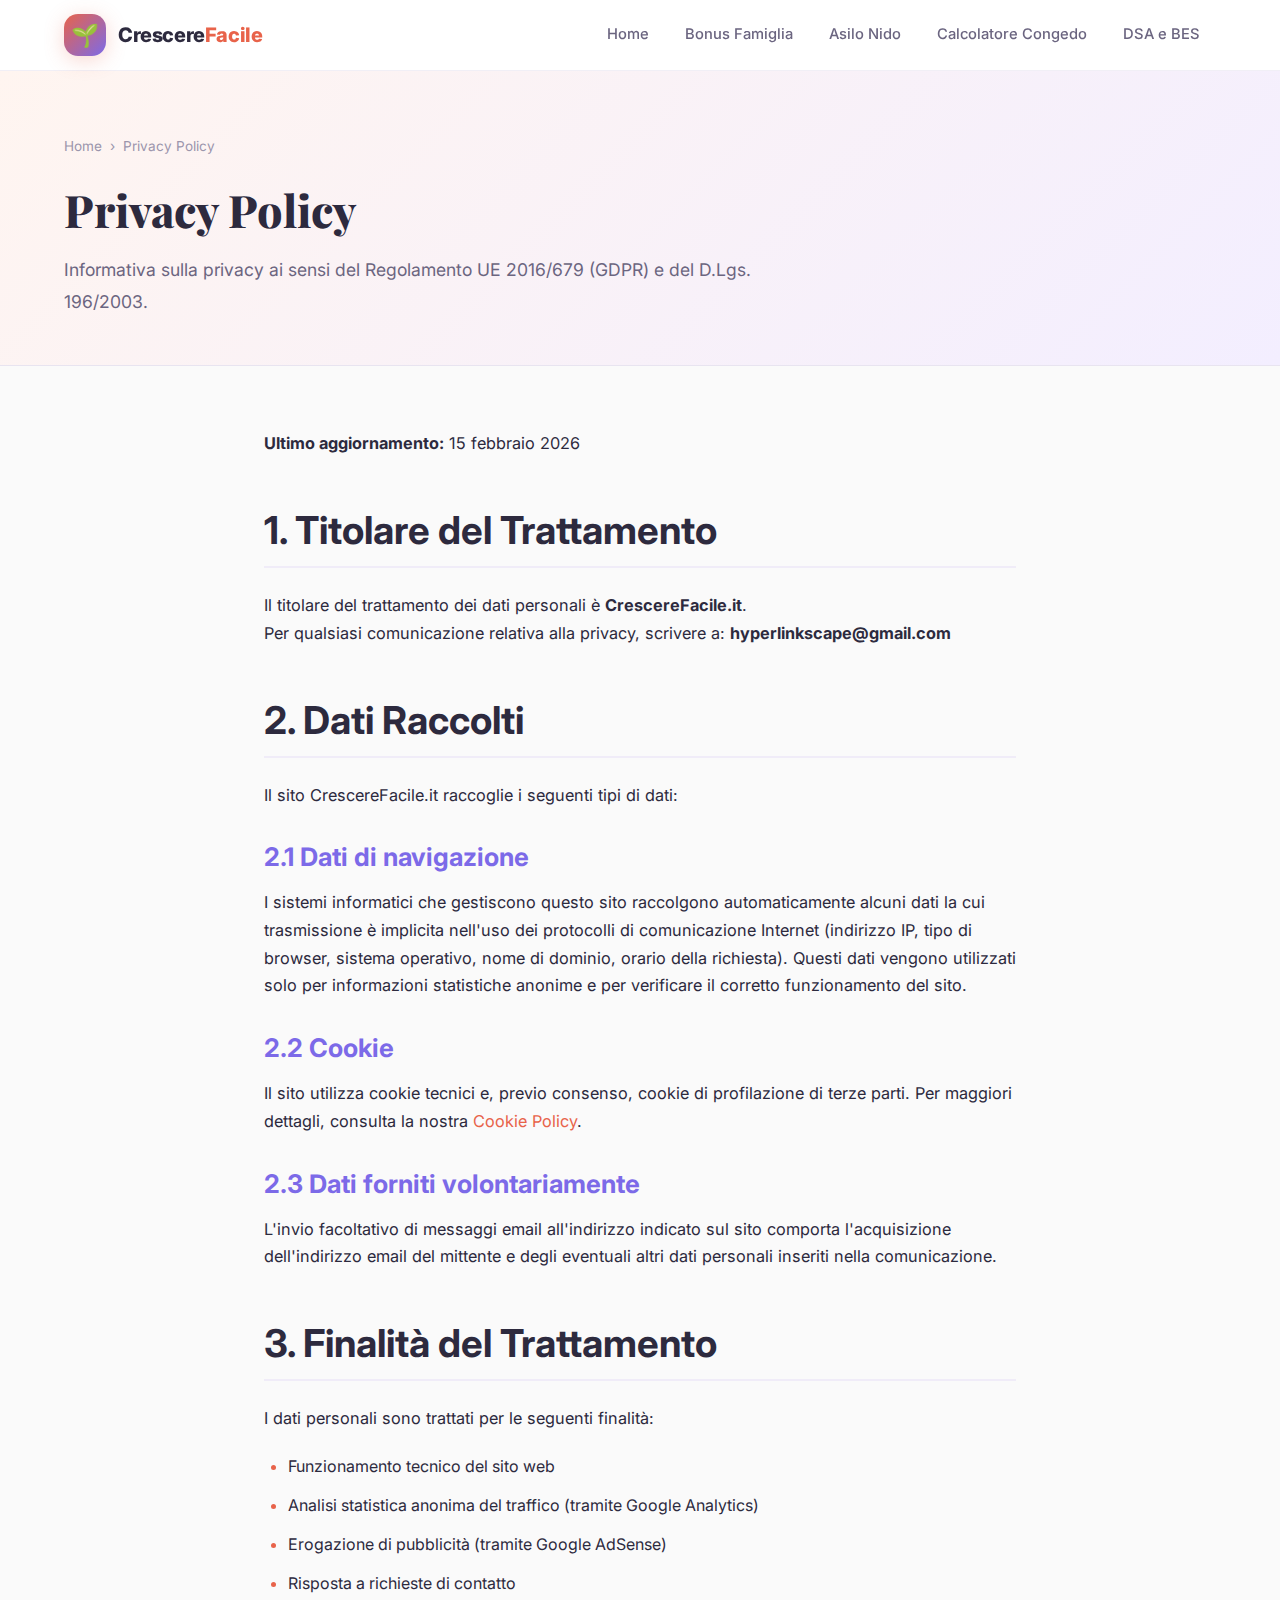
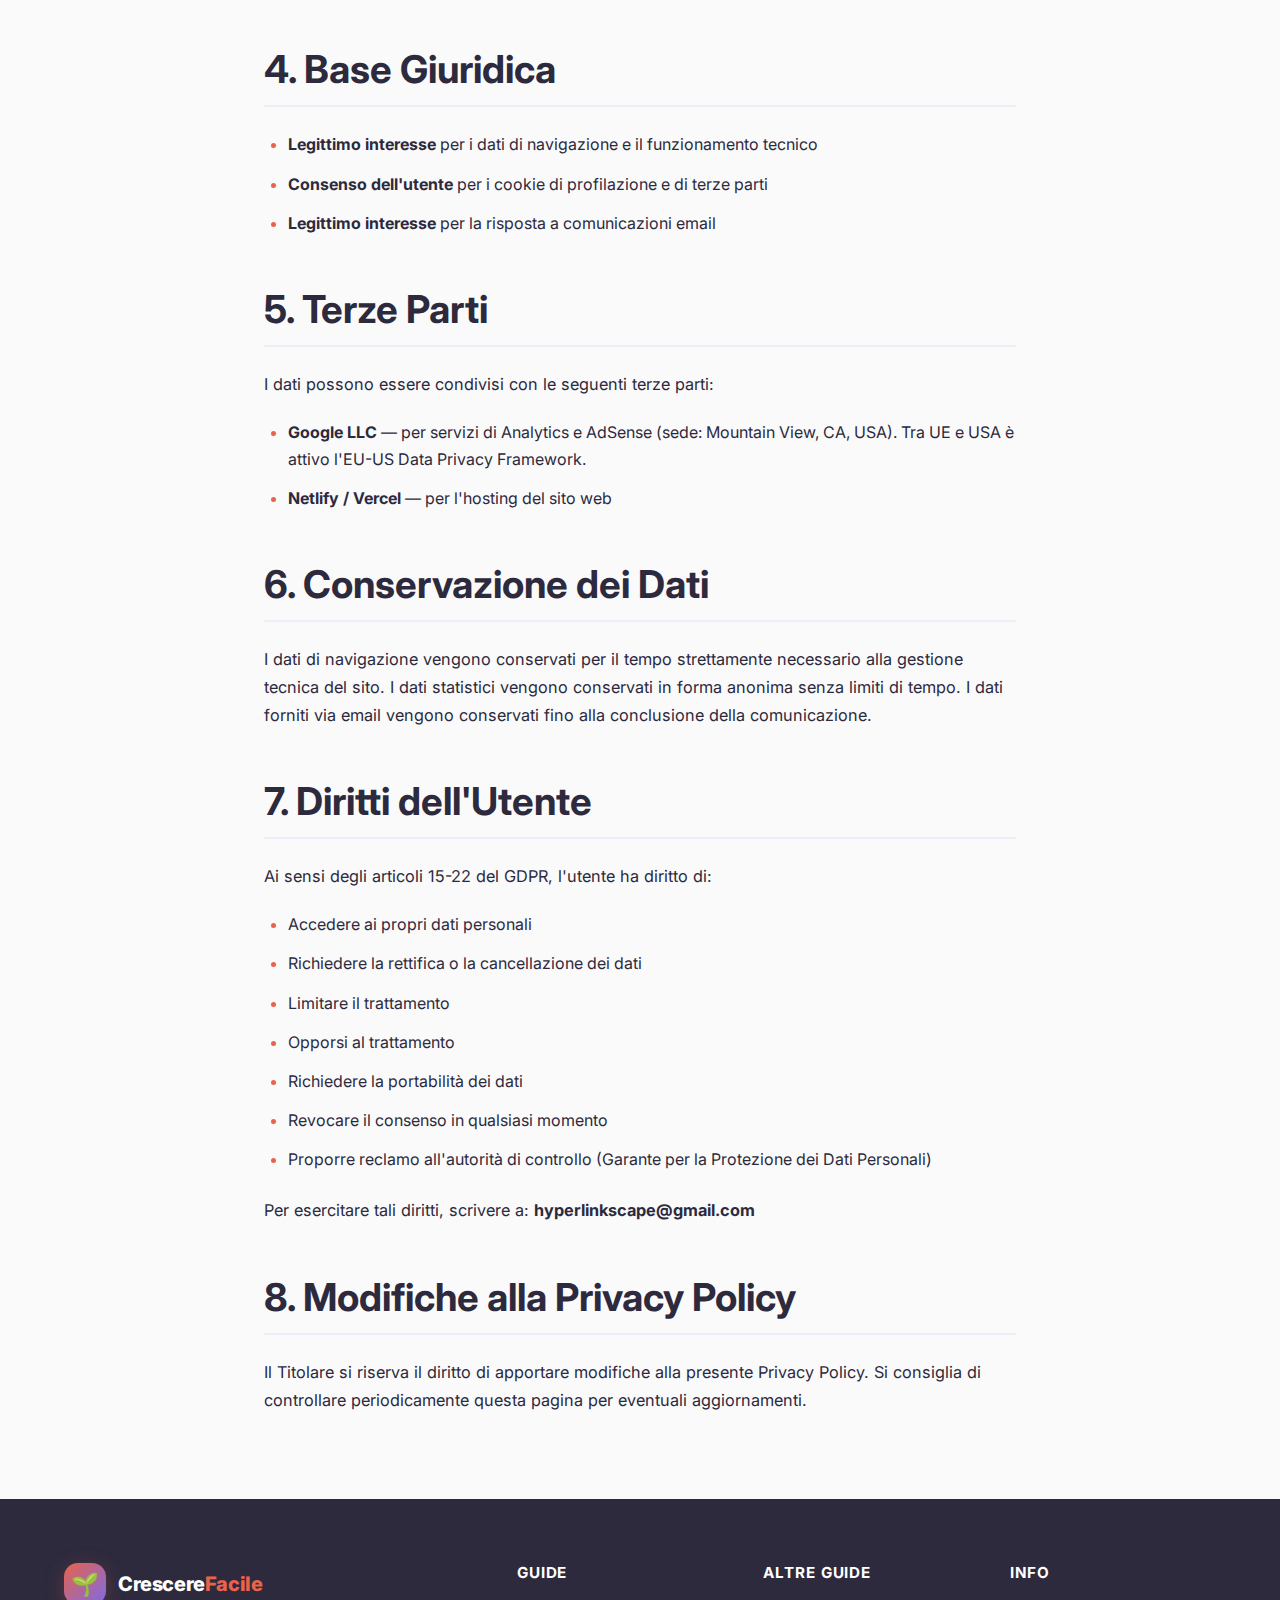
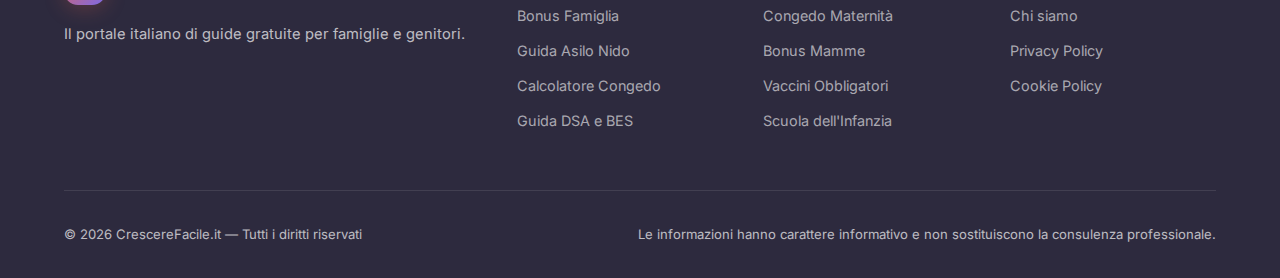
<file: privacy-policy.html>
<!DOCTYPE html>
<html lang="it">

<head>
    <meta charset="UTF-8">
    <meta name="viewport" content="width=device-width, initial-scale=1.0">
    <title>Privacy Policy — CrescereFacile.it</title>
    <meta name="description"
        content="Informativa sulla privacy di CrescereFacile.it ai sensi del GDPR (Regolamento UE 2016/679). Dati raccolti, cookie, diritti dell'utente.">
    <meta name="robots" content="noindex, follow">
    <link rel="canonical" href="https://crescerefacile.it/privacy-policy.html">
    <link rel="stylesheet" href="css/style.css">
    <link rel="icon" type="image/svg+xml" href="favicon.svg">
</head>

<body>

    <nav class="navbar" role="navigation" aria-label="Navigazione principale">
        <div class="container">
            <a href="index.html" class="nav-logo">
                <div class="nav-logo-icon">🌱</div>
                <div class="nav-logo-text">Crescere<span>Facile</span></div>
            </a>
            <button class="nav-toggle" aria-label="Apri menu" aria-expanded="false">☰</button>
            <ul class="nav-links">
                <li><a href="index.html">Home</a></li>
                <li><a href="bonus-famiglia.html">Bonus Famiglia</a></li>
                <li><a href="guida-asilo-nido.html">Asilo Nido</a></li>
                <li><a href="calcolatore-congedo.html">Calcolatore Congedo</a></li>
                <li><a href="guida-dsa-bes.html">DSA e BES</a></li>
            </ul>
        </div>
    </nav>

    <header class="page-header">
        <div class="container">
            <ul class="breadcrumb">
                <li><a href="index.html">Home</a></li>
                <li>›</li>
                <li>Privacy Policy</li>
            </ul>
            <h1>Privacy Policy</h1>
            <p class="lead">Informativa sulla privacy ai sensi del Regolamento UE 2016/679 (GDPR) e del D.Lgs. 196/2003.
            </p>
        </div>
    </header>

    <div class="page-content">
        <div class="container" style="max-width: 800px;">
            <div class="article">

                <p><strong>Ultimo aggiornamento:</strong> 15 febbraio 2026</p>

                <h2>1. Titolare del Trattamento</h2>
                <p>Il titolare del trattamento dei dati personali è <strong>CrescereFacile.it</strong>.<br>
                    Per qualsiasi comunicazione relativa alla privacy, scrivere a:
                    <strong>hyperlinkscape@gmail.com</strong>
                </p>

                <h2>2. Dati Raccolti</h2>
                <p>Il sito CrescereFacile.it raccoglie i seguenti tipi di dati:</p>

                <h3>2.1 Dati di navigazione</h3>
                <p>I sistemi informatici che gestiscono questo sito raccolgono automaticamente alcuni dati la cui
                    trasmissione è implicita nell'uso dei protocolli di comunicazione Internet (indirizzo IP, tipo di
                    browser, sistema operativo, nome di dominio, orario della richiesta). Questi dati vengono utilizzati
                    solo per informazioni statistiche anonime e per verificare il corretto funzionamento del sito.</p>

                <h3>2.2 Cookie</h3>
                <p>Il sito utilizza cookie tecnici e, previo consenso, cookie di profilazione di terze parti. Per
                    maggiori dettagli, consulta la nostra <a href="cookie-policy.html">Cookie Policy</a>.</p>

                <h3>2.3 Dati forniti volontariamente</h3>
                <p>L'invio facoltativo di messaggi email all'indirizzo indicato sul sito comporta l'acquisizione
                    dell'indirizzo email del mittente e degli eventuali altri dati personali inseriti nella
                    comunicazione.</p>

                <h2>3. Finalità del Trattamento</h2>
                <p>I dati personali sono trattati per le seguenti finalità:</p>
                <ul>
                    <li>Funzionamento tecnico del sito web</li>
                    <li>Analisi statistica anonima del traffico (tramite Google Analytics)</li>
                    <li>Erogazione di pubblicità (tramite Google AdSense)</li>
                    <li>Risposta a richieste di contatto</li>
                </ul>

                <h2>4. Base Giuridica</h2>
                <ul>
                    <li><strong>Legittimo interesse</strong> per i dati di navigazione e il funzionamento tecnico</li>
                    <li><strong>Consenso dell'utente</strong> per i cookie di profilazione e di terze parti</li>
                    <li><strong>Legittimo interesse</strong> per la risposta a comunicazioni email</li>
                </ul>

                <h2>5. Terze Parti</h2>
                <p>I dati possono essere condivisi con le seguenti terze parti:</p>
                <ul>
                    <li><strong>Google LLC</strong> — per servizi di Analytics e AdSense (sede: Mountain View, CA, USA).
                        Tra UE e USA è attivo l'EU-US Data Privacy Framework.</li>
                    <li><strong>Netlify / Vercel</strong> — per l'hosting del sito web</li>
                </ul>

                <h2>6. Conservazione dei Dati</h2>
                <p>I dati di navigazione vengono conservati per il tempo strettamente necessario alla gestione tecnica
                    del sito. I dati statistici vengono conservati in forma anonima senza limiti di tempo. I dati
                    forniti via email vengono conservati fino alla conclusione della comunicazione.</p>

                <h2>7. Diritti dell'Utente</h2>
                <p>Ai sensi degli articoli 15-22 del GDPR, l'utente ha diritto di:</p>
                <ul>
                    <li>Accedere ai propri dati personali</li>
                    <li>Richiedere la rettifica o la cancellazione dei dati</li>
                    <li>Limitare il trattamento</li>
                    <li>Opporsi al trattamento</li>
                    <li>Richiedere la portabilità dei dati</li>
                    <li>Revocare il consenso in qualsiasi momento</li>
                    <li>Proporre reclamo all'autorità di controllo (Garante per la Protezione dei Dati Personali)</li>
                </ul>
                <p>Per esercitare tali diritti, scrivere a: <strong>hyperlinkscape@gmail.com</strong></p>

                <h2>8. Modifiche alla Privacy Policy</h2>
                <p>Il Titolare si riserva il diritto di apportare modifiche alla presente Privacy Policy. Si consiglia
                    di controllare periodicamente questa pagina per eventuali aggiornamenti.</p>

            </div>
        </div>
    </div>

    <footer class="footer">
        <div class="container">
            <div class="footer-grid">
                <div class="footer-brand">
                    <a href="index.html" class="nav-logo" style="margin-bottom: var(--sp-2);">
                        <div class="nav-logo-icon">🌱</div>
                        <div class="nav-logo-text" style="color:white;">Crescere<span>Facile</span></div>
                    </a>
                    <p>Il portale italiano di guide gratuite per famiglie e genitori.</p>
                </div>
                <div>
                    <h4>Guide</h4>
                    <ul class="footer-links">
                        <li><a href="bonus-famiglia.html">Bonus Famiglia</a></li>
                        <li><a href="guida-asilo-nido.html">Guida Asilo Nido</a></li>
                        <li><a href="calcolatore-congedo.html">Calcolatore Congedo</a></li>
                        <li><a href="guida-dsa-bes.html">Guida DSA e BES</a></li>
                    </ul>
                </div>
                <div>
                    <h4>Altre Guide</h4>
                    <ul class="footer-links">
                        <li><a href="congedo-maternita.html">Congedo Maternità</a></li>
                        <li><a href="bonus-mamme-lavoratrici.html">Bonus Mamme</a></li>
                        <li><a href="vaccini-obbligatori.html">Vaccini Obbligatori</a></li>
                        <li><a href="guida-scuola-infanzia.html">Scuola dell'Infanzia</a></li>
                    </ul>
                </div>
                <div>
                    <h4>Info</h4>
                    <ul class="footer-links">
                        <li><a href="chi-siamo.html">Chi siamo</a></li>
                        <li><a href="privacy-policy.html">Privacy Policy</a></li>
                        <li><a href="cookie-policy.html">Cookie Policy</a></li>
                    </ul>
                </div>
            </div>
            <div class="footer-bottom">
                <span>© 2026 CrescereFacile.it — Tutti i diritti riservati</span>
                <span>Le informazioni hanno carattere informativo e non sostituiscono la consulenza
                    professionale.</span>
            </div>
        </div>
    </footer>
    <script src="js/main.js"></script>
</body>

</html>
</file>
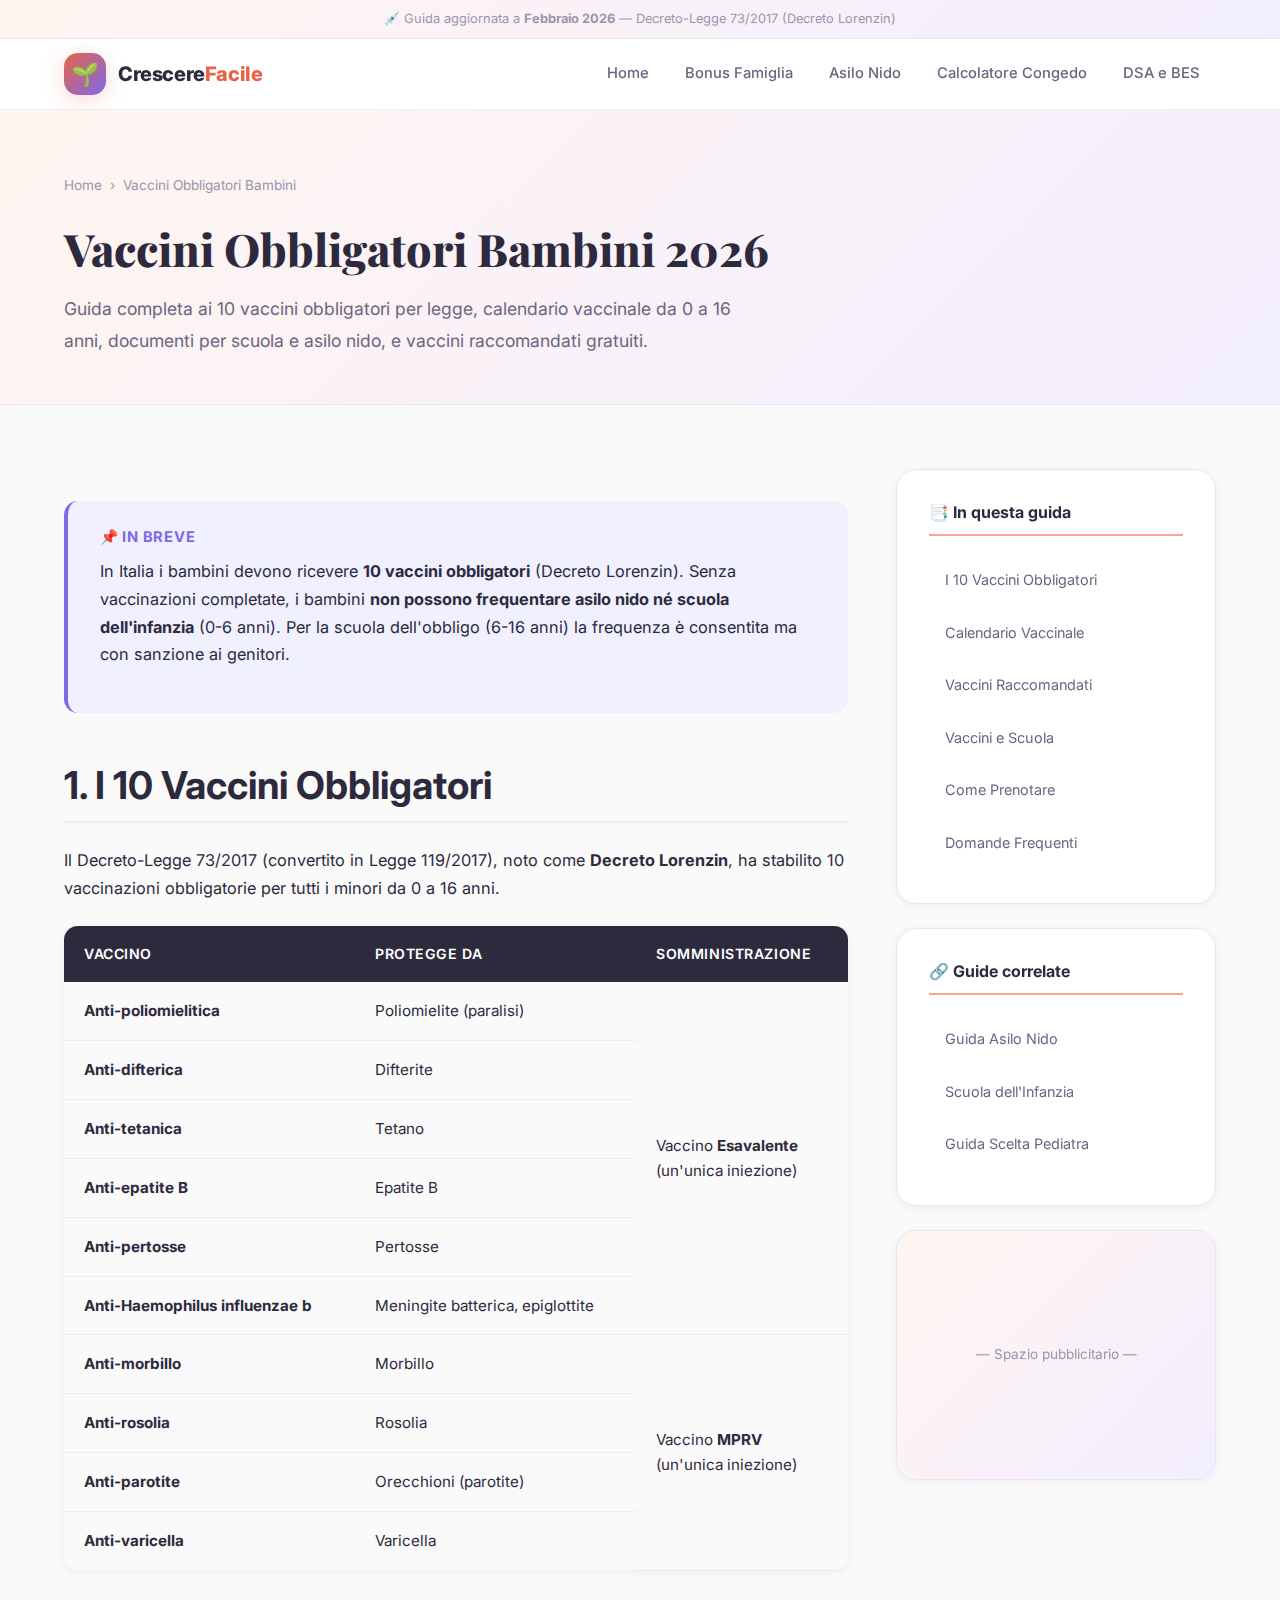
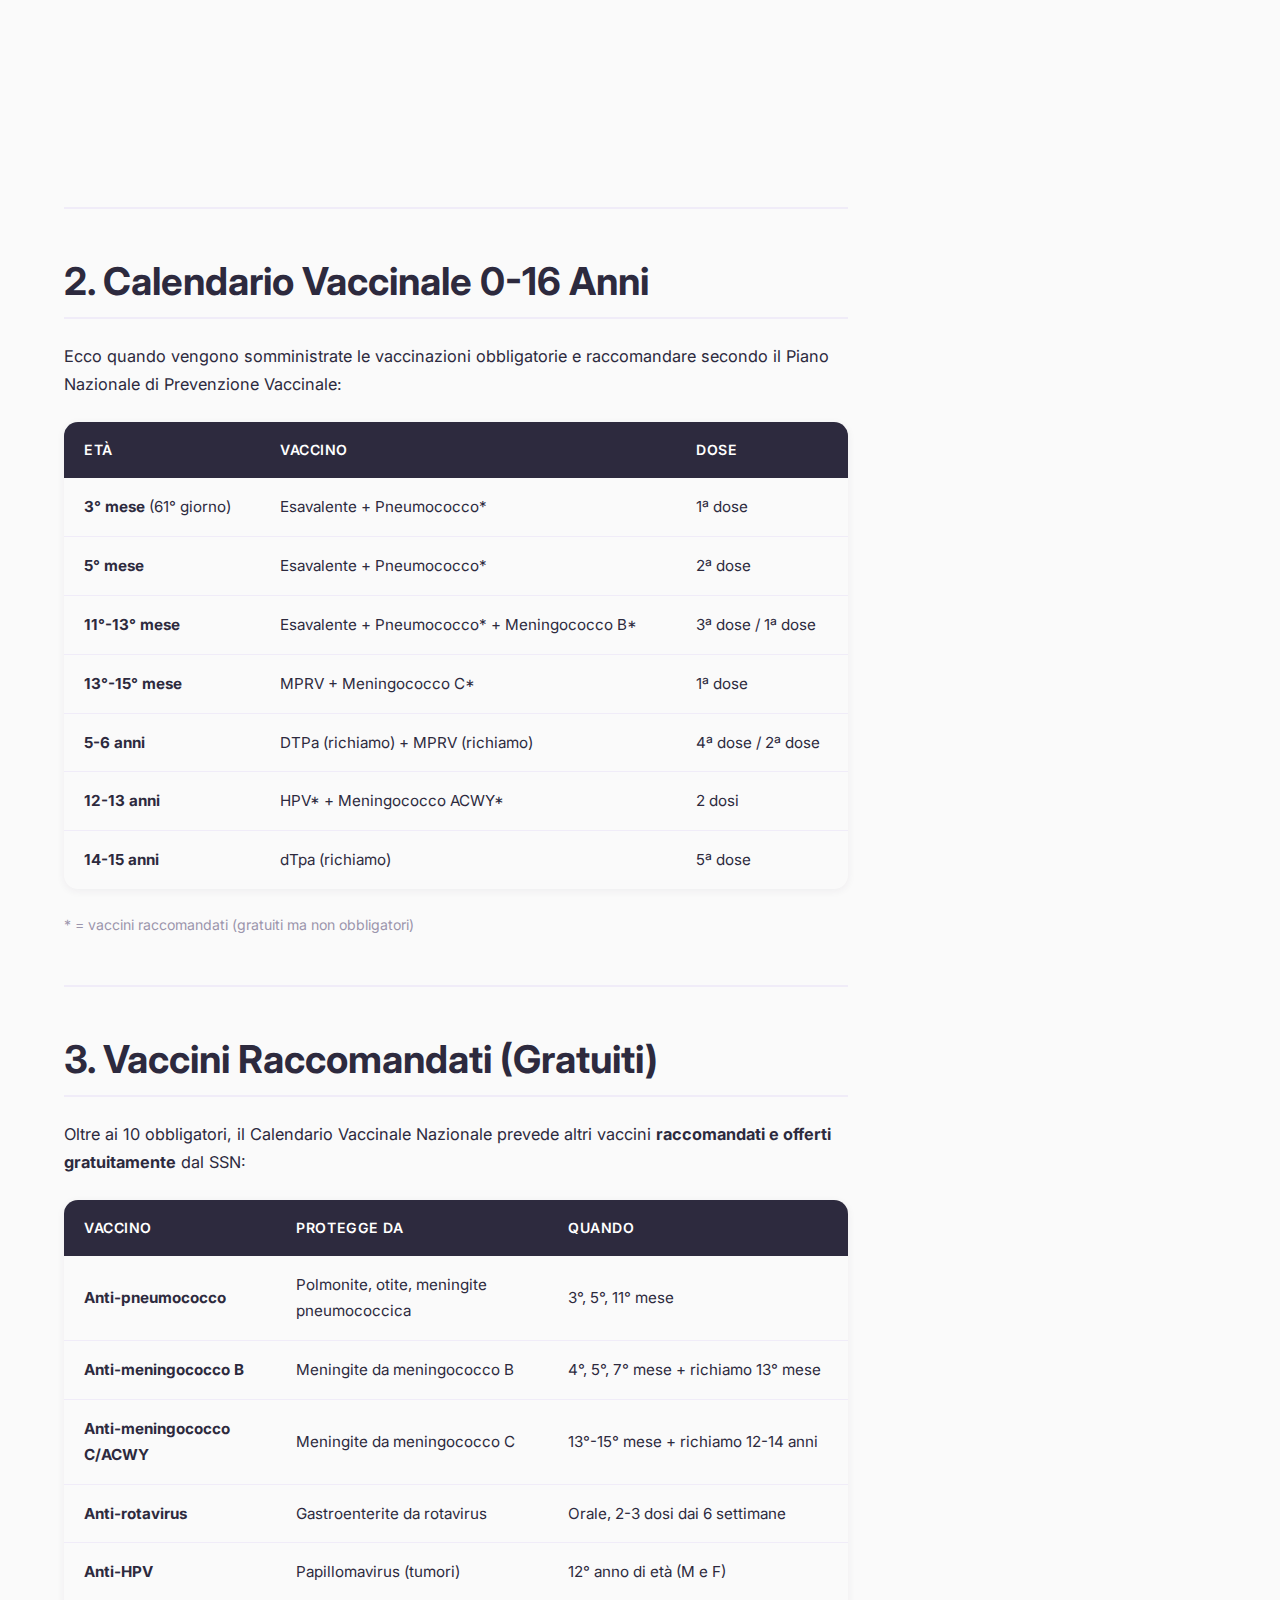
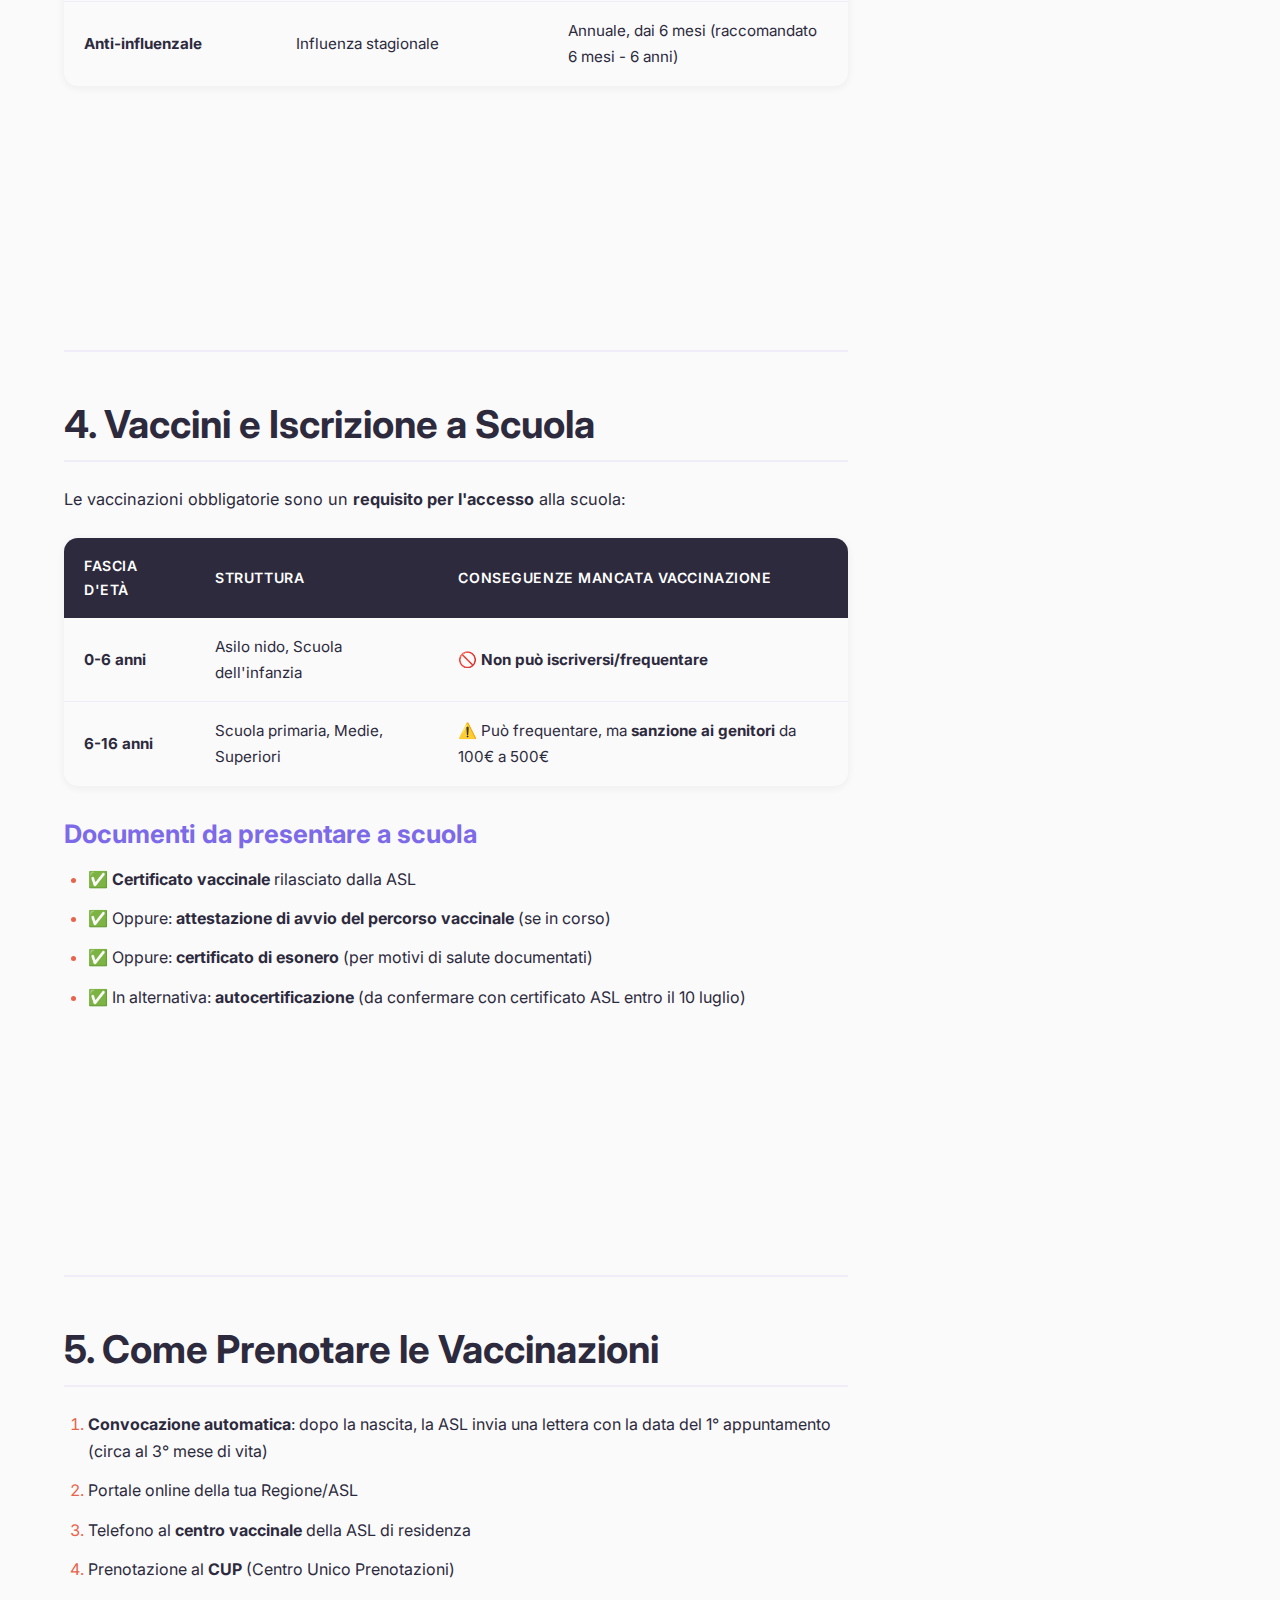
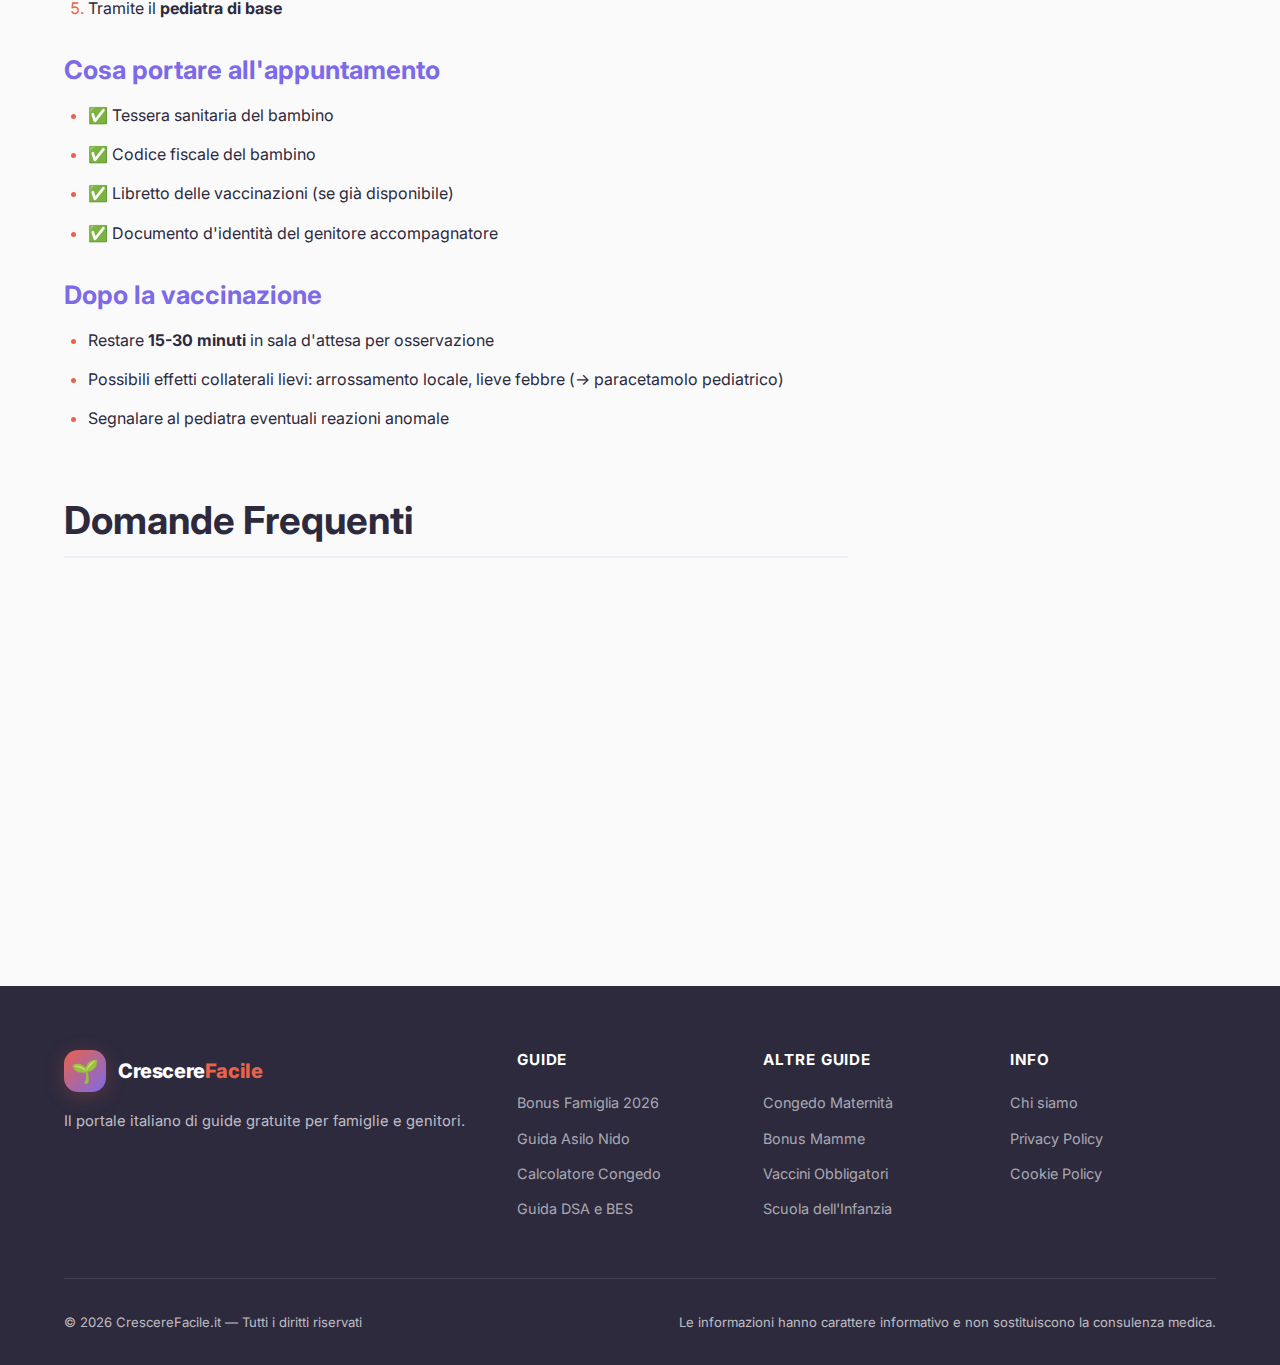
<file: vaccini-obbligatori.html>
<!DOCTYPE html>
<html lang="it">

<head>
    <meta charset="UTF-8">
    <meta name="viewport" content="width=device-width, initial-scale=1.0">
    <title>Vaccini Obbligatori Bambini 2026 — Calendario Vaccinale | CrescereFacile.it</title>
    <meta name="description"
        content="Guida ai 10 vaccini obbligatori per bambini in Italia: calendario vaccinale 0-16 anni, decreto Lorenzin, documenti per scuola e asilo, come prenotare.">
    <meta name="keywords"
        content="vaccini obbligatori bambini, calendario vaccinale, vaccini scuola, decreto Lorenzin, vaccinazioni pediatriche, vaccini neonato">
    <meta name="robots" content="index, follow">
    <link rel="canonical" href="https://crescerefacile.it/vaccini-obbligatori.html">

    <meta property="og:type" content="article">
    <meta property="og:title" content="Vaccini Obbligatori Bambini 2026 — Calendario Vaccinale Completo">
    <meta property="og:description"
        content="I 10 vaccini obbligatori in Italia, calendario 0-16 anni e documenti per scuola e asilo.">
    <meta property="og:url" content="https://crescerefacile.it/vaccini-obbligatori.html">
    <meta property="og:site_name" content="CrescereFacile.it">
    <meta property="og:locale" content="it_IT">

    <link rel="stylesheet" href="css/style.css">
    <link rel="icon" type="image/svg+xml" href="favicon.svg">

    <script type="application/ld+json">
  {
    "@context": "https://schema.org",
    "@type": "Article",
    "headline": "Vaccini Obbligatori Bambini 2026: Calendario Vaccinale Completo",
    "datePublished": "2026-02-15",
    "dateModified": "2026-02-15",
    "author": { "@type": "Organization", "name": "CrescereFacile.it" },
    "publisher": { "@type": "Organization", "name": "CrescereFacile.it" },
    "mainEntityOfPage": "https://crescerefacile.it/vaccini-obbligatori.html",
    "inLanguage": "it-IT"
  }
  </script>

    <script type="application/ld+json">
  {
    "@context": "https://schema.org",
    "@type": "FAQPage",
    "mainEntity": [
      {
        "@type": "Question",
        "name": "Quali sono i vaccini obbligatori per i bambini in Italia?",
        "acceptedAnswer": {
          "@type": "Answer",
          "text": "In Italia sono obbligatori 10 vaccini per i minori da 0 a 16 anni: anti-poliomielitica, anti-difterica, anti-tetanica, anti-epatite B, anti-pertosse, anti-Haemophilus influenzae tipo b, anti-morbillo, anti-rosolia, anti-parotite, anti-varicella. Sono somministrati in forma combinata (esavalente + MPRV)."
        }
      },
      {
        "@type": "Question",
        "name": "Cosa succede se non vaccino mio figlio?",
        "acceptedAnswer": {
          "@type": "Answer",
          "text": "Per i bambini 0-6 anni, la mancata vaccinazione comporta l'impossibilità di iscriversi ad asili nido e scuole dell'infanzia. Per i bambini 6-16 anni, è comunque possibile frequentare la scuola dell'obbligo ma i genitori sono soggetti a una sanzione amministrativa da 100€ a 500€."
        }
      },
      {
        "@type": "Question",
        "name": "I vaccini raccomandati sono gratuiti?",
        "acceptedAnswer": {
          "@type": "Answer",
          "text": "Sì, tutti i vaccini inclusi nel Calendario Vaccinale Nazionale sono offerti gratuitamente dal SSN, sia quelli obbligatori che quelli raccomandati (anti-meningococco B e C, anti-pneumococco, anti-rotavirus, anti-HPV). Vengono somministrati presso i centri vaccinali delle ASL."
        }
      },
      {
        "@type": "Question",
        "name": "Come si prenota la vaccinazione?",
        "acceptedAnswer": {
          "@type": "Answer",
          "text": "Dopo la nascita del bambino, la ASL di residenza invia una convocazione con la data del primo appuntamento vaccinale (generalmente al 3° mese di vita). Si può anche prenotare tramite il CUP della ASL, online sul portale regionale, o telefonando al centro vaccinale."
        }
      }
    ]
  }
  </script>
</head>

<body>

    <div class="top-banner">
        💉 Guida aggiornata a <strong>Febbraio 2026</strong> — Decreto-Legge 73/2017 (Decreto Lorenzin)
    </div>

    <nav class="navbar" role="navigation" aria-label="Navigazione principale">
        <div class="container">
            <a href="index.html" class="nav-logo" aria-label="CrescereFacile homepage">
                <div class="nav-logo-icon">🌱</div>
                <div class="nav-logo-text">Crescere<span>Facile</span></div>
            </a>
            <button class="nav-toggle" aria-label="Apri menu" aria-expanded="false">☰</button>
            <ul class="nav-links">
                <li><a href="index.html">Home</a></li>
                <li><a href="bonus-famiglia.html">Bonus Famiglia</a></li>
                <li><a href="guida-asilo-nido.html">Asilo Nido</a></li>
                <li><a href="calcolatore-congedo.html">Calcolatore Congedo</a></li>
                <li><a href="guida-dsa-bes.html">DSA e BES</a></li>
            </ul>
        </div>
    </nav>

    <header class="page-header">
        <div class="container">
            <ul class="breadcrumb">
                <li><a href="index.html">Home</a></li>
                <li>›</li>
                <li>Vaccini Obbligatori Bambini</li>
            </ul>
            <h1>Vaccini Obbligatori Bambini 2026</h1>
            <p class="lead">Guida completa ai 10 vaccini obbligatori per legge, calendario vaccinale da 0 a 16 anni,
                documenti per scuola e asilo nido, e vaccini raccomandati gratuiti.</p>
        </div>
    </header>

    <div class="page-content">
        <div class="container content-layout">

            <main class="content-main article">

                <div class="info-box important">
                    <div class="info-box-title">📌 In breve</div>
                    <p>In Italia i bambini devono ricevere <strong>10 vaccini obbligatori</strong> (Decreto Lorenzin).
                        Senza vaccinazioni completate, i bambini <strong>non possono frequentare asilo nido né scuola
                            dell'infanzia</strong> (0-6 anni). Per la scuola dell'obbligo (6-16 anni) la frequenza è
                        consentita ma con sanzione ai genitori.</p>
                </div>

                <h2 id="vaccini-obbligatori">1. I 10 Vaccini Obbligatori</h2>

                <p>Il Decreto-Legge 73/2017 (convertito in Legge 119/2017), noto come <strong>Decreto Lorenzin</strong>,
                    ha stabilito 10 vaccinazioni obbligatorie per tutti i minori da 0 a 16 anni.</p>

                <div class="data-table-wrapper">
                    <table class="data-table">
                        <thead>
                            <tr>
                                <th>Vaccino</th>
                                <th>Protegge da</th>
                                <th>Somministrazione</th>
                            </tr>
                        </thead>
                        <tbody>
                            <tr>
                                <td><strong>Anti-poliomielitica</strong></td>
                                <td>Poliomielite (paralisi)</td>
                                <td rowspan="6" style="vertical-align: middle;">Vaccino
                                    <strong>Esavalente</strong><br>(un'unica iniezione)</td>
                            </tr>
                            <tr>
                                <td><strong>Anti-difterica</strong></td>
                                <td>Difterite</td>
                            </tr>
                            <tr>
                                <td><strong>Anti-tetanica</strong></td>
                                <td>Tetano</td>
                            </tr>
                            <tr>
                                <td><strong>Anti-epatite B</strong></td>
                                <td>Epatite B</td>
                            </tr>
                            <tr>
                                <td><strong>Anti-pertosse</strong></td>
                                <td>Pertosse</td>
                            </tr>
                            <tr>
                                <td><strong>Anti-Haemophilus influenzae b</strong></td>
                                <td>Meningite batterica, epiglottite</td>
                            </tr>
                            <tr>
                                <td><strong>Anti-morbillo</strong></td>
                                <td>Morbillo</td>
                                <td rowspan="4" style="vertical-align: middle;">Vaccino
                                    <strong>MPRV</strong><br>(un'unica iniezione)</td>
                            </tr>
                            <tr>
                                <td><strong>Anti-rosolia</strong></td>
                                <td>Rosolia</td>
                            </tr>
                            <tr>
                                <td><strong>Anti-parotite</strong></td>
                                <td>Orecchioni (parotite)</td>
                            </tr>
                            <tr>
                                <td><strong>Anti-varicella</strong></td>
                                <td>Varicella</td>
                            </tr>
                        </tbody>
                    </table>
                </div>

                <div class="info-box tip">
                    <div class="info-box-title">💡 Buono a sapersi</div>
                    <p>I 10 vaccini obbligatori vengono somministrati con sole <strong>2 iniezioni</strong>: il vaccino
                        esavalente (6 vaccini in 1) e il vaccino MPRV (4 vaccini in 1). Il bambino non riceve 10
                        iniezioni separate!</p>
                </div>

                <hr style="margin: var(--sp-12) 0; border: none; border-top: 2px solid var(--clr-divider);">

                <h2 id="calendario">2. Calendario Vaccinale 0-16 Anni</h2>

                <p>Ecco quando vengono somministrate le vaccinazioni obbligatorie e raccomandare secondo il Piano
                    Nazionale di Prevenzione Vaccinale:</p>

                <div class="data-table-wrapper">
                    <table class="data-table">
                        <thead>
                            <tr>
                                <th>Età</th>
                                <th>Vaccino</th>
                                <th>Dose</th>
                            </tr>
                        </thead>
                        <tbody>
                            <tr>
                                <td><strong>3° mese</strong> (61° giorno)</td>
                                <td>Esavalente + Pneumococco*</td>
                                <td>1ª dose</td>
                            </tr>
                            <tr>
                                <td><strong>5° mese</strong></td>
                                <td>Esavalente + Pneumococco*</td>
                                <td>2ª dose</td>
                            </tr>
                            <tr>
                                <td><strong>11°-13° mese</strong></td>
                                <td>Esavalente + Pneumococco* + Meningococco B*</td>
                                <td>3ª dose / 1ª dose</td>
                            </tr>
                            <tr>
                                <td><strong>13°-15° mese</strong></td>
                                <td>MPRV + Meningococco C*</td>
                                <td>1ª dose</td>
                            </tr>
                            <tr>
                                <td><strong>5-6 anni</strong></td>
                                <td>DTPa (richiamo) + MPRV (richiamo)</td>
                                <td>4ª dose / 2ª dose</td>
                            </tr>
                            <tr>
                                <td><strong>12-13 anni</strong></td>
                                <td>HPV* + Meningococco ACWY*</td>
                                <td>2 dosi</td>
                            </tr>
                            <tr>
                                <td><strong>14-15 anni</strong></td>
                                <td>dTpa (richiamo)</td>
                                <td>5ª dose</td>
                            </tr>
                        </tbody>
                    </table>
                </div>

                <p style="font-size: 0.88rem; color: var(--clr-text-muted);">* = vaccini raccomandati (gratuiti ma non
                    obbligatori)</p>

                <hr style="margin: var(--sp-12) 0; border: none; border-top: 2px solid var(--clr-divider);">

                <h2 id="raccomandati">3. Vaccini Raccomandati (Gratuiti)</h2>

                <p>Oltre ai 10 obbligatori, il Calendario Vaccinale Nazionale prevede altri vaccini <strong>raccomandati
                        e offerti gratuitamente</strong> dal SSN:</p>

                <div class="data-table-wrapper">
                    <table class="data-table">
                        <thead>
                            <tr>
                                <th>Vaccino</th>
                                <th>Protegge da</th>
                                <th>Quando</th>
                            </tr>
                        </thead>
                        <tbody>
                            <tr>
                                <td><strong>Anti-pneumococco</strong></td>
                                <td>Polmonite, otite, meningite pneumococcica</td>
                                <td>3°, 5°, 11° mese</td>
                            </tr>
                            <tr>
                                <td><strong>Anti-meningococco B</strong></td>
                                <td>Meningite da meningococco B</td>
                                <td>4°, 5°, 7° mese + richiamo 13° mese</td>
                            </tr>
                            <tr>
                                <td><strong>Anti-meningococco C/ACWY</strong></td>
                                <td>Meningite da meningococco C</td>
                                <td>13°-15° mese + richiamo 12-14 anni</td>
                            </tr>
                            <tr>
                                <td><strong>Anti-rotavirus</strong></td>
                                <td>Gastroenterite da rotavirus</td>
                                <td>Orale, 2-3 dosi dai 6 settimane</td>
                            </tr>
                            <tr>
                                <td><strong>Anti-HPV</strong></td>
                                <td>Papillomavirus (tumori)</td>
                                <td>12° anno di età (M e F)</td>
                            </tr>
                            <tr>
                                <td><strong>Anti-influenzale</strong></td>
                                <td>Influenza stagionale</td>
                                <td>Annuale, dai 6 mesi (raccomandato 6 mesi - 6 anni)</td>
                            </tr>
                        </tbody>
                    </table>
                </div>

                <div class="info-box bonus">
                    <div class="info-box-title">✅ Consiglio dei pediatri</div>
                    <p>I pediatri italiani raccomandano fortemente di effettuare <strong>tutti</strong> i vaccini del
                        calendario (obbligatori + raccomandati). In particolare, il vaccino anti-meningococco B e il
                        rotavirus sono considerati molto importanti per i neonati.</p>
                </div>

                <hr style="margin: var(--sp-12) 0; border: none; border-top: 2px solid var(--clr-divider);">

                <h2 id="scuola">4. Vaccini e Iscrizione a Scuola</h2>

                <p>Le vaccinazioni obbligatorie sono un <strong>requisito per l'accesso</strong> alla scuola:</p>

                <div class="data-table-wrapper">
                    <table class="data-table">
                        <thead>
                            <tr>
                                <th>Fascia d'età</th>
                                <th>Struttura</th>
                                <th>Conseguenze mancata vaccinazione</th>
                            </tr>
                        </thead>
                        <tbody>
                            <tr>
                                <td><strong>0-6 anni</strong></td>
                                <td>Asilo nido, Scuola dell'infanzia</td>
                                <td>🚫 <strong>Non può iscriversi/frequentare</strong></td>
                            </tr>
                            <tr>
                                <td><strong>6-16 anni</strong></td>
                                <td>Scuola primaria, Medie, Superiori</td>
                                <td>⚠️ Può frequentare, ma <strong>sanzione ai genitori</strong> da 100€ a 500€</td>
                            </tr>
                        </tbody>
                    </table>
                </div>

                <h3>Documenti da presentare a scuola</h3>
                <ul>
                    <li>✅ <strong>Certificato vaccinale</strong> rilasciato dalla ASL</li>
                    <li>✅ Oppure: <strong>attestazione di avvio del percorso vaccinale</strong> (se in corso)</li>
                    <li>✅ Oppure: <strong>certificato di esonero</strong> (per motivi di salute documentati)</li>
                    <li>✅ In alternativa: <strong>autocertificazione</strong> (da confermare con certificato ASL entro
                        il 10 luglio)</li>
                </ul>

                <div class="info-box warning">
                    <div class="info-box-title">⚠️ Vaccinazione in ritardo</div>
                    <p>Se il tuo bambino è in ritardo con le vaccinazioni, <strong>non è mai troppo tardi</strong>!
                        Contatta la tua ASL per recuperare le dosi mancanti. La ASL definirà un calendario di recupero
                        personalizzato. Nel frattempo, puoi presentare alla scuola l'attestazione di avvio del percorso
                        di recupero.</p>
                </div>

                <hr style="margin: var(--sp-12) 0; border: none; border-top: 2px solid var(--clr-divider);">

                <h2 id="prenotare">5. Come Prenotare le Vaccinazioni</h2>

                <ol>
                    <li><strong>Convocazione automatica</strong>: dopo la nascita, la ASL invia una lettera con la data
                        del 1° appuntamento (circa al 3° mese di vita)</li>
                    <li>Portale online della tua Regione/ASL</li>
                    <li>Telefono al <strong>centro vaccinale</strong> della ASL di residenza</li>
                    <li>Prenotazione al <strong>CUP</strong> (Centro Unico Prenotazioni)</li>
                    <li>Tramite il <strong>pediatra di base</strong></li>
                </ol>

                <h3>Cosa portare all'appuntamento</h3>
                <ul>
                    <li>✅ Tessera sanitaria del bambino</li>
                    <li>✅ Codice fiscale del bambino</li>
                    <li>✅ Libretto delle vaccinazioni (se già disponibile)</li>
                    <li>✅ Documento d'identità del genitore accompagnatore</li>
                </ul>

                <h3>Dopo la vaccinazione</h3>
                <ul>
                    <li>Restare <strong>15-30 minuti</strong> in sala d'attesa per osservazione</li>
                    <li>Possibili effetti collaterali lievi: arrossamento locale, lieve febbre (→ paracetamolo
                        pediatrico)</li>
                    <li>Segnalare al pediatra eventuali reazioni anomale</li>
                </ul>

                <!-- FAQ -->
                <h2 id="faq" style="margin-top: var(--sp-16);">Domande Frequenti</h2>

                <div class="faq-list">
                    <div class="faq-item">
                        <button class="faq-question">Quali sono i 10 vaccini obbligatori?<span
                                class="arrow">▼</span></button>
                        <div class="faq-answer">
                            <div class="faq-answer-inner">I 10 vaccini obbligatori in Italia sono: anti-poliomielitica,
                                anti-difterica, anti-tetanica, anti-epatite B, anti-pertosse, anti-Haemophilus
                                influenzae tipo b (somministrati con il vaccino esavalente), anti-morbillo,
                                anti-rosolia, anti-parotite e anti-varicella (somministrati con il vaccino MPRV).</div>
                        </div>
                    </div>
                    <div class="faq-item">
                        <button class="faq-question">Cosa succede se non vaccino mio figlio?<span
                                class="arrow">▼</span></button>
                        <div class="faq-answer">
                            <div class="faq-answer-inner">Per i bambini 0-6 anni, la mancata vaccinazione impedisce
                                l'iscrizione ad asili nido e scuole dell'infanzia. Per i bambini 6-16 anni, possono
                                frequentare la scuola dell'obbligo ma i genitori sono soggetti a una sanzione
                                amministrativa da 100€ a 500€. La ASL avvia comunque un percorso di sensibilizzazione.
                            </div>
                        </div>
                    </div>
                    <div class="faq-item">
                        <button class="faq-question">I vaccini raccomandati sono gratuiti?<span
                                class="arrow">▼</span></button>
                        <div class="faq-answer">
                            <div class="faq-answer-inner">Sì! Tutti i vaccini inclusi nel Calendario Vaccinale Nazionale
                                sono offerti gratuitamente dal Servizio Sanitario Nazionale, compresi quelli
                                raccomandati come anti-meningococco, anti-pneumococco, anti-rotavirus e anti-HPV.</div>
                        </div>
                    </div>
                    <div class="faq-item">
                        <button class="faq-question">Come si prenota la vaccinazione?<span
                                class="arrow">▼</span></button>
                        <div class="faq-answer">
                            <div class="faq-answer-inner">Generalmente la ASL invia una convocazione automatica dopo la
                                nascita. In alternativa, puoi prenotare contattando il centro vaccinale della tua ASL,
                                tramite il portale online regionale, il CUP, o chiedendo al pediatra di base.</div>
                        </div>
                    </div>
                </div>

            </main>

            <aside class="sidebar">
                <div class="sidebar-card">
                    <h4>📑 In questa guida</h4>
                    <ul class="sidebar-links">
                        <li><a href="#vaccini-obbligatori">I 10 Vaccini Obbligatori</a></li>
                        <li><a href="#calendario">Calendario Vaccinale</a></li>
                        <li><a href="#raccomandati">Vaccini Raccomandati</a></li>
                        <li><a href="#scuola">Vaccini e Scuola</a></li>
                        <li><a href="#prenotare">Come Prenotare</a></li>
                        <li><a href="#faq">Domande Frequenti</a></li>
                    </ul>
                </div>
                <div class="sidebar-card">
                    <h4>🔗 Guide correlate</h4>
                    <ul class="sidebar-links">
                        <li><a href="guida-asilo-nido.html">Guida Asilo Nido</a></li>
                        <li><a href="guida-scuola-infanzia.html">Scuola dell'Infanzia</a></li>
                        <li><a href="guida-pediatra.html">Guida Scelta Pediatra</a></li>
                    </ul>
                </div>
                <div class="sidebar-card"
                    style="text-align:center; color: var(--clr-text-muted); font-size:0.85rem; min-height:250px; display:flex; align-items:center; justify-content:center; background: var(--grad-warm);">
                    <span>— Spazio pubblicitario —</span>
                </div>
            </aside>
        </div>
    </div>

    <footer class="footer">
        <div class="container">
            <div class="footer-grid">
                <div class="footer-brand">
                    <a href="index.html" class="nav-logo" style="margin-bottom: var(--sp-2);">
                        <div class="nav-logo-icon">🌱</div>
                        <div class="nav-logo-text" style="color:white;">Crescere<span>Facile</span></div>
                    </a>
                    <p>Il portale italiano di guide gratuite per famiglie e genitori.</p>
                </div>
                <div>
                    <h4>Guide</h4>
                    <ul class="footer-links">
                        <li><a href="bonus-famiglia.html">Bonus Famiglia 2026</a></li>
                        <li><a href="guida-asilo-nido.html">Guida Asilo Nido</a></li>
                        <li><a href="calcolatore-congedo.html">Calcolatore Congedo</a></li>
                        <li><a href="guida-dsa-bes.html">Guida DSA e BES</a></li>
                    </ul>
                </div>
                <div>
                    <h4>Altre Guide</h4>
                    <ul class="footer-links">
                        <li><a href="congedo-maternita.html">Congedo Maternità</a></li>
                        <li><a href="bonus-mamme-lavoratrici.html">Bonus Mamme</a></li>
                        <li><a href="vaccini-obbligatori.html">Vaccini Obbligatori</a></li>
                        <li><a href="guida-scuola-infanzia.html">Scuola dell'Infanzia</a></li>
                    </ul>
                </div>
                <div>
                    <h4>Info</h4>
                    <ul class="footer-links">
                        <li><a href="chi-siamo.html">Chi siamo</a></li>
                        <li><a href="privacy-policy.html">Privacy Policy</a></li>
                        <li><a href="cookie-policy.html">Cookie Policy</a></li>
                    </ul>
                </div>
            </div>
            <div class="footer-bottom">
                <span>© 2026 CrescereFacile.it — Tutti i diritti riservati</span>
                <span>Le informazioni hanno carattere informativo e non sostituiscono la consulenza medica.</span>
            </div>
        </div>
    </footer>
    <script src="js/main.js"></script>
</body>

</html>
</file>
<file: css/style.css>
/* ======================================
   CrescereFacile.it — Design System
   Famiglia & Genitori • 2026
   ====================================== */

/* ---------- Google Fonts ---------- */
@import url('https://fonts.googleapis.com/css2?family=Inter:wght@300;400;500;600;700;800;900&family=Playfair+Display:wght@600;700;800&display=swap');

/* ---------- CSS Variables ---------- */
:root {
  /* Palette — warm, nurturing, family-oriented */
  --clr-primary: #E8634A;       /* Warm coral */
  --clr-primary-dark: #D14E36;
  --clr-primary-light: #F9A68C;
  --clr-secondary: #7C6AE8;     /* Soft lavender */
  --clr-secondary-light: #B5AAFF;
  --clr-accent: #3DC2A0;        /* Fresh mint */
  --clr-accent-light: #7FE0C6;

  /* Gradients */
  --grad-hero: linear-gradient(135deg, #E8634A 0%, #F9A68C 40%, #B5AAFF 100%);
  --grad-card: linear-gradient(145deg, rgba(255,255,255,0.85), rgba(255,255,255,0.55));
  --grad-warm: linear-gradient(135deg, #FFF5F0 0%, #F3EEFF 100%);
  --grad-cta: linear-gradient(135deg, #E8634A, #7C6AE8);

  /* Neutrals */
  --clr-bg: #FAFAFA;
  --clr-surface: #FFFFFF;
  --clr-text: #2D2A3E;
  --clr-text-light: #6B6580;
  --clr-text-muted: #9B95AC;
  --clr-border: #E8E4F0;
  --clr-divider: #F0ECF8;

  /* Shadows */
  --shadow-sm: 0 2px 8px rgba(45,42,62,0.06);
  --shadow-md: 0 8px 24px rgba(45,42,62,0.08);
  --shadow-lg: 0 16px 48px rgba(45,42,62,0.12);
  --shadow-glow: 0 4px 20px rgba(232,99,74,0.25);
  --shadow-card: 0 8px 32px rgba(45,42,62,0.08), 0 2px 8px rgba(45,42,62,0.04);

  /* Typography */
  --font-body: 'Inter', -apple-system, BlinkMacSystemFont, 'Segoe UI', Roboto, sans-serif;
  --font-display: 'Playfair Display', Georgia, serif;

  /* Spacing */
  --sp-1: 0.25rem;
  --sp-2: 0.5rem;
  --sp-3: 0.75rem;
  --sp-4: 1rem;
  --sp-5: 1.25rem;
  --sp-6: 1.5rem;
  --sp-8: 2rem;
  --sp-10: 2.5rem;
  --sp-12: 3rem;
  --sp-16: 4rem;
  --sp-20: 5rem;
  --sp-24: 6rem;

  /* Radius */
  --radius-sm: 8px;
  --radius-md: 14px;
  --radius-lg: 20px;
  --radius-xl: 28px;
  --radius-full: 9999px;

  /* Transitions */
  --ease-out: cubic-bezier(0.25, 0.46, 0.45, 0.94);
  --ease-spring: cubic-bezier(0.34, 1.56, 0.64, 1);
  --duration-fast: 0.2s;
  --duration-normal: 0.35s;
  --duration-slow: 0.5s;
}

/* ---------- Reset ---------- */
*, *::before, *::after {
  box-sizing: border-box;
  margin: 0;
  padding: 0;
}

html {
  scroll-behavior: smooth;
  font-size: 16px;
  -webkit-text-size-adjust: 100%;
}

body {
  font-family: var(--font-body);
  color: var(--clr-text);
  background: var(--clr-bg);
  line-height: 1.7;
  -webkit-font-smoothing: antialiased;
  -moz-osx-font-smoothing: grayscale;
  overflow-x: hidden;
}

img {
  max-width: 100%;
  height: auto;
  display: block;
}

a {
  color: var(--clr-primary);
  text-decoration: none;
  transition: color var(--duration-fast) var(--ease-out);
}

a:hover {
  color: var(--clr-primary-dark);
}

h1, h2, h3, h4, h5, h6 {
  line-height: 1.25;
  font-weight: 700;
  color: var(--clr-text);
}

h1 { font-family: var(--font-display); font-size: clamp(2.2rem, 5vw, 3.5rem); font-weight: 800; }
h2 { font-size: clamp(1.6rem, 3.5vw, 2.4rem); }
h3 { font-size: clamp(1.2rem, 2.5vw, 1.6rem); }

ul, ol { list-style-position: inside; }

/* ---------- Layout ---------- */
.container {
  width: 100%;
  max-width: 1200px;
  margin: 0 auto;
  padding: 0 var(--sp-6);
}

.section {
  padding: var(--sp-20) 0;
}

/* ---------- Top Banner (AdSense-ready) ---------- */
.top-banner {
  background: var(--grad-warm);
  text-align: center;
  padding: var(--sp-2) var(--sp-4);
  font-size: 0.8rem;
  color: var(--clr-text-muted);
  border-bottom: 1px solid var(--clr-border);
}

/* ---------- Navigation ---------- */
.navbar {
  background: rgba(255,255,255,0.92);
  backdrop-filter: blur(20px);
  -webkit-backdrop-filter: blur(20px);
  border-bottom: 1px solid rgba(232,228,240,0.6);
  position: sticky;
  top: 0;
  z-index: 1000;
  transition: box-shadow var(--duration-normal) var(--ease-out);
}

.navbar.scrolled {
  box-shadow: var(--shadow-md);
}

.navbar .container {
  display: flex;
  align-items: center;
  justify-content: space-between;
  height: 70px;
}

.nav-logo {
  display: flex;
  align-items: center;
  gap: var(--sp-3);
  text-decoration: none;
  color: var(--clr-text);
}

.nav-logo-icon {
  width: 42px;
  height: 42px;
  background: var(--grad-cta);
  border-radius: var(--radius-md);
  display: flex;
  align-items: center;
  justify-content: center;
  font-size: 1.4rem;
  color: white;
  box-shadow: var(--shadow-glow);
}

.nav-logo-text {
  font-weight: 800;
  font-size: 1.25rem;
  letter-spacing: -0.02em;
}

.nav-logo-text span {
  color: var(--clr-primary);
}

.nav-links {
  display: flex;
  align-items: center;
  gap: var(--sp-1);
  list-style: none;
}

.nav-links a {
  display: block;
  padding: var(--sp-2) var(--sp-4);
  border-radius: var(--radius-sm);
  font-size: 0.92rem;
  font-weight: 500;
  color: var(--clr-text-light);
  transition: all var(--duration-fast) var(--ease-out);
  white-space: nowrap;
}

.nav-links a:hover,
.nav-links a.active {
  color: var(--clr-primary);
  background: rgba(232,99,74,0.08);
}

/* Mobile menu button */
.nav-toggle {
  display: none;
  background: none;
  border: none;
  cursor: pointer;
  padding: var(--sp-2);
  border-radius: var(--radius-sm);
  color: var(--clr-text);
  font-size: 1.5rem;
  transition: background var(--duration-fast);
}

.nav-toggle:hover {
  background: rgba(232,99,74,0.08);
}

/* ---------- Hero Section ---------- */
.hero {
  background: var(--grad-hero);
  padding: var(--sp-24) 0 var(--sp-20);
  position: relative;
  overflow: hidden;
}

.hero::before {
  content: '';
  position: absolute;
  top: -60%;
  right: -20%;
  width: 700px;
  height: 700px;
  background: radial-gradient(circle, rgba(255,255,255,0.15) 0%, transparent 70%);
  border-radius: 50%;
  animation: float 8s ease-in-out infinite;
}

.hero::after {
  content: '';
  position: absolute;
  bottom: -40%;
  left: -15%;
  width: 500px;
  height: 500px;
  background: radial-gradient(circle, rgba(124,106,232,0.2) 0%, transparent 70%);
  border-radius: 50%;
  animation: float 10s ease-in-out infinite reverse;
}

@keyframes float {
  0%, 100% { transform: translateY(0) rotate(0deg); }
  50% { transform: translateY(-30px) rotate(3deg); }
}

.hero .container {
  position: relative;
  z-index: 1;
  text-align: center;
}

.hero h1 {
  color: white;
  margin-bottom: var(--sp-6);
  text-shadow: 0 2px 12px rgba(0,0,0,0.15);
}

.hero-subtitle {
  font-size: clamp(1.05rem, 2vw, 1.3rem);
  color: rgba(255,255,255,0.92);
  max-width: 650px;
  margin: 0 auto var(--sp-10);
  font-weight: 400;
  line-height: 1.8;
}

.hero-badges {
  display: flex;
  justify-content: center;
  gap: var(--sp-4);
  flex-wrap: wrap;
  margin-bottom: var(--sp-10);
}

.hero-badge {
  display: inline-flex;
  align-items: center;
  gap: var(--sp-2);
  background: rgba(255,255,255,0.2);
  backdrop-filter: blur(10px);
  padding: var(--sp-2) var(--sp-5);
  border-radius: var(--radius-full);
  color: white;
  font-size: 0.9rem;
  font-weight: 500;
  border: 1px solid rgba(255,255,255,0.25);
}

/* ---------- Cards Grid ---------- */
.cards-grid {
  display: grid;
  grid-template-columns: repeat(auto-fit, minmax(280px, 1fr));
  gap: var(--sp-8);
}

.card {
  background: var(--grad-card);
  backdrop-filter: blur(16px);
  -webkit-backdrop-filter: blur(16px);
  border: 1px solid rgba(255,255,255,0.6);
  border-radius: var(--radius-lg);
  padding: var(--sp-10) var(--sp-8);
  box-shadow: var(--shadow-card);
  transition: all var(--duration-normal) var(--ease-spring);
  text-decoration: none;
  color: var(--clr-text);
  display: flex;
  flex-direction: column;
  position: relative;
  overflow: hidden;
}

.card::before {
  content: '';
  position: absolute;
  top: 0;
  left: 0;
  right: 0;
  height: 4px;
  background: var(--grad-cta);
  opacity: 0;
  transition: opacity var(--duration-normal) var(--ease-out);
}

.card:hover {
  transform: translateY(-8px);
  box-shadow: var(--shadow-lg);
}

.card:hover::before {
  opacity: 1;
}

.card-icon {
  width: 64px;
  height: 64px;
  border-radius: var(--radius-md);
  display: flex;
  align-items: center;
  justify-content: center;
  font-size: 1.8rem;
  margin-bottom: var(--sp-6);
  flex-shrink: 0;
}

.card-icon.coral { background: linear-gradient(135deg, #FFE8E2, #FFD0C5); }
.card-icon.lavender { background: linear-gradient(135deg, #EDE8FF, #D8D0FF); }
.card-icon.mint { background: linear-gradient(135deg, #E0F8F0, #C0F0E0); }
.card-icon.gold { background: linear-gradient(135deg, #FFF3DB, #FFE5B0); }

.card h3 {
  margin-bottom: var(--sp-3);
  font-size: 1.25rem;
}

.card p {
  color: var(--clr-text-light);
  font-size: 0.95rem;
  line-height: 1.7;
  flex-grow: 1;
}

.card-link {
  display: inline-flex;
  align-items: center;
  gap: var(--sp-2);
  color: var(--clr-primary);
  font-weight: 600;
  font-size: 0.92rem;
  margin-top: var(--sp-6);
  transition: gap var(--duration-fast) var(--ease-out);
}

.card:hover .card-link {
  gap: var(--sp-3);
}

/* ---------- Content Page Layout ---------- */
.page-header {
  background: var(--grad-warm);
  padding: var(--sp-16) 0 var(--sp-12);
  border-bottom: 1px solid var(--clr-border);
}

.page-header .breadcrumb {
  display: flex;
  align-items: center;
  gap: var(--sp-2);
  font-size: 0.85rem;
  color: var(--clr-text-muted);
  margin-bottom: var(--sp-6);
  list-style: none;
  flex-wrap: wrap;
}

.page-header .breadcrumb a {
  color: var(--clr-text-muted);
}

.page-header .breadcrumb a:hover {
  color: var(--clr-primary);
}

.page-header h1 {
  font-size: clamp(1.8rem, 4vw, 2.8rem);
  margin-bottom: var(--sp-4);
}

.page-header .lead {
  font-size: 1.1rem;
  color: var(--clr-text-light);
  max-width: 700px;
  line-height: 1.8;
}

.page-content {
  padding: var(--sp-16) 0;
}

.content-layout {
  display: grid;
  grid-template-columns: 1fr 320px;
  gap: var(--sp-12);
  align-items: start;
}

.content-main {
  min-width: 0;
}

/* ---------- Article styles ---------- */
.article h2 {
  margin-top: var(--sp-12);
  margin-bottom: var(--sp-6);
  padding-bottom: var(--sp-3);
  border-bottom: 2px solid var(--clr-divider);
}

.article h2:first-child {
  margin-top: 0;
}

.article h3 {
  margin-top: var(--sp-8);
  margin-bottom: var(--sp-4);
  color: var(--clr-secondary);
}

.article p {
  margin-bottom: var(--sp-5);
  font-size: 1.02rem;
}

.article ul, .article ol {
  margin-bottom: var(--sp-6);
  padding-left: var(--sp-6);
  list-style-position: outside;
}

.article li {
  margin-bottom: var(--sp-3);
  font-size: 1rem;
}

.article li::marker {
  color: var(--clr-primary);
}

/* Info boxes */
.info-box {
  padding: var(--sp-6) var(--sp-8);
  border-radius: var(--radius-md);
  margin: var(--sp-8) 0;
  border-left: 4px solid;
  position: relative;
}

.info-box.tip {
  background: #F0FFF8;
  border-color: var(--clr-accent);
}

.info-box.warning {
  background: #FFF8F0;
  border-color: #F5A623;
}

.info-box.important {
  background: #F0F0FF;
  border-color: var(--clr-secondary);
}

.info-box.bonus {
  background: linear-gradient(135deg, #FFF5F0, #FFF0E8);
  border-color: var(--clr-primary);
}

.info-box-title {
  font-weight: 700;
  font-size: 0.92rem;
  text-transform: uppercase;
  letter-spacing: 0.05em;
  margin-bottom: var(--sp-2);
}

.info-box.tip .info-box-title { color: var(--clr-accent); }
.info-box.warning .info-box-title { color: #F5A623; }
.info-box.important .info-box-title { color: var(--clr-secondary); }
.info-box.bonus .info-box-title { color: var(--clr-primary); }

/* Data tables */
.data-table-wrapper {
  overflow-x: auto;
  margin: var(--sp-6) 0;
  border-radius: var(--radius-md);
  box-shadow: var(--shadow-sm);
}

.data-table {
  width: 100%;
  border-collapse: collapse;
  font-size: 0.95rem;
}

.data-table th {
  background: var(--clr-text);
  color: white;
  padding: var(--sp-4) var(--sp-5);
  text-align: left;
  font-weight: 600;
  font-size: 0.88rem;
  text-transform: uppercase;
  letter-spacing: 0.04em;
}

.data-table td {
  padding: var(--sp-4) var(--sp-5);
  border-bottom: 1px solid var(--clr-divider);
}

.data-table tbody tr:hover {
  background: rgba(232,99,74,0.04);
}

.data-table tbody tr:last-child td {
  border-bottom: none;
}

/* ---------- Sidebar ---------- */
.sidebar {
  position: sticky;
  top: 90px;
}

.sidebar-card {
  background: var(--clr-surface);
  border: 1px solid var(--clr-border);
  border-radius: var(--radius-lg);
  padding: var(--sp-8);
  margin-bottom: var(--sp-6);
  box-shadow: var(--shadow-sm);
}

.sidebar-card h4 {
  font-size: 1rem;
  margin-bottom: var(--sp-5);
  padding-bottom: var(--sp-3);
  border-bottom: 2px solid var(--clr-primary-light);
}

.sidebar-links {
  list-style: none;
  padding: 0;
}

.sidebar-links li {
  margin-bottom: var(--sp-1);
}

.sidebar-links a {
  display: block;
  padding: var(--sp-3) var(--sp-4);
  border-radius: var(--radius-sm);
  font-size: 0.9rem;
  color: var(--clr-text-light);
  transition: all var(--duration-fast);
}

.sidebar-links a:hover {
  background: rgba(232,99,74,0.08);
  color: var(--clr-primary);
}

/* ---------- Calculator Tool ---------- */
.calc-wrapper {
  background: var(--clr-surface);
  border: 1px solid var(--clr-border);
  border-radius: var(--radius-xl);
  padding: var(--sp-10);
  box-shadow: var(--shadow-md);
  margin: var(--sp-8) 0;
}

.calc-form {
  display: grid;
  grid-template-columns: 1fr 1fr;
  gap: var(--sp-6);
}

.form-group {
  display: flex;
  flex-direction: column;
  gap: var(--sp-2);
}

.form-group.full-width {
  grid-column: 1 / -1;
}

.form-group label {
  font-weight: 600;
  font-size: 0.9rem;
  color: var(--clr-text);
}

.form-group small {
  font-size: 0.8rem;
  color: var(--clr-text-muted);
}

.form-input,
.form-select {
  padding: var(--sp-4) var(--sp-5);
  border: 2px solid var(--clr-border);
  border-radius: var(--radius-md);
  font-size: 1rem;
  font-family: var(--font-body);
  color: var(--clr-text);
  background: var(--clr-surface);
  transition: border-color var(--duration-fast);
  -webkit-appearance: none;
}

.form-input:focus,
.form-select:focus {
  outline: none;
  border-color: var(--clr-primary);
  box-shadow: 0 0 0 3px rgba(232,99,74,0.15);
}

.btn {
  display: inline-flex;
  align-items: center;
  justify-content: center;
  gap: var(--sp-3);
  padding: var(--sp-4) var(--sp-8);
  border: none;
  border-radius: var(--radius-md);
  font-size: 1rem;
  font-weight: 600;
  font-family: var(--font-body);
  cursor: pointer;
  transition: all var(--duration-normal) var(--ease-spring);
  text-decoration: none;
}

.btn-primary {
  background: var(--grad-cta);
  color: white;
  box-shadow: var(--shadow-glow);
}

.btn-primary:hover {
  transform: translateY(-2px);
  box-shadow: 0 6px 24px rgba(232,99,74,0.35);
  color: white;
}

.btn-lg {
  padding: var(--sp-5) var(--sp-10);
  font-size: 1.08rem;
  border-radius: var(--radius-lg);
}

.calc-results {
  margin-top: var(--sp-8);
  padding-top: var(--sp-8);
  border-top: 2px solid var(--clr-divider);
  display: none;
}

.calc-results.visible {
  display: block;
  animation: fadeInUp 0.5s var(--ease-out);
}

@keyframes fadeInUp {
  from { opacity: 0; transform: translateY(16px); }
  to { opacity: 1; transform: translateY(0); }
}

.result-cards {
  display: grid;
  grid-template-columns: repeat(auto-fit, minmax(200px, 1fr));
  gap: var(--sp-5);
}

.result-card {
  background: var(--grad-warm);
  border-radius: var(--radius-md);
  padding: var(--sp-6);
  text-align: center;
}

.result-card .value {
  font-size: 2rem;
  font-weight: 800;
  color: var(--clr-primary);
  line-height: 1.2;
}

.result-card .label {
  font-size: 0.85rem;
  color: var(--clr-text-muted);
  margin-top: var(--sp-2);
}

/* ---------- FAQ Accordion ---------- */
.faq-list {
  margin: var(--sp-8) 0;
}

.faq-item {
  border: 1px solid var(--clr-border);
  border-radius: var(--radius-md);
  margin-bottom: var(--sp-3);
  overflow: hidden;
  transition: box-shadow var(--duration-fast);
}

.faq-item:hover {
  box-shadow: var(--shadow-sm);
}

.faq-question {
  display: flex;
  align-items: center;
  justify-content: space-between;
  width: 100%;
  padding: var(--sp-5) var(--sp-6);
  background: var(--clr-surface);
  border: none;
  cursor: pointer;
  font-size: 1rem;
  font-weight: 600;
  font-family: var(--font-body);
  color: var(--clr-text);
  text-align: left;
  transition: background var(--duration-fast);
}

.faq-question:hover {
  background: var(--clr-divider);
}

.faq-question .arrow {
  font-size: 1.2rem;
  transition: transform var(--duration-normal) var(--ease-spring);
  flex-shrink: 0;
  margin-left: var(--sp-4);
}

.faq-item.open .faq-question .arrow {
  transform: rotate(180deg);
}

.faq-answer {
  max-height: 0;
  overflow: hidden;
  transition: max-height var(--duration-normal) var(--ease-out);
}

.faq-answer-inner {
  padding: 0 var(--sp-6) var(--sp-6);
  color: var(--clr-text-light);
  font-size: 0.95rem;
  line-height: 1.8;
}

.faq-item.open .faq-answer {
  max-height: 500px;
}

/* ---------- Footer ---------- */
.footer {
  background: var(--clr-text);
  color: rgba(255,255,255,0.7);
  padding: var(--sp-16) 0 var(--sp-8);
}

.footer-grid {
  display: grid;
  grid-template-columns: 2fr 1fr 1fr 1fr;
  gap: var(--sp-10);
  margin-bottom: var(--sp-12);
}

.footer-brand p {
  font-size: 0.92rem;
  line-height: 1.8;
  margin-top: var(--sp-4);
}

.footer h4 {
  color: white;
  font-size: 0.95rem;
  text-transform: uppercase;
  letter-spacing: 0.06em;
  margin-bottom: var(--sp-5);
}

.footer-links {
  list-style: none;
  padding: 0;
}

.footer-links li {
  margin-bottom: var(--sp-2);
}

.footer-links a {
  color: rgba(255,255,255,0.6);
  font-size: 0.9rem;
  transition: color var(--duration-fast);
}

.footer-links a:hover {
  color: var(--clr-primary-light);
}

.footer-bottom {
  border-top: 1px solid rgba(255,255,255,0.1);
  padding-top: var(--sp-8);
  display: flex;
  justify-content: space-between;
  align-items: center;
  font-size: 0.82rem;
  flex-wrap: wrap;
  gap: var(--sp-4);
}

/* ---------- Responsive ---------- */
@media (max-width: 1024px) {
  .content-layout {
    grid-template-columns: 1fr;
  }
  .sidebar {
    position: static;
  }
}

@media (max-width: 768px) {
  .nav-links {
    display: none;
    position: absolute;
    top: 70px;
    left: 0;
    right: 0;
    background: rgba(255,255,255,0.98);
    backdrop-filter: blur(20px);
    flex-direction: column;
    padding: var(--sp-4);
    border-bottom: 1px solid var(--clr-border);
    box-shadow: var(--shadow-md);
  }

  .nav-links.open {
    display: flex;
  }

  .nav-toggle {
    display: block;
  }

  .hero {
    padding: var(--sp-16) 0 var(--sp-12);
  }

  .hero-badges {
    flex-direction: column;
    align-items: center;
  }

  .cards-grid {
    grid-template-columns: 1fr;
    gap: var(--sp-5);
  }

  .calc-form {
    grid-template-columns: 1fr;
  }

  .footer-grid {
    grid-template-columns: 1fr 1fr;
    gap: var(--sp-8);
  }

  .section {
    padding: var(--sp-12) 0;
  }
}

@media (max-width: 480px) {
  .container {
    padding: 0 var(--sp-4);
  }

  .footer-grid {
    grid-template-columns: 1fr;
  }

  .result-cards {
    grid-template-columns: 1fr;
  }
}

/* ---------- Utility classes ---------- */
.text-center { text-align: center; }
.text-muted { color: var(--clr-text-muted); }
.text-primary { color: var(--clr-primary); }
.mt-2 { margin-top: var(--sp-8); }
.mt-3 { margin-top: var(--sp-12); }
.mb-2 { margin-top: var(--sp-8); }
.sr-only {
  position: absolute;
  width: 1px;
  height: 1px;
  overflow: hidden;
  clip: rect(0,0,0,0);
  white-space: nowrap;
}

/* ---------- Print ---------- */
@media print {
  .navbar, .footer, .sidebar, .top-banner { display: none; }
  body { font-size: 12pt; color: black; }
  .content-layout { grid-template-columns: 1fr; }
}
</file>
